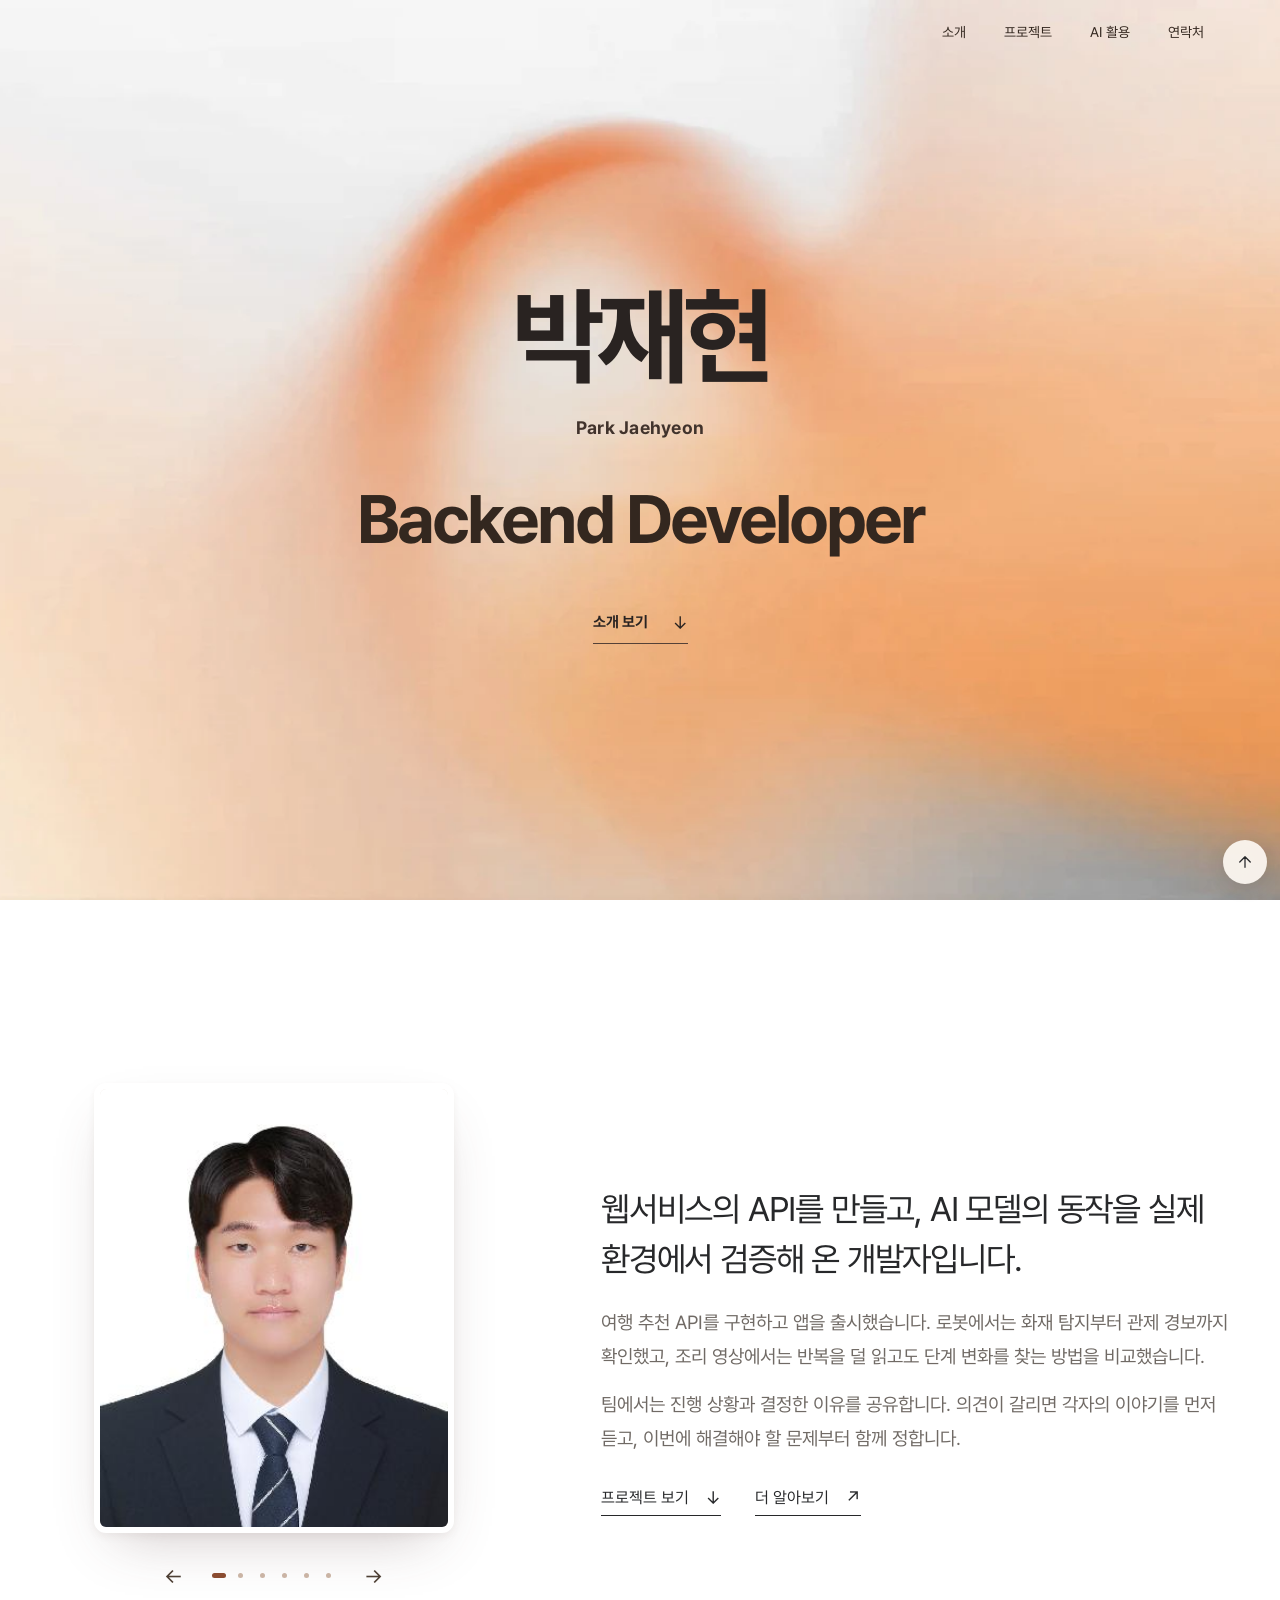
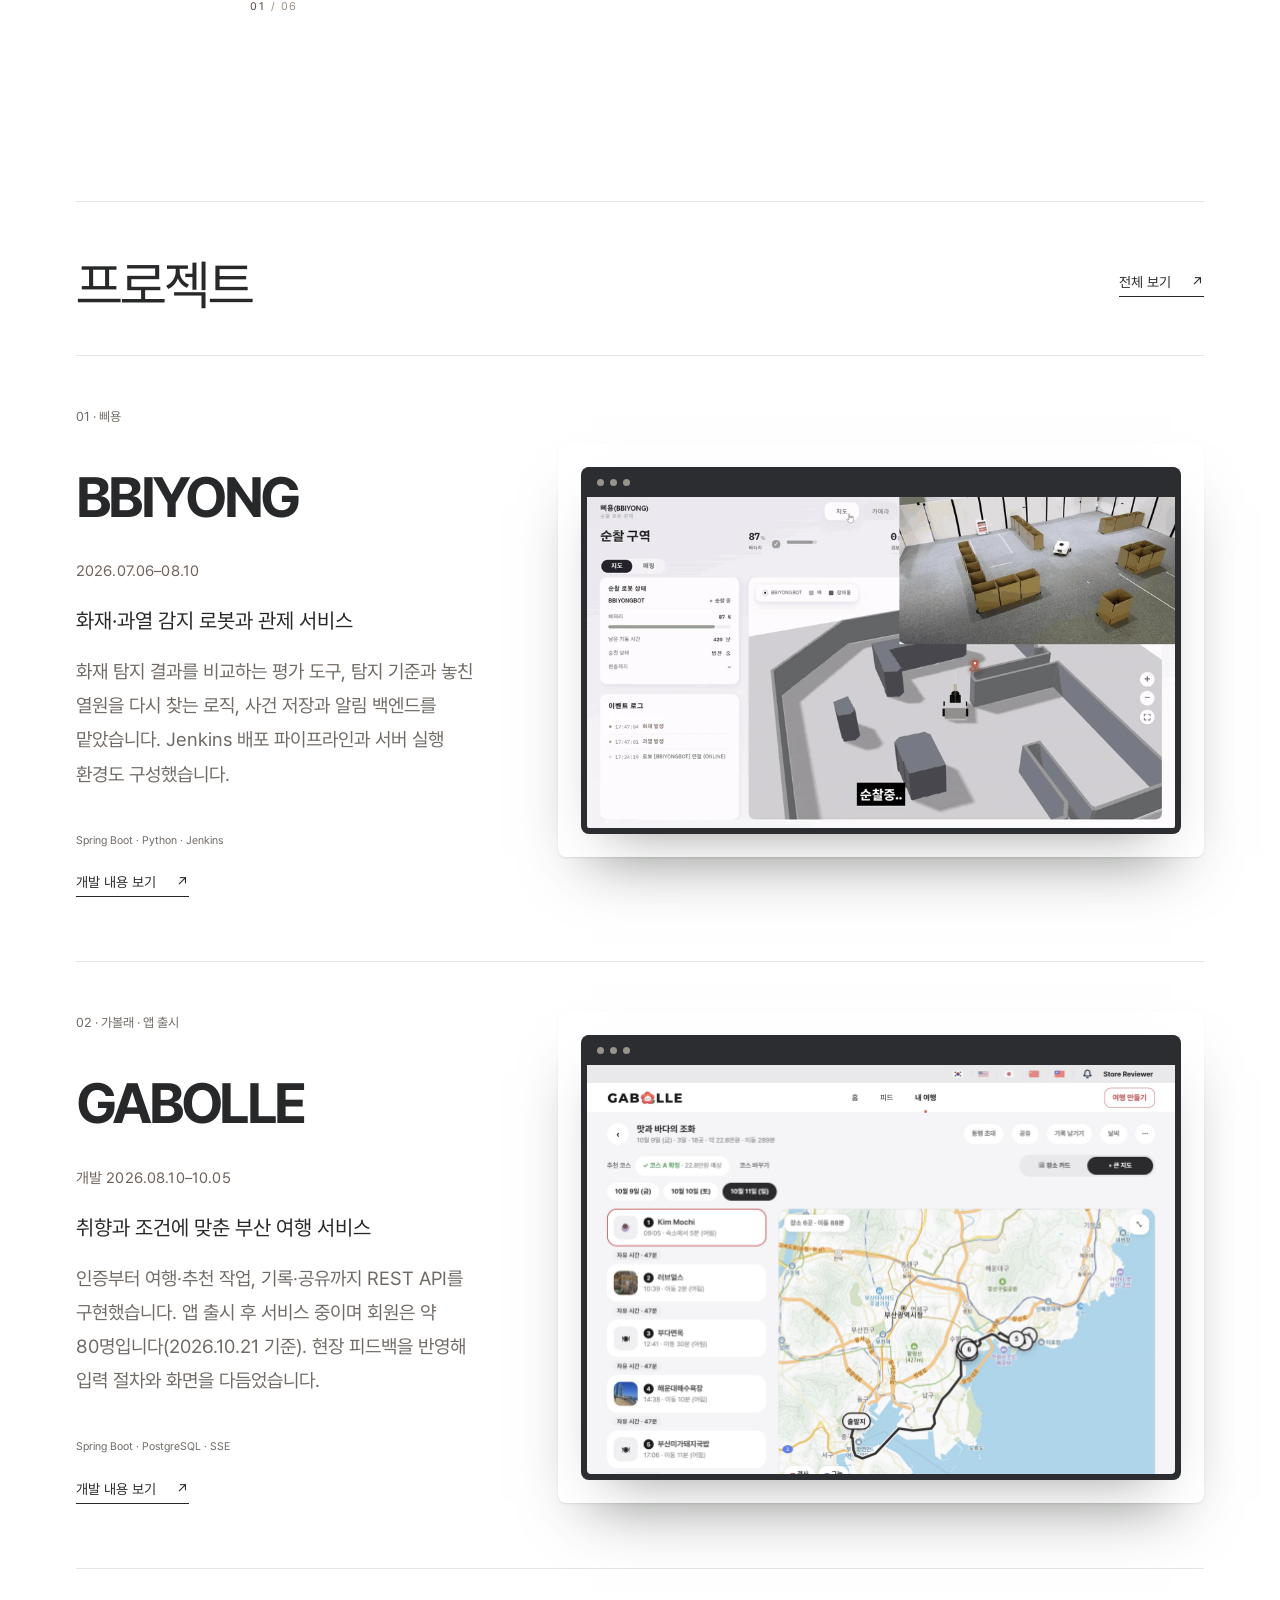
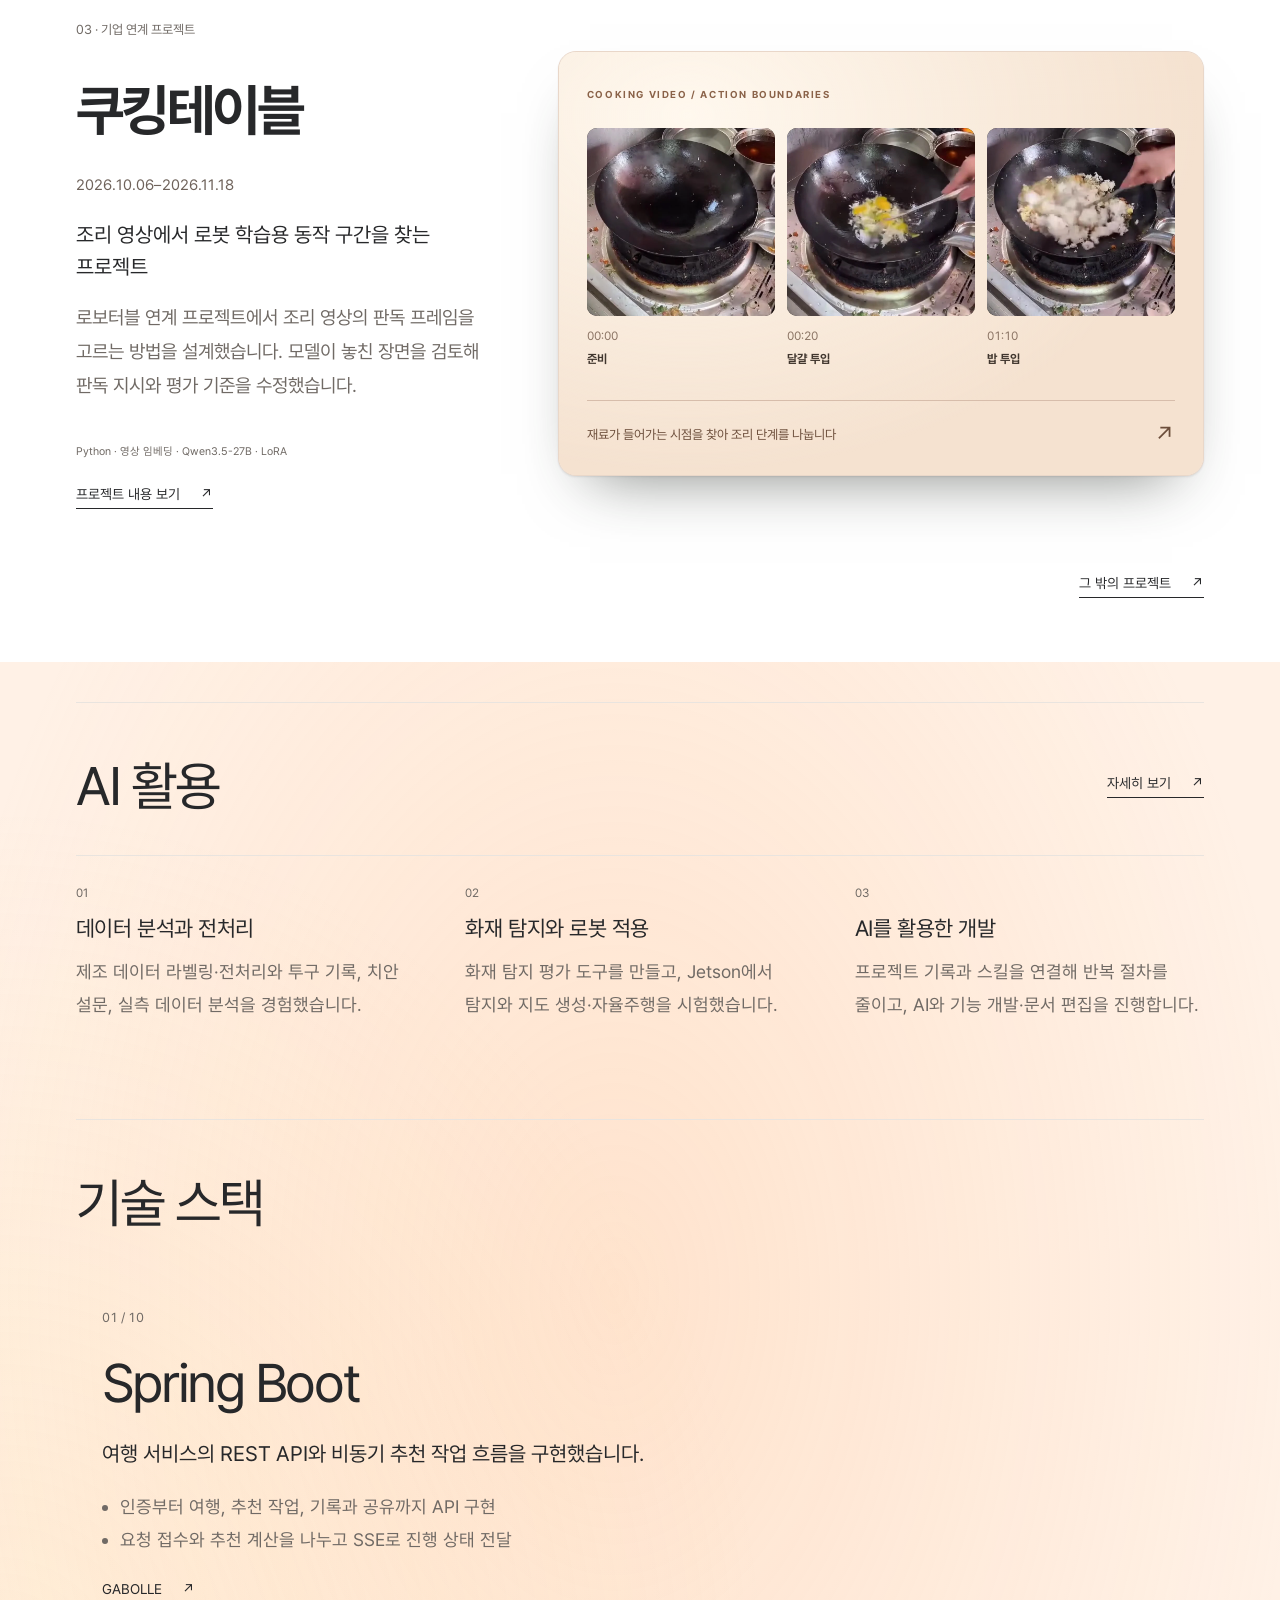
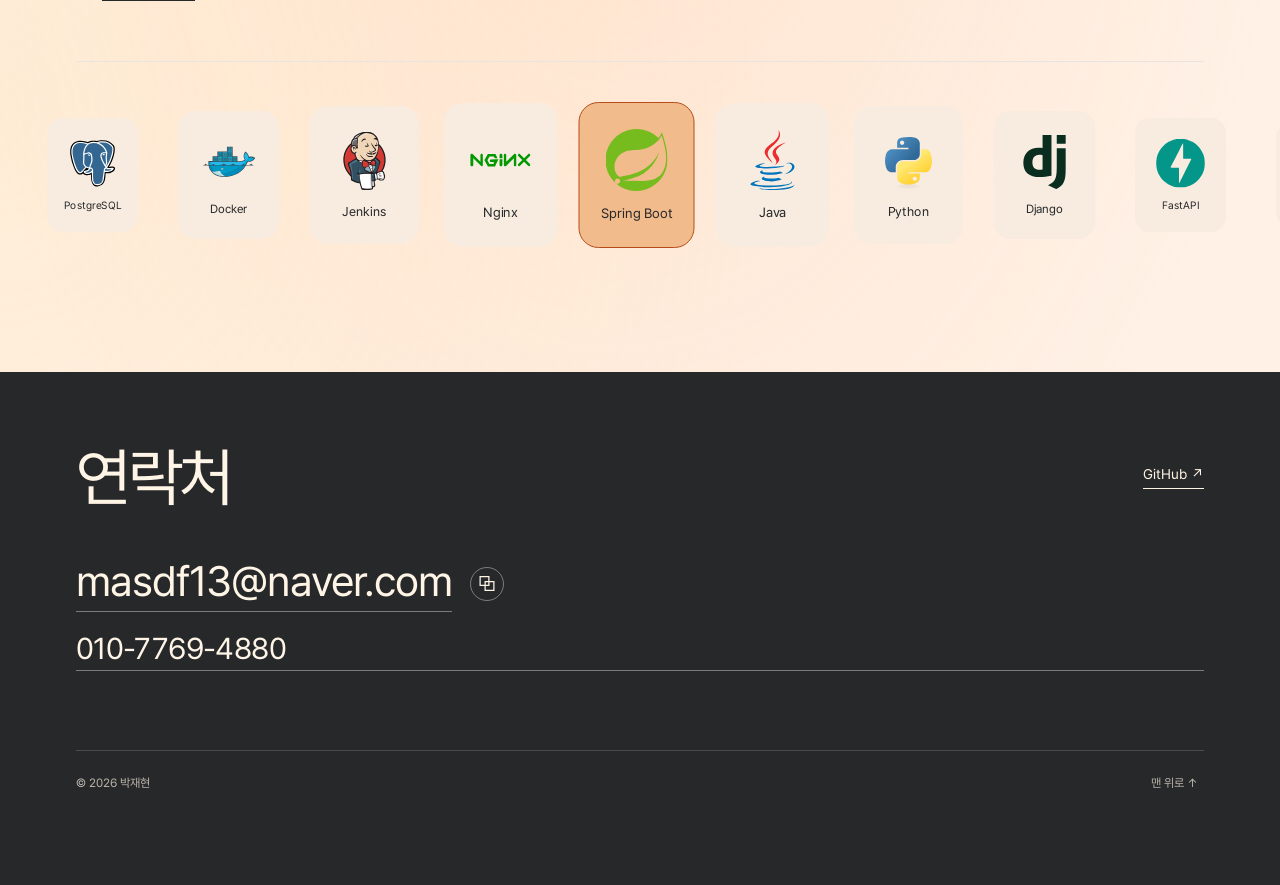
<file: index.html>
<!doctype html>
<html lang="ko">
<head>
<meta charset="utf-8">
<meta name="viewport" content="width=device-width,initial-scale=1">
<meta name="theme-color" content="#FFFFFF">
<title>박재현 - 신입 개발자 포트폴리오</title>
<meta name="description" content="데이터 분석, AI와 웹서비스 개발을 경험한 신입 개발자 박재현의 포트폴리오.">
<meta property="og:title" content="박재현 - 신입 개발자 포트폴리오">
<meta property="og:description" content="데이터 분석, AI와 웹서비스 개발을 경험한 신입 개발자 박재현의 포트폴리오.">
<meta property="og:type" content="website">
<meta property="og:image" content="https://durian98.github.io/assets/portrait.webp">
<link rel="preload" href="assets/hero-reference-poster.webp?v=8dea8426" as="image" fetchpriority="high">
<link rel="preload" href="assets/fonts/Pretendard-Regular.woff2?v=9544bf46" as="font" type="font/woff2" crossorigin>
<link rel="icon" href="favicon.svg" type="image/svg+xml">
<script src="app.js?v=87512a7f" defer>
</script>
<script src="media-playback.js?v=0217169f" defer></script>
<script src="intro-gallery.js?v=da1d9aaf" defer></script>
<script src="portfolio-v6.js?v=b88d1683" defer></script>
<script src="page-navigation.js?v=abc9b69f" defer></script>
<link rel="stylesheet" href="site.css?v=1997b5c1">
</head>
<body class="home">
<a class="skip-link" href="#main">본문으로 바로가기</a>
<div class="reading-progress" aria-hidden="true"></div>
<header class="site-header">
<button class="menu-toggle" aria-expanded="false" aria-controls="site-nav">메뉴</button>
<nav class="site-nav" id="site-nav" aria-label="주 메뉴">
<a href="about.html">소개</a>
<a href="work.html">프로젝트</a>
<a href="ai.html">AI 활용</a>
<a href="#contact">연락처</a>
</nav>
</header>
<nav class="return-nav" aria-label="페이지 상단 이동">
<button type="button" data-page-top aria-label="페이지 맨 위로" title="맨 위로"><svg viewBox="0 0 24 24" fill="none" stroke="currentColor" stroke-width="1.7" stroke-linecap="round" stroke-linejoin="round" aria-hidden="true"><path d="m5 12 7-7 7 7M12 5v14"/></svg></button>
</nav>
<main id="main">
<section class="hero wrap sculpture-hero">
<div class="hero-film" aria-hidden="true">
<video class="liquid-video hero-folds-video" muted loop playsinline preload="none" poster="assets/hero-reference-poster.webp?v=8dea8426">
<source data-src="assets/hero-reference-mobile.mp4?v=33f3bd35" media="(max-width: 760px)" type="video/mp4">
<source data-src="assets/hero-reference.mp4?v=f388307b" type="video/mp4">
</video></div>
<div class="hero-copy"><div class="hero-identity">
<h1 class="hero-name">박재현<span class="hero-name-en">Park Jaehyeon</span></h1>
<div class="hero-disciplines" aria-label="Backend Developer, AI Engineer, Infra Engineer"><div class="discipline-reel" aria-hidden="true"><span>Backend Developer</span><span>AI Engineer</span><span>Infra Engineer</span><span>Backend Developer</span></div></div>
<a class="text-link hero-cta" href="#intro">소개 보기 <span aria-hidden="true">↓</span></a></div></div>
</section>
<section class="intro-section wrap" id="intro" aria-label="박재현 소개"><div class="intro-inner">
<div class="intro-gallery" role="region" aria-roledescription="carousel" aria-label="박재현 사진" tabindex="0">
<div class="intro-photo-stage"><div class="intro-photo-track"><figure class="intro-slide is-active"><img src="assets/portrait.png" width="320" height="435" alt="박재현 취업사진" loading="lazy" decoding="async"><figcaption>박재현</figcaption></figure><figure hidden class="intro-slide"><img fetchpriority="low" loading="lazy" src="assets/hero-gabolle-stand.webp" srcset="assets/hero-gabolle-stand-800.webp 600w, assets/hero-gabolle-stand.webp 1050w" sizes="(max-width: 760px) 86vw, 360px" width="1050" height="1400" decoding="async" alt="FLY ASIA 창업박람회 GABOLLE 부스에서 서비스를 소개하는 박재현"><figcaption>FLY ASIA 창업박람회</figcaption></figure><figure hidden class="intro-slide" data-photo="trek"><img fetchpriority="low" loading="lazy" src="assets/hero-trek.webp" srcset="assets/hero-trek-800.webp 600w, assets/hero-trek.webp 1050w" sizes="(max-width: 760px) 86vw, 360px" width="1050" height="1400" decoding="async" alt="설산을 배경으로 선 박재현"><figcaption>등산과 여행</figcaption></figure><figure hidden class="intro-slide"><img fetchpriority="low" loading="lazy" src="assets/hero-ssafy.webp" srcset="assets/hero-ssafy-800.webp 800w, assets/hero-ssafy.webp 1400w" sizes="(max-width: 760px) 86vw, 360px" width="1400" height="1050" decoding="async" alt="SSAFY 조형물 앞에서 하트 포즈를 한 박재현"><figcaption>삼성청년SW·AI아카데미</figcaption></figure><figure hidden class="intro-slide"><img fetchpriority="low" loading="lazy" src="assets/hero-travel.webp" srcset="assets/hero-travel-800.webp 800w, assets/hero-travel.webp 1400w" sizes="(max-width: 760px) 86vw, 360px" width="1400" height="1050" decoding="async" alt="화산 호수를 배경으로 웃는 박재현"><figcaption>탐험</figcaption></figure><figure hidden class="intro-slide"><img fetchpriority="low" loading="lazy" src="assets/hero-gabolle-qr.webp" srcset="assets/hero-gabolle-qr-800.webp 600w, assets/hero-gabolle-qr.webp 1050w" sizes="(max-width: 760px) 86vw, 360px" width="1050" height="1400" decoding="async" alt="GABOLLE 앱 QR 안내판을 든 박재현"><figcaption>GABOLLE 앱 출시</figcaption></figure></div></div>
<div class="intro-photo-controls"><button class="photo-prev" type="button" aria-label="이전 사진">←</button><div class="intro-photo-dots"><button type="button" data-photo-index="0" aria-label="박재현" aria-current="true"><span></span></button><button type="button" data-photo-index="1" aria-label="FLY ASIA 창업박람회"><span></span></button><button type="button" data-photo-index="2" aria-label="등산과 여행"><span></span></button><button type="button" data-photo-index="3" aria-label="삼성청년SW·AI아카데미"><span></span></button><button type="button" data-photo-index="4" aria-label="탐험"><span></span></button><button type="button" data-photo-index="5" aria-label="GABOLLE 앱 출시"><span></span></button></div><button class="photo-next" type="button" aria-label="다음 사진">→</button></div>
<p class="intro-photo-count" aria-live="polite"><span>01</span> / 06</p>
</div>
<div class="intro-copy"><h2 class="intro-lead">웹서비스의 API를 만들고, AI 모델의 동작을 실제 환경에서 검증해 온 개발자입니다.</h2>
<p class="intro-body">여행 추천 API를 구현하고 앱을 출시했습니다. 로봇에서는 화재 탐지부터 관제 경보까지 확인했고, 조리 영상에서는 반복을 덜 읽고도 단계 변화를 찾는 방법을 비교했습니다.</p>
<p class="intro-body">팀에서는 진행 상황과 결정한 이유를 공유합니다. 의견이 갈리면 각자의 이야기를 먼저 듣고, 이번에 해결해야 할 문제부터 함께 정합니다.</p>
<div class="intro-links"><a class="text-link" href="#selected-work">프로젝트 보기 <span aria-hidden="true">↓</span></a><a class="text-link" href="about.html">더 알아보기 <span aria-hidden="true">↗</span></a></div>
</div></div></section>

<section class="wrap" id="selected-work">
<div class="section-heading reveal">
<h2>프로젝트</h2>
<a class="text-link" href="work.html">전체 보기 <span aria-hidden="true">↗</span>
</a>
</div>
<article class="work-feature bbiyong reveal">
<div class="work-copy">
<span class="work-number">01 · 삐용</span>
<h3>
<a href="bbiyong.html">BBIYONG</a>
</h3>
<p class="project-period"><time datetime="2026-07-06">2026.07.06</time>–08.10</p>
<p class="work-subtitle">화재·과열 감지 로봇과 관제 서비스</p>
<p class="work-description">화재 탐지 결과를 비교하는 평가 도구, 탐지 기준과 놓친 열원을 다시 찾는 로직, 사건 저장과 알림 백엔드를 맡았습니다. Jenkins 배포 파이프라인과 서버 실행 환경도 구성했습니다.</p>
<div class="work-meta">
<span>Spring Boot · Python · Jenkins</span>

</div>
<a class="text-link work-open" href="bbiyong.html">개발 내용 보기 <span aria-hidden="true">↗</span>
</a>
</div>
<div class="work-visual"><div class="browser-frame"><div class="browser-chrome" aria-hidden="true"><i></i><i></i><i></i></div><div class="motion-media" role="img" aria-label="BBIYONG 과열 감지와 관제 경보 시연">
<video class="demo-video" muted loop playsinline preload="none" poster="assets/bbiyong-demo-poster.webp" width="860" height="484" aria-hidden="true" tabindex="-1"><source data-src="assets/bbiyong-demo.mp4?v=1f553717" type="video/mp4"></video>
<noscript><span class="motion-static-note">정지 화면</span></noscript>
</div></div><a class="visual-link" href="bbiyong.html" aria-label="BBIYONG 개발 내용 보기"><span class="visual-hover" aria-hidden="true"><strong>BBIYONG</strong><span>화재·과열 감지와 관제 경보 · 시연</span></span></a></div>
</article>
<article class="work-feature gabolle reveal">
<div class="work-copy">
<span class="work-number">02 · 가볼래 · 앱 출시</span>
<h3>
<a href="gabolle.html">GABOLLE</a>
</h3>
<p class="project-period">개발 <time datetime="2026-08-10">2026.08.10</time>–10.05</p>
<p class="work-subtitle">취향과 조건에 맞춘 부산 여행 서비스</p>
<p class="work-description">인증부터 여행·추천 작업, 기록·공유까지 REST API를 구현했습니다. 앱 출시 후 서비스 중이며 회원은 약 80명입니다(2026.10.21 기준). 현장 피드백을 반영해 입력 절차와 화면을 다듬었습니다.</p>
<div class="work-meta">
<span>Spring Boot · PostgreSQL · SSE</span>

</div>
<a class="text-link work-open" href="gabolle.html">개발 내용 보기 <span aria-hidden="true">↗</span>
</a>
</div>
<div class="work-visual"><div class="browser-frame"><div class="browser-chrome" aria-hidden="true"><i></i><i></i><i></i></div><img src="assets/gabolle-map.jpg" width="2360" height="1640" alt="여행 일정과 방문 순서를 지도에 표시한 GABOLLE 화면" loading="lazy"></div><a class="visual-link" href="gabolle.html" aria-label="GABOLLE 개발 내용 보기"><span class="visual-hover" aria-hidden="true"><strong>GABOLLE</strong><span>여행 일정과 방문 순서를 보여주는 지도</span></span></a></div>
</article>
<article class="work-feature research reveal" id="vlm">
<div class="work-copy">
<span class="work-number">03 · 기업 연계 프로젝트</span>
<h3><a href="vlm.html">쿠킹테이블</a></h3>
<p class="project-period"><time datetime="2026-10-06">2026.10.06</time>–<time datetime="2026-11-18">2026.11.18</time></p>
<p class="work-subtitle">조리 영상에서 로봇 학습용 동작 구간을 찾는 프로젝트</p>
<p class="work-description">로보터블 연계 프로젝트에서 조리 영상의 판독 프레임을 고르는 방법을 설계했습니다. 모델이 놓친 장면을 검토해 판독 지시와 평가 기준을 수정했습니다.</p>
<div class="work-meta"><span>Python · 영상 임베딩 · Qwen3.5-27B · LoRA</span></div>
<a class="text-link work-open" href="vlm.html">프로젝트 내용 보기 <span aria-hidden="true">↗</span></a>
</div>
<div class="work-visual research-visual"><div class="pipeline-preview"><span class="preview-label">COOKING VIDEO / ACTION BOUNDARIES</span><div class="preview-frames"><div class="cooking-frame"><img src="assets/cooking-frame-15.webp" width="720" height="720" alt="준비 장면" loading="lazy"><div class="frame-label"><span>00:00</span><strong>준비</strong></div></div><div class="cooking-frame"><img src="assets/cooking-frame-17.webp" width="720" height="720" alt="달걀 투입 장면" loading="lazy"><div class="frame-label"><span>00:20</span><strong>달걀 투입</strong></div></div><div class="cooking-frame"><img src="assets/cooking-frame-19.webp" width="720" height="720" alt="밥 투입 장면" loading="lazy"><div class="frame-label"><span>01:10</span><strong>밥 투입</strong></div></div></div><div class="preview-bottom"><span>재료가 들어가는 시점을 찾아 조리 단계를 나눕니다</span><span aria-hidden="true">↗</span></div></div><a class="visual-link" href="vlm.html" aria-label="쿠킹테이블 프로젝트 내용 보기"><span class="visual-hover" aria-hidden="true"><strong>COOKING VIDEO PIPELINE</strong><span>조리 단계 분석부터 레시피 카드까지</span></span></a></div>
</article>
<div class="more-work">
<a class="text-link" href="work.html#more">그 밖의 프로젝트 <span aria-hidden="true">↗</span>
</a>
</div>
</section>
<div class="chapter-band chapter-band--tools">
<section class="ai-section wrap reveal" id="ai" aria-labelledby="ai-heading">
<div class="section-heading"><h2 id="ai-heading">AI 활용</h2><a class="text-link" href="ai.html">자세히 보기 <span aria-hidden="true">↗</span></a></div>
<div class="ai-points">
<article><span class="ai-num">01</span><h3>데이터 분석과 전처리</h3><p>제조 데이터 라벨링·전처리와 투구 기록, 치안 설문, 실측 데이터 분석을 경험했습니다.</p></article>
<article><span class="ai-num">02</span><h3>화재 탐지와 로봇 적용</h3><p>화재 탐지 평가 도구를 만들고, Jetson에서 탐지와 지도 생성·자율주행을 시험했습니다.</p></article>
<article><span class="ai-num">03</span><h3>AI를 활용한 개발</h3><p>프로젝트 기록과 스킬을 연결해 반복 절차를 줄이고, AI와 기능 개발·문서 편집을 진행합니다.</p></article>
</div>
</section>
<section class="skills wrap" id="skills" aria-labelledby="skills-heading">
<div class="section-heading"><h2 id="skills-heading">기술 스택</h2></div>
<div class="skills-inner"><div class="skill-panels"><article class="skill-panel" id="skill-panel-spring" aria-labelledby="skill-tab-spring">
<p class="skill-index">01 / 10</p><h3>Spring Boot</h3><p class="skill-lead">여행 서비스의 REST API와 비동기 추천 작업 흐름을 구현했습니다.</p>
<ul><li>인증부터 여행, 추천 작업, 기록과 공유까지 API 구현</li><li>요청 접수와 추천 계산을 나누고 SSE로 진행 상태 전달</li></ul>
<div class="skill-projects"><a class="text-link" href="gabolle.html">GABOLLE <span aria-hidden="true">↗</span></a></div></article><article class="skill-panel" id="skill-panel-java" aria-labelledby="skill-tab-java">
<p class="skill-index">02 / 10</p><h3>Java</h3><p class="skill-lead">인증, 여행과 사건 처리에 필요한 서버 로직을 작성했습니다.</p>
<ul><li>GABOLLE의 사용자와 여행, 추천 작업 상태 처리</li><li>BBIYONG의 사건 저장과 알림 재시도 처리</li></ul>
<div class="skill-projects"><a class="text-link" href="gabolle.html">GABOLLE <span aria-hidden="true">↗</span></a><a class="text-link" href="bbiyong.html">BBIYONG <span aria-hidden="true">↗</span></a></div></article><article class="skill-panel" id="skill-panel-python" aria-labelledby="skill-tab-python">
<p class="skill-index">03 / 10</p><h3>Python</h3><p class="skill-lead">모델을 학습하고 평가하며 로봇의 화재 탐지 조건을 비교했습니다.</p>
<ul><li>화재 탐지 평가 도구, 탐지 기준과 놓친 열원을 다시 찾는 로직 개발</li><li>ONNX·TensorRT 모델 변환과 실기기 시험</li></ul>
<div class="skill-projects"><a class="text-link" href="bbiyong.html">BBIYONG <span aria-hidden="true">↗</span></a></div></article><article class="skill-panel" id="skill-panel-django" aria-labelledby="skill-tab-django">
<p class="skill-index">04 / 10</p><h3>Django</h3><p class="skill-lead">도서 추천과 창작 지원 서비스의 웹 API를 구현했습니다.</p>
<ul><li>도서와 사용자 정보를 저장하고 조회하는 API 개발</li><li>별도 AI 서버와 연결해 창작 지원 기능 제공</li></ul>
<div class="skill-projects"><a class="text-link" href="work.html#more">Arctic <span aria-hidden="true">↗</span></a></div></article><article class="skill-panel" id="skill-panel-fastapi" aria-labelledby="skill-tab-fastapi">
<p class="skill-index">05 / 10</p><h3>FastAPI</h3><p class="skill-lead">AI 기능을 별도 서버로 나누고 웹 서버와 연결했습니다.</p>
<ul><li>Arctic의 AI 기능을 처리하는 서버 구성</li><li>Django와 내부 HTTP 요청으로 기능 연동</li></ul>
<div class="skill-projects"><a class="text-link" href="work.html#more">Arctic <span aria-hidden="true">↗</span></a></div></article><article class="skill-panel" id="skill-panel-mysql" aria-labelledby="skill-tab-mysql">
<p class="skill-index">06 / 10</p><h3>MySQL</h3><p class="skill-lead">경보가 중복 도착해도 사건이 한 번만 저장되도록 처리했습니다.</p>
<ul><li>경보 번호의 unique 제약으로 최종 중복 저장 방어</li><li>로컬 동시 저장 시험에서 실제 DB 행 수 확인</li></ul>
<div class="skill-projects"><a class="text-link" href="bbiyong.html">BBIYONG <span aria-hidden="true">↗</span></a></div></article><article class="skill-panel" id="skill-panel-postgresql" aria-labelledby="skill-tab-postgresql">
<p class="skill-index">07 / 10</p><h3>PostgreSQL</h3><p class="skill-lead">여행과 추천 작업의 상태, 결과를 저장하고 조회했습니다.</p>
<ul><li>GABOLLE의 사용자와 여행 데이터 저장</li><li>작업 번호로 진행 상태와 추천 결과 조회 연결</li></ul>
<div class="skill-projects"><a class="text-link" href="gabolle.html">GABOLLE <span aria-hidden="true">↗</span></a></div></article><article class="skill-panel" id="skill-panel-docker" aria-labelledby="skill-tab-docker">
<p class="skill-index">08 / 10</p><h3>Docker</h3><p class="skill-lead">서비스를 실행할 환경을 컨테이너로 구성했습니다.</p>
<ul><li>BBIYONG의 EC2 실행 환경과 Docker Compose 구성</li><li>서버 준비 상태를 확인하는 배포 흐름 연결</li></ul>
<div class="skill-projects"><a class="text-link" href="bbiyong.html">BBIYONG <span aria-hidden="true">↗</span></a></div></article><article class="skill-panel" id="skill-panel-jenkins" aria-labelledby="skill-tab-jenkins">
<p class="skill-index">09 / 10</p><h3>Jenkins</h3><p class="skill-lead">MR 검증과 개발 브랜치 병합 후 배포를 자동화했습니다.</p>
<ul><li>임시 MySQL을 사용한 빌드와 테스트 구성</li><li>병합 후 변경된 파트만 배포하도록 파이프라인 분리</li></ul>
<div class="skill-projects"><a class="text-link" href="bbiyong.html">BBIYONG <span aria-hidden="true">↗</span></a></div></article><article class="skill-panel" id="skill-panel-nginx" aria-labelledby="skill-tab-nginx">
<p class="skill-index">10 / 10</p><h3>Nginx</h3><p class="skill-lead">서비스 요청을 연결하고 HTTPS 실행 환경을 구성했습니다.</p>
<ul><li>EC2의 서비스 라우팅과 HTTPS 설정</li><li>로봇과 서버 사이 WebSocket 연결을 위한 프록시 구성</li></ul>
<div class="skill-projects"><a class="text-link" href="bbiyong.html">BBIYONG <span aria-hidden="true">↗</span></a></div></article></div>
<div class="skill-dock"><div class="skill-track" aria-label="사용 기술 선택"><button type="button" class="skill-tab" id="skill-tab-spring" data-skill="spring" aria-controls="skill-panel-spring"><img src="assets/icons/spring.svg" width="54" height="54" alt=""><span>Spring Boot</span></button><button type="button" class="skill-tab" id="skill-tab-java" data-skill="java" aria-controls="skill-panel-java"><img src="assets/icons/java.svg" width="54" height="54" alt=""><span>Java</span></button><button type="button" class="skill-tab" id="skill-tab-python" data-skill="python" aria-controls="skill-panel-python"><img src="assets/icons/python.svg" width="54" height="54" alt=""><span>Python</span></button><button type="button" class="skill-tab" id="skill-tab-django" data-skill="django" aria-controls="skill-panel-django"><img src="assets/icons/django.svg" width="54" height="54" alt=""><span>Django</span></button><button type="button" class="skill-tab" id="skill-tab-fastapi" data-skill="fastapi" aria-controls="skill-panel-fastapi"><img src="assets/icons/fastapi.svg" width="54" height="54" alt=""><span>FastAPI</span></button><button type="button" class="skill-tab" id="skill-tab-mysql" data-skill="mysql" aria-controls="skill-panel-mysql"><img src="assets/icons/mysql.svg" width="54" height="54" alt=""><span>MySQL</span></button><button type="button" class="skill-tab" id="skill-tab-postgresql" data-skill="postgresql" aria-controls="skill-panel-postgresql"><img src="assets/icons/postgresql.svg" width="54" height="54" alt=""><span>PostgreSQL</span></button><button type="button" class="skill-tab" id="skill-tab-docker" data-skill="docker" aria-controls="skill-panel-docker"><img src="assets/icons/docker.svg" width="54" height="54" alt=""><span>Docker</span></button><button type="button" class="skill-tab" id="skill-tab-jenkins" data-skill="jenkins" aria-controls="skill-panel-jenkins"><img src="assets/icons/jenkins.svg" width="54" height="54" alt=""><span>Jenkins</span></button><button type="button" class="skill-tab" id="skill-tab-nginx" data-skill="nginx" aria-controls="skill-panel-nginx"><img src="assets/icons/nginx.svg" width="54" height="54" alt=""><span>Nginx</span></button></div>
</div></div>
</section>
</div>
</main>
<footer class="contact-section wrap" id="contact">
<div class="contact-top">
<h2>연락처</h2>
<a class="text-link" href="https://github.com/durian98" target="_blank" rel="noopener noreferrer">GitHub ↗</a>
</div>
<div class="contact-links">
<a class="email-link" href="mailto:masdf13@naver.com">masdf13@naver.com</a>
<button class="copy-button" data-copy-email aria-label="이메일 주소 복사">⧉</button>
<a class="phone-link" href="tel:01077694880">010-7769-4880</a>
</div>
<div class="copy-status" role="status" aria-live="polite">
</div>
<div class="footer-bottom">
<span>© 2026 박재현</span>
<button class="back-top" aria-label="페이지 맨 위로">맨 위로 ↑</button>
</div>
</footer>
</body>
</html>
</file>
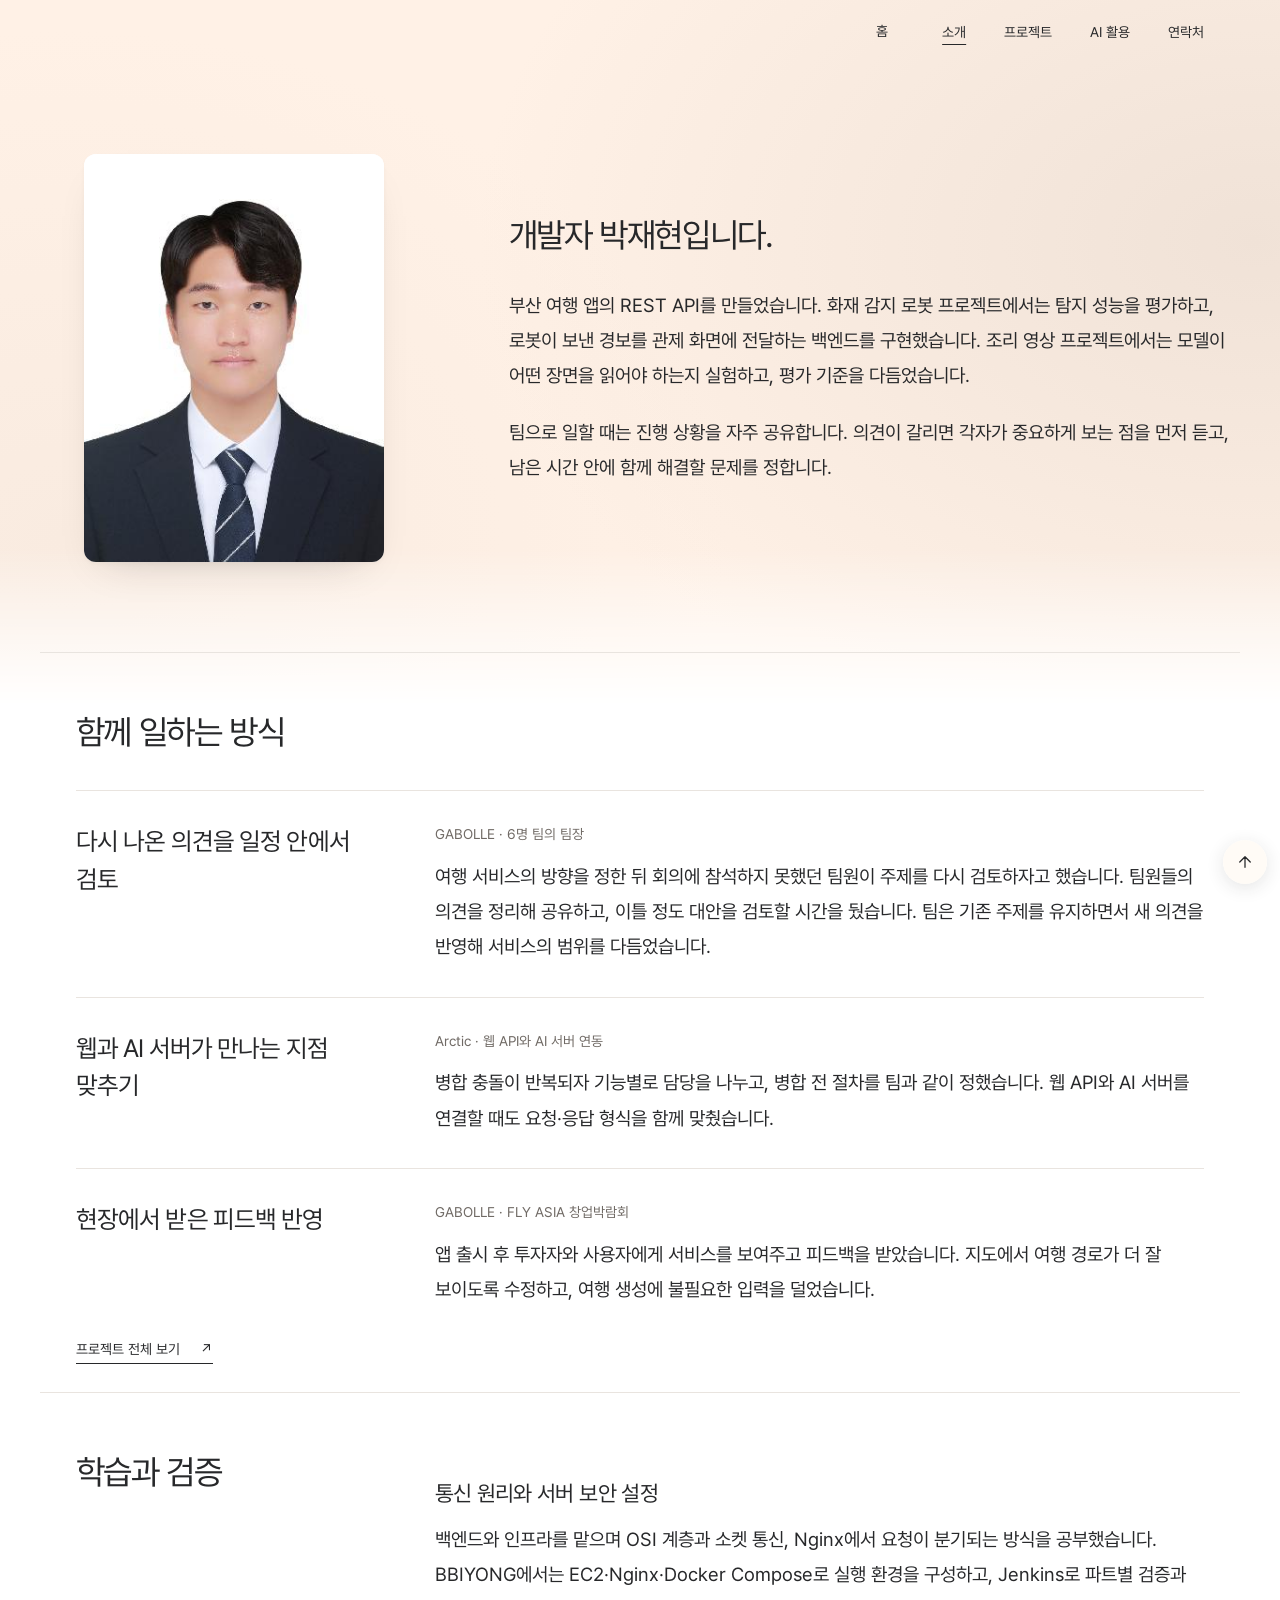
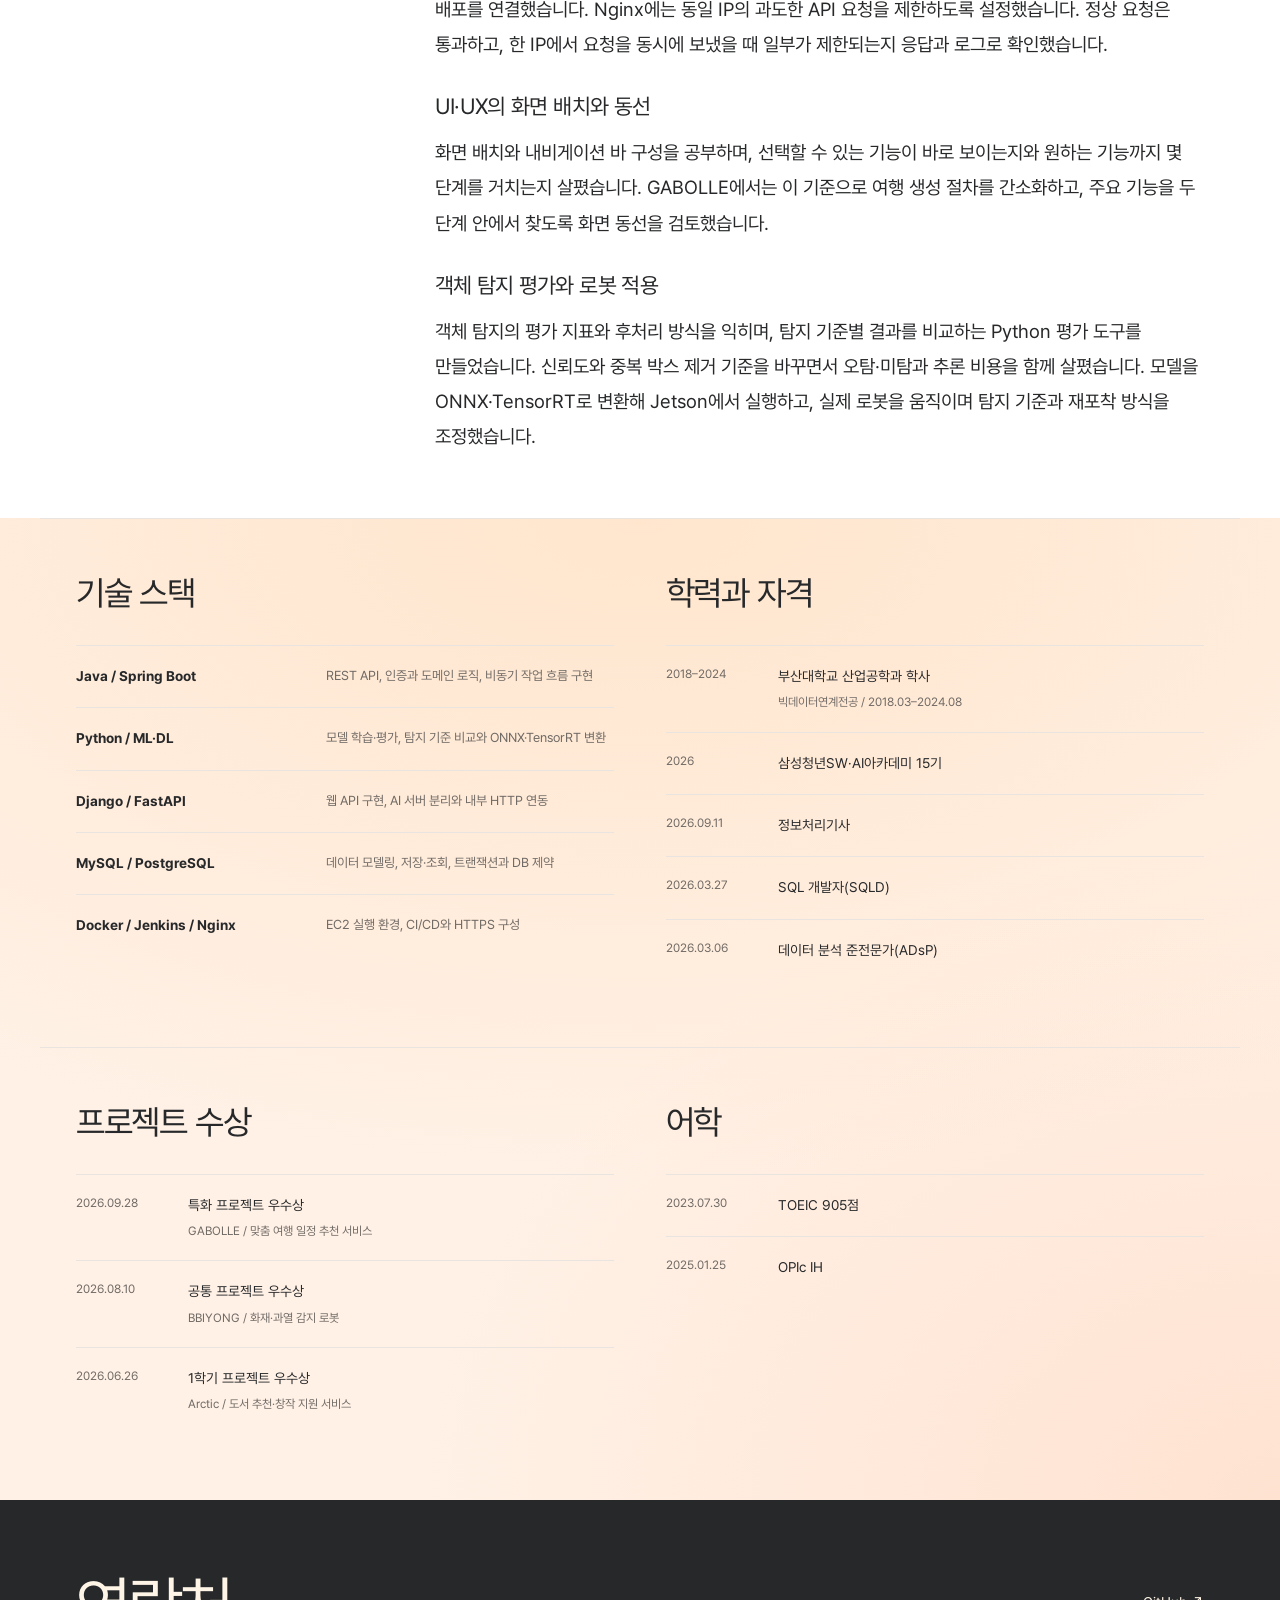
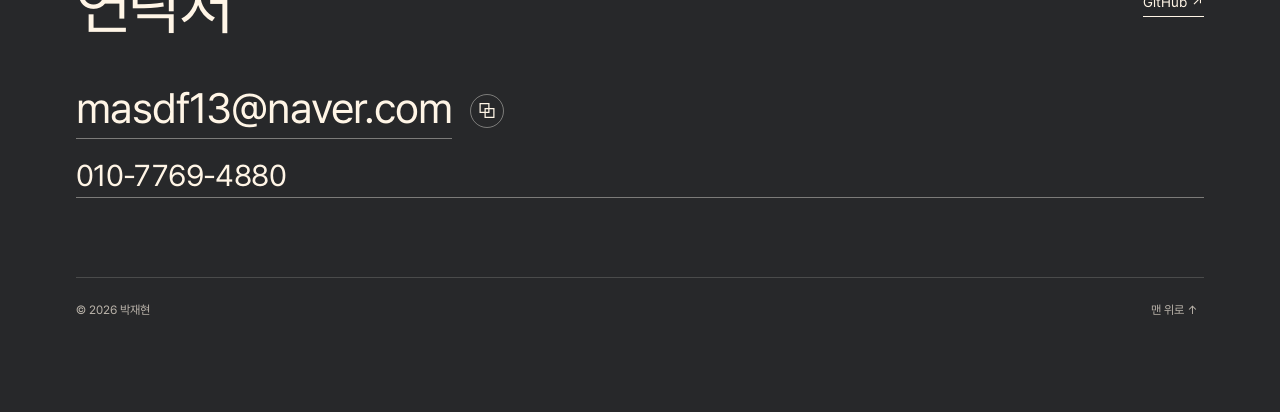
<file: about.html>
<!doctype html>
<html lang="ko">
<head>
<meta charset="utf-8">
<meta name="viewport" content="width=device-width,initial-scale=1">
<meta name="theme-color" content="#FFFFFF">
<title>About — 박재현</title>
<meta name="description" content="개발자 박재현의 소통과 협업 방식, 프로젝트 경험, 기술과 이력.">
<meta property="og:title" content="About — 박재현">
<meta property="og:description" content="개발자 박재현의 소통과 협업 방식, 프로젝트 경험, 기술과 이력.">
<meta property="og:type" content="website">
<meta property="og:image" content="https://durian98.github.io/assets/portrait.webp">
<link rel="preload" href="assets/fonts/Pretendard-Regular.woff2?v=9544bf46" as="font" type="font/woff2" crossorigin>
<link rel="icon" href="favicon.svg" type="image/svg+xml">
<script src="app.js?v=87512a7f" defer>
</script>
<script src="media-playback.js?v=0217169f" defer></script>
<script src="portfolio-v6.js?v=b88d1683" defer></script>
<script src="page-navigation.js?v=abc9b69f" defer></script>
<link rel="stylesheet" href="site.css?v=1997b5c1">
</head>
<body>
<a class="skip-link" href="#main">본문으로 바로가기</a>
<div class="reading-progress" aria-hidden="true"></div>
<header class="site-header">
<button class="menu-toggle" aria-expanded="false" aria-controls="site-nav">메뉴</button>
<nav class="site-nav" id="site-nav" aria-label="주 메뉴">
<a class="header-home" href="index.html" aria-label="홈으로 이동">홈</a>
<a href="about.html" aria-current="page">소개</a>
<a href="work.html">프로젝트</a>
<a href="ai.html">AI 활용</a>
<a href="#contact">연락처</a>
</nav>
</header>
<nav class="return-nav" aria-label="페이지 상단 이동">
<button type="button" data-page-top aria-label="페이지 맨 위로" title="맨 위로"><svg viewBox="0 0 24 24" fill="none" stroke="currentColor" stroke-width="1.7" stroke-linecap="round" stroke-linejoin="round" aria-hidden="true"><path d="m5 12 7-7 7 7M12 5v14"/></svg></button>
</nav>
<main id="main">
<section class="about-hero wrap">
<div class="petal-field green-hero-field" aria-hidden="true"></div>
<div>
<h1 class="about-lead">개발자 박재현입니다.</h1>
<p>부산 여행 앱의 REST API를 만들었습니다. 화재 감지 로봇 프로젝트에서는 탐지 성능을 평가하고, 로봇이 보낸 경보를 관제 화면에 전달하는 백엔드를 구현했습니다. 조리 영상 프로젝트에서는 모델이 어떤 장면을 읽어야 하는지 실험하고, 평가 기준을 다듬었습니다.</p>
<p>팀으로 일할 때는 진행 상황을 자주 공유합니다. 의견이 갈리면 각자가 중요하게 보는 점을 먼저 듣고, 남은 시간 안에 함께 해결할 문제를 정합니다.</p>
</div>
<figure class="about-portrait intro-portrait"><img src="assets/portrait.png" width="320" height="435" alt="박재현 취업사진"></figure>
</section>
<section class="about-collaboration wrap" aria-labelledby="working-together">
<h2 id="working-together">함께 일하는 방식</h2>
<article class="collaboration-entry reveal">
<h3>다시 나온 의견을 일정 안에서 검토</h3>
<div><p class="collaboration-context">GABOLLE · 6명 팀의 팀장</p>
<p>여행 서비스의 방향을 정한 뒤 회의에 참석하지 못했던 팀원이 주제를 다시 검토하자고 했습니다. 팀원들의 의견을 정리해 공유하고, 이틀 정도 대안을 검토할 시간을 뒀습니다. 팀은 기존 주제를 유지하면서 새 의견을 반영해 서비스의 범위를 다듬었습니다.</p></div>
</article>
<article class="collaboration-entry reveal">
<h3>웹과 AI 서버가 만나는 지점 맞추기</h3>
<div><p class="collaboration-context">Arctic · 웹 API와 AI 서버 연동</p>
<p>병합 충돌이 반복되자 기능별로 담당을 나누고, 병합 전 절차를 팀과 같이 정했습니다. 웹 API와 AI 서버를 연결할 때도 요청·응답 형식을 함께 맞췄습니다.</p></div>
</article>
<article class="collaboration-entry reveal">
<h3>현장에서 받은 피드백 반영</h3>
<div><p class="collaboration-context">GABOLLE · FLY ASIA 창업박람회</p>
<p>앱 출시 후 투자자와 사용자에게 서비스를 보여주고 피드백을 받았습니다. 지도에서 여행 경로가 더 잘 보이도록 수정하고, 여행 생성에 불필요한 입력을 덜었습니다.</p>
</div>
</article>
<a class="text-link" href="work.html">프로젝트 전체 보기 <span aria-hidden="true">↗</span></a>
</section>
<section class="about-learning wrap" aria-labelledby="learning-method">
<h2 id="learning-method">학습과 검증</h2>
<div>
<article class="learning-example">
<h3>통신 원리와 서버 보안 설정</h3>
<p>백엔드와 인프라를 맡으며 OSI 계층과 소켓 통신, Nginx에서 요청이 분기되는 방식을 공부했습니다. BBIYONG에서는 EC2·Nginx·Docker Compose로 실행 환경을 구성하고, Jenkins로 파트별 검증과 배포를 연결했습니다. Nginx에는 동일 IP의 과도한 API 요청을 제한하도록 설정했습니다. 정상 요청은 통과하고, 한 IP에서 요청을 동시에 보냈을 때 일부가 제한되는지 응답과 로그로 확인했습니다.</p>
</article>
<article class="learning-example">
<h3>UI·UX의 화면 배치와 동선</h3>
<p>화면 배치와 내비게이션 바 구성을 공부하며, 선택할 수 있는 기능이 바로 보이는지와 원하는 기능까지 몇 단계를 거치는지 살폈습니다. GABOLLE에서는 이 기준으로 여행 생성 절차를 간소화하고, 주요 기능을 두 단계 안에서 찾도록 화면 동선을 검토했습니다.</p>
</article>
<article class="learning-example">
<h3>객체 탐지 평가와 로봇 적용</h3>
<p>객체 탐지의 평가 지표와 후처리 방식을 익히며, 탐지 기준별 결과를 비교하는 Python 평가 도구를 만들었습니다. 신뢰도와 중복 박스 제거 기준을 바꾸면서 오탐·미탐과 추론 비용을 함께 살폈습니다. 모델을 ONNX·TensorRT로 변환해 Jetson에서 실행하고, 실제 로봇을 움직이며 탐지 기준과 재포착 방식을 조정했습니다.</p>
</article>
</div>
</section>
<div class="chapter-band chapter-band--profile">
<section class="about-blocks wrap">
<div class="reveal">
<h2>기술 스택</h2>
<div class="skill-row">
<strong>Java / Spring Boot</strong>
<p>REST API, 인증과 도메인 로직, 비동기 작업 흐름 구현</p>
</div>
<div class="skill-row">
<strong>Python / ML·DL</strong>
<p>모델 학습·평가, 탐지 기준 비교와 ONNX·TensorRT 변환</p>
</div>
<div class="skill-row">
<strong>Django / FastAPI</strong>
<p>웹 API 구현, AI 서버 분리와 내부 HTTP 연동</p>
</div>
<div class="skill-row">
<strong>MySQL / PostgreSQL</strong>
<p>데이터 모델링, 저장·조회, 트랜잭션과 DB 제약</p>
</div>
<div class="skill-row">
<strong>Docker / Jenkins / Nginx</strong>
<p>EC2 실행 환경, CI/CD와 HTTPS 구성</p>
</div>
</div>
<div class="reveal">
<h2>학력과 자격</h2>
<div class="history-row">
<time>2018–2024</time>
<div>부산대학교 산업공학과 학사<small>빅데이터연계전공 / 2018.03–2024.08</small>
</div>
</div>
<div class="history-row">
<time>2026</time>
<div>삼성청년SW·AI아카데미 15기</div>
</div>
<div class="history-row">
<time>2026.09.11</time>
<div>정보처리기사</div>
</div>
<div class="history-row">
<time>2026.03.27</time>
<div>SQL 개발자(SQLD)</div>
</div>
<div class="history-row">
<time>2026.03.06</time>
<div>데이터 분석 준전문가(ADsP)</div>
</div>
</div>
</section>
<section class="about-blocks wrap">
<div class="reveal">
<h2>프로젝트 수상</h2>
<div class="history-row">
<time>2026.09.28</time>
<div>특화 프로젝트 우수상<small>GABOLLE / 맞춤 여행 일정 추천 서비스</small>
</div>
</div>
<div class="history-row">
<time>2026.08.10</time>
<div>공통 프로젝트 우수상<small>BBIYONG / 화재·과열 감지 로봇</small>
</div>
</div>
<div class="history-row">
<time>2026.06.26</time>
<div>1학기 프로젝트 우수상<small>Arctic / 도서 추천·창작 지원 서비스</small>
</div>
</div>
</div>
<div class="reveal">
<h2>어학</h2>
<div class="history-row">
<time>2023.07.30</time>
<div>TOEIC 905점</div>
</div>
<div class="history-row">
<time>2025.01.25</time>
<div>OPIc IH</div>
</div>
</div>
</section>
</div>
</main>
<footer class="contact-section wrap" id="contact">
<div class="contact-top">
<h2>연락처</h2>
<a class="text-link" href="https://github.com/durian98" target="_blank" rel="noopener noreferrer">GitHub ↗</a>
</div>
<div class="contact-links">
<a class="email-link" href="mailto:masdf13@naver.com">masdf13@naver.com</a>
<button class="copy-button" data-copy-email aria-label="이메일 주소 복사">⧉</button>
<a class="phone-link" href="tel:01077694880">010-7769-4880</a>
</div>
<div class="copy-status" role="status" aria-live="polite">
</div>
<div class="footer-bottom">
<span>© 2026 박재현</span>
<button class="back-top" aria-label="페이지 맨 위로">맨 위로 ↑</button>
</div>
</footer>
</body>
</html>
</file>
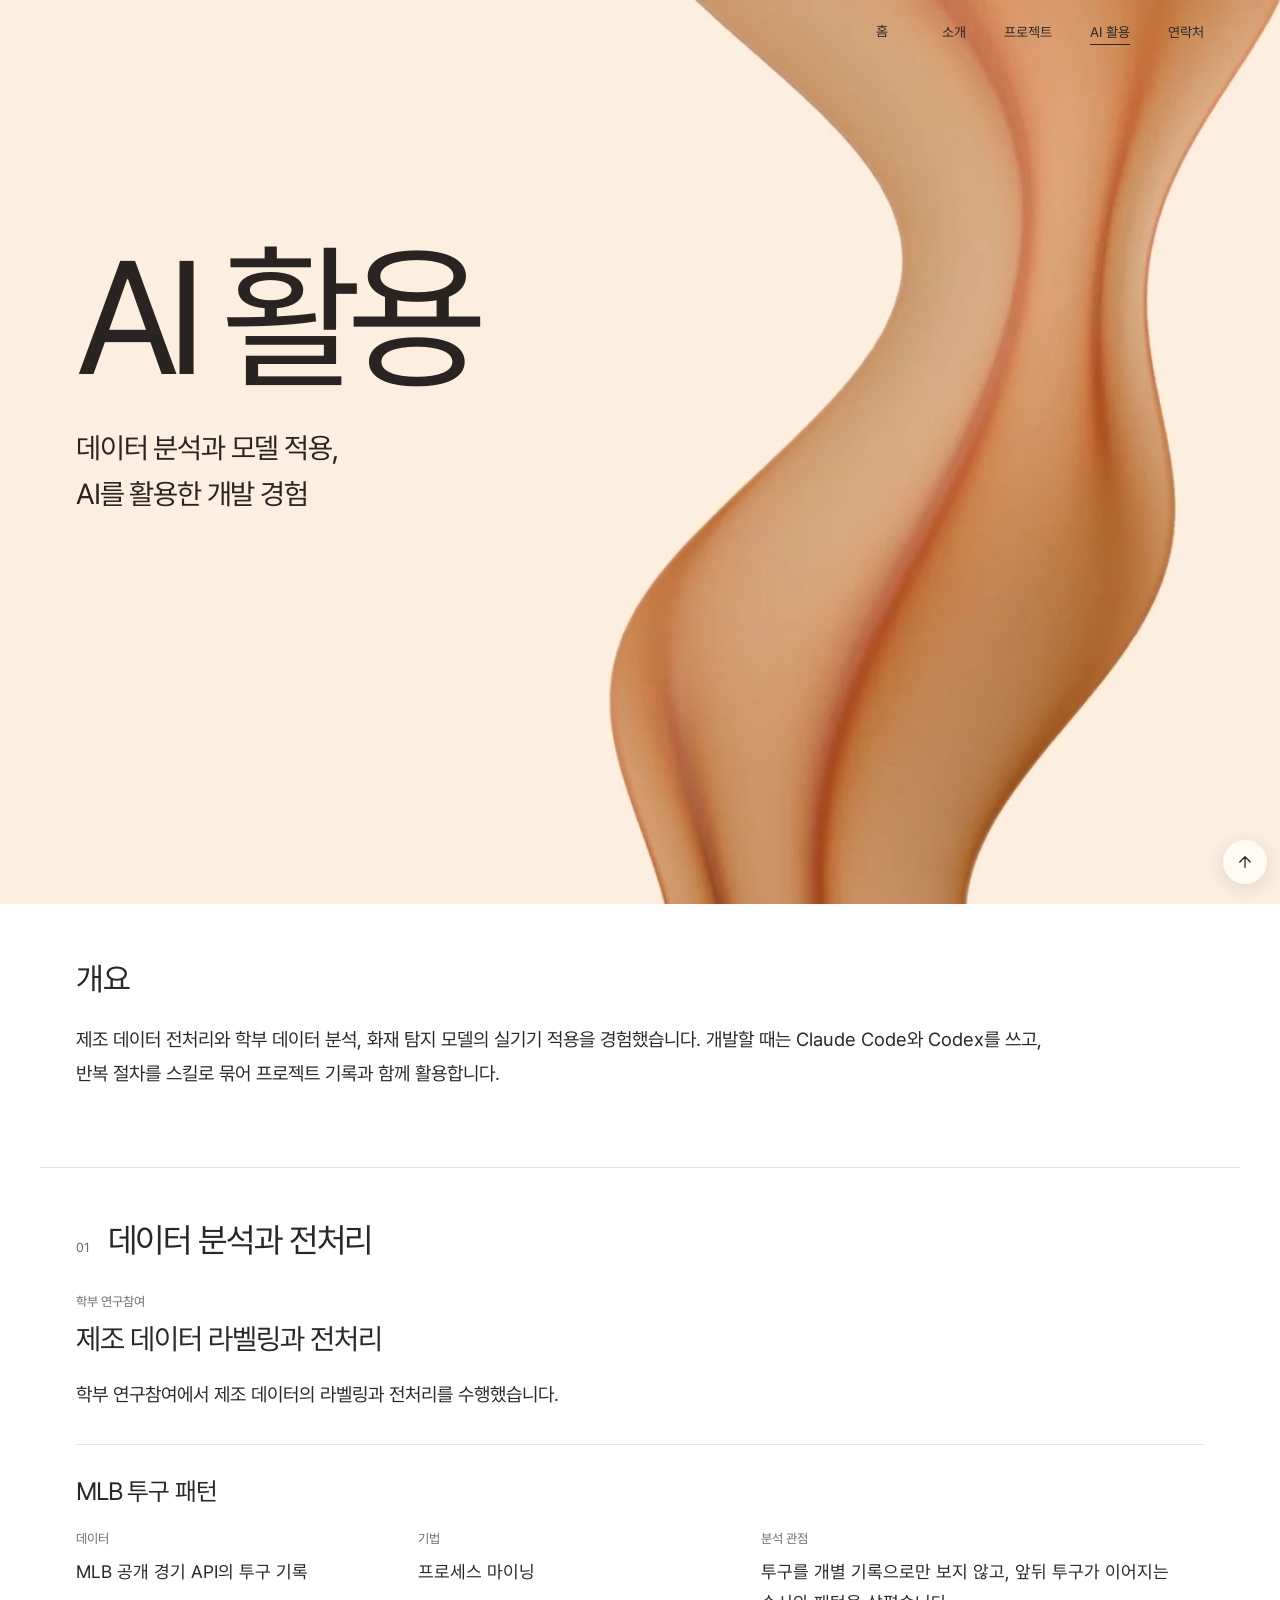
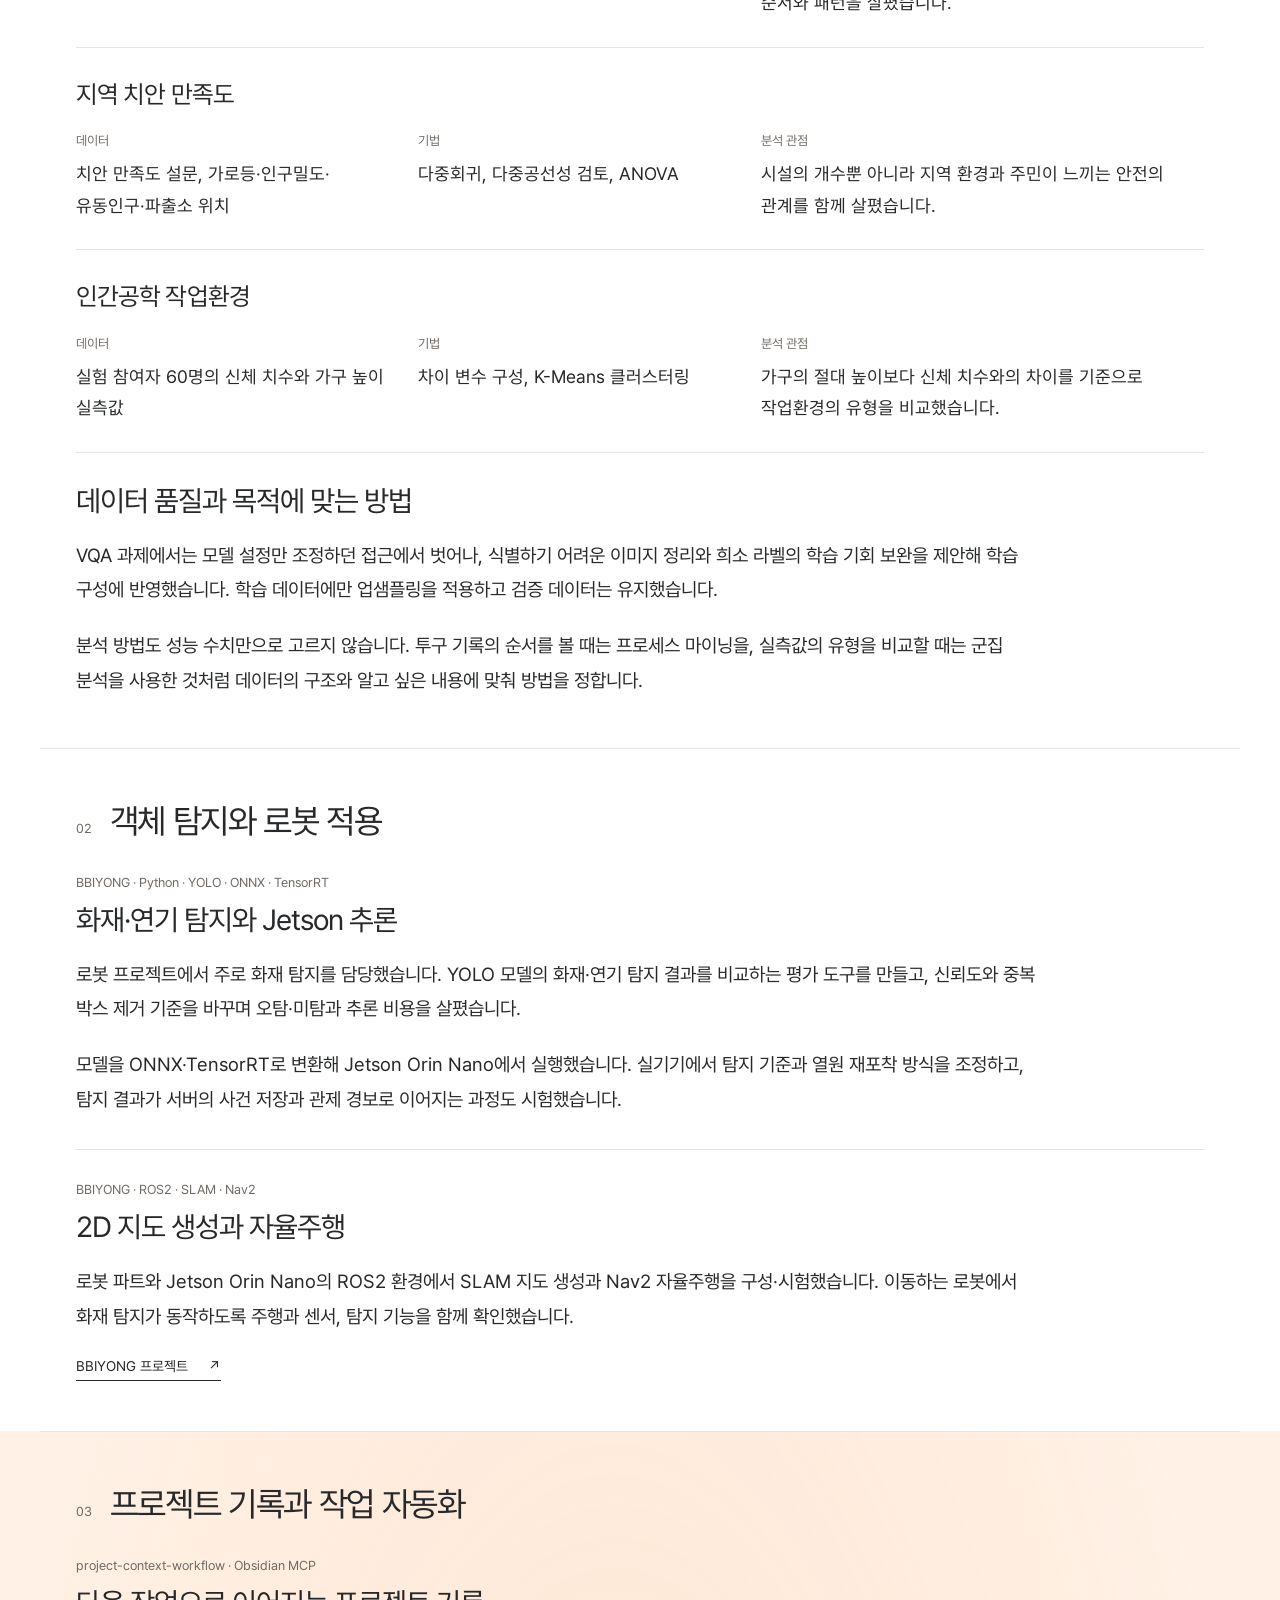
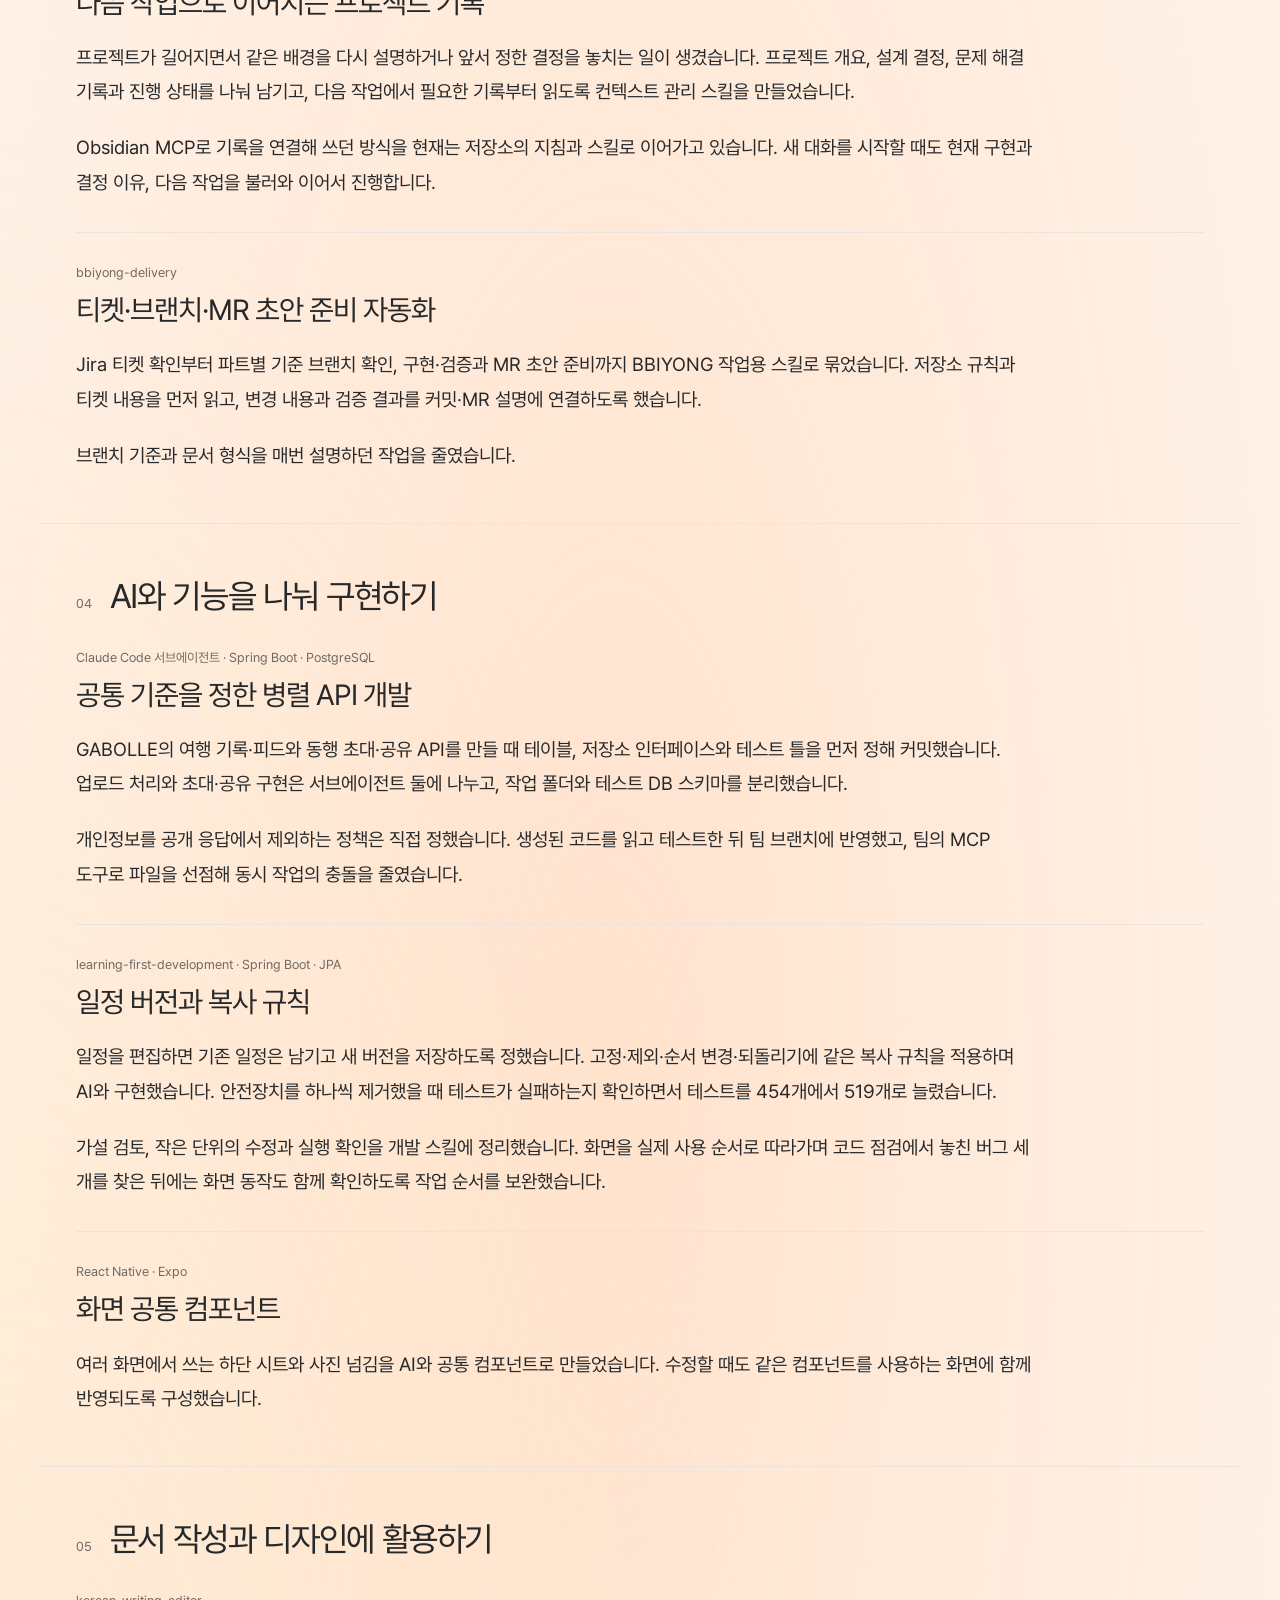
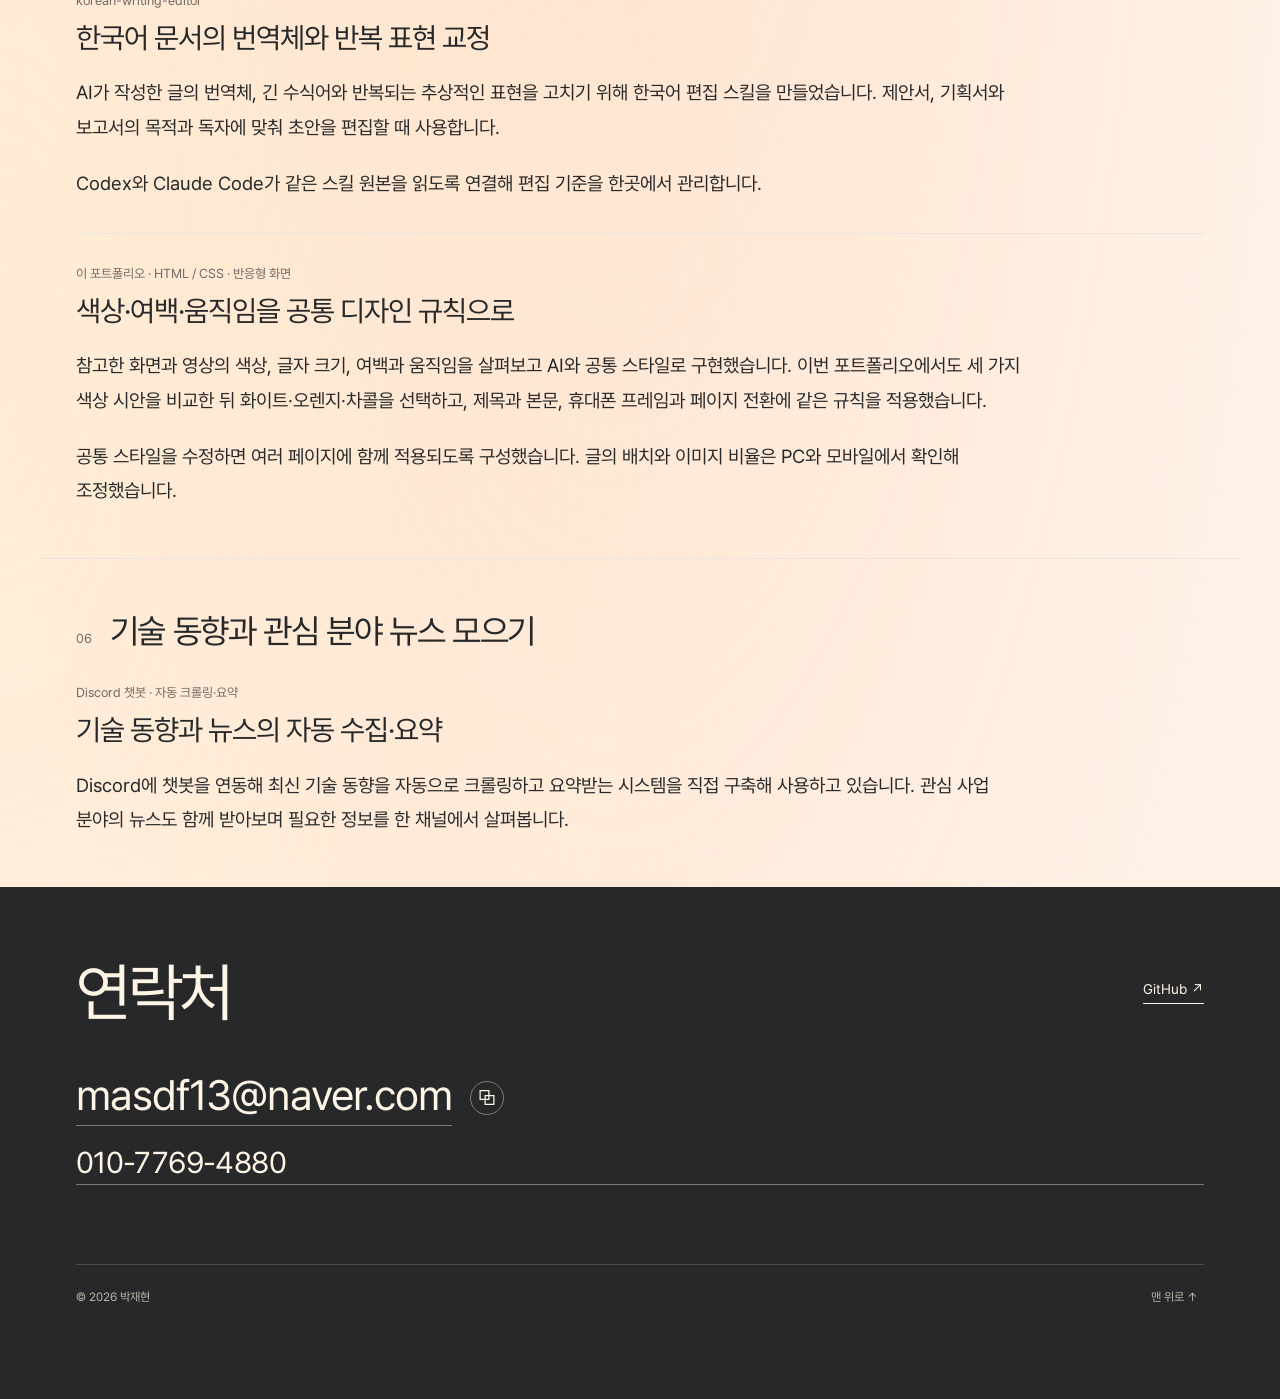
<file: ai-motion-study.html>
<!doctype html>
<html lang="ko">
<head>
<meta charset="utf-8">
<meta name="viewport" content="width=device-width,initial-scale=1">
<meta name="theme-color" content="#FFFFFF">
<title>AI 활용 · 영상 시험안 — 박재현</title>
<meta name="robots" content="noindex,nofollow">
<meta name="description" content="제조 데이터 전처리, 데이터 분석, 화재 탐지와 로봇 적용, AI 도구 활용 경험.">
<meta property="og:title" content="AI 활용 · 영상 시험안 — 박재현">
<meta property="og:description" content="제조 데이터 전처리, 데이터 분석, 화재 탐지와 로봇 적용, AI 도구 활용 경험.">
<meta property="og:type" content="website">
<meta property="og:image" content="https://durian98.github.io/assets/portrait.webp">
<link rel="preload" href="assets/ai-satin-study-poster.webp?v=2ad8522f" as="image" fetchpriority="high">
<link rel="preload" href="assets/fonts/Pretendard-Regular.woff2?v=9544bf46" as="font" type="font/woff2" crossorigin>
<link rel="icon" href="favicon.svg" type="image/svg+xml">
<script src="app.js?v=87512a7f" defer>
</script>
<script src="media-playback.js?v=0217169f" defer></script>
<script src="portfolio-v6.js?v=b88d1683" defer></script>
<script src="page-navigation.js?v=abc9b69f" defer></script>
<link rel="stylesheet" href="site.css?v=1997b5c1">
</head>
<body class="ai-page motion-study">
<a class="skip-link" href="#main">본문으로 바로가기</a>
<div class="reading-progress" aria-hidden="true"></div>
<header class="site-header">
<button class="menu-toggle" aria-expanded="false" aria-controls="site-nav">메뉴</button>
<nav class="site-nav" id="site-nav" aria-label="주 메뉴">
<a class="header-home" href="index.html" aria-label="홈으로 이동">홈</a>
<a href="about.html">소개</a>
<a href="work.html">프로젝트</a>
<a href="ai.html" aria-current="page">AI 활용</a>
<a href="#contact">연락처</a>
</nav>
</header>
<nav class="return-nav" aria-label="페이지 상단 이동">
<button type="button" data-page-top aria-label="페이지 맨 위로" title="맨 위로"><svg viewBox="0 0 24 24" fill="none" stroke="currentColor" stroke-width="1.7" stroke-linecap="round" stroke-linejoin="round" aria-hidden="true"><path d="m5 12 7-7 7 7M12 5v14"/></svg></button>
</nav>
<main id="main">
<section class="project-hero wrap">
<div class="ai-hero-grid">
<div>
<h1 class="project-title">AI 활용</h1>
<p class="project-subtitle">데이터 분석과 모델 적용, AI를 활용한 개발 경험</p>
</div>
<figure class="ai-flow liquid-field" aria-hidden="true"><video class="liquid-video" muted loop playsinline preload="none" poster="assets/ai-satin-study-poster.webp?v=2ad8522f" aria-hidden="true" tabindex="-1"><source data-src="assets/ai-satin-study-mobile.mp4?v=ba445d36" media="(max-width: 760px)" type="video/mp4"><source data-src="assets/ai-satin-study.mp4?v=443c6272" type="video/mp4"></video></figure>
</div>
</section>
<section class="project-summary ai-overview wrap reveal"><div><h2>개요</h2><p>제조 데이터 전처리와 학부 데이터 분석, 화재 탐지 모델의 실기기 적용을 경험했습니다. 개발할 때는 Claude Code와 Codex를 쓰고, 반복 절차를 스킬로 묶어 프로젝트 기록과 함께 활용합니다.</p></div></section>
<section class="content-section wrap" id="data-analysis">
<div class="section-side"><div class="eyebrow">01</div><h2>데이터 분석과 전처리</h2></div>
<div class="section-body">
<article class="ai-use-entry"><div class="skill-file">학부 연구참여</div><h3>제조 데이터 라벨링과 전처리</h3><p>학부 연구참여에서 제조 데이터의 라벨링과 전처리를 수행했습니다.</p></article>
<article class="analysis-case"><h3>MLB 투구 패턴</h3><dl class="analysis-details"><div><dt>데이터</dt><dd>MLB 공개 경기 API의 투구 기록</dd></div><div><dt>기법</dt><dd>프로세스 마이닝</dd></div><div><dt>분석 관점</dt><dd>투구를 개별 기록으로만 보지 않고, 앞뒤 투구가 이어지는 순서와 패턴을 살폈습니다.</dd></div></dl></article>
<article class="analysis-case"><h3>지역 치안 만족도</h3><dl class="analysis-details"><div><dt>데이터</dt><dd>치안 만족도 설문, 가로등·인구밀도·유동인구·파출소 위치</dd></div><div><dt>기법</dt><dd>다중회귀, 다중공선성 검토, ANOVA</dd></div><div><dt>분석 관점</dt><dd>시설의 개수뿐 아니라 지역 환경과 주민이 느끼는 안전의 관계를 함께 살폈습니다.</dd></div></dl></article>
<article class="analysis-case"><h3>인간공학 작업환경</h3><dl class="analysis-details"><div><dt>데이터</dt><dd>실험 참여자 60명의 신체 치수와 가구 높이 실측값</dd></div><div><dt>기법</dt><dd>차이 변수 구성, K-Means 클러스터링</dd></div><div><dt>분석 관점</dt><dd>가구의 절대 높이보다 신체 치수와의 차이를 기준으로 작업환경의 유형을 비교했습니다.</dd></div></dl></article>
<article class="ai-use-entry analysis-takeaway"><h3>데이터 품질과 목적에 맞는 방법</h3><p>VQA 과제에서는 모델 설정만 조정하던 접근에서 벗어나, 식별하기 어려운 이미지 정리와 희소 라벨의 학습 기회 보완을 제안해 학습 구성에 반영했습니다. 학습 데이터에만 업샘플링을 적용하고 검증 데이터는 유지했습니다.</p><p>분석 방법도 성능 수치만으로 고르지 않습니다. 투구 기록의 순서를 볼 때는 프로세스 마이닝을, 실측값의 유형을 비교할 때는 군집 분석을 사용한 것처럼 데이터의 구조와 알고 싶은 내용에 맞춰 방법을 정합니다.</p></article>
</div></section>
<section class="content-section wrap" id="applied-ai">
<div class="section-side"><div class="eyebrow">02</div><h2>객체 탐지와 로봇 적용</h2></div>
<div class="section-body">
<article class="ai-use-entry"><div class="skill-file">BBIYONG · Python · YOLO · ONNX · TensorRT</div><h3>화재·연기 탐지와 Jetson 추론</h3><p>로봇 프로젝트에서 주로 화재 탐지를 담당했습니다. YOLO 모델의 화재·연기 탐지 결과를 비교하는 평가 도구를 만들고, 신뢰도와 중복 박스 제거 기준을 바꾸며 오탐·미탐과 추론 비용을 살폈습니다.</p><p>모델을 ONNX·TensorRT로 변환해 Jetson Orin Nano에서 실행했습니다. 실기기에서 탐지 기준과 열원 재포착 방식을 조정하고, 탐지 결과가 서버의 사건 저장과 관제 경보로 이어지는 과정도 시험했습니다.</p></article>
<article class="ai-use-entry"><div class="skill-file">BBIYONG · ROS2 · SLAM · Nav2</div><h3>2D 지도 생성과 자율주행</h3><p>로봇 파트와 Jetson Orin Nano의 ROS2 환경에서 SLAM 지도 생성과 Nav2 자율주행을 구성·시험했습니다. 이동하는 로봇에서 화재 탐지가 동작하도록 주행과 센서, 탐지 기능을 함께 확인했습니다.</p><a class="text-link" href="bbiyong.html">BBIYONG 프로젝트 <span aria-hidden="true">↗</span></a></article>
</div></section>
<div class="chapter-band chapter-band--tools">
<section class="content-section wrap" id="my-skills"><div class="section-side"><div class="eyebrow">03</div><h2>프로젝트 기록과 작업 자동화</h2></div><div class="section-body"><article class="ai-use-entry"><div class="skill-file">project-context-workflow · Obsidian MCP</div><h3>다음 작업으로 이어지는 프로젝트 기록</h3><p>프로젝트가 길어지면서 같은 배경을 다시 설명하거나 앞서 정한 결정을 놓치는 일이 생겼습니다. 프로젝트 개요, 설계 결정, 문제 해결 기록과 진행 상태를 나눠 남기고, 다음 작업에서 필요한 기록부터 읽도록 컨텍스트 관리 스킬을 만들었습니다.</p><p>Obsidian MCP로 기록을 연결해 쓰던 방식을 현재는 저장소의 지침과 스킬로 이어가고 있습니다. 새 대화를 시작할 때도 현재 구현과 결정 이유, 다음 작업을 불러와 이어서 진행합니다.</p></article><article class="ai-use-entry"><div class="skill-file">bbiyong-delivery</div><h3>티켓·브랜치·MR 초안 준비 자동화</h3><p>Jira 티켓 확인부터 파트별 기준 브랜치 확인, 구현·검증과 MR 초안 준비까지 BBIYONG 작업용 스킬로 묶었습니다. 저장소 규칙과 티켓 내용을 먼저 읽고, 변경 내용과 검증 결과를 커밋·MR 설명에 연결하도록 했습니다.</p><p>브랜치 기준과 문서 형식을 매번 설명하던 작업을 줄였습니다.</p></article></div></section>
<section class="content-section wrap"><div class="section-side"><div class="eyebrow">04</div><h2>AI와 기능을 나눠 구현하기</h2></div><div class="section-body"><article class="ai-use-entry"><div class="skill-file">Claude Code 서브에이전트 · Spring Boot · PostgreSQL</div><h3>공통 기준을 정한 병렬 API 개발</h3><p>GABOLLE의 여행 기록·피드와 동행 초대·공유 API를 만들 때 테이블, 저장소 인터페이스와 테스트 틀을 먼저 정해 커밋했습니다. 업로드 처리와 초대·공유 구현은 서브에이전트 둘에 나누고, 작업 폴더와 테스트 DB 스키마를 분리했습니다.</p><p>개인정보를 공개 응답에서 제외하는 정책은 직접 정했습니다. 생성된 코드를 읽고 테스트한 뒤 팀 브랜치에 반영했고, 팀의 MCP 도구로 파일을 선점해 동시 작업의 충돌을 줄였습니다.</p></article><article class="ai-use-entry"><div class="skill-file">learning-first-development · Spring Boot · JPA</div><h3>일정 버전과 복사 규칙</h3><p>일정을 편집하면 기존 일정은 남기고 새 버전을 저장하도록 정했습니다. 고정·제외·순서 변경·되돌리기에 같은 복사 규칙을 적용하며 AI와 구현했습니다. 안전장치를 하나씩 제거했을 때 테스트가 실패하는지 확인하면서 테스트를 454개에서 519개로 늘렸습니다.</p><p>가설 검토, 작은 단위의 수정과 실행 확인을 개발 스킬에 정리했습니다. 화면을 실제 사용 순서로 따라가며 코드 점검에서 놓친 버그 세 개를 찾은 뒤에는 화면 동작도 함께 확인하도록 작업 순서를 보완했습니다.</p></article><article class="ai-use-entry"><div class="skill-file">React Native · Expo</div><h3>화면 공통 컴포넌트</h3><p>여러 화면에서 쓰는 하단 시트와 사진 넘김을 AI와 공통 컴포넌트로 만들었습니다. 수정할 때도 같은 컴포넌트를 사용하는 화면에 함께 반영되도록 구성했습니다.</p></article></div></section>
<section class="content-section wrap"><div class="section-side"><div class="eyebrow">05</div><h2>문서 작성과 디자인에 활용하기</h2></div><div class="section-body"><article class="ai-use-entry"><div class="skill-file">korean-writing-editor</div><h3>한국어 문서의 번역체와 반복 표현 교정</h3><p>AI가 작성한 글의 번역체, 긴 수식어와 반복되는 추상적인 표현을 고치기 위해 한국어 편집 스킬을 만들었습니다. 제안서, 기획서와 보고서의 목적과 독자에 맞춰 초안을 편집할 때 사용합니다.</p><p>Codex와 Claude Code가 같은 스킬 원본을 읽도록 연결해 편집 기준을 한곳에서 관리합니다.</p></article><article class="ai-use-entry"><div class="skill-file">이 포트폴리오 · HTML / CSS · 반응형 화면</div><h3>색상·여백·움직임을 공통 디자인 규칙으로</h3><p>참고한 화면과 영상의 색상, 글자 크기, 여백과 움직임을 살펴보고 AI와 공통 스타일로 구현했습니다. 이번 포트폴리오에서도 세 가지 색상 시안을 비교한 뒤 화이트·오렌지·차콜을 선택하고, 제목과 본문, 휴대폰 프레임과 페이지 전환에 같은 규칙을 적용했습니다.</p><p>공통 스타일을 수정하면 여러 페이지에 함께 적용되도록 구성했습니다. 글의 배치와 이미지 비율은 PC와 모바일에서 확인해 조정했습니다.</p></article></div></section>
<section class="content-section wrap"><div class="section-side"><div class="eyebrow">06</div><h2>기술 동향과 관심 분야 뉴스 모으기</h2></div><div class="section-body"><article class="ai-use-entry"><div class="skill-file">Discord 챗봇 · 자동 크롤링·요약</div><h3>기술 동향과 뉴스의 자동 수집·요약</h3><p>Discord에 챗봇을 연동해 최신 기술 동향을 자동으로 크롤링하고 요약받는 시스템을 직접 구축해 사용하고 있습니다. 관심 사업 분야의 뉴스도 함께 받아보며 필요한 정보를 한 채널에서 살펴봅니다.</p></article></div></section>
</div>
</main>
<footer class="contact-section wrap" id="contact">
<div class="contact-top">
<h2>연락처</h2>
<a class="text-link" href="https://github.com/durian98" target="_blank" rel="noopener noreferrer">GitHub ↗</a>
</div>
<div class="contact-links">
<a class="email-link" href="mailto:masdf13@naver.com">masdf13@naver.com</a>
<button class="copy-button" data-copy-email aria-label="이메일 주소 복사">⧉</button>
<a class="phone-link" href="tel:01077694880">010-7769-4880</a>
</div>
<div class="copy-status" role="status" aria-live="polite">
</div>
<div class="footer-bottom">
<span>© 2026 박재현</span>
<button class="back-top" aria-label="페이지 맨 위로">맨 위로 ↑</button>
</div>
</footer>
</body>
</html>
</file>
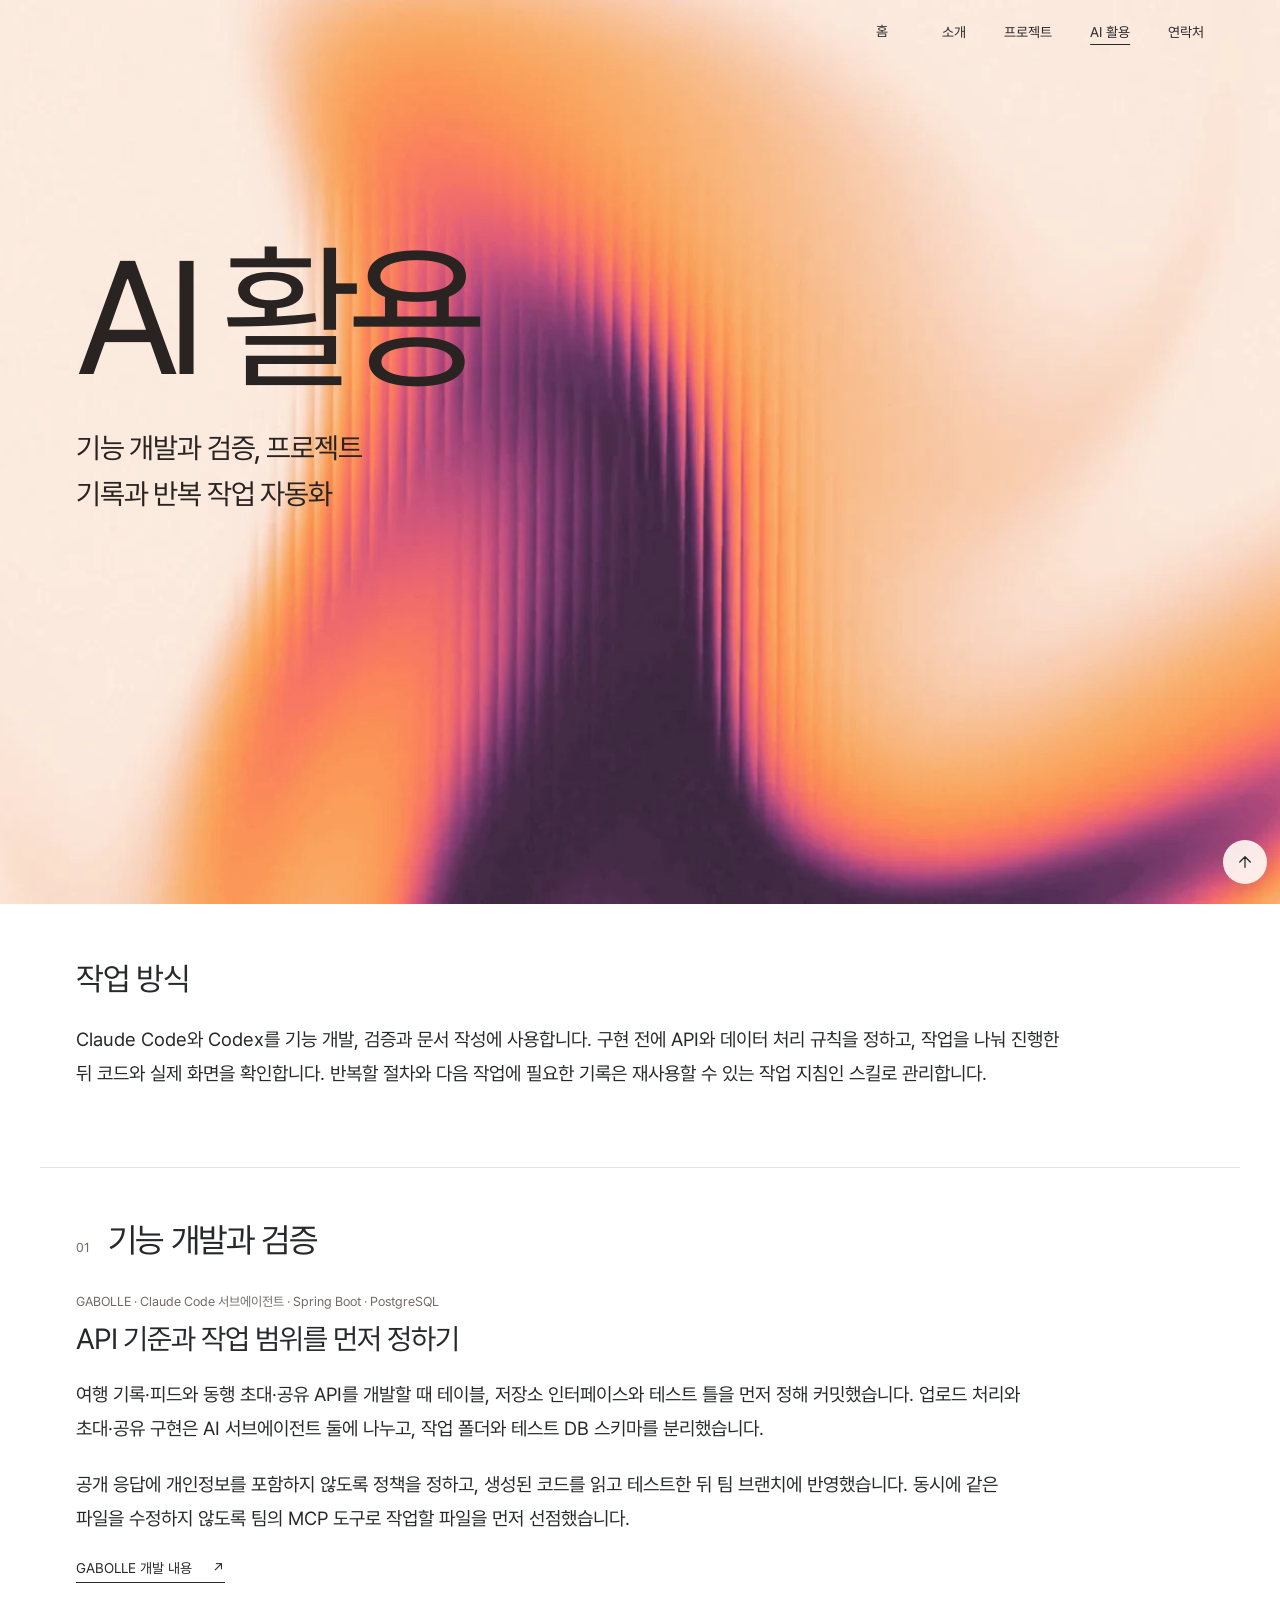
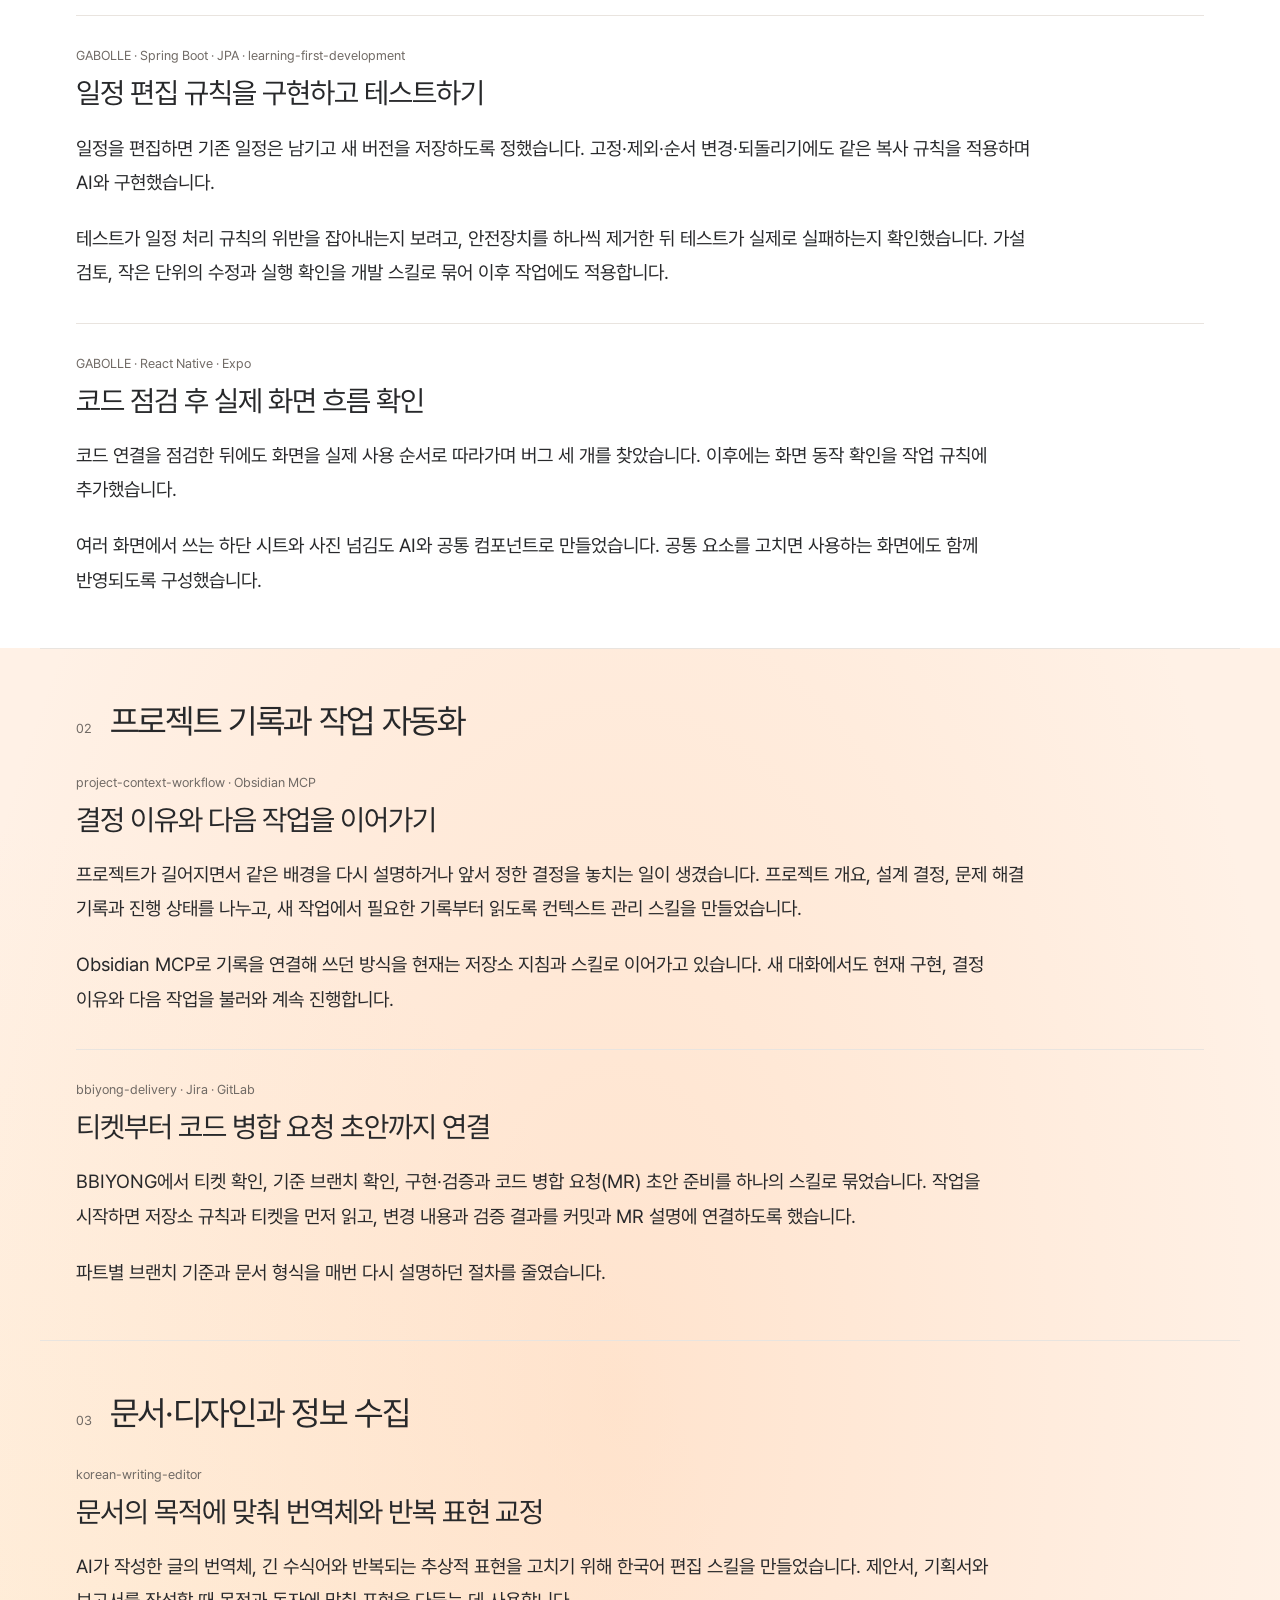
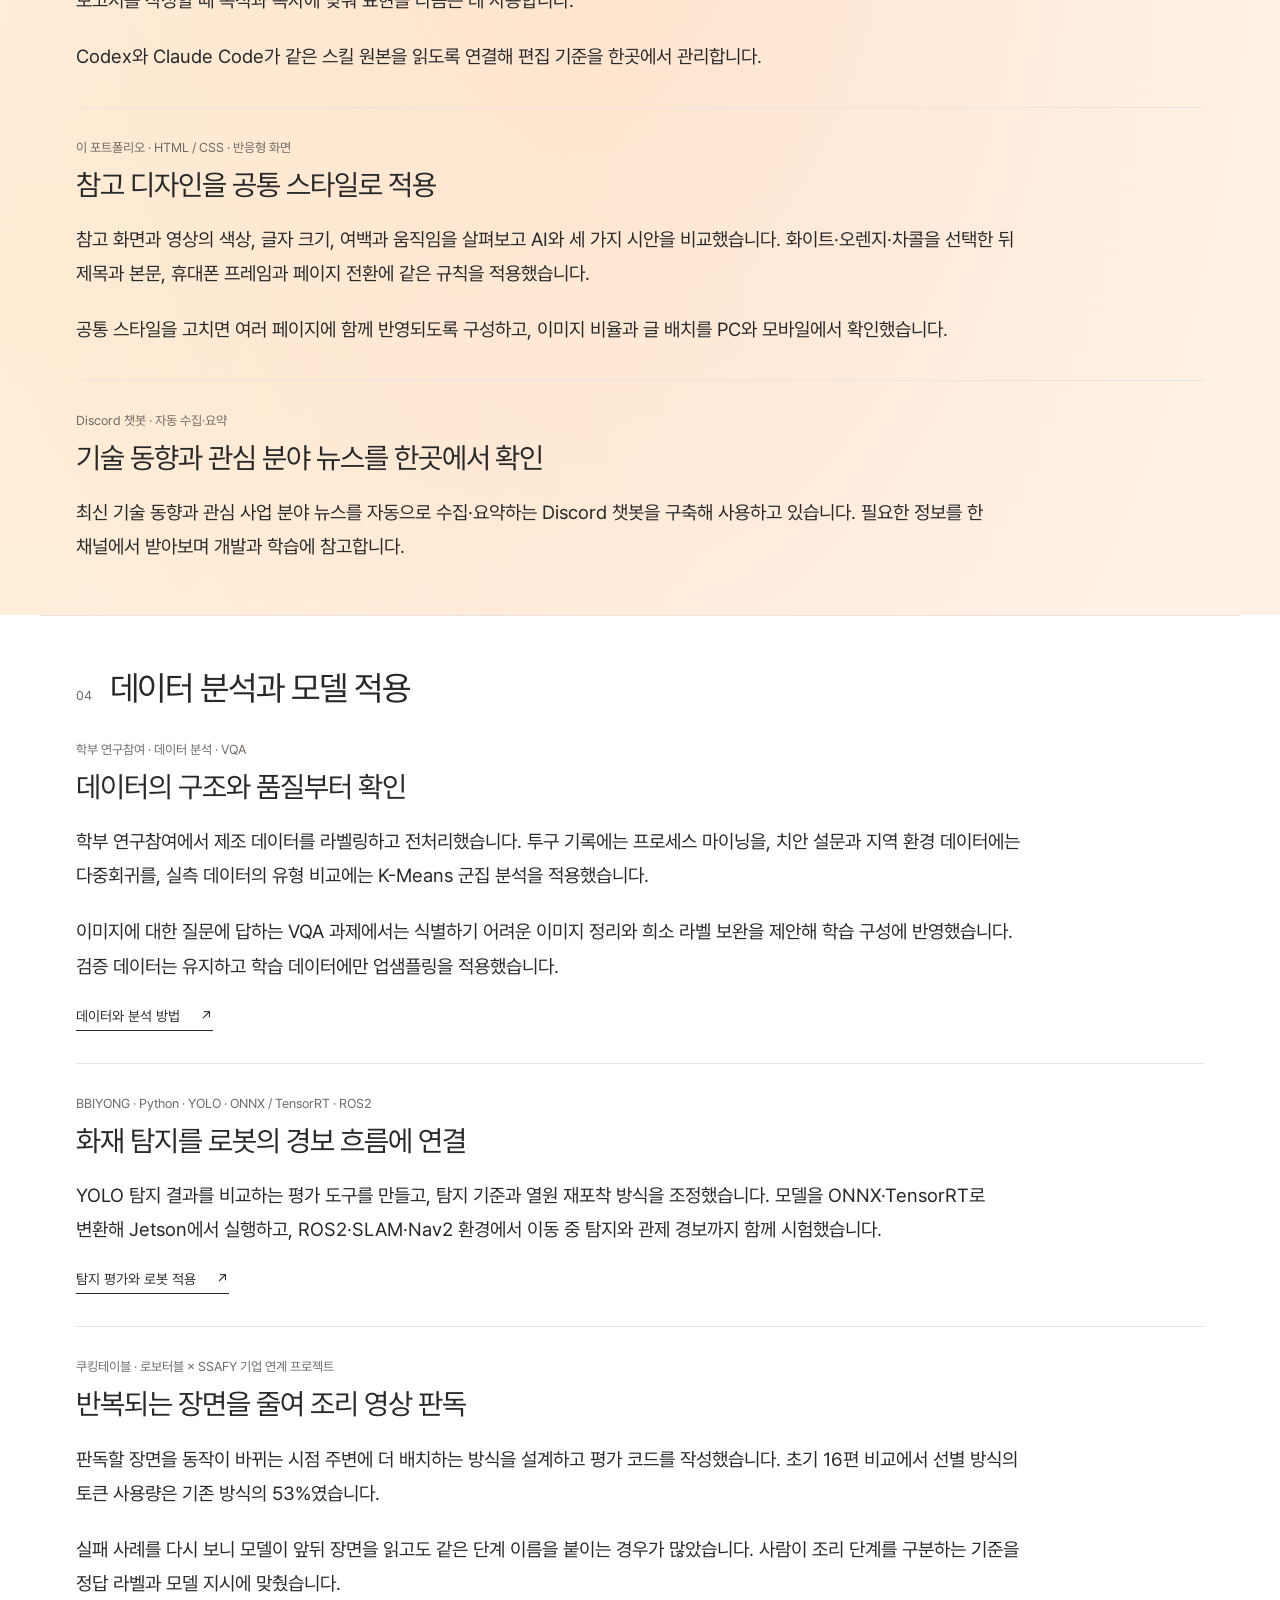
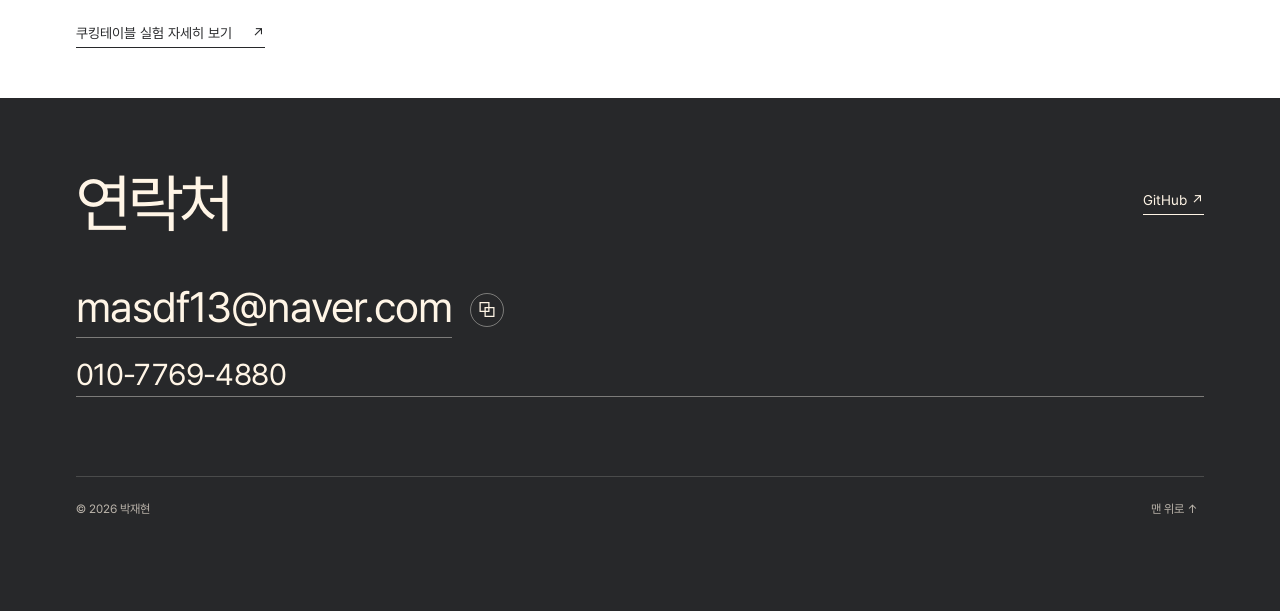
<file: ai.html>
<!doctype html>
<html lang="ko">
<head>
<meta charset="utf-8">
<meta name="viewport" content="width=device-width,initial-scale=1">
<meta name="theme-color" content="#FFFFFF">
<title>AI 활용 — 박재현</title>
<meta name="description" content="AI를 활용한 기능 개발과 검증, 프로젝트 기록·스킬과 반복 작업 자동화 경험.">
<meta property="og:title" content="AI 활용 — 박재현">
<meta property="og:description" content="AI를 활용한 기능 개발과 검증, 프로젝트 기록·스킬과 반복 작업 자동화 경험.">
<meta property="og:type" content="website">
<meta property="og:image" content="https://durian98.github.io/assets/portrait.webp">
<link rel="preload" href="assets/ai-spectrum-clean-poster.webp?v=246d243f" as="image" fetchpriority="high">
<link rel="preload" href="assets/fonts/Pretendard-Regular.woff2?v=9544bf46" as="font" type="font/woff2" crossorigin>
<link rel="icon" href="favicon.svg" type="image/svg+xml">
<script src="app.js?v=87512a7f" defer>
</script>
<script src="media-playback.js?v=0217169f" defer></script>
<script src="portfolio-v6.js?v=b88d1683" defer></script>
<script src="page-navigation.js?v=abc9b69f" defer></script>
<link rel="stylesheet" href="site.css?v=1997b5c1">
</head>
<body class="ai-page">
<a class="skip-link" href="#main">본문으로 바로가기</a>
<div class="reading-progress" aria-hidden="true"></div>
<header class="site-header">
<button class="menu-toggle" aria-expanded="false" aria-controls="site-nav">메뉴</button>
<nav class="site-nav" id="site-nav" aria-label="주 메뉴">
<a class="header-home" href="index.html" aria-label="홈으로 이동">홈</a>
<a href="about.html">소개</a>
<a href="work.html">프로젝트</a>
<a href="ai.html" aria-current="page">AI 활용</a>
<a href="#contact">연락처</a>
</nav>
</header>
<nav class="return-nav" aria-label="페이지 상단 이동">
<button type="button" data-page-top aria-label="페이지 맨 위로" title="맨 위로"><svg viewBox="0 0 24 24" fill="none" stroke="currentColor" stroke-width="1.7" stroke-linecap="round" stroke-linejoin="round" aria-hidden="true"><path d="m5 12 7-7 7 7M12 5v14"/></svg></button>
</nav>
<main id="main">
<section class="project-hero wrap">
<div class="ai-hero-grid">
<div>
<h1 class="project-title">AI 활용</h1>
<p class="project-subtitle">기능 개발과 검증, 프로젝트 기록과 반복 작업 자동화</p>
</div>
<figure class="ai-flow liquid-field" aria-hidden="true"><video class="liquid-video" muted loop playsinline preload="none" poster="assets/ai-spectrum-clean-poster.webp?v=246d243f" aria-hidden="true" tabindex="-1"><source data-src="assets/ai-spectrum-clean-mobile.mp4?v=cadc6665" media="(max-width: 760px)" type="video/mp4"><source data-src="assets/ai-spectrum-clean.mp4?v=0eef62b9" type="video/mp4"></video></figure>
</div>
</section>
<section class="project-summary ai-overview wrap reveal"><div><h2>작업 방식</h2><p>Claude Code와 Codex를 기능 개발, 검증과 문서 작성에 사용합니다. 구현 전에 API와 데이터 처리 규칙을 정하고, 작업을 나눠 진행한 뒤 코드와 실제 화면을 확인합니다. 반복할 절차와 다음 작업에 필요한 기록은 재사용할 수 있는 작업 지침인 스킬로 관리합니다.</p></div></section>
<section class="content-section wrap" id="ai-development">
<div class="section-side"><div class="eyebrow">01</div><h2>기능 개발과 검증</h2></div>
<div class="section-body">
<article class="ai-use-entry"><div class="skill-file">GABOLLE · Claude Code 서브에이전트 · Spring Boot · PostgreSQL</div><h3>API 기준과 작업 범위를 먼저 정하기</h3><p>여행 기록·피드와 동행 초대·공유 API를 개발할 때 테이블, 저장소 인터페이스와 테스트 틀을 먼저 정해 커밋했습니다. 업로드 처리와 초대·공유 구현은 AI 서브에이전트 둘에 나누고, 작업 폴더와 테스트 DB 스키마를 분리했습니다.</p><p>공개 응답에 개인정보를 포함하지 않도록 정책을 정하고, 생성된 코드를 읽고 테스트한 뒤 팀 브랜치에 반영했습니다. 동시에 같은 파일을 수정하지 않도록 팀의 MCP 도구로 작업할 파일을 먼저 선점했습니다.</p><a class="text-link" href="gabolle.html">GABOLLE 개발 내용 <span aria-hidden="true">↗</span></a></article>
<article class="ai-use-entry"><div class="skill-file">GABOLLE · Spring Boot · JPA · learning-first-development</div><h3>일정 편집 규칙을 구현하고 테스트하기</h3><p>일정을 편집하면 기존 일정은 남기고 새 버전을 저장하도록 정했습니다. 고정·제외·순서 변경·되돌리기에도 같은 복사 규칙을 적용하며 AI와 구현했습니다.</p><p>테스트가 일정 처리 규칙의 위반을 잡아내는지 보려고, 안전장치를 하나씩 제거한 뒤 테스트가 실제로 실패하는지 확인했습니다. 가설 검토, 작은 단위의 수정과 실행 확인을 개발 스킬로 묶어 이후 작업에도 적용합니다.</p></article>
<article class="ai-use-entry"><div class="skill-file">GABOLLE · React Native · Expo</div><h3>코드 점검 후 실제 화면 흐름 확인</h3><p>코드 연결을 점검한 뒤에도 화면을 실제 사용 순서로 따라가며 버그 세 개를 찾았습니다. 이후에는 화면 동작 확인을 작업 규칙에 추가했습니다.</p><p>여러 화면에서 쓰는 하단 시트와 사진 넘김도 AI와 공통 컴포넌트로 만들었습니다. 공통 요소를 고치면 사용하는 화면에도 함께 반영되도록 구성했습니다.</p></article>
</div></section>
<div class="chapter-band chapter-band--tools">
<section class="content-section wrap" id="my-skills"><div class="section-side"><div class="eyebrow">02</div><h2>프로젝트 기록과 작업 자동화</h2></div><div class="section-body">
<article class="ai-use-entry"><div class="skill-file">project-context-workflow · Obsidian MCP</div><h3>결정 이유와 다음 작업을 이어가기</h3><p>프로젝트가 길어지면서 같은 배경을 다시 설명하거나 앞서 정한 결정을 놓치는 일이 생겼습니다. 프로젝트 개요, 설계 결정, 문제 해결 기록과 진행 상태를 나누고, 새 작업에서 필요한 기록부터 읽도록 컨텍스트 관리 스킬을 만들었습니다.</p><p>Obsidian MCP로 기록을 연결해 쓰던 방식을 현재는 저장소 지침과 스킬로 이어가고 있습니다. 새 대화에서도 현재 구현, 결정 이유와 다음 작업을 불러와 계속 진행합니다.</p></article>
<article class="ai-use-entry"><div class="skill-file">bbiyong-delivery · Jira · GitLab</div><h3>티켓부터 코드 병합 요청 초안까지 연결</h3><p>BBIYONG에서 티켓 확인, 기준 브랜치 확인, 구현·검증과 코드 병합 요청(MR) 초안 준비를 하나의 스킬로 묶었습니다. 작업을 시작하면 저장소 규칙과 티켓을 먼저 읽고, 변경 내용과 검증 결과를 커밋과 MR 설명에 연결하도록 했습니다.</p><p>파트별 브랜치 기준과 문서 형식을 매번 다시 설명하던 절차를 줄였습니다.</p></article>
</div></section>
<section class="content-section wrap" id="documents-design"><div class="section-side"><div class="eyebrow">03</div><h2>문서·디자인과 정보 수집</h2></div><div class="section-body">
<article class="ai-use-entry"><div class="skill-file">korean-writing-editor</div><h3>문서의 목적에 맞춰 번역체와 반복 표현 교정</h3><p>AI가 작성한 글의 번역체, 긴 수식어와 반복되는 추상적 표현을 고치기 위해 한국어 편집 스킬을 만들었습니다. 제안서, 기획서와 보고서를 작성할 때 목적과 독자에 맞춰 표현을 다듬는 데 사용합니다.</p><p>Codex와 Claude Code가 같은 스킬 원본을 읽도록 연결해 편집 기준을 한곳에서 관리합니다.</p></article>
<article class="ai-use-entry"><div class="skill-file">이 포트폴리오 · HTML / CSS · 반응형 화면</div><h3>참고 디자인을 공통 스타일로 적용</h3><p>참고 화면과 영상의 색상, 글자 크기, 여백과 움직임을 살펴보고 AI와 세 가지 시안을 비교했습니다. 화이트·오렌지·차콜을 선택한 뒤 제목과 본문, 휴대폰 프레임과 페이지 전환에 같은 규칙을 적용했습니다.</p><p>공통 스타일을 고치면 여러 페이지에 함께 반영되도록 구성하고, 이미지 비율과 글 배치를 PC와 모바일에서 확인했습니다.</p></article>
<article class="ai-use-entry"><div class="skill-file">Discord 챗봇 · 자동 수집·요약</div><h3>기술 동향과 관심 분야 뉴스를 한곳에서 확인</h3><p>최신 기술 동향과 관심 사업 분야 뉴스를 자동으로 수집·요약하는 Discord 챗봇을 구축해 사용하고 있습니다. 필요한 정보를 한 채널에서 받아보며 개발과 학습에 참고합니다.</p></article>
</div></section>
</div>
<section class="content-section wrap" id="applied-ai"><div class="section-side"><div class="eyebrow">04</div><h2>데이터 분석과 모델 적용</h2></div><div class="section-body">
<article class="ai-use-entry" id="data-analysis"><div class="skill-file">학부 연구참여 · 데이터 분석 · VQA</div><h3>데이터의 구조와 품질부터 확인</h3><p>학부 연구참여에서 제조 데이터를 라벨링하고 전처리했습니다. 투구 기록에는 프로세스 마이닝을, 치안 설문과 지역 환경 데이터에는 다중회귀를, 실측 데이터의 유형 비교에는 K-Means 군집 분석을 적용했습니다.</p><p>이미지에 대한 질문에 답하는 VQA 과제에서는 식별하기 어려운 이미지 정리와 희소 라벨 보완을 제안해 학습 구성에 반영했습니다. 검증 데이터는 유지하고 학습 데이터에만 업샘플링을 적용했습니다.</p><a class="text-link" href="work.html#more">데이터와 분석 방법 <span aria-hidden="true">↗</span></a></article>
<article class="ai-use-entry"><div class="skill-file">BBIYONG · Python · YOLO · ONNX / TensorRT · ROS2</div><h3>화재 탐지를 로봇의 경보 흐름에 연결</h3><p>YOLO 탐지 결과를 비교하는 평가 도구를 만들고, 탐지 기준과 열원 재포착 방식을 조정했습니다. 모델을 ONNX·TensorRT로 변환해 Jetson에서 실행하고, ROS2·SLAM·Nav2 환경에서 이동 중 탐지와 관제 경보까지 함께 시험했습니다.</p><a class="text-link" href="bbiyong.html">탐지 평가와 로봇 적용 <span aria-hidden="true">↗</span></a></article>
<article class="ai-use-entry" id="vlm-research"><div class="skill-file">쿠킹테이블 · 로보터블 × SSAFY 기업 연계 프로젝트</div><h3>반복되는 장면을 줄여 조리 영상 판독</h3><p>판독할 장면을 동작이 바뀌는 시점 주변에 더 배치하는 방식을 설계하고 평가 코드를 작성했습니다. 초기 16편 비교에서 선별 방식의 토큰 사용량은 기존 방식의 53%였습니다.</p><p>실패 사례를 다시 보니 모델이 앞뒤 장면을 읽고도 같은 단계 이름을 붙이는 경우가 많았습니다. 사람이 조리 단계를 구분하는 기준을 정답 라벨과 모델 지시에 맞췄습니다.</p><a class="text-link" href="vlm.html#contribution">쿠킹테이블 실험 자세히 보기 <span aria-hidden="true">↗</span></a></article>
</div></section>
</main>
<footer class="contact-section wrap" id="contact">
<div class="contact-top">
<h2>연락처</h2>
<a class="text-link" href="https://github.com/durian98" target="_blank" rel="noopener noreferrer">GitHub ↗</a>
</div>
<div class="contact-links">
<a class="email-link" href="mailto:masdf13@naver.com">masdf13@naver.com</a>
<button class="copy-button" data-copy-email aria-label="이메일 주소 복사">⧉</button>
<a class="phone-link" href="tel:01077694880">010-7769-4880</a>
</div>
<div class="copy-status" role="status" aria-live="polite">
</div>
<div class="footer-bottom">
<span>© 2026 박재현</span>
<button class="back-top" aria-label="페이지 맨 위로">맨 위로 ↑</button>
</div>
</footer>
</body>
</html>
</file>
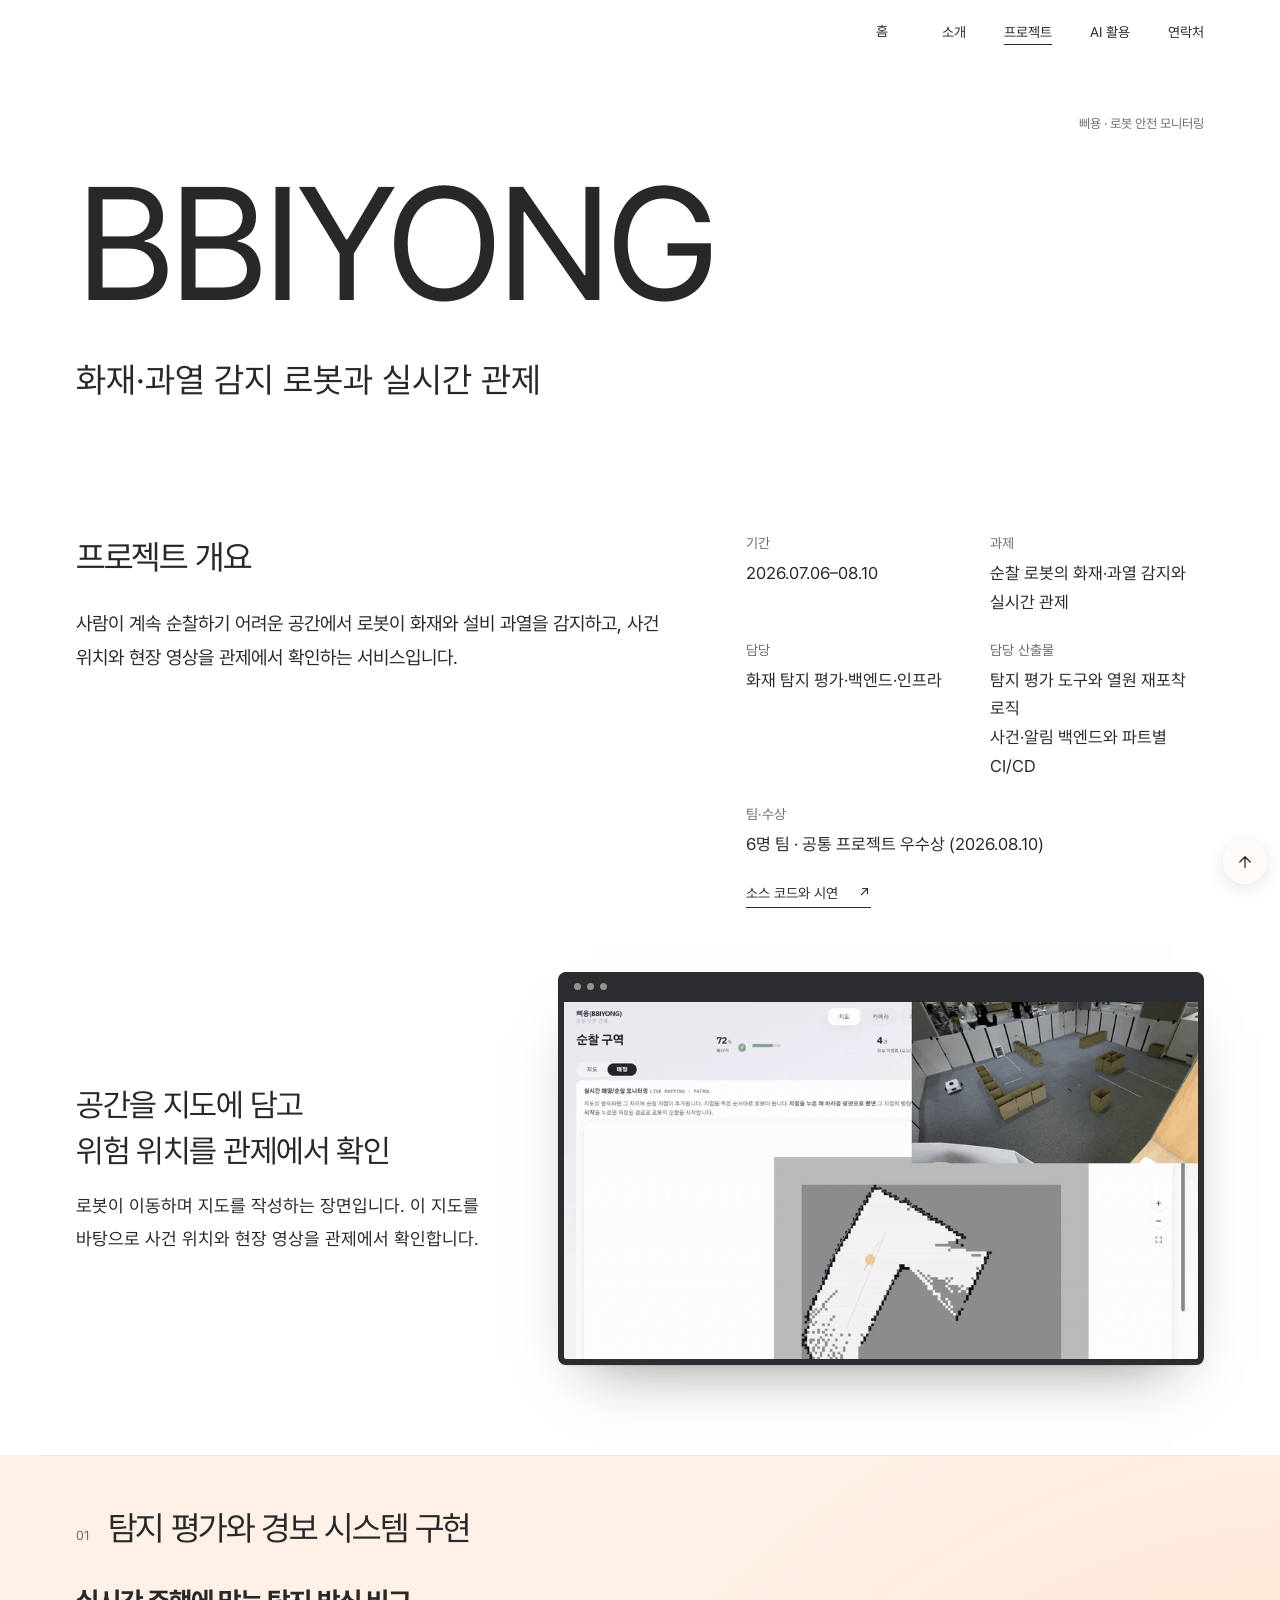
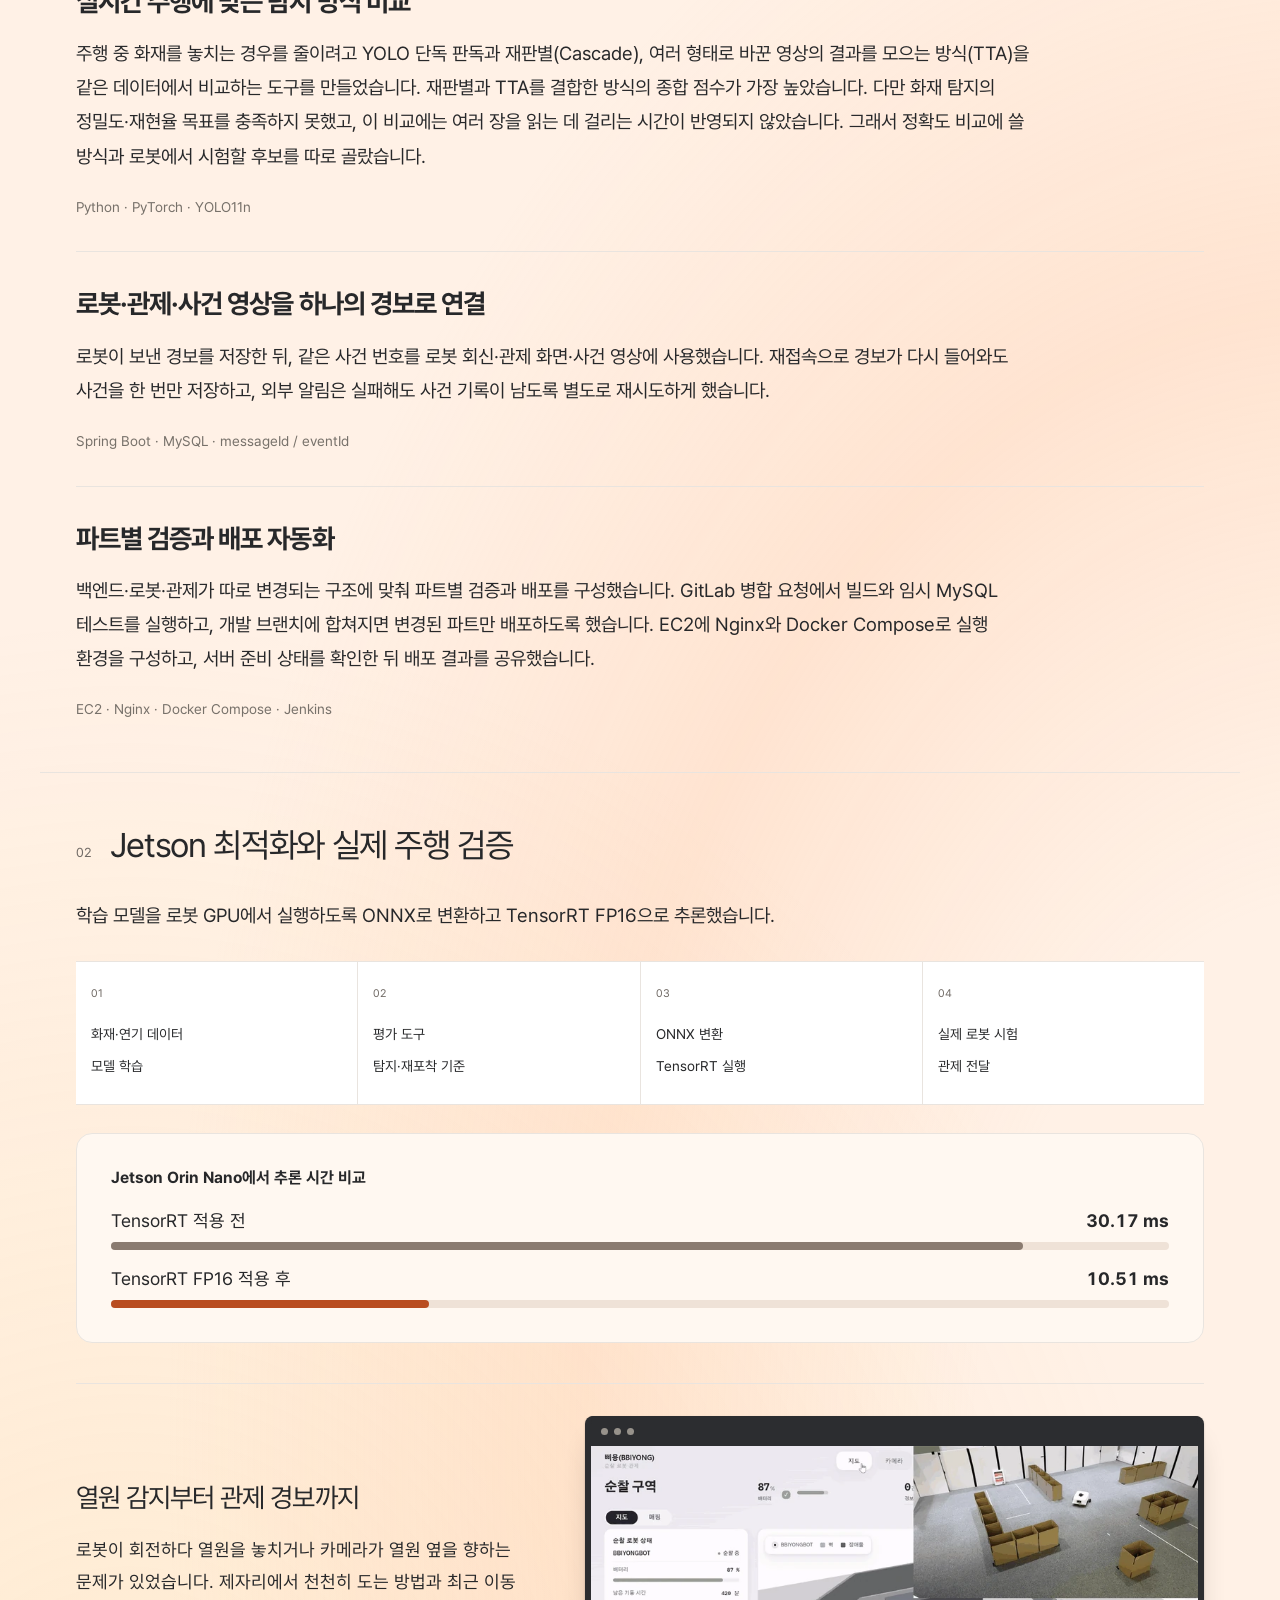
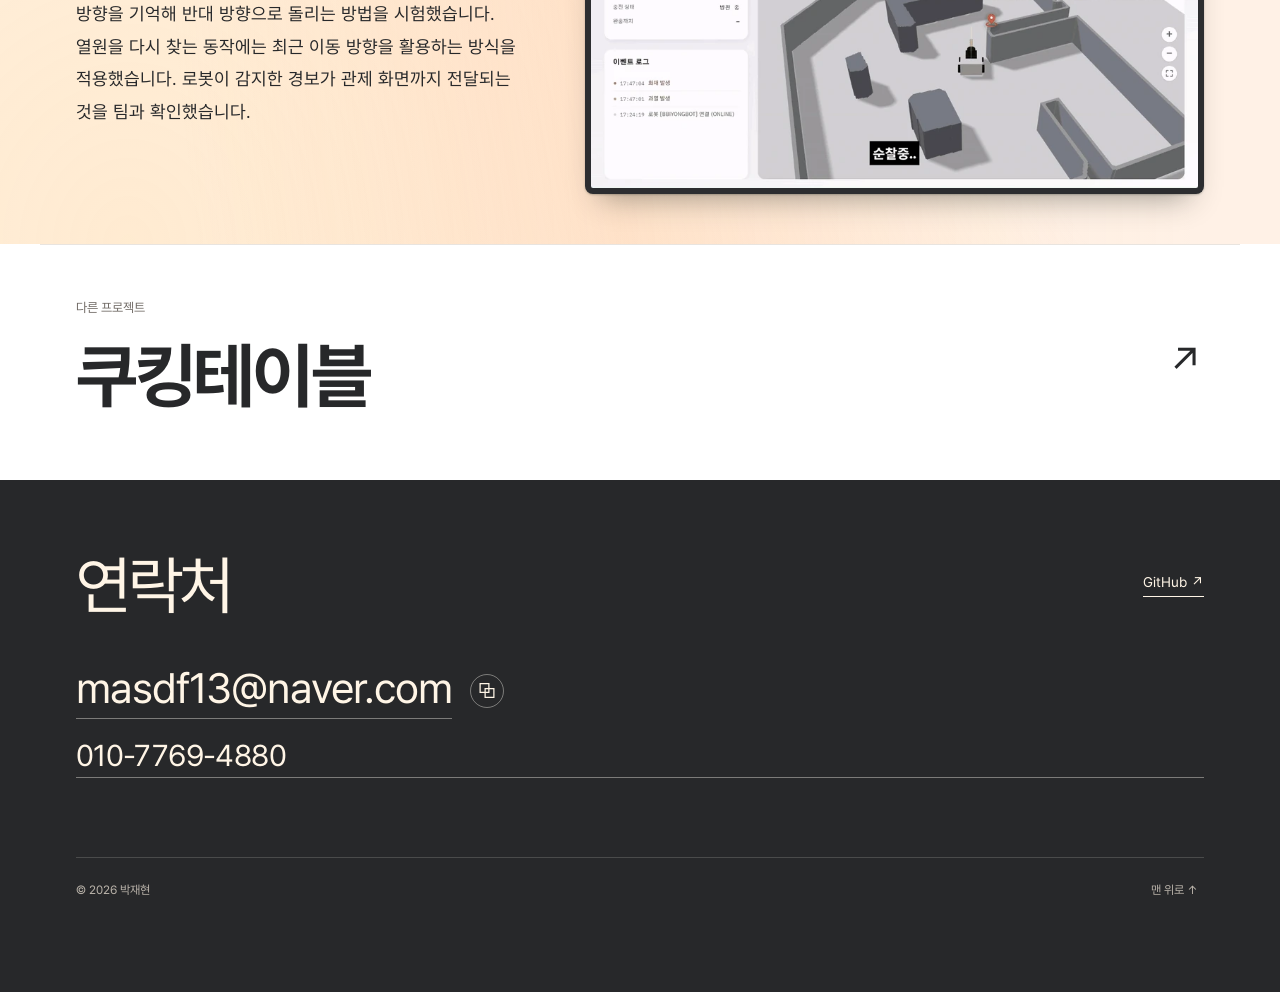
<file: bbiyong.html>
<!doctype html>
<html lang="ko">
<head>
<meta charset="utf-8">
<meta name="viewport" content="width=device-width,initial-scale=1">
<meta name="theme-color" content="#FFFFFF">
<title>BBIYONG — 박재현</title>
<meta name="description" content="로봇 화재 탐지 평가, 사건·알림 백엔드와 CI/CD를 개발한 BBIYONG 프로젝트.">
<meta property="og:title" content="BBIYONG — 박재현">
<meta property="og:description" content="로봇 화재 탐지 평가, 사건·알림 백엔드와 CI/CD를 개발한 BBIYONG 프로젝트.">
<meta property="og:type" content="website">
<meta property="og:image" content="https://durian98.github.io/assets/portrait.webp">
<link rel="preload" href="assets/fonts/Pretendard-Regular.woff2?v=9544bf46" as="font" type="font/woff2" crossorigin>
<link rel="icon" href="favicon.svg" type="image/svg+xml">
<script src="app.js?v=87512a7f" defer>
</script>
<script src="portfolio-v6.js?v=b88d1683" defer></script>
<script src="page-navigation.js?v=abc9b69f" defer></script>
<script src="media-playback.js?v=0217169f" defer></script>
<link rel="stylesheet" href="site.css?v=1997b5c1">
</head>
<body>
<a class="skip-link" href="#main">본문으로 바로가기</a>
<div class="reading-progress" aria-hidden="true"></div>
<header class="site-header">
<button class="menu-toggle" aria-expanded="false" aria-controls="site-nav">메뉴</button>
<nav class="site-nav" id="site-nav" aria-label="주 메뉴">
<a class="header-home" href="index.html" aria-label="홈으로 이동">홈</a>
<a href="about.html">소개</a>
<a href="work.html" aria-current="page">프로젝트</a>
<a href="ai.html">AI 활용</a>
<a href="#contact">연락처</a>
</nav>
</header>
<nav class="return-nav" aria-label="페이지 상단 이동">
<button type="button" data-page-top aria-label="페이지 맨 위로" title="맨 위로"><svg viewBox="0 0 24 24" fill="none" stroke="currentColor" stroke-width="1.7" stroke-linecap="round" stroke-linejoin="round" aria-hidden="true"><path d="m5 12 7-7 7 7M12 5v14"/></svg></button>
</nav>
<main id="main">
<section class="project-hero wrap">
<div class="project-topline">
<span>삐용 · 로봇 안전 모니터링</span>
</div>
<h1 class="project-title">BBIYONG</h1>
<p class="project-subtitle">화재·과열 감지 로봇과 실시간 관제</p>
</section>
<section class="project-summary wrap reveal">
<div>
<h2>프로젝트 개요</h2>
<p>사람이 계속 순찰하기 어려운 공간에서 로봇이 화재와 설비 과열을 감지하고, 사건 위치와 현장 영상을 관제에서 확인하는 서비스입니다.</p>
</div>
<div>
<dl class="project-facts">
  <div><dt>기간</dt><dd><time datetime="2026-07-06">2026.07.06</time>–<time datetime="2026-08-10">08.10</time></dd></div>
  <div><dt>과제</dt><dd>순찰 로봇의 화재·과열 감지와 실시간 관제</dd></div>
  <div><dt>담당</dt><dd>화재 탐지 평가·백엔드·인프라</dd></div>
  <div><dt>담당 산출물</dt><dd>탐지 평가 도구와 열원 재포착 로직<br>사건·알림 백엔드와 파트별 CI/CD</dd></div>
  <div class="project-facts-extra"><dt>팀·수상</dt><dd>6명 팀 · 공통 프로젝트 우수상 (2026.08.10)</dd></div>
</dl>
<a class="text-link" href="https://github.com/durian98/BBIYONG" target="_blank" rel="noopener noreferrer">소스 코드와 시연 <span aria-hidden="true">↗</span>
</a>
</div>
</section>
<section class="project-demo wrap reveal media-feature">
<div class="media-copy"><h2>공간을 지도에 담고<br>위험 위치를 관제에서 확인</h2><p>로봇이 이동하며 지도를 작성하는 장면입니다. 이 지도를 바탕으로 사건 위치와 현장 영상을 관제에서 확인합니다.</p></div>
<figure class="demo-card browser-frame"><div class="browser-chrome" aria-hidden="true"><i></i><i></i><i></i></div><div class="motion-media" role="img" aria-label="BBIYONG 로봇 지도 작성 시연">
<video class="demo-video" muted loop playsinline preload="none" poster="assets/bbiyong-mapping-poster.webp" width="860" height="484" aria-hidden="true" tabindex="-1"><source data-src="assets/bbiyong-mapping.mp4?v=7e635ac8" type="video/mp4"></video>
<noscript><span class="motion-static-note">정지 화면</span></noscript>
</div></figure>
</section>
<div class="chapter-band chapter-band--product">
<section class="content-section wrap">
<div class="section-side reveal">
<div class="eyebrow">01</div>
<h2>탐지 평가와 경보 시스템 구현</h2>
</div>
<div class="section-body reveal">
<article class="feature-entry">
<div class="entry-number">01</div>
<h3>실시간 주행에 맞는 탐지 방식 비교</h3>
<p>주행 중 화재를 놓치는 경우를 줄이려고 YOLO 단독 판독과 재판별(Cascade), 여러 형태로 바꾼 영상의 결과를 모으는 방식(TTA)을 같은 데이터에서 비교하는 도구를 만들었습니다. 재판별과 TTA를 결합한 방식의 종합 점수가 가장 높았습니다. 다만 화재 탐지의 정밀도·재현율 목표를 충족하지 못했고, 이 비교에는 여러 장을 읽는 데 걸리는 시간이 반영되지 않았습니다. 그래서 정확도 비교에 쓸 방식과 로봇에서 시험할 후보를 따로 골랐습니다.</p>
<div class="tech-line">Python · PyTorch · YOLO11n</div>
</article>
<article class="feature-entry">
<div class="entry-number">02</div>
<h3>로봇·관제·사건 영상을 하나의 경보로 연결</h3>
<p>로봇이 보낸 경보를 저장한 뒤, 같은 사건 번호를 로봇 회신·관제 화면·사건 영상에 사용했습니다. 재접속으로 경보가 다시 들어와도 사건을 한 번만 저장하고, 외부 알림은 실패해도 사건 기록이 남도록 별도로 재시도하게 했습니다.</p>
<div class="tech-line">Spring Boot · MySQL · messageId / eventId</div>
</article>
<article class="feature-entry">
<div class="entry-number">03</div>
<h3>파트별 검증과 배포 자동화</h3>
<p>백엔드·로봇·관제가 따로 변경되는 구조에 맞춰 파트별 검증과 배포를 구성했습니다. GitLab 병합 요청에서 빌드와 임시 MySQL 테스트를 실행하고, 개발 브랜치에 합쳐지면 변경된 파트만 배포하도록 했습니다. EC2에 Nginx와 Docker Compose로 실행 환경을 구성하고, 서버 준비 상태를 확인한 뒤 배포 결과를 공유했습니다.</p>
<div class="tech-line">EC2 · Nginx · Docker Compose · Jenkins</div>
</article>
</div>
</section>
<section class="content-section wrap">
<div class="section-side reveal">
<div class="eyebrow">02</div>
<h2>Jetson 최적화와 실제 주행 검증</h2>
</div>
<div class="section-body reveal">
<p>학습 모델을 로봇 GPU에서 실행하도록 ONNX로 변환하고 TensorRT FP16으로 추론했습니다.</p>
<ol class="flow-list">
<li>
<small>01</small>
<strong>화재·연기 데이터 <br>모델 학습</strong>
</li>
<li>
<small>02</small>
<strong>평가 도구 <br>탐지·재포착 기준</strong>
</li>
<li>
<small>03</small>
<strong>ONNX 변환 <br>TensorRT 실행</strong>
</li>
<li>
<small>04</small>
<strong>실제 로봇 시험 <br>관제 전달</strong>
</li>
</ol>
<figure class="portfolio-evidence" id="inference-time">
  <figcaption>Jetson Orin Nano에서 추론 시간 비교</figcaption>
  <ul class="comparison-chart">
    <li><div><span>TensorRT 적용 전</span><strong>30.17 ms</strong></div><span class="evidence-track" aria-hidden="true"><span style="--bar-width:86.20%"></span></span></li>
    <li><div><span>TensorRT FP16 적용 후</span><strong>10.51 ms</strong></div><span class="evidence-track" aria-hidden="true"><span style="--bar-width:30.03%"></span></span></li>
  </ul>
</figure>

<div class="media-feature detection-demo"><div class="media-copy"><h3>열원 감지부터 관제 경보까지</h3><p>로봇이 회전하다 열원을 놓치거나 카메라가 열원 옆을 향하는 문제가 있었습니다. 제자리에서 천천히 도는 방법과 최근 이동 방향을 기억해 반대 방향으로 돌리는 방법을 시험했습니다. 열원을 다시 찾는 동작에는 최근 이동 방향을 활용하는 방식을 적용했습니다. 로봇이 감지한 경보가 관제 화면까지 전달되는 것을 팀과 확인했습니다.</p></div><figure class="large-figure demo">
<div class="browser-frame"><div class="browser-chrome" aria-hidden="true"><i></i><i></i><i></i></div><div class="motion-media" role="img" aria-label="실제 로봇의 열원 감지와 관제 경보 시연">
<video class="demo-video" muted loop playsinline preload="none" poster="assets/bbiyong-demo-poster.webp" width="860" height="484" aria-hidden="true" tabindex="-1"><source data-src="assets/bbiyong-demo.mp4?v=1f553717" type="video/mp4"></video>
<noscript><span class="motion-static-note">정지 화면</span></noscript>
</div></div>

</figure></div>
</div>
</section>
</div>
<a class="next-project wrap" href="vlm.html">
<div>
<div class="eyebrow">다른 프로젝트</div>
<h2>쿠킹테이블</h2>
</div>
<span class="next-arrow" aria-hidden="true">↗</span>
</a>
</main>
<footer class="contact-section wrap" id="contact">
<div class="contact-top">
<h2>연락처</h2>
<a class="text-link" href="https://github.com/durian98" target="_blank" rel="noopener noreferrer">GitHub ↗</a>
</div>
<div class="contact-links">
<a class="email-link" href="mailto:masdf13@naver.com">masdf13@naver.com</a>
<button class="copy-button" data-copy-email aria-label="이메일 주소 복사">⧉</button>
<a class="phone-link" href="tel:01077694880">010-7769-4880</a>
</div>
<div class="copy-status" role="status" aria-live="polite">
</div>
<div class="footer-bottom">
<span>© 2026 박재현</span>
<button class="back-top" aria-label="페이지 맨 위로">맨 위로 ↑</button>
</div>
</footer>
</body>
</html>
</file>
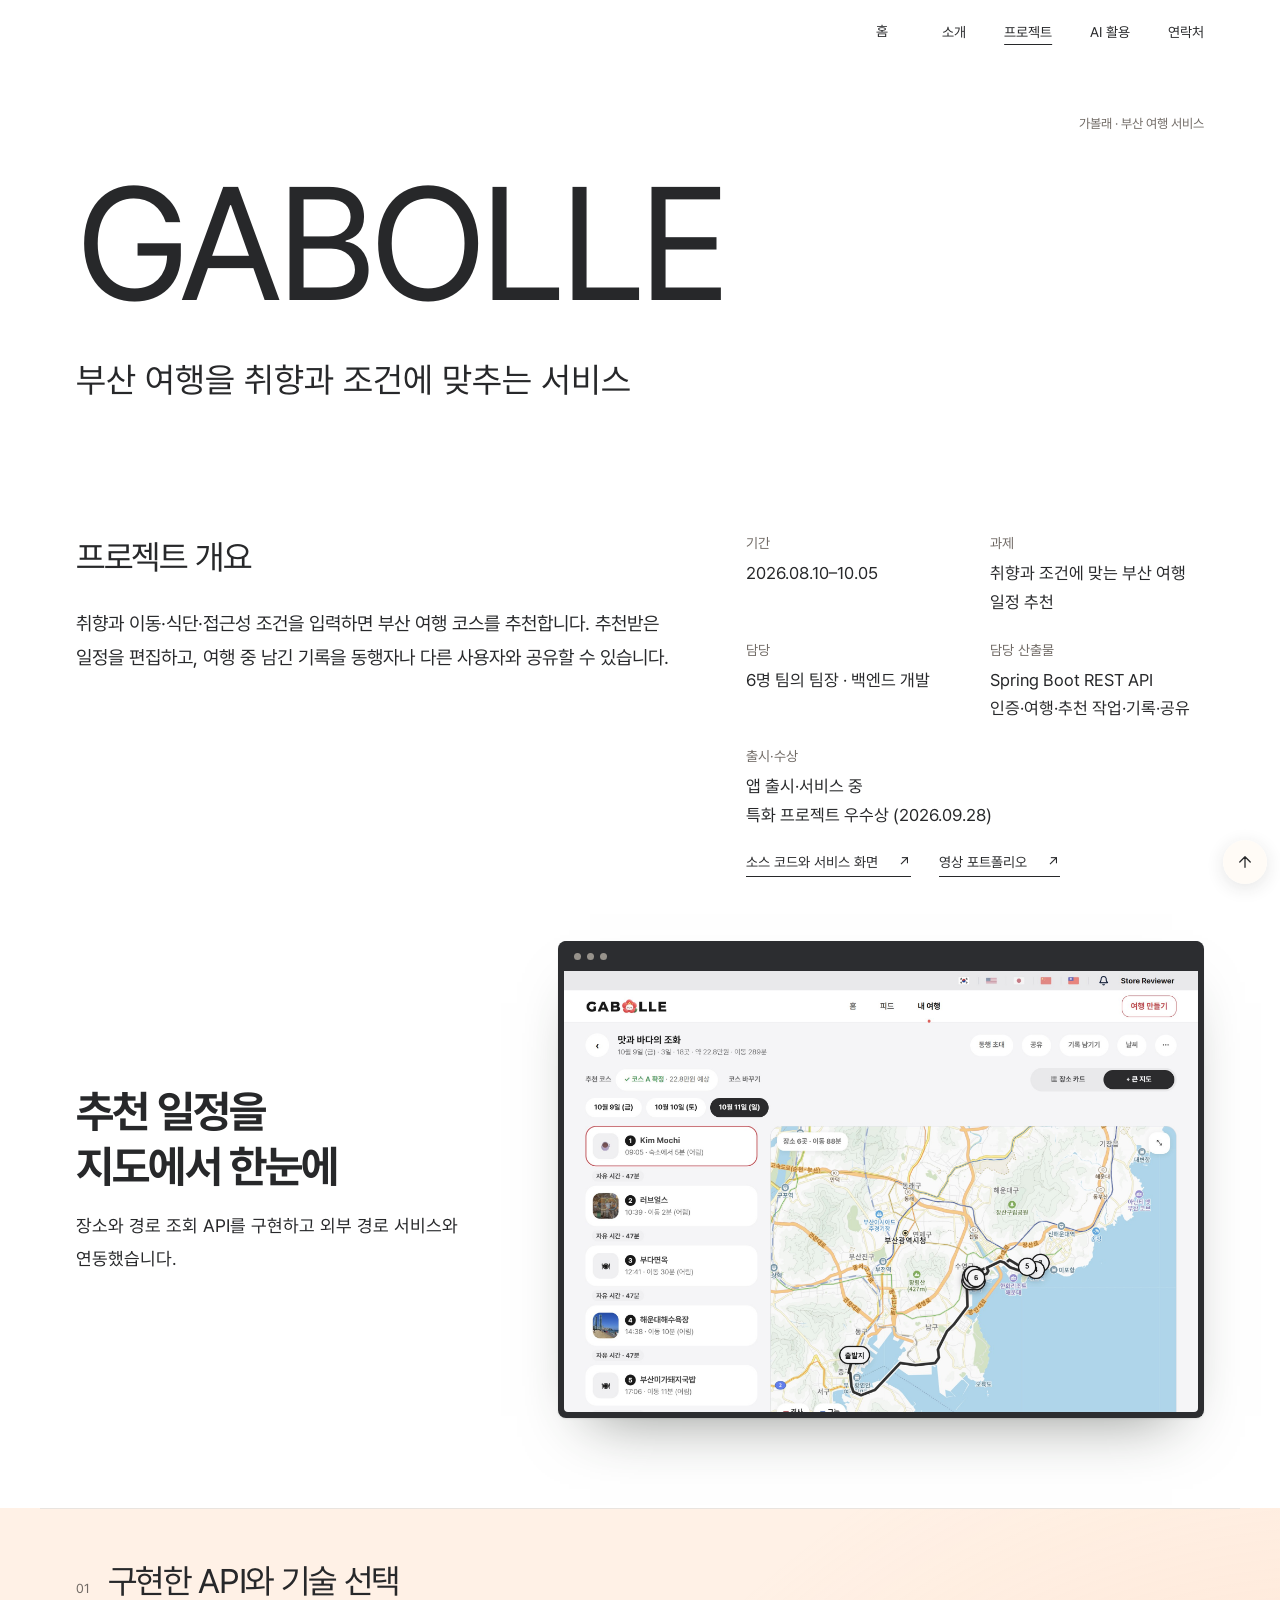
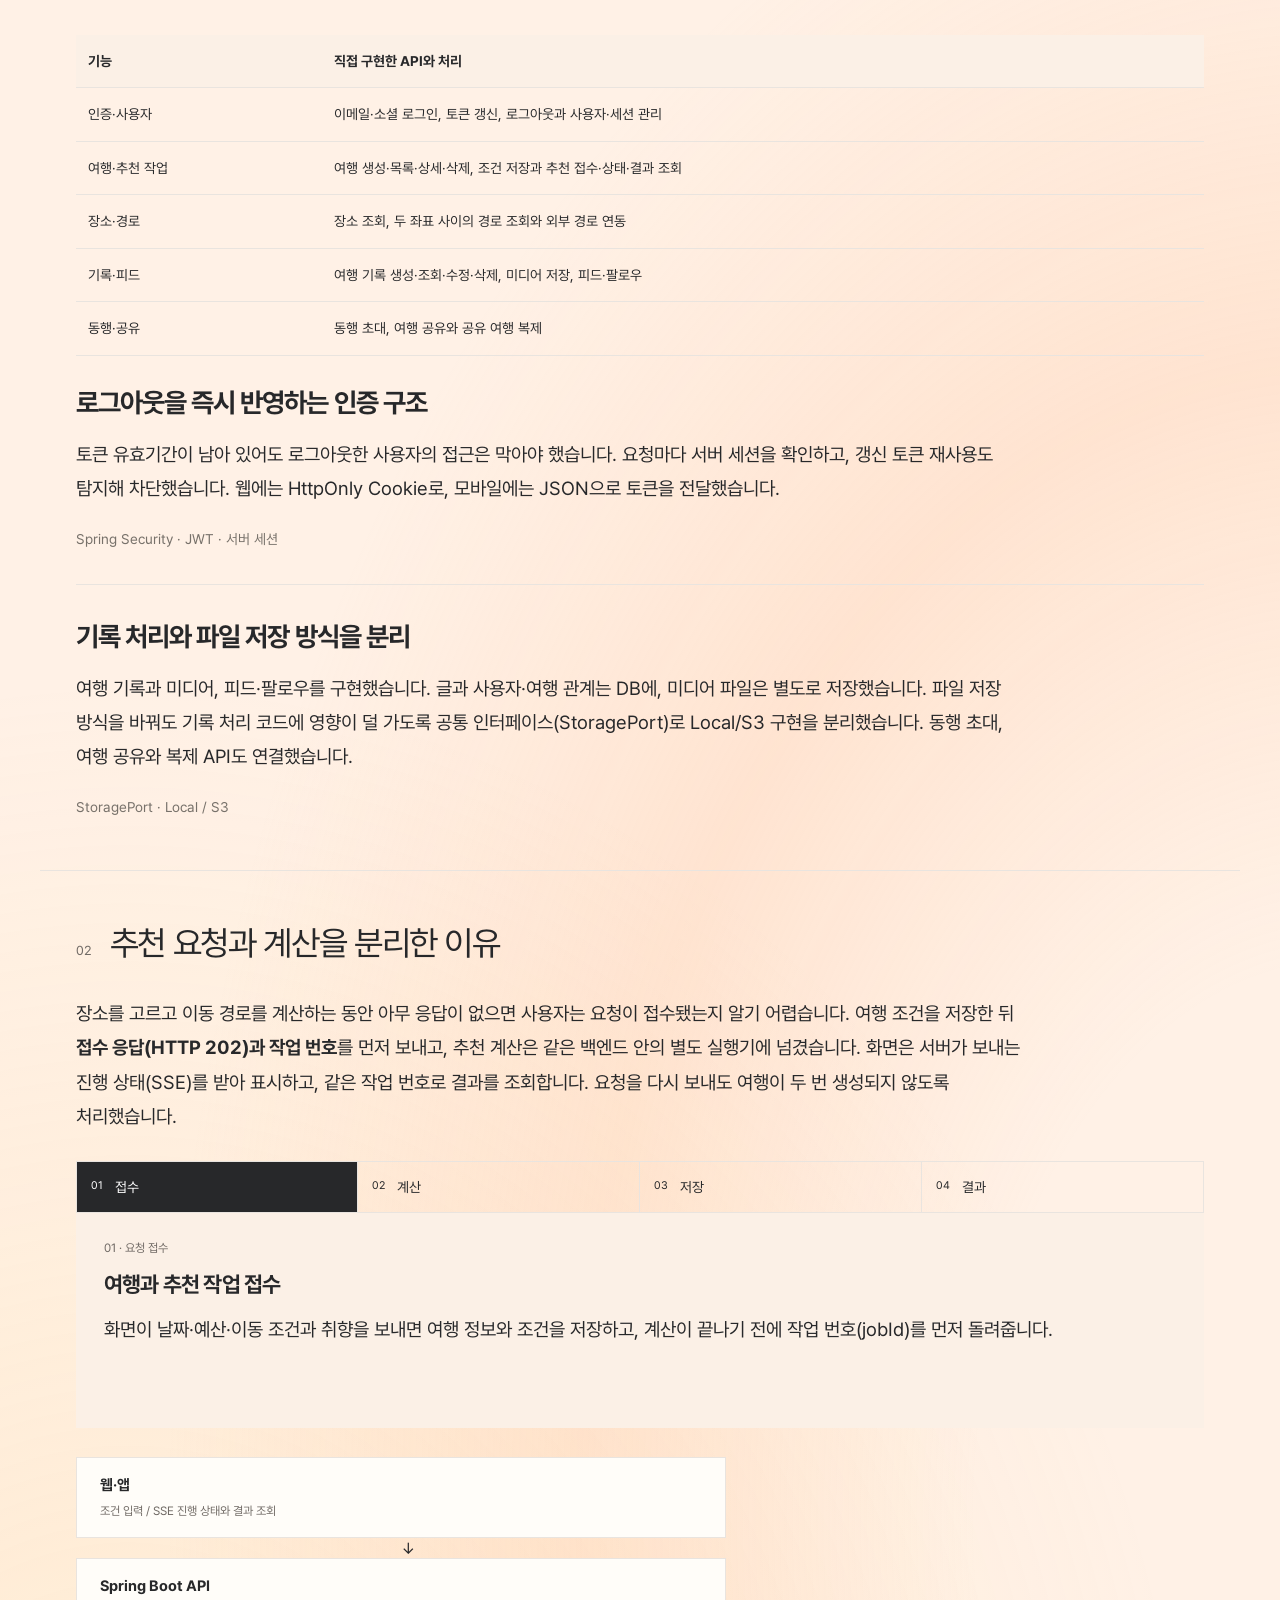
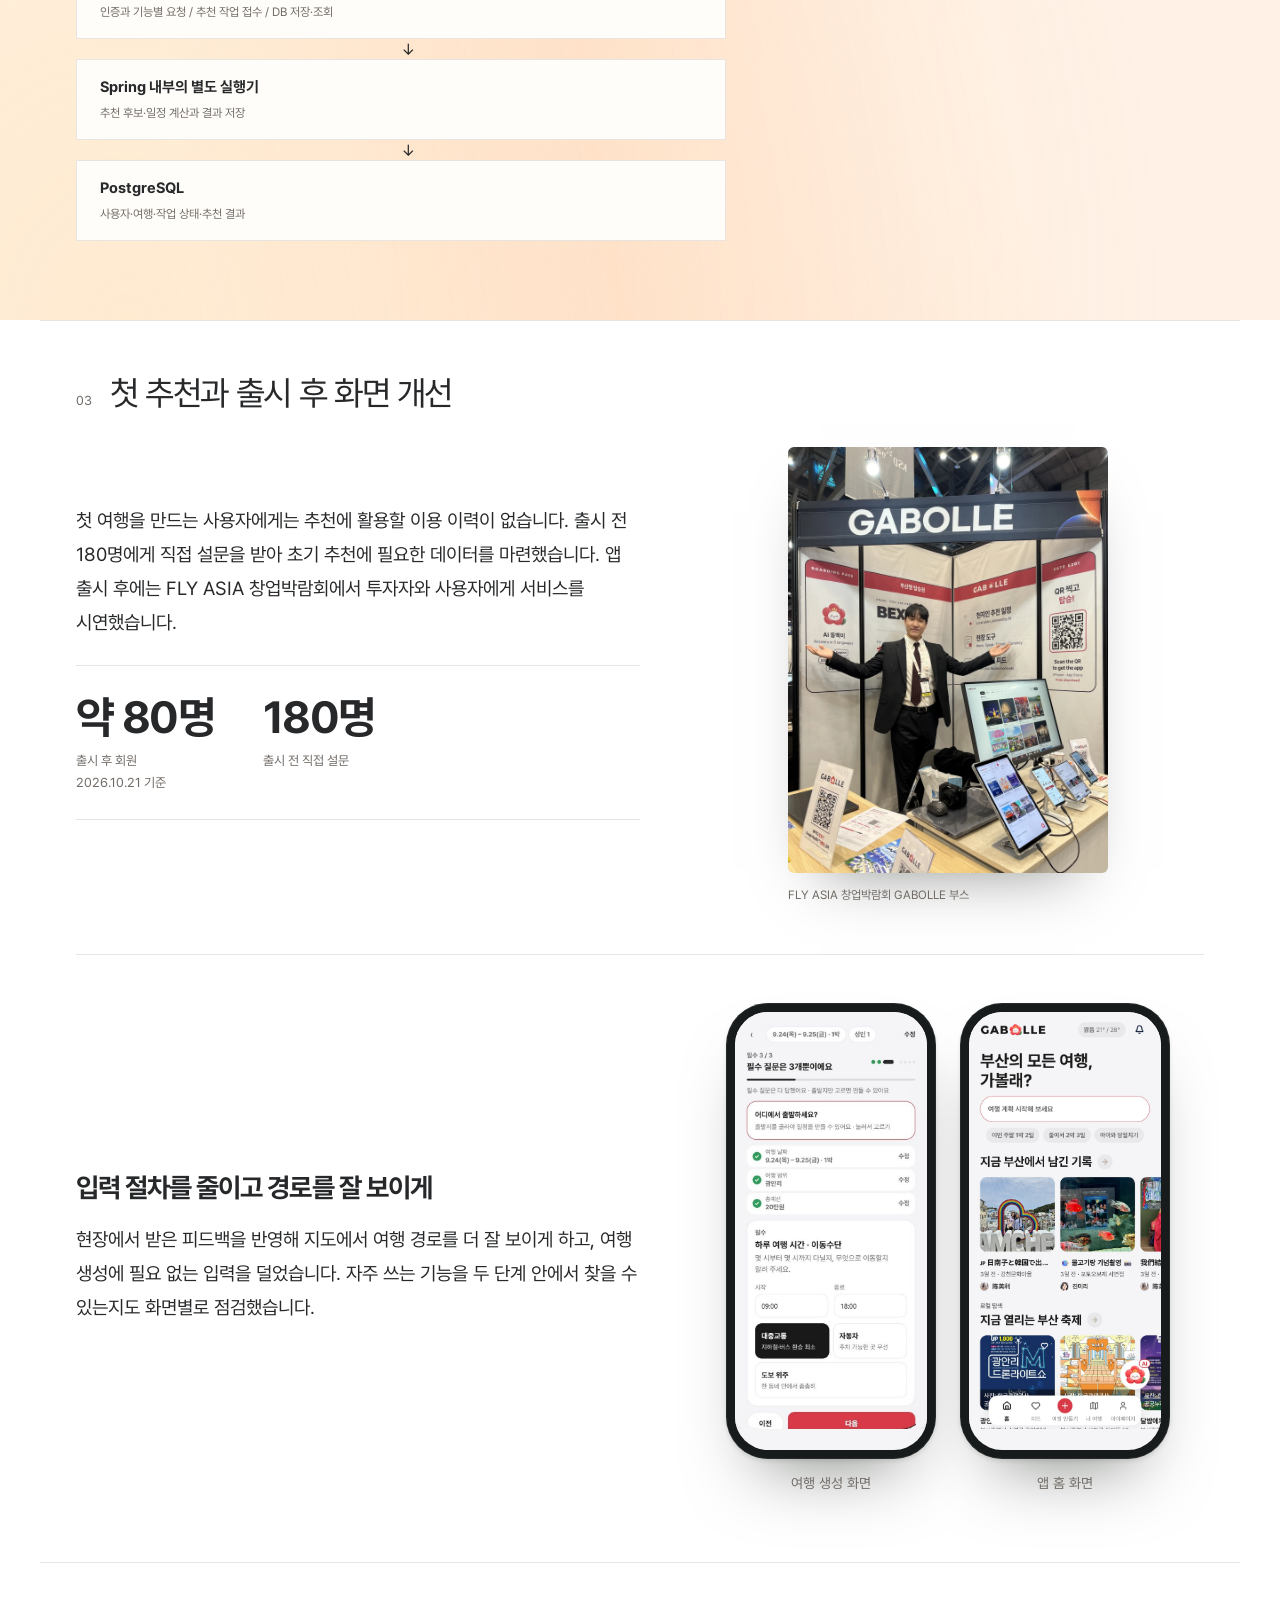
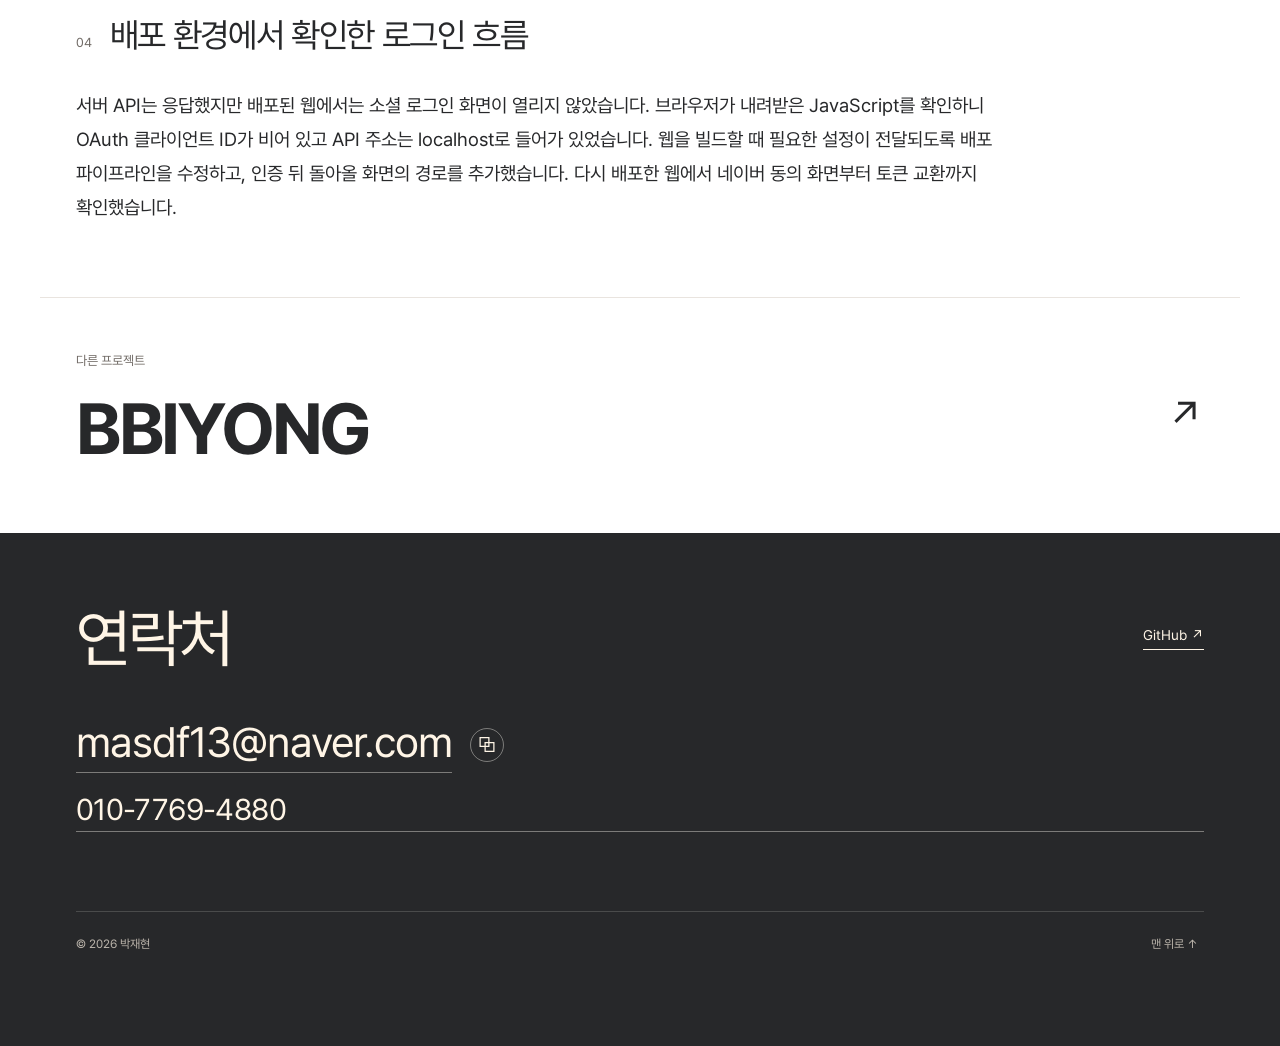
<file: gabolle.html>
<!doctype html>
<html lang="ko">
<head>
<meta charset="utf-8">
<meta name="viewport" content="width=device-width,initial-scale=1">
<meta name="theme-color" content="#FFFFFF">
<title>GABOLLE — 박재현</title>
<meta name="description" content="인증부터 여행과 추천 작업, 기록·공유까지 REST API 전반을 구현한 여행 서비스 GABOLLE.">
<meta property="og:title" content="GABOLLE — 박재현">
<meta property="og:description" content="인증부터 여행과 추천 작업, 기록·공유까지 REST API 전반을 구현한 여행 서비스 GABOLLE.">
<meta property="og:type" content="website">
<meta property="og:image" content="https://durian98.github.io/assets/portrait.webp">
<link rel="preload" href="assets/fonts/Pretendard-Regular.woff2?v=9544bf46" as="font" type="font/woff2" crossorigin>
<link rel="icon" href="favicon.svg" type="image/svg+xml">
<script src="app.js?v=87512a7f" defer>
</script>
<script src="portfolio-v6.js?v=b88d1683" defer></script>
<script src="page-navigation.js?v=abc9b69f" defer></script>
<link rel="stylesheet" href="site.css?v=1997b5c1">
</head>
<body>
<a class="skip-link" href="#main">본문으로 바로가기</a>
<div class="reading-progress" aria-hidden="true"></div>
<header class="site-header">
<button class="menu-toggle" aria-expanded="false" aria-controls="site-nav">메뉴</button>
<nav class="site-nav" id="site-nav" aria-label="주 메뉴">
<a class="header-home" href="index.html" aria-label="홈으로 이동">홈</a>
<a href="about.html">소개</a>
<a href="work.html" aria-current="page">프로젝트</a>
<a href="ai.html">AI 활용</a>
<a href="#contact">연락처</a>
</nav>
</header>
<nav class="return-nav" aria-label="페이지 상단 이동">
<button type="button" data-page-top aria-label="페이지 맨 위로" title="맨 위로"><svg viewBox="0 0 24 24" fill="none" stroke="currentColor" stroke-width="1.7" stroke-linecap="round" stroke-linejoin="round" aria-hidden="true"><path d="m5 12 7-7 7 7M12 5v14"/></svg></button>
</nav>
<main id="main">
<section class="project-hero wrap">
<div class="project-topline">
<span>가볼래 · 부산 여행 서비스</span>
</div>
<h1 class="project-title">GABOLLE</h1>
<p class="project-subtitle">부산 여행을 취향과 조건에 맞추는 서비스</p>
</section>
<section class="project-summary wrap reveal">
<div>
<h2>프로젝트 개요</h2>
<p>취향과 이동·식단·접근성 조건을 입력하면 부산 여행 코스를 추천합니다. 추천받은 일정을 편집하고, 여행 중 남긴 기록을 동행자나 다른 사용자와 공유할 수 있습니다.</p>
</div>
<div>
<dl class="project-facts">
  <div><dt>기간</dt><dd><time datetime="2026-08-10">2026.08.10</time>–<time datetime="2026-10-05">10.05</time></dd></div>
  <div><dt>과제</dt><dd>취향과 조건에 맞는 부산 여행 일정 추천</dd></div>
  <div><dt>담당</dt><dd>6명 팀의 팀장 · 백엔드 개발</dd></div>
  <div><dt>담당 산출물</dt><dd>Spring Boot REST API<br>인증·여행·추천 작업·기록·공유</dd></div>
  <div class="project-facts-extra"><dt>출시·수상</dt><dd>앱 출시·서비스 중<br>특화 프로젝트 우수상 (2026.09.28)</dd></div>
</dl>

<div class="project-resource-links">
<a class="text-link" href="https://github.com/durian98/GABBOLE" target="_blank" rel="noopener noreferrer">소스 코드와 서비스 화면 <span aria-hidden="true">↗</span>
</a>
<a class="text-link" href="https://youtu.be/4VxillngQsY" target="_blank" rel="noopener noreferrer">영상 포트폴리오 <span aria-hidden="true">↗</span></a>
</div>
</div>
</section>
<section class="project-demo wrap reveal media-feature route-demo">
<div class="media-copy"><h2>추천 일정을<br>지도에서 한눈에</h2><p>장소와 경로 조회 API를 구현하고 외부 경로 서비스와 연동했습니다.</p></div>
<figure class="demo-card browser-frame"><div class="browser-chrome" aria-hidden="true"><i></i><i></i><i></i></div><img src="assets/gabolle-map.jpg" width="2360" height="1640" alt="여행 일정과 경로를 지도에 크게 보여주는 GABOLLE 화면" loading="lazy"></figure>
</section>
<div class="chapter-band chapter-band--product">
<section class="content-section wrap">
<div class="section-side reveal">
<div class="eyebrow">01</div>
<h2>구현한 API와 기술 선택</h2>
</div>
<div class="section-body reveal">
<div class="table-scroll">
<table class="data-table">
<thead>
<tr>
<th>기능</th>
<th>직접 구현한 API와 처리</th>
</tr>
</thead>
<tbody>
<tr>
<td>인증·사용자</td>
<td>이메일·소셜 로그인, 토큰 갱신, 로그아웃과 사용자·세션 관리</td>
</tr>
<tr>
<td>여행·추천 작업</td>
<td>여행 생성·목록·상세·삭제, 조건 저장과 추천 접수·상태·결과 조회</td>
</tr>
<tr>
<td>장소·경로</td>
<td>장소 조회, 두 좌표 사이의 경로 조회와 외부 경로 연동</td>
</tr>
<tr>
<td>기록·피드</td>
<td>여행 기록 생성·조회·수정·삭제, 미디어 저장, 피드·팔로우</td>
</tr>
<tr>
<td>동행·공유</td>
<td>동행 초대, 여행 공유와 공유 여행 복제</td>
</tr>
</tbody>
</table>
</div>
<article class="feature-entry">
<div class="entry-number">01</div>
<h3>로그아웃을 즉시 반영하는 인증 구조</h3>
<p>토큰 유효기간이 남아 있어도 로그아웃한 사용자의 접근은 막아야 했습니다. 요청마다 서버 세션을 확인하고, 갱신 토큰 재사용도 탐지해 차단했습니다. 웹에는 HttpOnly Cookie로, 모바일에는 JSON으로 토큰을 전달했습니다.</p>
<div class="tech-line">Spring Security · JWT · 서버 세션</div>
</article>

<article class="feature-entry">
<div class="entry-number">02</div>
<h3>기록 처리와 파일 저장 방식을 분리</h3>
<p>여행 기록과 미디어, 피드·팔로우를 구현했습니다. 글과 사용자·여행 관계는 DB에, 미디어 파일은 별도로 저장했습니다. 파일 저장 방식을 바꿔도 기록 처리 코드에 영향이 덜 가도록 공통 인터페이스(StoragePort)로 Local/S3 구현을 분리했습니다. 동행 초대, 여행 공유와 복제 API도 연결했습니다.</p>
<div class="tech-line">StoragePort · Local / S3</div>
</article>
</div>
</section>
<section class="content-section wrap">
<div class="section-side reveal">
<div class="eyebrow">02</div>
<h2>추천 요청과 계산을 분리한 이유</h2>
</div>
<div class="section-body reveal">
<p>장소를 고르고 이동 경로를 계산하는 동안 아무 응답이 없으면 사용자는 요청이 접수됐는지 알기 어렵습니다. 여행 조건을 저장한 뒤 <strong>접수 응답(HTTP 202)과 작업 번호</strong>를 먼저 보내고, 추천 계산은 같은 백엔드 안의 별도 실행기에 넘겼습니다. 화면은 서버가 보내는 진행 상태(SSE)를 받아 표시하고, 같은 작업 번호로 결과를 조회합니다. 요청을 다시 보내도 여행이 두 번 생성되지 않도록 처리했습니다.</p>
<div class="stage-tabs" role="group" aria-label="추천 작업 단계">
<button class="stage-button" aria-pressed="true" aria-controls="stage-detail">
<span>01</span>접수</button>
<button class="stage-button" aria-pressed="false" aria-controls="stage-detail">
<span>02</span>계산</button>
<button class="stage-button" aria-pressed="false" aria-controls="stage-detail">
<span>03</span>저장</button>
<button class="stage-button" aria-pressed="false" aria-controls="stage-detail">
<span>04</span>결과</button>
</div>
<div class="stage-panel" id="stage-detail" role="region" aria-label="선택한 단계 설명" aria-live="polite">
<div class="eyebrow">01 · 요청 접수</div>
<h3>여행과 추천 작업 접수</h3>
<p>화면이 날짜·예산·이동 조건과 취향을 보내면 여행 정보와 조건을 저장하고, 계산이 끝나기 전에 작업 번호(jobId)를 먼저 돌려줍니다.</p>
</div>
<div class="backend-map" aria-label="핵심 백엔드 구조">
<div class="map-node">
<strong>웹·앱</strong>
<small>조건 입력 / SSE 진행 상태와 결과 조회</small>
</div>
<div class="map-node">
<strong>Spring Boot API</strong>
<small>인증과 기능별 요청 / 추천 작업 접수 / DB 저장·조회</small>
</div>
<div class="map-node">
<strong>Spring 내부의 별도 실행기</strong>
<small>추천 후보·일정 계산과 결과 저장</small>
</div>
<div class="map-node">
<strong>PostgreSQL</strong>
<small>사용자·여행·작업 상태·추천 결과</small>
</div>
</div>

</div>
</section>
</div>
<section class="content-section wrap" id="product-feedback"><div class="section-side"><div class="eyebrow">03</div><h2>첫 추천과 출시 후 화면 개선</h2></div><div class="section-body">
<div class="product-launch">
<div>
<p>첫 여행을 만드는 사용자에게는 추천에 활용할 이용 이력이 없습니다. 출시 전 180명에게 직접 설문을 받아 초기 추천에 필요한 데이터를 마련했습니다. 앱 출시 후에는 FLY ASIA 창업박람회에서 투자자와 사용자에게 서비스를 시연했습니다.</p>
<div class="product-numbers"><div><strong>약 80명</strong><small>출시 후 회원 <br>2026.10.21 기준</small></div><div><strong>180명</strong><small>출시 전 직접 설문</small></div></div>
</div>
<figure class="flyasia-photo"><img src="assets/gabolle-flyasia.webp" width="1440" height="1920" alt="GABOLLE 부스에서 출시한 앱과 서비스를 소개하는 박재현" loading="lazy"><figcaption class="image-caption">FLY ASIA 창업박람회 GABOLLE 부스</figcaption></figure>
</div>
<div class="product-ui">
<article class="reflection-entry"><h3>입력 절차를 줄이고 경로를 잘 보이게</h3>
<p>현장에서 받은 피드백을 반영해 지도에서 여행 경로를 더 잘 보이게 하고, 여행 생성에 필요 없는 입력을 덜었습니다. 자주 쓰는 기능을 두 단계 안에서 찾을 수 있는지도 화면별로 점검했습니다.</p></article>
<figure class="app-gallery" aria-label="여행 생성과 앱 홈 화면">
<div><div class="phone-frame phone-baked"><img src="assets/gabolle-create.jpg" width="560" height="1214" alt="여행 생성에 필요한 조건을 입력하는 앱 화면" loading="lazy"></div><p class="image-caption">여행 생성 화면</p></div>
<div><div class="phone-frame phone-raw"><img src="assets/gabolle-app-home.jpg" width="1082" height="2347" alt="여행 생성과 주요 기능에 접근하는 앱 홈 화면" loading="lazy"></div><p class="image-caption">앱 홈 화면</p></div>
</figure>
</div>
</div></section>
<section class="content-section wrap">
<div class="section-side"><div class="eyebrow">04</div><h2>배포 환경에서 확인한 로그인 흐름</h2></div>
<div class="section-body">
<p>서버 API는 응답했지만 배포된 웹에서는 소셜 로그인 화면이 열리지 않았습니다. 브라우저가 내려받은 JavaScript를 확인하니 OAuth 클라이언트 ID가 비어 있고 API 주소는 localhost로 들어가 있었습니다. 웹을 빌드할 때 필요한 설정이 전달되도록 배포 파이프라인을 수정하고, 인증 뒤 돌아올 화면의 경로를 추가했습니다. 다시 배포한 웹에서 네이버 동의 화면부터 토큰 교환까지 확인했습니다.</p>
</div></section>
<a class="next-project wrap" href="bbiyong.html">
<div>
<div class="eyebrow">다른 프로젝트</div>
<h2>BBIYONG</h2>
</div>
<span class="next-arrow" aria-hidden="true">↗</span>
</a>
</main>
<footer class="contact-section wrap" id="contact">
<div class="contact-top">
<h2>연락처</h2>
<a class="text-link" href="https://github.com/durian98" target="_blank" rel="noopener noreferrer">GitHub ↗</a>
</div>
<div class="contact-links">
<a class="email-link" href="mailto:masdf13@naver.com">masdf13@naver.com</a>
<button class="copy-button" data-copy-email aria-label="이메일 주소 복사">⧉</button>
<a class="phone-link" href="tel:01077694880">010-7769-4880</a>
</div>
<div class="copy-status" role="status" aria-live="polite">
</div>
<div class="footer-bottom">
<span>© 2026 박재현</span>
<button class="back-top" aria-label="페이지 맨 위로">맨 위로 ↑</button>
</div>
</footer>
</body>
</html>
</file>
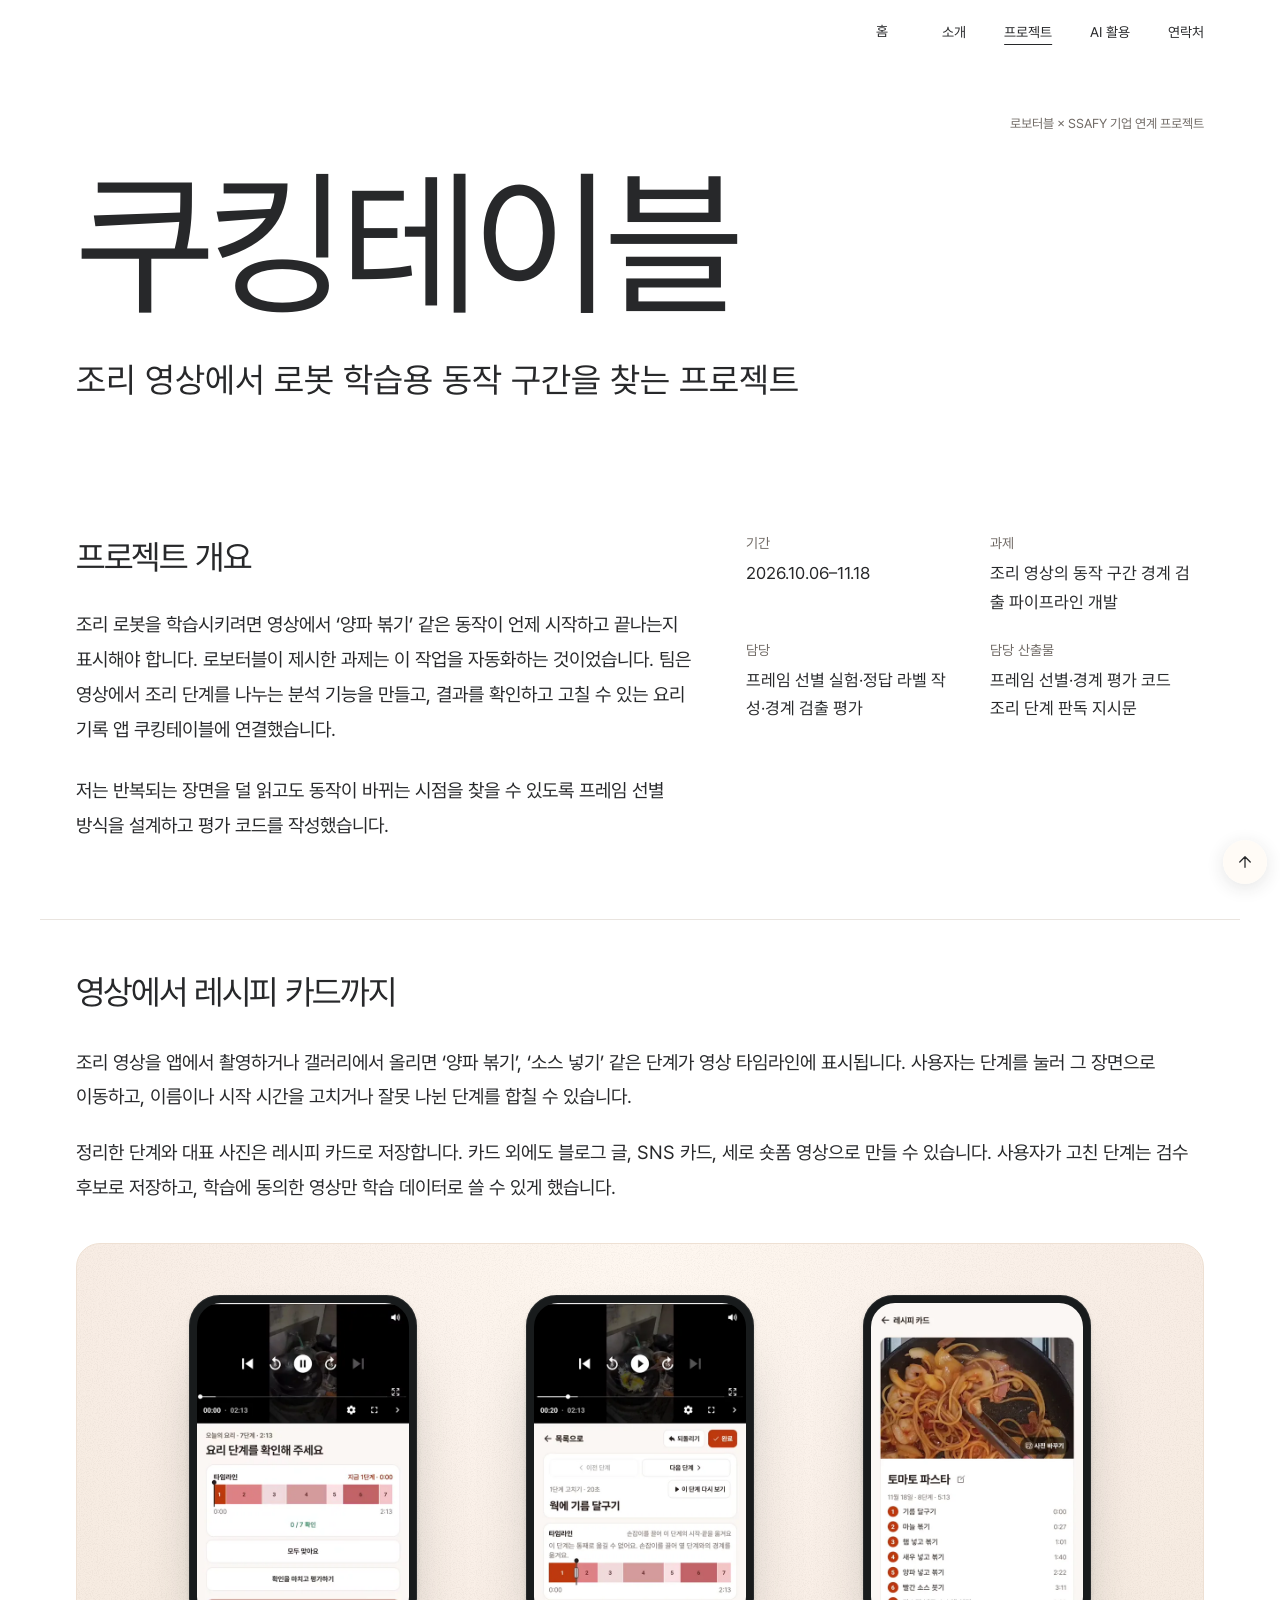
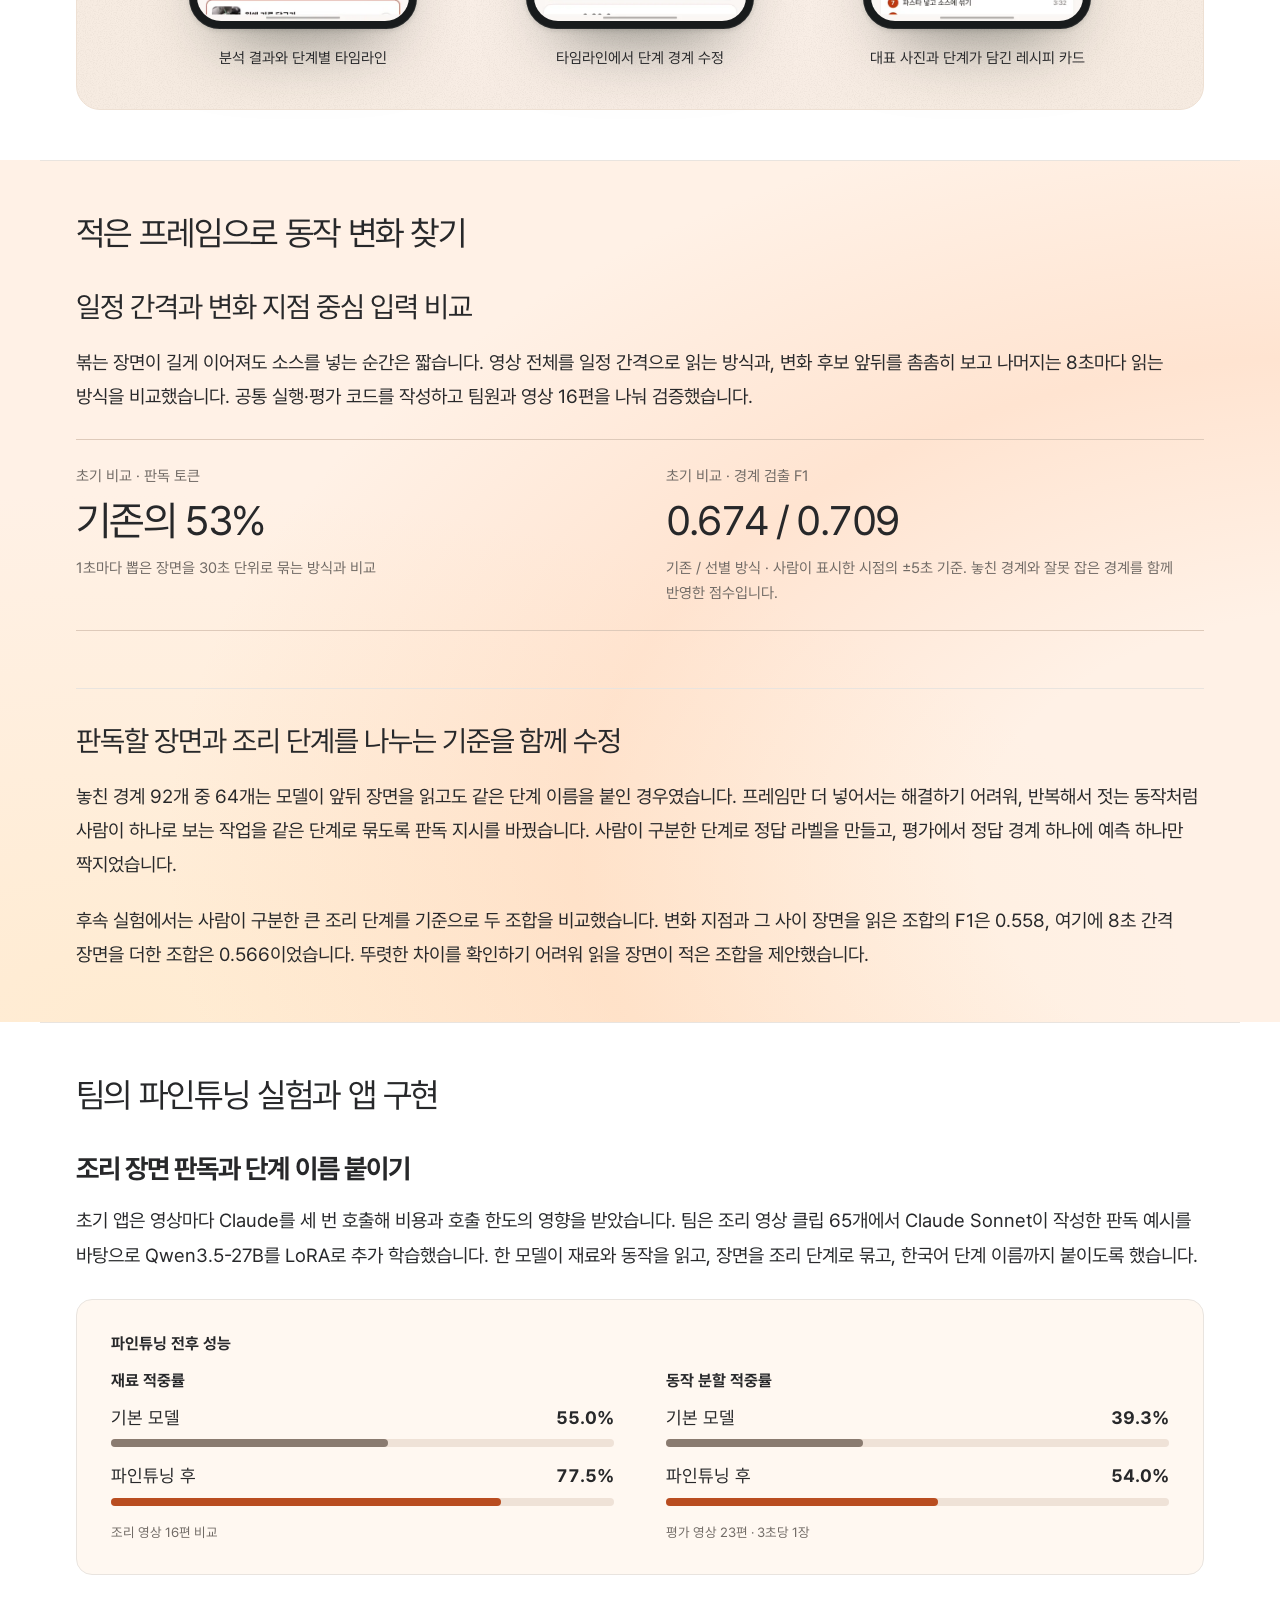
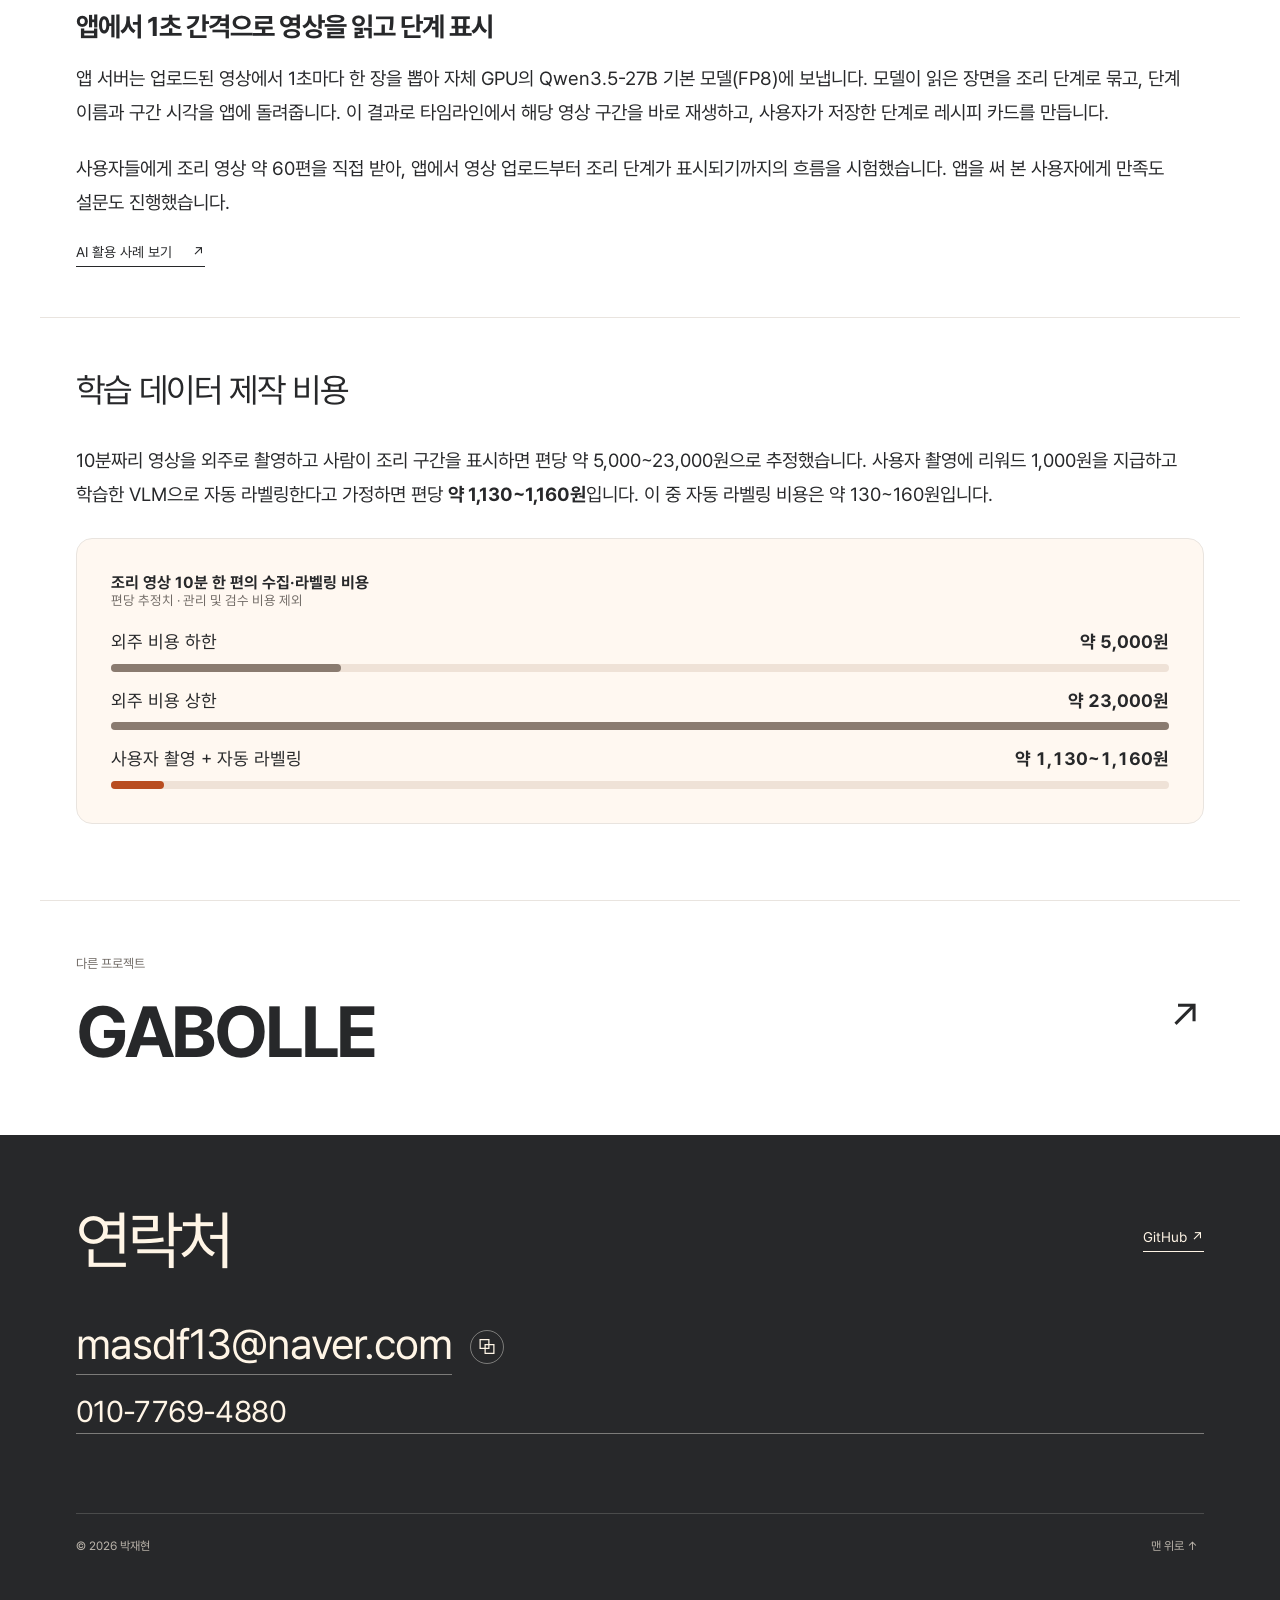
<file: vlm.html>
<!doctype html>
<html lang="ko">
<head>
<meta charset="utf-8">
<meta name="viewport" content="width=device-width,initial-scale=1">
<meta name="theme-color" content="#FFFFFF">
<title>쿠킹테이블 | 조리 영상 분석과 프레임 선별 실험 — 박재현</title>
<meta name="description" content="조리 영상에서 로봇 학습용 동작 구간을 찾는 쿠킹테이블 프로젝트입니다.">
<meta property="og:title" content="쿠킹테이블 | 조리 영상 분석과 프레임 선별 실험 — 박재현">
<meta property="og:description" content="조리 영상에서 로봇 학습용 동작 구간을 찾는 쿠킹테이블 프로젝트입니다.">
<meta property="og:type" content="website">
<meta property="og:image" content="https://durian98.github.io/assets/portrait.webp">
<link rel="preload" href="assets/fonts/Pretendard-Regular.woff2?v=9544bf46" as="font" type="font/woff2" crossorigin>
<link rel="icon" href="favicon.svg" type="image/svg+xml">
<script src="app.js?v=87512a7f" defer>
</script>
<script src="portfolio-v6.js?v=b88d1683" defer></script>
<script src="page-navigation.js?v=abc9b69f" defer></script>
<script src="media-playback.js?v=0217169f" defer></script>
<link rel="stylesheet" href="site.css?v=1997b5c1">
</head>
<body>
<a class="skip-link" href="#main">본문으로 바로가기</a>
<div class="reading-progress" aria-hidden="true"></div>
<header class="site-header">
<button class="menu-toggle" aria-expanded="false" aria-controls="site-nav">메뉴</button>
<nav class="site-nav" id="site-nav" aria-label="주 메뉴">
<a class="header-home" href="index.html" aria-label="홈으로 이동">홈</a>
<a href="about.html">소개</a>
<a href="work.html" aria-current="page">프로젝트</a>
<a href="ai.html">AI 활용</a>
<a href="#contact">연락처</a>
</nav>
</header>
<nav class="return-nav" aria-label="페이지 상단 이동">
<button type="button" data-page-top aria-label="페이지 맨 위로" title="맨 위로"><svg viewBox="0 0 24 24" fill="none" stroke="currentColor" stroke-width="1.7" stroke-linecap="round" stroke-linejoin="round" aria-hidden="true"><path d="m5 12 7-7 7 7M12 5v14"/></svg></button>
</nav>
<main id="main" class="research-detail">
<section class="project-hero wrap">
  <div class="project-topline"><span>로보터블 × SSAFY 기업 연계 프로젝트</span></div>
  <h1 class="project-title">쿠킹테이블</h1>
  <p class="project-subtitle">조리 영상에서 로봇 학습용 동작 구간을 찾는 프로젝트</p>
</section>
<section class="project-summary wrap">
  <div>
    <h2>프로젝트 개요</h2>
    <p>조리 로봇을 학습시키려면 영상에서 ‘양파 볶기’ 같은 동작이 언제 시작하고 끝나는지 표시해야 합니다. 로보터블이 제시한 과제는 이 작업을 자동화하는 것이었습니다. 팀은 영상에서 조리 단계를 나누는 분석 기능을 만들고, 결과를 확인하고 고칠 수 있는 요리 기록 앱 쿠킹테이블에 연결했습니다.</p>
    <p>저는 반복되는 장면을 덜 읽고도 동작이 바뀌는 시점을 찾을 수 있도록 프레임 선별 방식을 설계하고 평가 코드를 작성했습니다.</p>
  </div>
  <div>
    <dl class="project-facts">
  <div><dt>기간</dt><dd><time datetime="2026-10-06">2026.10.06</time>–<time datetime="2026-11-18">11.18</time></dd></div>
  <div><dt>과제</dt><dd>조리 영상의 동작 구간 경계 검출 파이프라인 개발</dd></div>
  <div><dt>담당</dt><dd>프레임 선별 실험·정답 라벨 작성·경계 검출 평가</dd></div>
  <div><dt>담당 산출물</dt><dd>프레임 선별·경계 평가 코드<br>조리 단계 판독 지시문</dd></div>
</dl>
  </div>
</section>
<section class="content-section wrap" id="recipick">
  <div class="section-side"><h2 id="recipick-heading">영상에서 레시피 카드까지</h2></div>
  <div class="section-body">
    <p>조리 영상을 앱에서 촬영하거나 갤러리에서 올리면 ‘양파 볶기’, ‘소스 넣기’ 같은 단계가 영상 타임라인에 표시됩니다. 사용자는 단계를 눌러 그 장면으로 이동하고, 이름이나 시작 시간을 고치거나 잘못 나뉜 단계를 합칠 수 있습니다.</p>
    <p>정리한 단계와 대표 사진은 레시피 카드로 저장합니다. 카드 외에도 블로그 글, SNS 카드, 세로 숏폼 영상으로 만들 수 있습니다. 사용자가 고친 단계는 검수 후보로 저장하고, 학습에 동의한 영상만 학습 데이터로 쓸 수 있게 했습니다.</p>
    <div class="recipick-gallery" role="group" aria-labelledby="recipick-heading">
      <figure>
        <a class="phone-frame" href="assets/cookingtable-timeline.webp" aria-label="분석 결과와 단계별 타임라인 정지 화면 보기">
          <div class="motion-media">
            <video class="demo-video" muted loop playsinline preload="none" poster="assets/cookingtable-timeline.webp" width="480" height="718" aria-hidden="true" tabindex="-1"><source data-src="assets/cookingtable-timeline.mp4" type="video/mp4"></video>
          </div>
        </a>
        <figcaption class="image-caption">분석 결과와 단계별 타임라인</figcaption>
      </figure>
      <figure>
        <a class="phone-frame" href="assets/cookingtable-edit.webp" aria-label="타임라인에서 단계 경계 수정 정지 화면 보기">
          <div class="motion-media">
            <video class="demo-video" muted loop playsinline preload="none" poster="assets/cookingtable-edit.webp" width="480" height="718" aria-hidden="true" tabindex="-1"><source data-src="assets/cookingtable-edit.mp4" type="video/mp4"></video>
          </div>
        </a>
        <figcaption class="image-caption">타임라인에서 단계 경계 수정</figcaption>
      </figure>
      <figure>
        <a class="phone-frame" href="assets/cookingtable-recipe.webp" aria-label="대표 사진과 단계가 담긴 레시피 카드 정지 화면 보기">
          <div class="motion-media">
            <video class="demo-video" muted loop playsinline preload="none" poster="assets/cookingtable-recipe.webp" width="480" height="718" aria-hidden="true" tabindex="-1"><source data-src="assets/cookingtable-recipe.mp4" type="video/mp4"></video>
          </div>
        </a>
        <figcaption class="image-caption">대표 사진과 단계가 담긴 레시피 카드</figcaption>
      </figure>
    </div>
  </div>
</section>
<div class="chapter-band chapter-band--product">
<section class="content-section wrap" id="contribution">
  <div class="section-side"><h2>적은 프레임으로 동작 변화 찾기</h2></div>
  <div class="section-body">
    <article class="ai-use-entry" id="methods">
      <h3>일정 간격과 변화 지점 중심 입력 비교</h3>
      <p>볶는 장면이 길게 이어져도 소스를 넣는 순간은 짧습니다. 영상 전체를 일정 간격으로 읽는 방식과, 변화 후보 앞뒤를 촘촘히 보고 나머지는 8초마다 읽는 방식을 비교했습니다. 공통 실행·평가 코드를 작성하고 팀원과 영상 16편을 나눠 검증했습니다.</p>
      <dl class="metric-pair recipick-results">
        <div><dt>초기 비교 · 판독 토큰</dt><dd class="metric-number">기존의 53%</dd><dd class="recipick-metric-note">1초마다 뽑은 장면을 30초 단위로 묶는 방식과 비교</dd></div>
        <div><dt>초기 비교 · 경계 검출 F1</dt><dd class="metric-number">0.674 / 0.709</dd><dd class="recipick-metric-note">기존 / 선별 방식 · 사람이 표시한 시점의 ±5초 기준. 놓친 경계와 잘못 잡은 경계를 함께 반영한 점수입니다.</dd></div>
      </dl>
    </article>
    <article class="ai-use-entry">
      <h3>판독할 장면과 조리 단계를 나누는 기준을 함께 수정</h3>
      <p>놓친 경계 92개 중 64개는 모델이 앞뒤 장면을 읽고도 같은 단계 이름을 붙인 경우였습니다. 프레임만 더 넣어서는 해결하기 어려워, 반복해서 젓는 동작처럼 사람이 하나로 보는 작업을 같은 단계로 묶도록 판독 지시를 바꿨습니다. 사람이 구분한 단계로 정답 라벨을 만들고, 평가에서 정답 경계 하나에 예측 하나만 짝지었습니다.</p>
      <p>후속 실험에서는 사람이 구분한 큰 조리 단계를 기준으로 두 조합을 비교했습니다. 변화 지점과 그 사이 장면을 읽은 조합의 F1은 0.558, 여기에 8초 간격 장면을 더한 조합은 0.566이었습니다. 뚜렷한 차이를 확인하기 어려워 읽을 장면이 적은 조합을 제안했습니다.</p>
    </article>
  </div>
</section>
</div>
<section class="content-section wrap" id="fine-tuning">
  <div class="section-side"><h2>팀의 파인튜닝 실험과 앱 구현</h2></div>
  <div class="section-body">
    <article class="reflection-entry">
      <h3>조리 장면 판독과 단계 이름 붙이기</h3>
      <p>초기 앱은 영상마다 Claude를 세 번 호출해 비용과 호출 한도의 영향을 받았습니다. 팀은 조리 영상 클립 65개에서 Claude Sonnet이 작성한 판독 예시를 바탕으로 Qwen3.5-27B를 LoRA로 추가 학습했습니다. 한 모델이 재료와 동작을 읽고, 장면을 조리 단계로 묶고, 한국어 단계 이름까지 붙이도록 했습니다.</p>
      <figure class="portfolio-evidence" id="fine-tuning-results">
        <figcaption>파인튜닝 전후 성능</figcaption>
        <div class="recipick-model-grid">
          <div>
            <h4 id="ingredient-score">재료 적중률</h4>
            <ul class="comparison-chart" aria-labelledby="ingredient-score">
              <li><div><span>기본 모델</span><strong>55.0%</strong></div><span class="evidence-track" aria-hidden="true"><span style="--bar-width:55%"></span></span></li>
              <li><div><span>파인튜닝 후</span><strong>77.5%</strong></div><span class="evidence-track" aria-hidden="true"><span style="--bar-width:77.5%"></span></span></li>
            </ul>
            <small class="evidence-source">조리 영상 16편 비교</small>
          </div>
          <div>
            <h4 id="segmentation-score">동작 분할 적중률</h4>
            <ul class="comparison-chart" aria-labelledby="segmentation-score">
              <li><div><span>기본 모델</span><strong>39.3%</strong></div><span class="evidence-track" aria-hidden="true"><span style="--bar-width:39.3%"></span></span></li>
              <li><div><span>파인튜닝 후</span><strong>54.0%</strong></div><span class="evidence-track" aria-hidden="true"><span style="--bar-width:54%"></span></span></li>
            </ul>
            <small class="evidence-source">평가 영상 23편 · 3초당 1장</small>
          </div>
        </div>
      </figure>
    </article>
    <article class="reflection-entry" id="outcome">
      <h3>앱에서 1초 간격으로 영상을 읽고 단계 표시</h3>
      <p>앱 서버는 업로드된 영상에서 1초마다 한 장을 뽑아 자체 GPU의 Qwen3.5-27B 기본 모델(FP8)에 보냅니다. 모델이 읽은 장면을 조리 단계로 묶고, 단계 이름과 구간 시각을 앱에 돌려줍니다. 이 결과로 타임라인에서 해당 영상 구간을 바로 재생하고, 사용자가 저장한 단계로 레시피 카드를 만듭니다.</p>
      <p>사용자들에게 조리 영상 약 60편을 직접 받아, 앱에서 영상 업로드부터 조리 단계가 표시되기까지의 흐름을 시험했습니다. 앱을 써 본 사용자에게 만족도 설문도 진행했습니다.</p>
    </article>
    <a class="text-link" href="ai.html#vlm-research">AI 활용 사례 보기 <span aria-hidden="true">↗</span></a>
  </div>
</section>
<section class="content-section wrap" id="labeling-cost">
  <div class="section-side"><h2>학습 데이터 제작 비용</h2></div>
  <div class="section-body">
    <p>10분짜리 영상을 외주로 촬영하고 사람이 조리 구간을 표시하면 편당 약 5,000~23,000원으로 추정했습니다. 사용자 촬영에 리워드 1,000원을 지급하고 학습한 VLM으로 자동 라벨링한다고 가정하면 편당 <strong>약 1,130~1,160원</strong>입니다. 이 중 자동 라벨링 비용은 약 130~160원입니다.</p>
    <figure class="portfolio-evidence">
      <figcaption>조리 영상 10분 한 편의 수집·라벨링 비용 <small>편당 추정치 · 관리 및 검수 비용 제외</small></figcaption>
      <ul class="comparison-chart">
        <li><div><span>외주 비용 하한</span><strong>약 5,000원</strong></div><span class="evidence-track" aria-hidden="true"><span style="--bar-width:21.74%"></span></span></li>
        <li><div><span>외주 비용 상한</span><strong>약 23,000원</strong></div><span class="evidence-track" aria-hidden="true"><span style="--bar-width:100%"></span></span></li>
        <li><div><span>사용자 촬영 + 자동 라벨링</span><strong>약 1,130~1,160원</strong></div><span class="evidence-track" aria-hidden="true"><span style="--bar-width:5.04%"></span></span></li>
      </ul>
    </figure>
  </div>
</section>
<a class="next-project wrap" href="gabolle.html">
  <div>
    <div class="eyebrow">다른 프로젝트</div>
    <h2>GABOLLE</h2>
  </div>
  <span class="next-arrow" aria-hidden="true">↗</span>
</a>
</main><footer class="contact-section wrap" id="contact">
<div class="contact-top">
<h2>연락처</h2>
<a class="text-link" href="https://github.com/durian98" target="_blank" rel="noopener noreferrer">GitHub ↗</a>
</div>
<div class="contact-links">
<a class="email-link" href="mailto:masdf13@naver.com">masdf13@naver.com</a>
<button class="copy-button" data-copy-email aria-label="이메일 주소 복사">⧉</button>
<a class="phone-link" href="tel:01077694880">010-7769-4880</a>
</div>
<div class="copy-status" role="status" aria-live="polite">
</div>
<div class="footer-bottom">
<span>© 2026 박재현</span>
<button class="back-top" aria-label="페이지 맨 위로">맨 위로 ↑</button>
</div>
</footer>
</body>
</html>
</file>
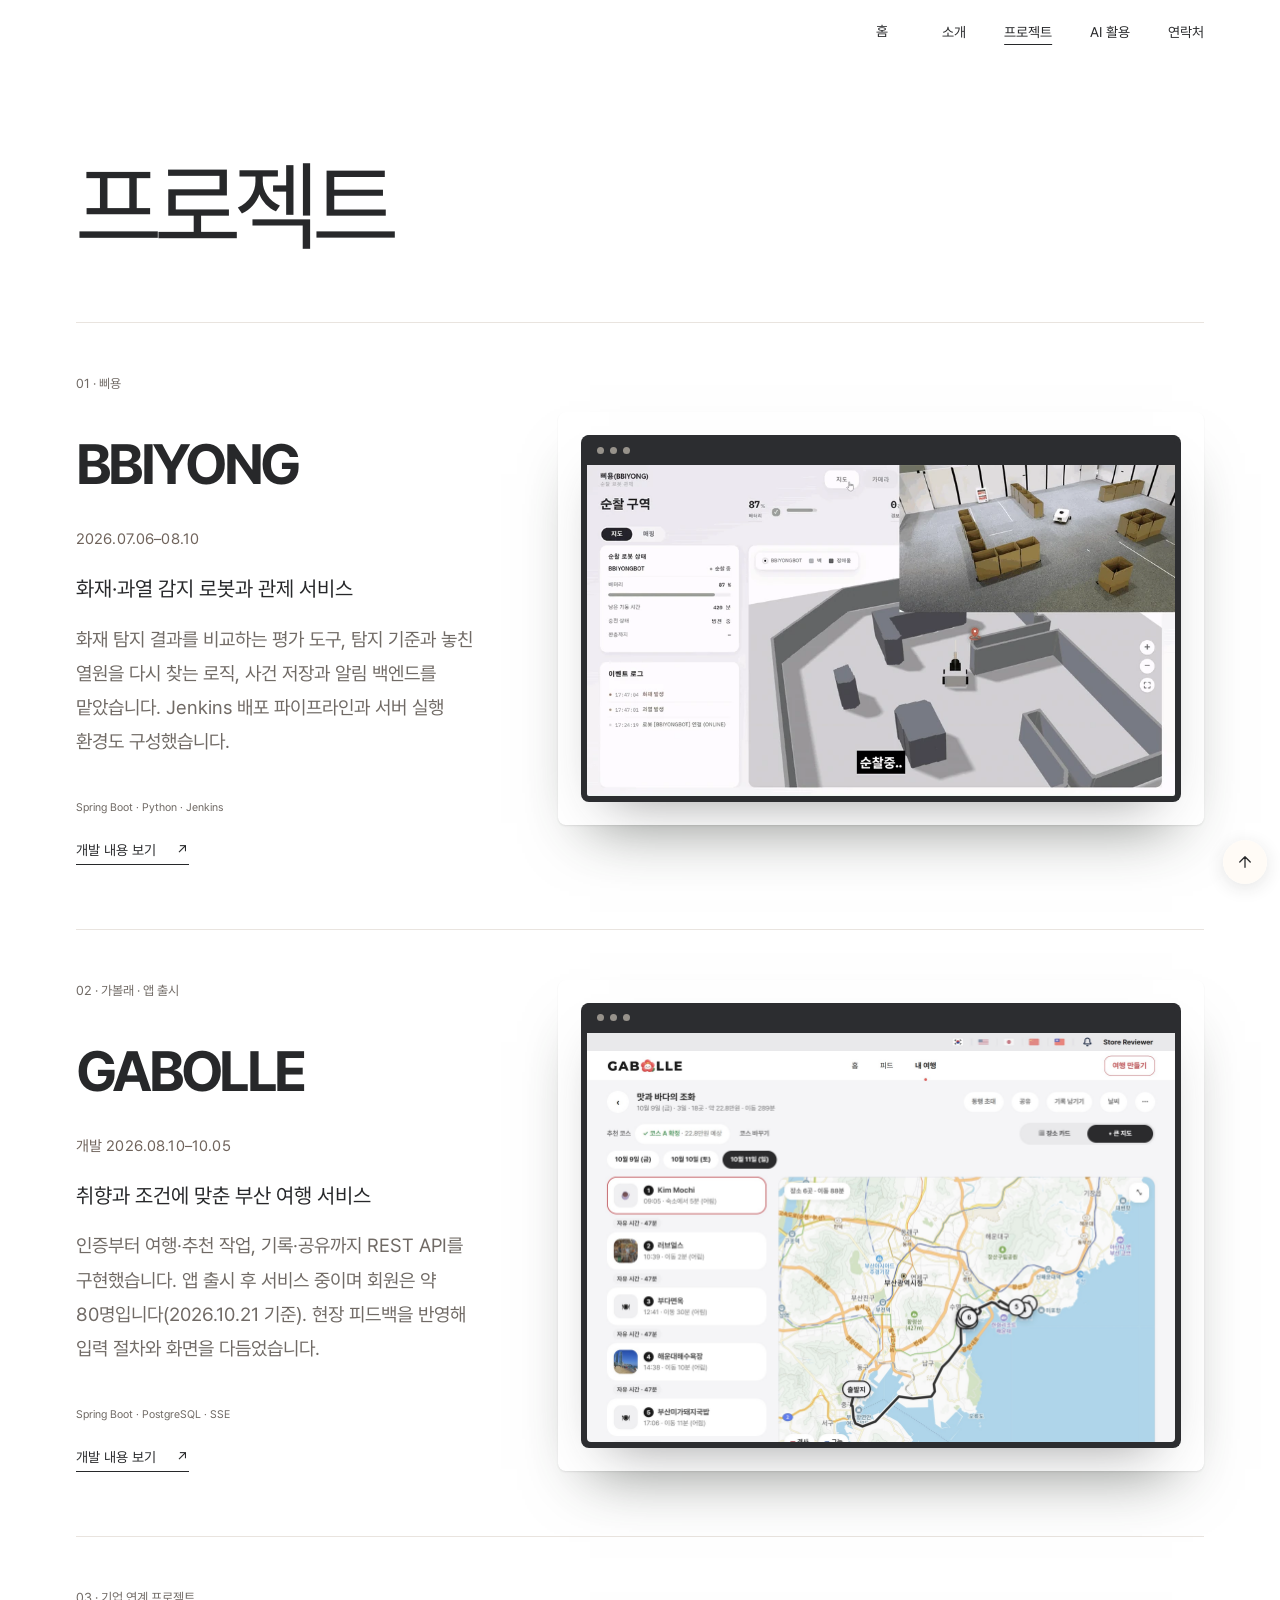
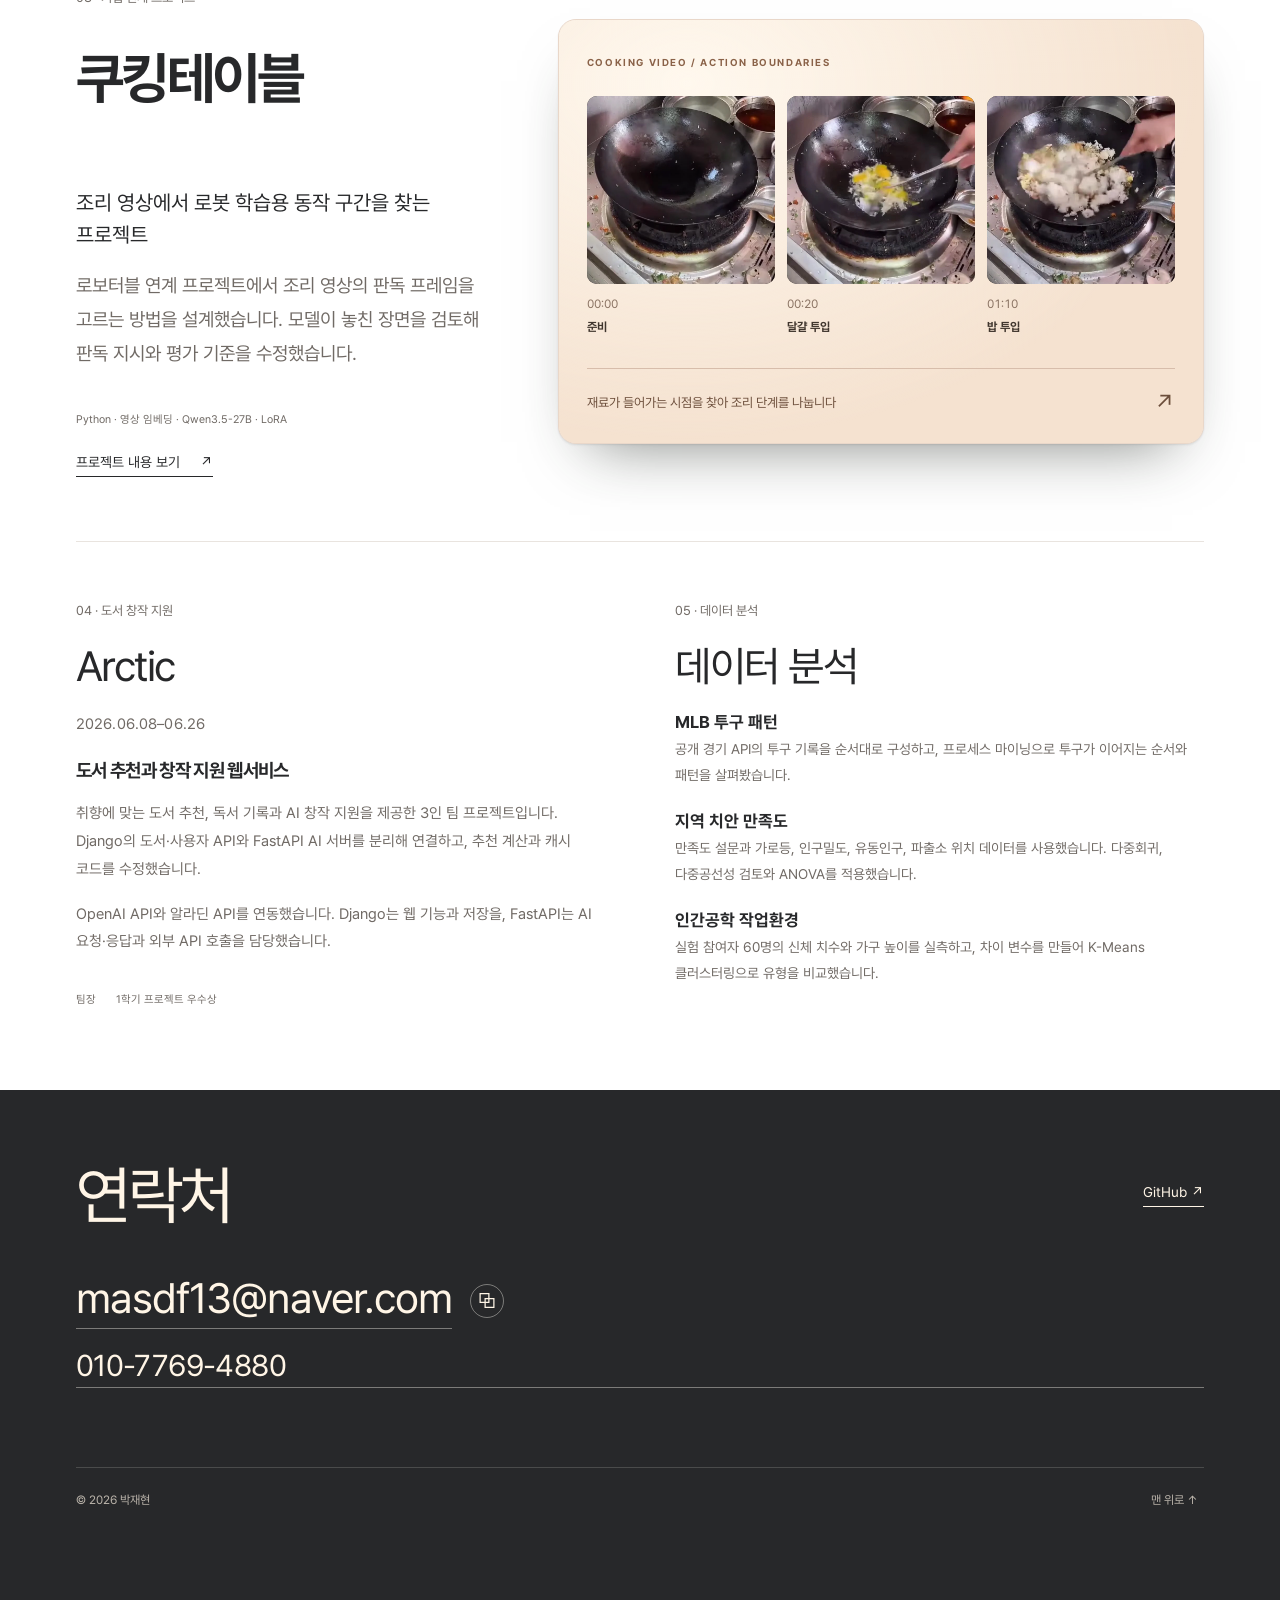
<file: work.html>
<!doctype html>
<html lang="ko">
<head>
<meta charset="utf-8">
<meta name="viewport" content="width=device-width,initial-scale=1">
<meta name="theme-color" content="#FFFFFF">
<title>Work — 박재현</title>
<meta name="description" content="BBIYONG, GABOLLE, Arctic의 개발 경험과 조리 영상의 동작 구간 경계 검출 파이프라인 개발을 소개합니다.">
<meta property="og:title" content="Work — 박재현">
<meta property="og:description" content="BBIYONG, GABOLLE, Arctic의 개발 경험과 조리 영상의 동작 구간 경계 검출 파이프라인 개발을 소개합니다.">
<meta property="og:type" content="website">
<meta property="og:image" content="https://durian98.github.io/assets/portrait.webp">
<link rel="preload" href="assets/fonts/Pretendard-Regular.woff2?v=9544bf46" as="font" type="font/woff2" crossorigin>
<link rel="icon" href="favicon.svg" type="image/svg+xml">
<script src="app.js?v=87512a7f" defer>
</script>
<script src="portfolio-v6.js?v=b88d1683" defer></script>
<script src="page-navigation.js?v=abc9b69f" defer></script>
<script src="media-playback.js?v=0217169f" defer></script>
<link rel="stylesheet" href="site.css?v=1997b5c1">
</head>
<body>
<a class="skip-link" href="#main">본문으로 바로가기</a>
<div class="reading-progress" aria-hidden="true"></div>
<header class="site-header">
<button class="menu-toggle" aria-expanded="false" aria-controls="site-nav">메뉴</button>
<nav class="site-nav" id="site-nav" aria-label="주 메뉴">
<a class="header-home" href="index.html" aria-label="홈으로 이동">홈</a>
<a href="about.html">소개</a>
<a href="work.html" aria-current="page">프로젝트</a>
<a href="ai.html">AI 활용</a>
<a href="#contact">연락처</a>
</nav>
</header>
<nav class="return-nav" aria-label="페이지 상단 이동">
<button type="button" data-page-top aria-label="페이지 맨 위로" title="맨 위로"><svg viewBox="0 0 24 24" fill="none" stroke="currentColor" stroke-width="1.7" stroke-linecap="round" stroke-linejoin="round" aria-hidden="true"><path d="m5 12 7-7 7 7M12 5v14"/></svg></button>
</nav>
<main id="main">
<section class="page-heading wrap">
<div>
<h1>프로젝트</h1>
</div>

</section>
<div class="wrap">
<article class="work-feature bbiyong reveal">
<div class="work-copy">
<span class="work-number">01 · 삐용</span>
<h2>
<a href="bbiyong.html">BBIYONG</a>
</h2>
<p class="project-period"><time datetime="2026-07-06">2026.07.06</time>–08.10</p>
<p class="work-subtitle">화재·과열 감지 로봇과 관제 서비스</p>
<p class="work-description">화재 탐지 결과를 비교하는 평가 도구, 탐지 기준과 놓친 열원을 다시 찾는 로직, 사건 저장과 알림 백엔드를 맡았습니다. Jenkins 배포 파이프라인과 서버 실행 환경도 구성했습니다.</p>
<div class="work-meta">
<span>Spring Boot · Python · Jenkins</span>

</div>
<a class="text-link work-open" href="bbiyong.html">개발 내용 보기 <span aria-hidden="true">↗</span>
</a>
</div>
<div class="work-visual"><div class="browser-frame"><div class="browser-chrome" aria-hidden="true"><i></i><i></i><i></i></div><div class="motion-media" role="img" aria-label="BBIYONG 과열 감지와 관제 경보 시연">
<video class="demo-video" muted loop playsinline preload="none" poster="assets/bbiyong-demo-poster.webp" width="860" height="484" aria-hidden="true" tabindex="-1"><source data-src="assets/bbiyong-demo.mp4?v=1f553717" type="video/mp4"></video>
<noscript><span class="motion-static-note">정지 화면</span></noscript>
</div></div><a class="visual-link" href="bbiyong.html" aria-label="BBIYONG 개발 내용 보기"><span class="visual-hover" aria-hidden="true"><strong>BBIYONG</strong><span>화재·과열 감지와 관제 경보 · 시연</span></span></a></div>
</article>
<article class="work-feature gabolle reveal">
<div class="work-copy">
<span class="work-number">02 · 가볼래 · 앱 출시</span>
<h2>
<a href="gabolle.html">GABOLLE</a>
</h2>
<p class="project-period">개발 <time datetime="2026-08-10">2026.08.10</time>–10.05</p>
<p class="work-subtitle">취향과 조건에 맞춘 부산 여행 서비스</p>
<p class="work-description">인증부터 여행·추천 작업, 기록·공유까지 REST API를 구현했습니다. 앱 출시 후 서비스 중이며 회원은 약 80명입니다(2026.10.21 기준). 현장 피드백을 반영해 입력 절차와 화면을 다듬었습니다.</p>
<div class="work-meta">
<span>Spring Boot · PostgreSQL · SSE</span>

</div>
<a class="text-link work-open" href="gabolle.html">개발 내용 보기 <span aria-hidden="true">↗</span>
</a>
</div>
<div class="work-visual"><div class="browser-frame"><div class="browser-chrome" aria-hidden="true"><i></i><i></i><i></i></div><img src="assets/gabolle-map.jpg" width="2360" height="1640" alt="여행 일정과 방문 순서를 지도에 표시한 GABOLLE 화면" loading="lazy"></div><a class="visual-link" href="gabolle.html" aria-label="GABOLLE 개발 내용 보기"><span class="visual-hover" aria-hidden="true"><strong>GABOLLE</strong><span>여행 일정과 방문 순서를 보여주는 지도</span></span></a></div>
</article>
<article class="work-feature research reveal" id="vlm">
<div class="work-copy">
<span class="work-number">03 · 기업 연계 프로젝트</span>
<h2><a href="vlm.html">쿠킹테이블</a></h2>
<p class="project-period"><time datetime="2026-10-06">2026.10.06</time>–<time datetime="2026-11-18">2026.11.18</time></p>
<p class="work-subtitle">조리 영상에서 로봇 학습용 동작 구간을 찾는 프로젝트</p>
<p class="work-description">로보터블 연계 프로젝트에서 조리 영상의 판독 프레임을 고르는 방법을 설계했습니다. 모델이 놓친 장면을 검토해 판독 지시와 평가 기준을 수정했습니다.</p>
<div class="work-meta"><span>Python · 영상 임베딩 · Qwen3.5-27B · LoRA</span></div>
<a class="text-link work-open" href="vlm.html">프로젝트 내용 보기 <span aria-hidden="true">↗</span></a>
</div>
<div class="work-visual research-visual"><div class="pipeline-preview"><span class="preview-label">COOKING VIDEO / ACTION BOUNDARIES</span><div class="preview-frames"><div class="cooking-frame"><img src="assets/cooking-frame-15.webp" width="720" height="720" alt="준비 장면" loading="lazy"><div class="frame-label"><span>00:00</span><strong>준비</strong></div></div><div class="cooking-frame"><img src="assets/cooking-frame-17.webp" width="720" height="720" alt="달걀 투입 장면" loading="lazy"><div class="frame-label"><span>00:20</span><strong>달걀 투입</strong></div></div><div class="cooking-frame"><img src="assets/cooking-frame-19.webp" width="720" height="720" alt="밥 투입 장면" loading="lazy"><div class="frame-label"><span>01:10</span><strong>밥 투입</strong></div></div></div><div class="preview-bottom"><span>재료가 들어가는 시점을 찾아 조리 단계를 나눕니다</span><span aria-hidden="true">↗</span></div></div><a class="visual-link" href="vlm.html" aria-label="쿠킹테이블 프로젝트 내용 보기"><span class="visual-hover" aria-hidden="true"><strong>COOKING VIDEO PIPELINE</strong><span>조리 단계 분석부터 레시피 카드까지</span></span></a></div>
</article>
<section class="minor-projects" id="more">
<article class="minor-project reveal">
<span class="eyebrow">04 · 도서 창작 지원</span>
<h2>Arctic</h2>
<p class="project-period"><time datetime="2026-06-08">2026.06.08</time>–06.26</p>
<h3>도서 추천과 창작 지원 웹서비스</h3>
<p>취향에 맞는 도서 추천, 독서 기록과 AI 창작 지원을 제공한 3인 팀 프로젝트입니다. Django의 도서·사용자 API와 FastAPI AI 서버를 분리해 연결하고, 추천 계산과 캐시 코드를 수정했습니다.</p>
<p>OpenAI API와 알라딘 API를 연동했습니다. Django는 웹 기능과 저장을, FastAPI는 AI 요청·응답과 외부 API 호출을 담당했습니다.</p>
<div class="work-meta">
<span>팀장</span>
<span>1학기 프로젝트 우수상</span>
</div>
</article>
<article class="minor-project reveal">
<span class="eyebrow">05 · 데이터 분석</span>
<h2>데이터 분석</h2>
<div class="data-list">
<div>
<strong>MLB 투구 패턴</strong>
<p>공개 경기 API의 투구 기록을 순서대로 구성하고, 프로세스 마이닝으로 투구가 이어지는 순서와 패턴을 살펴봤습니다.</p>
</div>
<div>
<strong>지역 치안 만족도</strong>
<p>만족도 설문과 가로등, 인구밀도, 유동인구, 파출소 위치 데이터를 사용했습니다. 다중회귀, 다중공선성 검토와 ANOVA를 적용했습니다.</p>
</div>
<div>
<strong>인간공학 작업환경</strong>
<p>실험 참여자 60명의 신체 치수와 가구 높이를 실측하고, 차이 변수를 만들어 K-Means 클러스터링으로 유형을 비교했습니다.</p>
</div>
</div>
</article>
</section>
</div>
</main>
<footer class="contact-section wrap" id="contact">
<div class="contact-top">
<h2>연락처</h2>
<a class="text-link" href="https://github.com/durian98" target="_blank" rel="noopener noreferrer">GitHub ↗</a>
</div>
<div class="contact-links">
<a class="email-link" href="mailto:masdf13@naver.com">masdf13@naver.com</a>
<button class="copy-button" data-copy-email aria-label="이메일 주소 복사">⧉</button>
<a class="phone-link" href="tel:01077694880">010-7769-4880</a>
</div>
<div class="copy-status" role="status" aria-live="polite">
</div>
<div class="footer-bottom">
<span>© 2026 박재현</span>
<button class="back-top" aria-label="페이지 맨 위로">맨 위로 ↑</button>
</div>
</footer>
</body>
</html>
</file>
<file: site.css>
@font-face{font-family:Pretendard;src:url('./assets/fonts/Pretendard-Regular.woff2?v=9544bf46') format('woff2');font-weight:400;font-display:swap;unicode-range:U+20,U+21,U+22,U+23,U+24,U+25,U+26,U+27,U+28,U+29,U+2A,U+2B,U+2C,U+2D,U+2E,U+2F,U+30,U+31,U+32,U+33,U+34,U+35,U+36,U+37,U+38,U+39,U+3A,U+3B,U+3C,U+3D,U+3E,U+3F,U+40,U+41,U+42,U+43,U+44,U+45,U+46,U+47,U+48,U+49,U+4A,U+4B,U+4C,U+4D,U+4E,U+4F,U+50,U+51,U+52,U+53,U+54,U+55,U+56,U+57,U+58,U+59,U+5A,U+5B,U+5C,U+5D,U+5E,U+5F,U+60,U+61,U+62,U+63,U+64,U+65,U+66,U+67,U+68,U+69,U+6A,U+6B,U+6C,U+6D,U+6E,U+6F,U+70,U+71,U+72,U+73,U+74,U+75,U+76,U+77,U+78,U+79,U+7A,U+7B,U+7C,U+7D,U+7E,U+A0,U+A9,U+B1,U+B7,U+D7,U+2013,U+2014,U+2018,U+2019,U+2190,U+2191,U+2192,U+2193,U+2197,U+2212,U+AC00,U+AC01,U+AC04,U+AC08,U+AC10,U+AC12,U+AC19,U+AC1C,U+AC1D,U+AC24,U+AC31,U+AC40,U+AC70,U+AC74,U+AC78,U+AC80,U+AC83,U+AC8C,U+ACA9,U+ACAC,U+ACB0,U+ACBC,U+ACBD,U+ACC4,U+ACE0,U+ACE8,U+ACF3,U+ACF5,U+ACFC,U+AD00,U+AD50,U+AD6C,U+AD6D,U+AD70,U+ADC0,U+ADDC,U+ADF8,U+ADFC,U+AE00,U+AE09,U+AE30,U+AE34,U+AE38,U+AE40,U+AE4C,U+AED8,U+AFB8,U+AFBC,U+AFD4,U+AFE8,U+B00C,U+B05D,U+B07C,U+B098,U+B0A0,U+B0A8,U+B0B4,U+B0B8,U+B0C5,U+B0C8,U+B108,U+B10C,U+B110,U+B118,U+B123,U+B124,U+B144,U+B192,U+B193,U+B204,U+B208,U+B20C,U+B215,U+B220,U+B234,U+B25C,U+B274,U+B290,U+B294,U+B298,U+B2A5,U+B2C8,U+B2DD,U+B2E4,U+B2E8,U+B2EB,U+B2EC,U+B2F4,U+B2F5,U+B2F9,U+B300,U+B354,U+B358,U+B35C,U+B370,U+B378,U+B3C4,U+B3C5,U+B3CC,U+B3D9,U+B410,U+B418,U+B41C,U+B429,U+B450,U+B458,U+B480,U+B4A4,U+B4DC,U+B4E0,U+B4E3,U+B4E4,U+B4EC,U+B4ED,U+B4F1,U+B514,U+B518,U+B529,U+B530,U+B54C,U+B5A4,U+B69C,U+B77C,U+B77D,U+B78C,U+B790,U+B798,U+B79C,U+B7C9,U+B7EC,U+B7FC,U+B808,U+B80C,U+B824,U+B825,U+B828,U+B82C,U+B835,U+B837,U+B838,U+B840,U+B85C,U+B85D,U+B860,U+B864,U+B8B0,U+B8CC,U+B960,U+B974,U+B978,U+B97C,U+B984,U+B9AC,U+B9BC,U+B9BD,U+B9C1,U+B9C8,U+B9C9,U+B9CC,U+B9CE,U+B9DE,U+B9E1,U+B9E4,U+B9E8,U+BA38,U+BA3C,U+BA54,U+BA70,U+BA74,U+BA85,U+BA87,U+BAA8,U+BAA9,U+BABB,U+BB34,U+BB36,U+BB38,U+BB3C,U+BBF8,U+BBFC,U+BC00,U+BC0B,U+BC0F,U+BC14,U+BC15,U+BC16,U+BC18,U+BC1B,U+BC1C,U+BC25,U+BC29,U+BC30,U+BC31,U+BC84,U+BC88,U+BC94,U+BC95,U+BC97,U+BCA0,U+BCA8,U+BCC0,U+BCC4,U+BCD1,U+BCF4,U+BCF5,U+BCF6,U+BCF8,U+BCFC,U+BD05,U+BD07,U+BD24,U+BD80,U+BD84,U+BD88,U+BD99,U+BE0C,U+BE14,U+BE44,U+BE45,U+BE4C,U+BF51,U+BFD0,U+C090,U+C0AC,U+C0AD,U+C0B0,U+C0B4,U+C0BC,U+C0C1,U+C0C8,U+C0C9,U+C0D8,U+C0DD,U+C11C,U+C11D,U+C120,U+C124,U+C131,U+C138,U+C13C,U+C158,U+C15C,U+C18C,U+C18D,U+C20F,U+C218,U+C21C,U+C220,U+C2A4,U+C2B5,U+C2DC,U+C2DD,U+C2E0,U+C2E4,U+C2EC,U+C2F6,U+C368,U+C4F0,U+C4F8,U+C529,U+C544,U+C548,U+C54A,U+C54C,U+C558,U+C55E,U+C571,U+C57C,U+C57D,U+C591,U+C5B4,U+C5B5,U+C5B8,U+C5C5,U+C5C6,U+C5C8,U+C5D0,U+C5D4,U+C5EC,U+C5ED,U+C5F0,U+C5F4,U+C600,U+C601,U+C606,U+C608,U+C624,U+C628,U+C62C,U+C640,U+C644,U+C678,U+C694,U+C6A9,U+C6B0,U+C6B4,U+C6C0,U+C6C3,U+C6CC,U+C6D0,U+C6F9,U+C704,U+C720,U+C728,U+C73C,U+C740,U+C744,U+C74C,U+C751,U+C758,U+C774,U+C775,U+C778,U+C77C,U+C77D,U+C784,U+C785,U+C788,U+C790,U+C791,U+C798,U+C7A1,U+C7A5,U+C7AC,U+C7AD,U+C800,U+C801,U+C804,U+C808,U+C810,U+C811,U+C813,U+C815,U+C81C,U+C81D,U+C838,U+C870,U+C871,U+C874,U+C885,U+C88C,U+C8FC,U+C900,U+C904,U+C90D,U+C911,U+C988,U+C989,U+C99D,U+C9C0,U+C9C1,U+C9C4,U+C9C8,U+C9D1,U+C9DC,U+C9DD,U+C9E7,U+CC28,U+CC29,U+CC30,U+CC38,U+CC3D,U+CC3E,U+CC44,U+CC45,U+CC57,U+CC98,U+CC9C,U+CCAB,U+CCAD,U+CCB4,U+CCD0,U+CD08,U+CD18,U+CD2C,U+CD5C,U+CD94,U+CD95,U+CD98,U+CD9C,U+CDA4,U+CDA9,U+CDB0,U+CDC4,U+CDE8,U+CE21,U+CE35,U+CE58,U+CE59,U+CE5C,U+CE60,U+CE68,U+CE74,U+CE90,U+CEE4,U+CEE8,U+CEEC,U+CEF4,U+CF13,U+CF54,U+CF5C,U+CFE0,U+D06C,U+D070,U+D074,U+D0A4,U+D0AC,U+D0B9,U+D0C0,U+D0D0,U+D0D5,U+D0DC,U+D0DD,U+D130,U+D134,U+D14C,U+D14D,U+D15C,U+D1A0,U+D1B5,U+D22C,U+D29C,U+D2B8,U+D2B9,U+D2C0,U+D2F0,U+D300,U+D305,U+D30C,U+D310,U+D314,U+D328,U+D398,U+D3B4,U+D3B8,U+D3C8,U+D3C9,U+D3EC,U+D3F0,U+D3F4,U+D3FC,U+D45C,U+D488,U+D504,U+D50C,U+D53C,U+D544,U+D558,U+D559,U+D55C,U+D560,U+D568,U+D569,U+D574,U+D575,U+D588,U+D589,U+D5A5,U+D5D8,U+D604,U+D611,U+D615,U+D638,U+D648,U+D654,U+D655,U+D658,U+D65C,U+D669,U+D68C,U+D68D,U+D6A8,U+D6C4,U+D734,U+D750,U+D76C,U+D788;}
@font-face{font-family:Pretendard;src:url('./assets/fonts/Pretendard-Bold.woff2?v=a49c83ad') format('woff2');font-weight:700;font-display:swap;unicode-range:U+20,U+21,U+22,U+23,U+24,U+25,U+26,U+27,U+28,U+29,U+2A,U+2B,U+2C,U+2D,U+2E,U+2F,U+30,U+31,U+32,U+33,U+34,U+35,U+36,U+37,U+38,U+39,U+3A,U+3B,U+3C,U+3D,U+3E,U+3F,U+40,U+41,U+42,U+43,U+44,U+45,U+46,U+47,U+48,U+49,U+4A,U+4B,U+4C,U+4D,U+4E,U+4F,U+50,U+51,U+52,U+53,U+54,U+55,U+56,U+57,U+58,U+59,U+5A,U+5B,U+5C,U+5D,U+5E,U+5F,U+60,U+61,U+62,U+63,U+64,U+65,U+66,U+67,U+68,U+69,U+6A,U+6B,U+6C,U+6D,U+6E,U+6F,U+70,U+71,U+72,U+73,U+74,U+75,U+76,U+77,U+78,U+79,U+7A,U+7B,U+7C,U+7D,U+7E,U+A0,U+A9,U+B1,U+B7,U+D7,U+2013,U+2014,U+2018,U+2019,U+2190,U+2191,U+2192,U+2193,U+2197,U+2212,U+AC00,U+AC01,U+AC04,U+AC08,U+AC10,U+AC12,U+AC19,U+AC1C,U+AC1D,U+AC24,U+AC31,U+AC40,U+AC70,U+AC74,U+AC78,U+AC80,U+AC83,U+AC8C,U+ACA9,U+ACAC,U+ACB0,U+ACBC,U+ACBD,U+ACC4,U+ACE0,U+ACE8,U+ACF3,U+ACF5,U+ACFC,U+AD00,U+AD50,U+AD6C,U+AD6D,U+AD70,U+ADC0,U+ADDC,U+ADF8,U+ADFC,U+AE00,U+AE09,U+AE30,U+AE34,U+AE38,U+AE40,U+AE4C,U+AED8,U+AFB8,U+AFBC,U+AFD4,U+AFE8,U+B00C,U+B05D,U+B07C,U+B098,U+B0A0,U+B0A8,U+B0B4,U+B0B8,U+B0C5,U+B0C8,U+B108,U+B10C,U+B110,U+B118,U+B123,U+B124,U+B144,U+B192,U+B193,U+B204,U+B208,U+B20C,U+B215,U+B220,U+B234,U+B25C,U+B274,U+B290,U+B294,U+B298,U+B2A5,U+B2C8,U+B2DD,U+B2E4,U+B2E8,U+B2EB,U+B2EC,U+B2F4,U+B2F5,U+B2F9,U+B300,U+B354,U+B358,U+B35C,U+B370,U+B378,U+B3C4,U+B3C5,U+B3CC,U+B3D9,U+B410,U+B418,U+B41C,U+B429,U+B450,U+B458,U+B480,U+B4A4,U+B4DC,U+B4E0,U+B4E3,U+B4E4,U+B4EC,U+B4ED,U+B4F1,U+B514,U+B518,U+B529,U+B530,U+B54C,U+B5A4,U+B69C,U+B77C,U+B77D,U+B78C,U+B790,U+B798,U+B79C,U+B7C9,U+B7EC,U+B7FC,U+B808,U+B80C,U+B824,U+B825,U+B828,U+B82C,U+B835,U+B837,U+B838,U+B840,U+B85C,U+B85D,U+B860,U+B864,U+B8B0,U+B8CC,U+B960,U+B974,U+B978,U+B97C,U+B984,U+B9AC,U+B9BC,U+B9BD,U+B9C1,U+B9C8,U+B9C9,U+B9CC,U+B9CE,U+B9DE,U+B9E1,U+B9E4,U+B9E8,U+BA38,U+BA3C,U+BA54,U+BA70,U+BA74,U+BA85,U+BA87,U+BAA8,U+BAA9,U+BABB,U+BB34,U+BB36,U+BB38,U+BB3C,U+BBF8,U+BBFC,U+BC00,U+BC0B,U+BC0F,U+BC14,U+BC15,U+BC16,U+BC18,U+BC1B,U+BC1C,U+BC25,U+BC29,U+BC30,U+BC31,U+BC84,U+BC88,U+BC94,U+BC95,U+BC97,U+BCA0,U+BCA8,U+BCC0,U+BCC4,U+BCD1,U+BCF4,U+BCF5,U+BCF6,U+BCF8,U+BCFC,U+BD05,U+BD07,U+BD24,U+BD80,U+BD84,U+BD88,U+BD99,U+BE0C,U+BE14,U+BE44,U+BE45,U+BE4C,U+BF51,U+BFD0,U+C090,U+C0AC,U+C0AD,U+C0B0,U+C0B4,U+C0BC,U+C0C1,U+C0C8,U+C0C9,U+C0D8,U+C0DD,U+C11C,U+C11D,U+C120,U+C124,U+C131,U+C138,U+C13C,U+C158,U+C15C,U+C18C,U+C18D,U+C20F,U+C218,U+C21C,U+C220,U+C2A4,U+C2B5,U+C2DC,U+C2DD,U+C2E0,U+C2E4,U+C2EC,U+C2F6,U+C368,U+C4F0,U+C4F8,U+C529,U+C544,U+C548,U+C54A,U+C54C,U+C558,U+C55E,U+C571,U+C57C,U+C57D,U+C591,U+C5B4,U+C5B5,U+C5B8,U+C5C5,U+C5C6,U+C5C8,U+C5D0,U+C5D4,U+C5EC,U+C5ED,U+C5F0,U+C5F4,U+C600,U+C601,U+C606,U+C608,U+C624,U+C628,U+C62C,U+C640,U+C644,U+C678,U+C694,U+C6A9,U+C6B0,U+C6B4,U+C6C0,U+C6C3,U+C6CC,U+C6D0,U+C6F9,U+C704,U+C720,U+C728,U+C73C,U+C740,U+C744,U+C74C,U+C751,U+C758,U+C774,U+C775,U+C778,U+C77C,U+C77D,U+C784,U+C785,U+C788,U+C790,U+C791,U+C798,U+C7A1,U+C7A5,U+C7AC,U+C7AD,U+C800,U+C801,U+C804,U+C808,U+C810,U+C811,U+C813,U+C815,U+C81C,U+C81D,U+C838,U+C870,U+C871,U+C874,U+C885,U+C88C,U+C8FC,U+C900,U+C904,U+C90D,U+C911,U+C988,U+C989,U+C99D,U+C9C0,U+C9C1,U+C9C4,U+C9C8,U+C9D1,U+C9DC,U+C9DD,U+C9E7,U+CC28,U+CC29,U+CC30,U+CC38,U+CC3D,U+CC3E,U+CC44,U+CC45,U+CC57,U+CC98,U+CC9C,U+CCAB,U+CCAD,U+CCB4,U+CCD0,U+CD08,U+CD18,U+CD2C,U+CD5C,U+CD94,U+CD95,U+CD98,U+CD9C,U+CDA4,U+CDA9,U+CDB0,U+CDC4,U+CDE8,U+CE21,U+CE35,U+CE58,U+CE59,U+CE5C,U+CE60,U+CE68,U+CE74,U+CE90,U+CEE4,U+CEE8,U+CEEC,U+CEF4,U+CF13,U+CF54,U+CF5C,U+CFE0,U+D06C,U+D070,U+D074,U+D0A4,U+D0AC,U+D0B9,U+D0C0,U+D0D0,U+D0D5,U+D0DC,U+D0DD,U+D130,U+D134,U+D14C,U+D14D,U+D15C,U+D1A0,U+D1B5,U+D22C,U+D29C,U+D2B8,U+D2B9,U+D2C0,U+D2F0,U+D300,U+D305,U+D30C,U+D310,U+D314,U+D328,U+D398,U+D3B4,U+D3B8,U+D3C8,U+D3C9,U+D3EC,U+D3F0,U+D3F4,U+D3FC,U+D45C,U+D488,U+D504,U+D50C,U+D53C,U+D544,U+D558,U+D559,U+D55C,U+D560,U+D568,U+D569,U+D574,U+D575,U+D588,U+D589,U+D5A5,U+D5D8,U+D604,U+D611,U+D615,U+D638,U+D648,U+D654,U+D655,U+D658,U+D65C,U+D669,U+D68C,U+D68D,U+D6A8,U+D6C4,U+D734,U+D750,U+D76C,U+D788;}
:root { --paper: #fff; --ink: #191b1e; --muted: #60656b; --line: #d9dce0; --surface: #f5f6f7; --gutter: clamp(24px, 4.5vw, 64px); }
* { box-sizing: border-box; }
html { scroll-behavior: smooth; scroll-padding-top: 35px; }
body { margin: 0; background: var(--paper); color: var(--ink); font-family: Pretendard, Arial, sans-serif; -webkit-font-smoothing: antialiased; }
::selection { background: #e0e5eb; }
a { color: inherit; text-decoration: none; }
button { color: inherit; font: inherit; background: none; border: 0; cursor: pointer; }
button, a { -webkit-tap-highlight-color: transparent; }
a:focus-visible, button:focus-visible, summary:focus-visible { outline: 2px solid var(--ink); outline-offset: 6px; }
img { display: block; max-width: 100%; height: auto; }
figure { margin: 0; }
p { margin: 0 0 1.15em; line-height: 1.85; word-break: keep-all; overflow-wrap: break-word; }
h1, h2, h3 { margin: 0; line-height: 1.35; letter-spacing: -.035em; word-break: keep-all; overflow-wrap: break-word; }
.wrap { width: min(1360px, 100%); margin-inline: auto; padding-inline: var(--gutter); }
.muted, .scope { color: var(--muted); }
.eyebrow { font-size: 13px; color: var(--muted); }
.text-link { display: inline-flex; align-items: center; gap: 20px; font-size: 14px; padding-bottom: 6px; border-bottom: 1px solid var(--ink); }
.text-link:hover { color: var(--muted); }
.skip-link { position: fixed; top: 0; left: 20px; padding: 12px 18px; color: #fff; background: var(--ink); z-index: 100; transform: translateY(-120%); }
.skip-link:focus { transform: translateY(0); }
.site-header { width: calc(min(1360px, 100%) - 2 * var(--gutter)); height: 84px; margin-inline: auto; display: flex; justify-content: space-between; align-items: center; border-bottom: 1px solid var(--line); position: relative; z-index: 20; }
.wordmark { font-weight: 700; font-size: 20px; letter-spacing: -.035em; }
.site-nav { display: flex; gap: 32px; align-items: center; font-size: 14px; }
.site-nav a { padding-block: 10px; }
.site-nav a[aria-current=page], .site-nav a:hover { text-decoration: underline; text-underline-offset: 7px; }
.menu-toggle { display: none; }
.hero { display: grid; grid-template-columns: minmax(0, 1fr) 300px; gap: 10%; align-items: center; padding-block: 88px 78px; }
.hero-role { font-size: 17px; margin-bottom: 16px; }
.hero-name { font-size: clamp(72px, 8.4vw, 112px); line-height: 1.08; letter-spacing: -.065em; font-weight: 700; }
.hero-name-en { display: block; font-size: 19px; font-weight: 400; letter-spacing: .015em; margin-top: 19px; }
.hero-intro { max-width: 570px; margin-top: 32px; margin-bottom: 25px; font-size: 17px; }
.hero-portrait { width: 244px; justify-self: center; }
.hero-portrait img { width: 100%; }
.section-heading { display: flex; align-items: center; justify-content: space-between; gap: 24px; padding-block: 37px 28px; border-top: 1px solid var(--line); }
.section-heading h2 { font-size: 32px; }
.work-feature { display: grid; grid-template-columns: .86fr 1.14fr; gap: 60px; border-top: 1px solid var(--line); padding-block: 32px 48px; }
.work-copy { display: flex; flex-direction: column; align-items: flex-start; padding-block: 25px 15px; }
.work-number { color: var(--muted); font-size: 13px; margin-bottom: 28px; }
.work-copy h2, .work-copy h3 { font-size: clamp(35px, 3.8vw, 52px); letter-spacing: -.045em; margin-bottom: 14px; }
.work-subtitle { font-size: 20px; margin-bottom: 17px; line-height: 1.55; }
.work-description { font-size: 15px; max-width: 410px; color: var(--muted); }
.work-meta { display: flex; flex-wrap: wrap; gap: 12px 20px; font-size: 12px; color: var(--muted); line-height: 1.7; margin-top: auto; padding-top: 18px; }
.work-open { margin-top: 24px; }
.work-visual { min-width: 0; min-height: 370px; padding: 34px 25px 47px; background: var(--surface); position: relative; display: flex; align-items: center; justify-content: center; }
.dashboard-image { width: 100%; height: auto; border: 1px solid var(--line); }
.visual-label { position: absolute; bottom: 18px; left: 25px; font-size: 11px; color: var(--muted); }
.phone-stage { display: flex; align-items: center; justify-content: center; gap: 24px; width: 100%; }
.phone-stage img { height: 330px; width: auto; max-width: 44%; object-fit: contain; object-position: center; border: 1px solid var(--line); }
.more-work { text-align: right; padding-block: 0 64px; }
.about-strip, .about-quote { display: grid; grid-template-columns: .65fr 1.35fr; gap: 70px; border-top: 1px solid var(--line); padding-block: 64px 76px; }
.about-strip h2, .about-quote h2 { font-size: 30px; }
.about-strip p, .about-quote p { font-size: 17px; max-width: 750px; }
.about-strip .text-link, .about-quote .text-link { margin-top: 10px; }
.contact-section { margin-top: 0; padding-block: 44px 28px; border-top: 1px solid var(--line); }
.contact-top { display: flex; align-items: center; justify-content: space-between; margin-bottom: 27px; }
.contact-top h2 { font-size: 22px; }
.contact-links { display: flex; align-items: center; flex-wrap: wrap; gap: 18px; }
.email-link { font-size: clamp(23px, 2.5vw, 34px); letter-spacing: -.025em; overflow-wrap: anywhere; }
.copy-button { width: 34px; height: 34px; font-size: 20px; border: 1px solid var(--line); }
.copy-button:hover { background: var(--surface); }
.copy-status { font-size: 12px; min-height: 18px; margin-top: 12px; color: var(--muted); }
.footer-bottom { display: flex; align-items: center; justify-content: space-between; margin-top: 36px; font-size: 12px; color: var(--muted); }
.page-heading { display: grid; grid-template-columns: 1fr 1fr; gap: 55px; align-items: end; padding-block: 73px 60px; }
.page-heading h1 { font-size: clamp(50px, 6vw, 78px); letter-spacing: -.06em; }
.page-heading p { max-width: 450px; justify-self: end; font-size: 16px; margin: 0; }
.minor-projects { display: grid; grid-template-columns: 1fr 1fr; gap: 70px; padding-block: 48px 75px; border-top: 1px solid var(--line); }
.minor-project { min-width: 0; }
.minor-project h2 { font-size: 34px; margin-block: 19px 18px; }
.minor-project h3 { font-size: 19px; margin-bottom: 16px; }
.minor-project p { font-size: 15px; color: var(--muted); }
.data-list { display: grid; gap: 22px; }
.data-list strong { font-size: 17px; display: block; margin-bottom: 5px; }
.data-list p { font-size: 14px; margin: 0; }
.scope { margin-top: 18px; font-size: 12px !important; }
.project-hero { padding-top: 42px; }
.project-topline { display: flex; align-items: center; justify-content: space-between; gap: 25px; font-size: 13px; color: var(--muted); margin-bottom: 35px; }
.project-title { font-size: clamp(64px, 10.4vw, 140px); line-height: 1.05; letter-spacing: -.065em; }
.project-subtitle { font-size: 25px; margin-block: 20px 36px; }
.project-cover { display: flex; align-items: center; justify-content: center; min-height: 360px; padding: 35px; background: var(--surface); }
.project-cover .dashboard-image { max-width: 1000px; width: 90%; }
.gabolle-cover .phone-stage { gap: 55px; }
.gabolle-cover .phone-stage img { height: 450px; max-width: 42%; }
.image-caption { font-size: 12px; line-height: 1.75; color: var(--muted); margin-top: 12px; }
.project-summary { display: grid; grid-template-columns: 1fr 1fr; gap: 90px; padding-block: 66px; }
.project-summary h2 { font-size: 29px; }
.project-summary p { font-size: 16px; }
.project-facts { display: grid; grid-template-columns: 1fr 1fr; gap: 25px 30px; margin: 0 0 24px; }
.project-facts dt { color: var(--muted); font-size: 12px; margin-bottom: 8px; }
.project-facts dd { font-size: 14px; line-height: 1.75; margin: 0; }
.role-note { color: var(--muted); font-size: 13px !important; border-top: 1px solid var(--line); padding-top: 20px; }
.content-section { display: grid; grid-template-columns: .65fr 1.35fr; gap: 70px; padding-block: 63px; border-top: 1px solid var(--line); }
.section-side .eyebrow { margin-bottom: 20px; }
.section-side h2 { font-size: 30px; line-height: 1.45; }
.section-body { min-width: 0; }
.section-body > p { font-size: 17px; }
.feature-entry { padding-bottom: 29px; margin-bottom: 29px; border-bottom: 1px solid var(--line); }
.feature-entry:last-child { border: 0; margin-bottom: 0; padding-bottom: 0; }
.entry-number { display: none; }
.feature-entry h3, .case h3 { font-size: 23px; margin-bottom: 15px; }
.feature-entry p { font-size: 16px; }
.tech-line { font-size: 12px; color: var(--muted); margin-top: 14px; }
.flow-list { list-style: none; padding: 0; margin-block: 28px; display: grid; grid-template-columns: repeat(4, 1fr); border-block: 1px solid var(--line); }
.flow-list li { padding: 22px 15px; border-right: 1px solid var(--line); }
.flow-list li:first-child { padding-left: 0; }
.flow-list li:last-child { border: 0; }
.flow-list small { display: block; color: var(--muted); font-size: 11px; margin-bottom: 13px; }
.flow-list strong { font-weight: 400; font-size: 14px; line-height: 1.7; }
.metric-pair { display: grid; grid-template-columns: 1fr 1fr; gap: 25px; border-block: 1px solid var(--line); padding-block: 24px; margin-block: 25px; }
.metric-pair > div { min-width: 0; }
.metric-number { font-size: clamp(29px, 3.2vw, 43px); letter-spacing: -.04em; font-variant-numeric: tabular-nums; line-height: 1.35; overflow-wrap: break-word; }
.metric-label { font-size: 12px; color: var(--muted); line-height: 1.7; margin-top: 7px; }
.large-figure { margin-top: 30px; }
.large-figure img { width: 100%; height: auto; border: 1px solid var(--line); }
.case { margin-bottom: 36px; padding-bottom: 36px; border-bottom: 1px solid var(--line); }
.case:last-child { margin: 0; padding: 0; border: 0; }
.case-label { font-size: 12px; color: var(--muted); }
.case h3 { margin-top: 15px; }
.case p { font-size: 16px; }
.case-note { font-size: 13px !important; color: var(--muted); }
details { border-top: 1px solid var(--line); margin-top: 22px; }
summary { display: flex; align-items: center; justify-content: space-between; gap: 20px; list-style: none; cursor: pointer; font-size: 14px; padding-block: 17px; }
summary::-webkit-details-marker { display: none; }
summary::after { content: '+'; font-size: 22px; }
details[open] summary::after { content: '−'; }
.detail-body, .detail-body p { font-size: 13px; color: var(--muted); line-height: 1.8; }
.table-scroll { overflow-x: auto; }
.data-table { border-collapse: collapse; width: 100%; margin-bottom: 27px; font-size: 14px; }
.data-table th, .data-table td { padding: 14px 12px; text-align: left; vertical-align: top; border-bottom: 1px solid var(--line); line-height: 1.75; }
.data-table th:first-child, .data-table td:first-child { padding-left: 0; }
.data-table th { font-weight: 700; }
.plain-list { font-size: 15px; line-height: 1.8; padding-left: 20px; }
.stage-tabs { display: grid; grid-template-columns: repeat(4, 1fr); border: 1px solid var(--line); margin-top: 27px; }
.stage-button { display: flex; gap: 12px; padding: 17px 14px; text-align: left; font-size: 14px; border-right: 1px solid var(--line); }
.stage-button:last-child { border-right: 0; }
.stage-button span { font-size: 11px; }
.stage-button[aria-pressed=true] { background: var(--ink); color: #fff; }
.stage-panel { padding: 28px; background: var(--surface); min-height: 215px; }
.stage-panel .eyebrow { margin-bottom: 15px; font-size: 12px; }
.stage-panel h3 { font-size: 22px; margin-bottom: 13px; }
.stage-panel p { font-size: 15px; margin: 0; }
.backend-map { display: grid; gap: 20px; max-width: 650px; margin-block: 29px; }
.map-node { border: 1px solid var(--line); padding: 18px 23px; position: relative; }
.map-node:not(:last-child)::after { content: '↓'; position: absolute; bottom: -24px; left: 50%; line-height: 24px; }
.map-node strong { font-size: 15px; display: block; margin-bottom: 6px; }
.map-node small { font-size: 12px; color: var(--muted); }
.map-caption { font-size: 13px !important; color: var(--muted); }
.next-project { display: flex; align-items: center; justify-content: space-between; border-top: 1px solid var(--line); padding-block: 44px; }
.next-project .eyebrow { margin-bottom: 13px; }
.next-project h2 { font-size: 40px; letter-spacing: -.045em; }
.next-arrow { font-size: 40px; }
.about-hero { display: grid; grid-template-columns: 1fr 240px; align-items: center; gap: 100px; padding-block: 73px 65px; }
.about-hero h1 { font-size: 66px; margin-bottom: 33px; }
.about-lead { font-size: 21px !important; }
.about-hero p { font-size: 17px; max-width: 680px; }
.about-portrait { width: 210px; justify-self: center; }
.about-blocks { display: grid; grid-template-columns: 1fr 1fr; gap: 75px; border-top: 1px solid var(--line); padding-block: 52px 66px; }
.about-blocks h2 { font-size: 28px; margin-bottom: 28px; }
.skill-row { display: grid; grid-template-columns: 1fr 1.25fr; gap: 20px; padding-block: 18px; border-top: 1px solid var(--line); font-size: 14px; line-height: 1.8; }
.skill-row p { font-size: 13px; color: var(--muted); margin: 0; }
.history-row { display: grid; grid-template-columns: 100px 1fr; gap: 12px; padding-block: 18px; border-top: 1px solid var(--line); font-size: 14px; line-height: 1.8; }
.history-row time { font-size: 12px; color: var(--muted); }
.history-row small { display: block; font-size: 12px; color: var(--muted); margin-top: 3px; }
.product-numbers { display: flex; gap: 48px; padding-block: 24px; border-block: 1px solid var(--line); margin-block: 25px 30px; }
.product-numbers strong { display: block; font-size: 37px; margin-bottom: 6px; font-weight: 700; letter-spacing: -.035em; }
.product-numbers small { display: block; font-size: 13px; color: var(--muted); line-height: 1.7; }
.reflection-entry + .reflection-entry { margin-top: 32px; }
.reflection-entry h3 { font-size: 22px; margin-bottom: 14px; }
.reflection-entry p { font-size: 16px; }
@media (max-width: 1050px) {
  .hero { grid-template-columns: minmax(0, 1fr) 220px; gap: 7%; }
  .hero-portrait { width: 205px; }
  .work-feature { gap: 35px; }
  .work-visual { min-height: 330px; padding-inline: 20px; }
  .phone-stage { gap: 17px; }
  .phone-stage img { height: 280px; }
  .content-section, .about-strip, .about-quote { grid-template-columns: .65fr 1.35fr; gap: 40px; }
  .section-side h2 { font-size: 27px; }
  .project-summary { gap: 50px; }
  .about-hero { gap: 50px; }
  .about-blocks { gap: 40px; }
  .skill-row { grid-template-columns: 1fr; gap: 5px; }
  .desktop-break { display: none; }
}
@media (max-width: 760px) {
  :root { --gutter: 24px; }
  .site-header { height: 72px; }
  .menu-toggle { display: block; font-size: 14px; padding: 12px 0 12px 20px; }
  .site-nav { display: none; position: absolute; top: 71px; left: calc(-1 * var(--gutter)); right: calc(-1 * var(--gutter)); padding: 20px var(--gutter) 25px; background: #fff; border-bottom: 1px solid var(--line); flex-direction: column; align-items: flex-start; gap: 12px; font-size: 20px; }
  .site-nav.is-open { display: flex; }
  .hero { grid-template-columns: minmax(0, 1fr) 108px; gap: 20px; padding-block: 52px 48px; align-items: start; }
  .hero-name { font-size: clamp(53px, 9.5vw, 70px); letter-spacing: -.07em; white-space: nowrap; }
  .hero-name-en { font-size: 13px; letter-spacing: 0; margin-top: 13px; }
  .hero-role { font-size: 14px; margin-bottom: 14px; }
  .hero-portrait { width: 108px; margin-top: 38px; }
  .hero-intro { font-size: 15px; margin-top: 27px; width: calc(100vw - 2 * var(--gutter)); max-width: 540px; }
  .hero-copy > .text-link { font-size: 13px; }
  .section-heading { padding-block: 30px 24px; }
  .section-heading h2 { font-size: 28px; }
  .section-heading .text-link { font-size: 12px; }
  .work-feature { grid-template-columns: 1fr; gap: 0; padding-top: 20px; padding-bottom: 35px; }
  .work-visual { order: -1; min-height: 0; padding: 25px 16px 42px; }
  .work-copy { padding-block: 25px 0; }
  .work-number { margin-bottom: 17px; font-size: 12px; }
  .work-copy h2, .work-copy h3 { font-size: 37px; margin-bottom: 12px; }
  .work-subtitle { font-size: 19px; margin-bottom: 14px; }
  .work-description { font-size: 14px; max-width: none; }
  .work-meta { padding-top: 10px; font-size: 11px; }
  .work-open { margin-top: 20px; font-size: 13px; }
  .phone-stage { gap: 22px; }
  .phone-stage img { height: 290px; max-width: 43%; }
  .visual-label { left: 16px; bottom: 14px; font-size: 10px; }
  .more-work { padding-bottom: 42px; }
  .about-strip, .about-quote { grid-template-columns: 1fr; gap: 25px; padding-block: 40px 48px; }
  .about-strip h2, .about-quote h2 { font-size: 26px; }
  .about-strip p, .about-quote p { font-size: 15px; }
  .contact-section { padding-top: 31px; }
  .contact-top h2 { font-size: 20px; }
  .contact-top .text-link { font-size: 13px; }
  .footer-bottom { font-size: 11px; margin-top: 27px; }
  .page-heading { grid-template-columns: 1fr; gap: 25px; padding-block: 47px 37px; }
  .page-heading h1 { font-size: 47px; }
  .page-heading p { justify-self: start; font-size: 15px; }
  .minor-projects { grid-template-columns: 1fr; gap: 47px; padding-block: 35px 48px; }
  .minor-project h2 { font-size: 30px; }
  .project-hero { padding-top: 30px; }
  .project-topline { font-size: 11px; margin-bottom: 28px; }
  .project-title { font-size: clamp(50px, 12.8vw, 88px); letter-spacing: -.06em; }
  .project-subtitle { font-size: 20px; line-height: 1.6; margin-block: 16px 25px; }
  .project-cover { min-height: 0; padding: 18px; }
  .project-cover .dashboard-image { width: 100%; }
  .gabolle-cover { padding: 25px 15px; }
  .gabolle-cover .phone-stage { gap: 20px; }
  .gabolle-cover .phone-stage img { height: 330px; max-width: 43%; }
  .image-caption { font-size: 11px; }
  .project-summary { grid-template-columns: 1fr; gap: 25px; padding-block: 39px; }
  .project-summary h2 { font-size: 26px; }
  .project-summary p { font-size: 15px; }
  .project-facts { gap: 21px; }
  .project-facts dd { font-size: 13px; }
  .role-note { font-size: 12px !important; }
  .content-section { grid-template-columns: 1fr; gap: 28px; padding-block: 40px; }
  .section-side h2 { font-size: 27px; }
  .section-side .eyebrow { margin-bottom: 11px; }
  .section-side h2 br { display: none; }
  .section-body > p, .feature-entry p, .case p, .reflection-entry p { font-size: 15px; }
  .feature-entry h3, .case h3, .reflection-entry h3 { font-size: 21px; }
  .flow-list { grid-template-columns: 1fr 1fr; }
  .flow-list li { border-bottom: 1px solid var(--line); }
  .flow-list li:nth-child(2) { border-right: 0; }
  .flow-list li:nth-child(n+3) { border-bottom: 0; }
  .flow-list li:nth-child(3) { padding-left: 0; }
  .metric-pair { grid-template-columns: 1fr; gap: 23px; }
  .metric-number { font-size: 34px; }
  .data-table { font-size: 12px; }
  .data-table th, .data-table td { padding: 12px 8px; }
  .stage-tabs { grid-template-columns: 1fr 1fr; }
  .stage-button { border-bottom: 1px solid var(--line); }
  .stage-button:nth-child(2) { border-right: 0; }
  .stage-button:nth-child(n+3) { border-bottom: 0; }
  .stage-panel { padding: 24px 21px; min-height: 280px; }
  .stage-panel h3 { font-size: 21px; }
  .stage-panel p { font-size: 14px; }
  .next-project { padding-block: 33px; }
  .next-project h2 { font-size: 35px; }
  .next-arrow { font-size: 33px; }
  .about-hero { grid-template-columns: 1fr 110px; gap: 25px; padding-block: 47px 39px; align-items: start; }
  .about-hero h1 { font-size: 47px; margin-bottom: 27px; }
  .about-hero p { width: calc(100vw - 2 * var(--gutter)); max-width: 650px; font-size: 15px; }
  .about-lead { font-size: 18px !important; margin-bottom: 155px; }
  .about-portrait { width: 110px; margin-top: 90px; }
  .about-blocks { grid-template-columns: 1fr; gap: 40px; padding-block: 39px 43px; }
  .about-blocks h2 { font-size: 26px; margin-bottom: 23px; }
  .skill-row { grid-template-columns: 1fr 1.3fr; gap: 15px; font-size: 13px; }
  .skill-row p { font-size: 12px; }
  .history-row { grid-template-columns: 87px 1fr; font-size: 13px; }
  .history-row time { font-size: 11px; }
  .product-numbers { gap: 30px; }
  .product-numbers strong { font-size: 31px; }
  .product-numbers small { font-size: 12px; }
}
@media (prefers-reduced-motion: reduce) { html { scroll-behavior: auto; } }

.app-gallery {display:flex;justify-content:center;gap:35px;padding:30px 20px;margin-top:28px;background:var(--surface)}
.app-gallery>div{min-width:0;width:40%;max-width:245px}.app-gallery img{width:100%;height:auto;border:1px solid var(--line)}
@media(max-width:760px){.app-gallery{gap:20px;padding:23px 16px}.app-gallery>div{width:44%}.app-gallery .image-caption{font-size:10px}}
@media(max-width:760px){.hero-name{font-size:clamp(47px,9.5vw,70px)}.about-hero{grid-template-columns:1fr;gap:25px}.about-hero p{width:auto}.about-lead{margin-bottom:1.15em}.about-portrait{display:none}}
@media(max-width:760px){
  .hero{gap:0 20px;align-items:start}
  .hero-copy{display:contents}
  .hero-role{grid-column:1;grid-row:1}
  .hero-name{grid-column:1;grid-row:2}
  .hero-portrait{grid-column:2;grid-row:1 / 3;align-self:end;margin:0}
  .hero-intro{grid-column:1 / -1;grid-row:3;width:auto;margin-top:28px}
  .hero-copy>.text-link{grid-column:1 / -1;grid-row:4;justify-self:start}
}

/* Warm palette, restrained sculpture and current portfolio content. */
:root {
  --paper: #f1efe6;
  --ink: #252b24;
  --muted: #646a5e;
  --line: #c7c9bb;
  --surface: #e8e9dc;
  --sage: #b8c5a8;
  --lavender: #c4b7d4;
  --rust: #a65e4a;
  --ease: cubic-bezier(.22,.61,.36,1);
}
html { scroll-padding-top: 38px; }
::selection { background: var(--lavender); color: var(--ink); }
a:focus-visible, button:focus-visible, summary:focus-visible { outline-color: #8e4935; }
.reading-progress { position: fixed; inset: 0 0 auto; height: 3px; background: var(--rust); z-index: 100; transform: scaleX(0); transform-origin: left; pointer-events: none; }
.site-header { height: 88px; }
.wordmark { font-size: 22px; }
.site-nav { gap: 38px; }
.text-link { border-color: currentColor; transition: color .25s; }
.text-link span { display: inline-block; transition: transform .35s var(--ease); }
.text-link:hover { color: #8e4935; }
.text-link:hover span { transform: translate(4px,-3px); }
.hero { min-height: min(770px, calc(100svh - 88px)); grid-template-columns: minmax(0,1.05fr) minmax(0,1fr); gap: 4.5%; padding-block: 64px 76px; position: relative; overflow: clip; }
.hero-copy { position: relative; z-index: 2; }
.hero-role { font-size: 17px; max-width: 430px; line-height: 1.8; margin-bottom: 30px; padding-left: 17px; position: relative; }
.hero-role::before { content: ''; position: absolute; width: 6px; height: 6px; background: var(--rust); border-radius: 50%; left: 0; top: .72em; box-shadow: 0 0 0 4px #a65e4a12; }
.hero-name { font-size: clamp(90px, 10.3vw, 150px); line-height: 1.05; letter-spacing: -.075em; }
.hero-name-en { font-family: Pretendard,Arial,sans-serif; font-style: normal; font-size: clamp(30px, 3.15vw, 46px); letter-spacing: -.035em; margin-top: 18px; }
.hero-intro { font-size: 17px; max-width: 465px; margin-top: 37px; margin-bottom: 28px; }
.hero-art { min-width: 0; position: relative; width: 100%; height: 510px; isolation: isolate; }
.hero-sculpture, .sculpture-fallback { position: absolute; inset: 0; width: 100%; height: 100%; pointer-events: none; z-index: 1; }
.hero-sculpture { opacity: 0; transition: opacity .6s; }
.sculpture-ready .hero-sculpture { opacity: 1; }
.sculpture-ready .sculpture-fallback { visibility: hidden; }
.sculpture-ground { position: absolute; width: 62%; height: 7%; left: 22%; bottom: 6%; border-radius: 50%; background: #62735325; filter: blur(16px); }
.portrait-print { width: 43%; max-width: 242px; position: absolute; left: 30%; top: 18%; padding: 11px 11px 25px; background: #fafaf3; border: 1px solid #e8e8dc; transform: rotate(-2deg); box-shadow: 0 22px 50px #303b2420; z-index: 3; }
.portrait-print img { width: 100%; height: auto; }
.section-heading { padding-block: 47px 33px; }
.section-heading h2 { font-size: clamp(35px,4vw,54px); font-weight: 400; letter-spacing: -.055em; }
.work-feature { grid-template-columns: minmax(0,.8fr) minmax(0,1.2fr); gap: 55px; padding-block: 29px 44px; align-items: stretch; }
.work-copy { padding-block: 24px 20px; }
.work-number { font-size: 13px; margin-bottom: 43px; }
.work-copy h2, .work-copy h3 { font-size: clamp(40px,4.4vw,65px); letter-spacing: -.065em; line-height: 1.08; margin-bottom: 20px; }
.work-subtitle { font-size: 21px; }
.work-description { font-size: 14px; }
.work-meta { font-size: 11px; }
.work-visual { min-height: 390px; padding: 43px 30px 62px; background: var(--sage); overflow: hidden; isolation: isolate; }
.work-feature.gabolle .work-visual { background: var(--lavender); }
.work-visual::before { content: ''; position: absolute; inset: 0; background-image: linear-gradient(#ffffff28 1px,transparent 1px),linear-gradient(90deg,#ffffff28 1px,transparent 1px); background-size: 49px 49px; z-index: -1; }
.work-visual .dashboard-image { width: 95%; height: auto; object-fit: contain; border: 7px solid #f9f9f1; box-shadow: 0 24px 42px #28331f20; transform: rotate(-1.7deg); transition: transform .8s var(--ease),box-shadow .8s var(--ease); }
.work-feature:hover .work-visual .dashboard-image { transform: rotate(0deg) translateY(-5px); box-shadow: 0 30px 50px #28331f24; }
.work-visual::after { content: '↗'; position: absolute; top: 20px; right: 20px; width: 34px; height: 34px; border: 1px solid #252b2466; border-radius: 50%; display: grid; place-items: center; font-size: 21px; background: #f1efe615; transition: background .3s,color .3s; }
.work-feature:hover .work-visual::after { background: var(--ink); color: var(--paper); }
.visual-label { color: #394332; font-size: 10px; left: 28px; bottom: 21px; }
.about-strip, .about-quote { padding-block: 75px 85px; }
.about-strip h2, .about-quote h2 { font-size: clamp(30px,3.35vw,45px); font-weight: 400; line-height: 1.4; }
.about-strip p { font-size: 19px; }
.contact-section { width: 100%; padding-inline: max(var(--gutter),calc((100vw - 1360px)/2 + var(--gutter))); padding-block: 62px 32px; background: var(--ink); color: var(--paper); border-top: 0; }
.contact-top { margin-bottom: 35px; }
.contact-top h2 { font-size: clamp(35px,5vw,65px); font-weight: 400; letter-spacing: -.05em; }
.contact-section .text-link { color: var(--paper); }
.contact-section .text-link:hover { color: var(--sage); }
.email-link { font-size: clamp(25px,3.3vw,43px); border-bottom: 1px solid #f1efe66b; padding-bottom: 5px; }
.copy-button { border: 1px solid #f1efe66b; border-radius: 50%; }
.copy-button:hover { background: var(--sage); color: var(--ink); }
.copy-status, .footer-bottom { color: #c4c9ba; }
.footer-bottom { border-top: 1px solid #f1efe62c; padding-top: 24px; margin-top: 49px; }
.page-heading { padding-block: 88px 62px; }
.page-heading h1 { font-size: clamp(57px,7.7vw,100px); line-height: 1.1; font-weight: 400; }
.minor-projects { gap: 70px; padding-block: 58px 80px; }
.minor-project h2 { font-size: 42px; font-weight: 400; }
.data-list strong { color: var(--ink); }
.project-hero { padding-top: 52px; }
.project-title { font-size: clamp(68px,12.5vw,180px); letter-spacing: -.075em; line-height: .98; }
.project-subtitle { font-size: clamp(23px,2.7vw,37px); margin-block: 25px 45px; }
.project-cover { background: var(--sage); min-height: 340px; padding: clamp(24px,4vw,60px); }
.project-cover.gabolle-cover { background: var(--lavender); }
.project-cover .dashboard-image { width: 91%; height: auto; object-fit: contain; border: 8px solid #f8f8ef; box-shadow: 0 25px 50px #3038241c; }
.project-summary { padding-block: 77px; }
.project-summary h2 { font-size: 34px; font-weight: 400; }
.section-side h2 { font-weight: 400; }
.feature-entry .entry-number { color: #8e4935; }
.tech-line { color: #45523b; }
.flow-list { background: var(--line); gap: 1px; }
.flow-list li { background: var(--paper); border: 0; }
.metric-number { font-family: Pretendard,Arial,sans-serif; font-weight: 400; }
.data-table th { background: #e6e8db; }
.data-table th:first-child { padding-left: 12px; }
.data-table td:first-child { padding-left: 12px; }
.stage-panel { background: #e1e6d4; }
.stage-button { transition: background .3s,color .3s; }
.stage-button[aria-pressed=true] { background: var(--ink); color: var(--paper); }
.map-node { background: #f5f4eb; }
.next-project { padding-block: 55px; }
.next-project h2 { font-size: clamp(42px,5.6vw,76px); }
.next-arrow { transition: transform .35s var(--ease); }
.next-project:hover .next-arrow { transform: translateX(7px); }
.about-hero { grid-template-columns: minmax(0,1.3fr) minmax(180px,.7fr); gap: 8%; padding-block: 83px; }
.about-hero h1 { font-size: clamp(55px,6vw,86px); font-weight: 400; }
.about-portrait { width: 88%; max-width: 290px; padding: 24px 25px 18px; border: 1px solid #bcc7ab; background: var(--sage); transform: rotate(3deg); box-shadow: 12px 15px 0 #dce1d0; }
.about-blocks h2 { font-weight: 400; font-size: 31px; }
.product-numbers strong { font-size: clamp(34px,3.5vw,48px); }
.app-gallery { background: #e5e1e8; }
.app-gallery img { background: var(--paper); border-color: #bbb3c4; }
.motion-ready .reveal { opacity: 0; transform: translateY(20px); transition: opacity .7s var(--ease),transform .8s var(--ease); }
.motion-ready .reveal.is-visible { opacity: 1; transform: none; }
@media (max-width:1050px) {
  .hero { min-height: 660px; gap: 3%; padding-block: 48px 62px; }
  .hero-art { height: 425px; }
  .hero-name { font-size: clamp(82px,10.5vw,110px); }
  .hero-name-en { font-size: 32px; }
  .hero-role, .hero-intro { font-size: 15px; }
  .hero-role { margin-bottom: 24px; }
  .hero-intro { margin-top: 29px; }
  .portrait-print { left: 28%; width: 49%; padding: 9px 9px 20px; }
  .work-feature { gap: 32px; }
  .work-visual { min-height: 340px; padding-inline: 22px; }
  .work-number { margin-bottom: 30px; }
  .about-hero { gap: 7%; }
  .about-portrait { width: 93%; padding: 18px 18px 13px; }
}
@media (max-width:760px) {
  :root { --gutter: 23px; }
  .site-header { height: 72px; }
  .wordmark { font-size: 20px; }
  .site-nav { background: var(--paper); border-color: var(--line); padding-block: 25px; box-shadow: 0 20px 30px #252b240b; }
  .hero { grid-template-columns: minmax(0,1fr); min-height: auto; gap: 0; padding-block: 38px 51px; }
  .hero-copy { display: contents; }
  .hero-role { grid-column: 1; grid-row: 1; max-width: 29ch; font-size: 14px; margin-bottom: 21px; }
  .hero-name { grid-column: 1; grid-row: 2; font-size: clamp(72px,21.2vw,108px); line-height: 1.03; white-space: normal; }
  .hero-name-en { font-size: 29px; margin-top: 12px; }
  .hero-art { grid-column: 1; grid-row: 3; width: min(350px,100%); height: 328px; margin: 17px auto 12px; }
  .hero-intro { grid-column: 1; grid-row: 4; width: auto; max-width: 540px; margin-top: 13px; margin-bottom: 25px; font-size: 15px; }
  .hero-copy>.text-link { grid-column: 1; grid-row: 5; justify-self: start; }
  .portrait-print { width: 42%; max-width: none; top: 15%; left: 30%; padding: 7px 7px 16px; }
  .section-heading { padding-block: 31px 25px; }
  .section-heading h2 { font-size: 34px; }
  .work-feature { grid-template-columns: minmax(0,1fr); gap: 0; padding-block: 21px 30px; }
  .work-visual { order: -1; width: 100%; min-height: 0; aspect-ratio: 1.18; padding: 30px 23px 52px; }
  .work-visual .dashboard-image { width: 96%; border-width: 5px; }
  .work-visual::after { width: 29px; height: 29px; top: 15px; right: 15px; font-size: 19px; }
  .visual-label { bottom: 17px; left: 21px; font-size: 9px; }
  .work-copy { padding-block: 28px 15px; }
  .work-number { margin-bottom: 20px; }
  .work-copy h2, .work-copy h3 { font-size: clamp(40px,12vw,58px); margin-bottom: 15px; }
  .work-subtitle { font-size: 19px; }
  .work-description { font-size: 14px; max-width: none; }
  .work-meta { font-size: 10px; }
  .about-strip, .about-quote { padding-block: 48px 57px; gap: 26px; }
  .about-strip h2, .about-quote h2 { font-size: 33px; }
  .about-strip p, .about-quote p { font-size: 15px; }
  .contact-section { padding-block: 45px 28px; }
  .contact-top h2 { font-size: 42px; }
  .email-link { font-size: clamp(23px,6.7vw,31px); }
  .footer-bottom { margin-top: 39px; font-size: 10px; }
  .page-heading { padding-block: 54px 44px; }
  .page-heading h1 { font-size: 63px; }
  .minor-projects { gap: 45px; padding-block: 40px 55px; }
  .minor-project h2 { font-size: 37px; }
  .project-hero { padding-top: 34px; }
  .project-title { font-size: clamp(52px,15.9vw,112px); }
  .project-subtitle { font-size: 22px; margin-block: 21px 29px; }
  .project-cover { min-height: 230px; padding: 25px 20px; }
  .project-cover .dashboard-image { width: 100%; border-width: 5px; }
  .project-summary { padding-block: 45px; gap: 35px; }
  .project-summary h2 { font-size: 29px; }
  .section-side h2 { font-size: 30px; }
  .metric-number { font-size: clamp(29px,9vw,43px); }
  .next-project { padding-block: 40px; }
  .next-project h2 { font-size: 42px; }
  .about-hero { grid-template-columns: minmax(0,1fr); padding-block: 48px 57px; gap: 25px; }
  .about-hero h1 { font-size: 56px; }
  .about-portrait { display: block; width: 180px; max-width: 60%; justify-self: center; margin: 10px 0 10px; padding: 16px 17px 10px; }
  .about-blocks h2 { font-size: 28px; }
  .product-numbers { gap: 34px; }
  .product-numbers strong { font-size: 33px; }
}
@media (prefers-reduced-motion:reduce) {
  *,*::before,*::after { animation: none!important; transition: none!important; scroll-behavior: auto!important; }
  .motion-ready .reveal { opacity: 1; transform: none; }
  .hero-art { transform: none!important; }
}

/* A shared paper surface, actual project screens and a quieter introduction. */
body { background-image: url('assets/paper-grain.svg?v=g2'); }
.site-header { justify-content: flex-end; }
.site-nav { justify-content: flex-end; }
.hero { grid-template-columns: minmax(0,1.08fr) minmax(0,1fr); gap: 8%; padding-block: 46px 72px; min-height: min(760px,calc(100svh - 88px)); overflow: visible; }
.hero-art { width: 100%; height: auto; aspect-ratio: 600/630; max-width: 590px; }
.editorial-art { width: 100%; height: 100%; display: block; }
.reference-ink { position: absolute; inset: 0; width: 100%; height: 100%; pointer-events: none; }
.hero-copy { display: block; }
.hero-role { font-size: 16px; margin-bottom: 28px; padding: 0; }
.hero-role::before { content: none; }
.hero-name { font-size: clamp(86px,9.8vw,140px); line-height: 1.04; white-space: nowrap; letter-spacing: -.075em; }
.hero-name-en { font-size: clamp(25px,2.9vw,40px); margin-top: 19px; letter-spacing: -.035em; }
.hero-cta { margin-top: 50px; }
.motion-media { position: relative; width: 100%; min-width: 0; }
.motion-media img { display: block; width: 100%; height: auto; border: 0; }
.motion-toggle { position: absolute; right: 12px; bottom: 12px; padding: 8px 12px; border: 1px solid #f1efe680; border-radius: 30px; color: #f1efe6; background: #252b24e8; font-size: 11px; line-height: 1.3; z-index: 2; }
.motion-toggle[hidden] { display: none; }
.hero-motion .motion-toggle { right: 8px; bottom: 6px; background: #f1efe6e8; color: var(--ink); border-color: #252b2440; }
.motion-static-note { position: absolute; right: 12px; bottom: 12px; font-size: 11px; background: var(--paper); padding: 5px 8px; }
.intro-section { padding-block: 124px 140px; border-top: 1px solid var(--line); }
.intro-inner { max-width: 720px; margin-inline: auto; }
.intro-portrait { width: 232px; aspect-ratio: 320/435; border-radius: 26px; overflow: hidden; margin-bottom: 40px; background: #fff; box-shadow: 0 1px 2px rgba(37,43,36,.06), 0 18px 40px -24px rgba(37,43,36,.35); }
.intro-portrait img { width: 100%; height: 100%; object-fit: contain; transform: none; }
.intro-lead { font-size: 32px; font-weight: 500; line-height: 1.42; letter-spacing: -.035em; color: var(--ink); max-width: 700px; margin-bottom: 24px; }
.intro-body { font-size: 18px; line-height: 1.85; color: #858a80; max-width: 660px; margin-bottom: 38px; }
.intro-links { display: flex; align-items: center; flex-wrap: wrap; gap: 12px; }
.intro-links .pill-link { gap: 0; padding: 17px 28px; font-size: 16px; font-weight: 500; }
.pill-link.soft { background: rgba(37,43,36,.06); border-color: transparent; color: #6f746a; }
.pill-link.soft:hover { background: rgba(37,43,36,.11); color: var(--ink); }
.pill-link { display: inline-flex; gap: 30px; align-items: center; border: 1px solid var(--ink); border-radius: 40px; background: var(--ink); color: var(--paper); font-size: 14px; padding: 16px 23px; transition: background .2s; }
.pill-link:hover { background: #46513e; }
.work-visual,.project-cover,.app-gallery { background-image: url('assets/paper-grain.svg?v=g2'); background-blend-mode: multiply; }
.work-visual { padding: 49px 29px 66px; }
.work-visual::before,.work-visual::after { content: none; }
.browser-frame { min-width: 0; width: 100%; background: #30352e; border: 5px solid #30352e; border-top-width: 0; border-radius: 11px; overflow: hidden; box-shadow: 0 18px 29px -15px #252b2470,0 1px 2px #252b2440; }
.browser-chrome { height: 22px; display: flex; align-items: center; gap: 4px; padding-inline: 7px; }
.browser-chrome i { width: 4px; height: 4px; border-radius: 50%; background: #a2a79c; }
.browser-frame>img { display: block; width: 100%; height: auto; border: 0; }
.work-visual .browser-frame { transition: transform .55s var(--ease); }
.work-feature:hover .browser-frame { transform: translateY(-3px); }
.visual-label { font-size: 11px; color: #30382b; right: 29px; display: flex; justify-content: space-between; gap: 12px; line-height: 1.6; }
.visual-label:hover { text-decoration: underline; text-underline-offset: 3px; }
.project-cover .browser-frame { max-width: 1000px; }
.large-figure .browser-frame img { border: 0; }
.flyasia-photo { margin: 28px 0 35px; max-width: 440px; }
.flyasia-photo>img { width: 100%; height: auto; border-radius: 8px; }
.app-gallery { background-color: #dcd5e3; padding: 40px 28px 25px; align-items: flex-start; gap: 44px; }
.app-gallery>div { width: 42%; max-width: 245px; }
.phone-frame { width: 100%; aspect-ratio: 594/1248; padding: 2.86%; border-radius: 12.5% / 5.95%; overflow: hidden; background: #171c1d; box-shadow: 0 17px 26px -15px #252b2480,0 1px 2px #252b2445; }
.phone-frame img { width: 100%; height: 100%; object-fit: contain; border: 0; background: #fff; }
.phone-frame img { border-radius: 10.5% / 4.8%; }
.phone-baked img { background: transparent; }
.app-gallery .image-caption { font-size: 12px; text-align: center; margin-top: 17px; }
.skills { padding-block: 20px 100px; }
.skills-hint { color: var(--muted); font-size: 13px; margin: 0; }
.skills-inner { max-width: 920px; margin-inline: auto; }
.skill-panel { padding: 38px 40px 34px; border-bottom: 1px solid var(--line); }
.is-enhanced .skill-panel { min-height: 342px; padding-bottom: 25px; }
.skill-panel[hidden] { display: none; }
.skill-panel.is-entering { animation: panel-in .18s ease-out; }
.skill-index { font-size: 11px; color: var(--muted); margin-bottom: 14px; font-variant-numeric: tabular-nums; }
.skill-panel h3 { font-size: 43px; font-weight: 400; letter-spacing: -.045em; margin-bottom: 15px; }
.skill-lead { font-size: 18px; line-height: 1.65; margin-bottom: 16px; }
.skill-panel ul { font-size: 14px; line-height: 1.85; color: var(--muted); padding-left: 18px; margin: 0 0 20px; }
.skill-projects { display: flex; gap: 26px; flex-wrap: wrap; }
.skill-projects .text-link { font-size: 12px; padding-bottom: 3px; }
.skill-dock { display: none; }
.is-enhanced .skill-dock { display: block; padding-top: 30px; }
.skill-track { position: relative; height: 140px; overflow: hidden; touch-action: pan-y; cursor: grab; }
.skill-track:active { cursor: grabbing; }
.skill-tab { position: absolute; left: 0; top: 6px; width: 88px; height: 112px; display: flex; align-items: center; justify-content: center; flex-direction: column; gap: 12px; padding: 12px 7px; border: 1px solid transparent; border-radius: 16px; background: #e7e7db; transform-origin: 50% 50%; user-select: none; }
.skill-tab img { width: 48px; height: 48px; object-fit: contain; pointer-events: none; -webkit-user-drag: none; }
.skill-tab span { font-size: 11px; white-space: nowrap; pointer-events: none; }
.skill-tab[aria-selected=true] { background: #d5dec9; border-color: #788d67; }
.skill-tab:hover { background: #dce4d3; }
.skill-tab:focus-visible { outline-offset: -3px; }
.skill-track.is-manual { display: flex; align-items: center; gap: 16px; overflow-x: auto; overflow-y: hidden; scroll-padding: 12px; padding-inline: 12px; scrollbar-width: thin; scrollbar-color: #89957c transparent; }
.skill-track.is-manual .skill-tab { position: relative; left: auto; top: auto; flex: 0 0 88px; transform: none!important; }
.skill-dock-footer { display: flex; justify-content: space-between; align-items: center; gap: 20px; margin-top: 15px; font-size: 11px; color: var(--muted); }
.skills-motion { font-size: 11px; padding: 9px 12px; border: 1px solid var(--line); border-radius: 30px; white-space: nowrap; }
.skills-motion:hover { border-color: var(--muted); }
.about-hero { max-width: 900px; grid-template-columns: 1fr; gap: 30px; padding-block: 90px; }
.about-hero>div { order: 2; }
.about-hero h1 { font-size: 48px; margin-bottom: 28px; }
.about-portrait { justify-self: start; order: 1; width: 176px; max-width: none; padding: 0; border: 0; transform: none; box-shadow: none; margin: 0; }
.about-hero .about-lead { font-size: 28px!important; line-height: 1.55; margin-bottom: 23px; }
.about-hero p { max-width: 700px; }
@keyframes panel-in { from { opacity: .3; transform: translateY(4px); } to { opacity: 1; transform: none; } }
@media (max-width:1050px) {
  .hero { gap: 5%; min-height: 600px; padding-block: 48px 65px; }
  .hero-name { font-size: clamp(78px,10vw,110px); }
  .hero-name-en { font-size: 30px; }
  .work-visual { padding-inline: 22px; }
}
@media (max-width:760px) {
  html:not(.portfolio-ready) .menu-toggle { display: none; }
  html:not(.portfolio-ready) .site-header { height: auto; min-height: 72px; flex-wrap: wrap; gap: 15px; padding-block: 20px; }
  html:not(.portfolio-ready) .site-nav { display: flex; position: static; flex-direction: row; flex-wrap: wrap; width: 100%; padding: 0; border: 0; box-shadow: none; font-size: 14px; gap: 24px; }
  .hero { display: flex; flex-direction: column; align-items: stretch; min-height: auto; gap: 25px; padding-block: 45px 50px; }
  .hero-copy { order: 0; display: block; }
  .hero-art { order: 1; width: min(430px,100%); margin: 0 auto; height: auto; }
  .hero-name { font-size: clamp(75px,21vw,110px); line-height: 1.03; }
  .hero-name-en { font-size: 28px; margin-top: 13px; }
  .hero-role { font-size: 14px; margin-bottom: 20px; max-width: none; }
  .hero-copy>.hero-cta { margin-top: 29px; font-size: 13px; }
  .hero-motion .motion-toggle { right: 2px; bottom: 2px; }
  .intro-section { padding-block: 77px 83px; }
  .intro-portrait { width: 176px; border-radius: 22px; margin-bottom: 32px; }
  .intro-lead { font-size: 24px; line-height: 1.45; margin-bottom: 20px; }
  .intro-body { font-size: 16px; line-height: 1.9; margin-bottom: 29px; }
  .intro-links { gap: 10px; }
  .intro-links .pill-link { padding: 14px 22px; font-size: 14px; }
  .pill-link { font-size: 13px; padding: 14px 19px; gap: 20px; }
  .work-visual { aspect-ratio: 1.18; min-height: 0; padding: 35px 20px 55px; }
  .browser-frame { border-width: 4px; border-top-width: 0; border-radius: 8px; }
  .browser-chrome { height: 18px; gap: 3px; padding-inline: 5px; }
  .browser-chrome i { width: 3px; height: 3px; }
  .visual-label { left: 20px; right: 20px; bottom: 17px; font-size: 10px; }
  .motion-toggle { right: 7px; bottom: 7px; padding: 6px 9px; font-size: 10px; }
  .project-cover { min-height: 0; padding: 27px 20px; }
  .flyasia-photo { max-width: 400px; margin-block: 25px 30px; }
  .app-gallery { gap: 24px; padding: 30px 23px 20px; }
  .app-gallery>div { width: 44%; }
  .skills { padding-block: 15px 65px; }
  .skills .section-heading { flex-direction: column; align-items: flex-start; gap: 15px; }
  .skills-hint { font-size: 12px; }
  .skill-panel { padding: 25px 0 29px; }
  .is-enhanced .skill-panel { min-height: 350px; }
  .skill-panel h3 { font-size: 36px; }
  .skill-lead { font-size: 17px; }
  .skill-panel ul { font-size: 13px; }
  .skill-dock-footer { gap: 12px; align-items: flex-start; line-height: 1.7; }
  .skill-dock-footer>span { max-width: 145px; }
  .skills-motion { padding: 7px 10px; }
  .about-hero { padding-block: 50px 60px; gap: 28px; }
  .about-portrait { display: block; width: 144px; margin: 0; justify-self: start; }
  .about-hero h1 { font-size: 40px; }
  .about-hero .about-lead { font-size: 24px!important; }
}
@media (max-width:480px) {
  .app-gallery { flex-direction: column; align-items: center; gap: 35px; }
  .app-gallery>div { width: min(230px,100%); max-width: 230px; }
}
@media (prefers-reduced-motion:reduce) {
  .skill-panel.is-entering { animation: none; }
  .work-feature:hover .browser-frame { transform: none; }
}

/* Full-bleed hero: the artwork fills the left half edge to edge, as in the reference clip. */
.hero { width: 100%; max-width: none; padding: 0; grid-template-columns: minmax(0,1fr) minmax(0,1fr); gap: 0; align-items: stretch; min-height: min(max(620px, calc(100svh - 88px)), 960px); }
.hero-art { max-width: none; height: auto; aspect-ratio: auto; align-self: stretch; overflow: hidden; }
.hero-art .editorial-art { position: absolute; inset: 0; }
.reference-ink { object-fit: cover; }
.hero-copy { align-self: center; padding: 60px var(--gutter) 60px clamp(40px,7vw,120px); }
@media (max-width:1050px) {
  .hero { padding: 0; gap: 0; min-height: min(max(560px, calc(100svh - 88px)), 860px); }
  .hero-copy { padding-left: 44px; }
}
@media (max-width:760px) {
  .hero { padding: 38px var(--gutter) 0; min-height: auto; gap: 30px; }
  .hero-copy { padding: 0; align-self: stretch; }
  .hero-art { width: auto; max-width: none; margin: 0 calc(-1 * var(--gutter)); aspect-ratio: 600/630; }
}

/* Thinner header on every page; on the home page it sits over the full-height hero. */
.site-header { height: 64px; }
.home .hero { min-height: min(max(640px, 100svh), 1000px); }
.home .hero-copy { padding-top: 84px; }
#intro { scroll-margin-top: -38px; }

/* Secondary intro button stays clearly clickable. */
.pill-link.outline { background: transparent; color: var(--ink); border-color: var(--ink); }
.pill-link.outline:hover { background: var(--ink); color: var(--paper); }

/* Larger skill section. */
.skills-hint { font-size: 15px; }
.skills-inner { max-width: 1060px; }
.skill-panel { padding: 46px 48px 38px; }
.is-enhanced .skill-panel { min-height: 390px; }
.skill-index { font-size: 13px; margin-bottom: 16px; }
.skill-panel h3 { font-size: 54px; margin-bottom: 18px; }
.skill-lead { font-size: 21px; margin-bottom: 18px; }
.skill-panel ul { font-size: 16.5px; margin-bottom: 24px; }
.skill-projects .text-link { font-size: 14px; }
.skill-track { height: 180px; }
.skill-tab { top: 10px; width: 116px; height: 146px; gap: 14px; border-radius: 20px; }
.skill-tab img { width: 62px; height: 62px; }
.skill-tab span { font-size: 13.5px; }
.skill-track.is-manual { scrollbar-width: none; }
.skill-track.is-manual::-webkit-scrollbar { display: none; }
.skill-track.is-manual .skill-tab { flex-basis: 116px; }
.skill-dock-footer { font-size: 13px; }
@media (max-width:760px) {
  .site-header { height: 58px; }
  .home .hero { min-height: auto; }
  .home .hero-copy { padding-top: 44px; }
  .skill-panel { padding: 30px 0 30px; }
  .is-enhanced .skill-panel { min-height: 370px; }
  .skill-panel h3 { font-size: 42px; }
  .skill-lead { font-size: 18px; }
  .skill-panel ul { font-size: 15px; }
  .skill-track { height: 150px; }
  .skill-tab { top: 8px; width: 96px; height: 124px; gap: 11px; }
  .skill-tab img { width: 50px; height: 50px; }
  .skill-tab span { font-size: 12px; }
  .skill-track.is-manual .skill-tab { flex-basis: 96px; }
}

/* Intro fills one screen so the photo, text and both buttons are visible after "소개 보기". */
.intro-section { min-height: 100svh; display: flex; align-items: center; padding-block: 56px; }
.intro-inner { max-width: 820px; width: 100%; }
.intro-portrait { width: clamp(176px, 27svh, 264px); border-radius: 28px; margin-bottom: clamp(24px, 4svh, 40px); }
.intro-lead { font-size: 36px; max-width: 800px; margin-bottom: 22px; }
.intro-body { font-size: 19px; line-height: 1.8; max-width: 780px; margin-bottom: 14px; }
.intro-body + .intro-links { margin-top: 30px; }
.intro-links .pill-link { padding: 18px 32px; font-size: 17px; }
.about-hero .about-lead { font-size: 34px!important; }
.about-hero p { font-size: 19px; line-height: 1.85; max-width: 780px; }
.about-hero { max-width: 980px; }
.about-ways p { font-size: 17px; line-height: 1.9; color: var(--muted); margin-bottom: 16px; }
@media (max-width:760px) {
  .intro-section { min-height: auto; padding-block: 64px 72px; }
  .intro-portrait { width: 176px; border-radius: 22px; }
  .intro-lead { font-size: 26px; }
  .intro-body { font-size: 16.5px; }
  .intro-links .pill-link { padding: 15px 24px; font-size: 15px; }
  .about-hero .about-lead { font-size: 25px!important; }
  .about-hero p { font-size: 16.5px; }
  .about-ways p { font-size: 15.5px; }
}
.intro-section { padding-block: clamp(28px, 5svh, 56px); }
.intro-portrait { width: clamp(160px, 25svh, 264px); }
@media (min-width:761px) and (max-height:800px) {
  .intro-lead { font-size: 32px; margin-bottom: 16px; }
  .intro-body { font-size: 17.5px; line-height: 1.75; margin-bottom: 10px; }
  .intro-body + .intro-links { margin-top: 22px; }
}
@media (max-width:760px) {
  .intro-section { padding-block: 44px 64px; }
  .intro-portrait { width: 148px; margin-bottom: 22px; }
  .intro-lead { margin-bottom: 16px; }
  .intro-body { line-height: 1.75; margin-bottom: 10px; }
  .intro-body + .intro-links { margin-top: 22px; }
}


/* Hero photo stack: one rounded card at a time, neighbours peeking above and below. */
.hero-photos { position: relative; overflow: hidden; }
.hero-track { position: absolute; left: 14px; right: 14px; top: 0; will-change: transform; }
.hero-card { position: relative; height: var(--card-h, 80vh); margin: 0 0 10px; border-radius: 22px; overflow: hidden; background: #d9d8cc; }
.hero-card img { display: block; width: 100%; height: 100%; object-fit: cover; }
.hero-card figcaption { position: absolute; left: 0; right: 0; bottom: 0; padding: 70px 26px 22px; color: #fff; font-size: 15px; letter-spacing: -.01em; background: linear-gradient(180deg, transparent, rgba(16,19,15,.58)); }

/* Project visuals: rounded photo card with a soft shadow; title blurs in on hover. */
.work-visual { padding: 0; min-height: 0; aspect-ratio: 16/10; border-radius: 22px; overflow: hidden; background: #2b302a; box-shadow: 0 1px 2px rgba(37,43,36,.1), 0 30px 60px -32px rgba(37,43,36,.6); align-self: center; }
.work-visual::before { display: none; }
.work-visual .browser-frame { position: absolute; inset: 0; border: 0; border-radius: 0; box-shadow: none; background: none; }
.work-visual .browser-chrome { display: none; }
.work-visual .browser-frame > img, .work-visual .motion-media, .work-visual .motion-media img { width: 100%; height: 100%; object-fit: cover; object-position: center top; }
.work-visual .browser-frame img { transition: transform .8s var(--ease); }
.work-visual:hover .browser-frame img { transform: scale(1.025); }
.visual-link { position: absolute; inset: 0; z-index: 3; }
.visual-link::before { content: ''; position: absolute; inset: 0; background: linear-gradient(180deg, rgba(16,19,15,.66) 0%, rgba(16,19,15,.2) 36%, transparent 58%); opacity: 0; transition: opacity .4s var(--ease); }
.visual-hover { position: absolute; top: 24px; left: 26px; right: 84px; display: flex; flex-direction: column; gap: 5px; color: #fff; opacity: 0; filter: blur(8px); transform: translateY(4px); transition: opacity .4s var(--ease), filter .4s var(--ease), transform .4s var(--ease); }
.visual-hover strong { font-size: 22px; font-weight: 600; letter-spacing: -.02em; }
.visual-hover span { font-size: 14px; opacity: .86; }
.work-visual:hover .visual-link::before, .visual-link:focus-visible::before { opacity: 1; }
.work-visual:hover .visual-hover, .visual-link:focus-visible .visual-hover { opacity: 1; filter: blur(0); transform: none; }
.work-visual::after { z-index: 4; pointer-events: none; top: 20px; right: 20px; border: 0; background: rgba(255,255,255,.88); color: var(--ink); }
.work-feature:hover .work-visual::after { background: #fff; color: var(--ink); }

.contact-links .phone-link { flex-basis: 100%; width: fit-content; font-size: clamp(20px,2.4vw,30px); letter-spacing: -.02em; color: inherit; border-bottom: 1px solid #f1efe66b; padding-bottom: 4px; }
@media (max-width:760px) {
  .hero-photos { aspect-ratio: 4/5; }
  .hero-track { left: 10px; right: 10px; }
  .hero-card { border-radius: 18px; }
  .hero-card figcaption { font-size: 13px; padding: 50px 18px 16px; }
  .work-visual { border-radius: 16px; aspect-ratio: 16/10; padding: 0; }
  .visual-hover { display: none; }
}
.work-feature.bbiyong .work-visual { aspect-ratio: 860/484; }
.work-feature.gabolle .work-visual { aspect-ratio: 2360/1640; }
.work-visual .browser-frame > img, .work-visual .motion-media img { object-position: center; }

/* Detail pages: the team demo sits after the overview as a captioned rounded card. */
.project-hero { padding-bottom: 24px; }
.project-demo { padding-block: 10px 90px; }
.demo-label { font-size: 13px; color: var(--muted); margin: 0 0 16px; }
.demo-card { margin: 0; max-width: 980px; border-radius: 22px; overflow: hidden; background: #2b302a; box-shadow: 0 1px 2px rgba(37,43,36,.1), 0 30px 60px -32px rgba(37,43,36,.55); }
.demo-card img, .demo-card .motion-media, .demo-card .motion-media img { display: block; width: 100%; height: auto; }
.demo-caption { font-size: 14px; color: var(--muted); margin: 16px 0 0; max-width: 980px; }
@media (max-width:760px) {
  .project-demo { padding-block: 0 56px; }
  .demo-card { border-radius: 16px; }
}

/* App screens: two identical device frames on the paper, staggered, no colour block behind. */
.app-gallery { background: none; padding: 36px 0 70px; gap: clamp(28px, 6vw, 72px); justify-content: center; align-items: flex-start; }
.app-gallery > div { width: 40%; max-width: 270px; }
.app-gallery > div:nth-child(2) { margin-top: 56px; }
.phone-frame { aspect-ratio: 560/1214; padding: 9px; border-radius: 42px; background: #181b1c; box-shadow: inset 0 0 0 1px rgba(255,255,255,.07), 0 2px 4px rgba(37,43,36,.12), 0 40px 70px -34px rgba(37,43,36,.55); }
.phone-frame img { width: 100%; height: 100%; object-fit: cover; object-position: top; border-radius: 33px; background: #f5f5f7; }
.app-gallery .image-caption { font-size: 13px; color: var(--muted); text-align: center; margin-top: 20px; }
@media (max-width:760px) {
  .app-gallery { flex-direction: row; gap: 18px; padding: 24px 0 50px; }
  .app-gallery > div { width: 46%; }
  .app-gallery > div:nth-child(2) { margin-top: 36px; }
  .phone-frame { padding: 6px; border-radius: 28px; }
  .phone-frame img { border-radius: 22px; }
}

/* Screens (GIFs and captures) share one browser frame; real photos stay plain rounded cards. */
.work-visual, .work-feature.bbiyong .work-visual, .work-feature.gabolle .work-visual { aspect-ratio: auto; background: transparent; border-radius: 16px; }
.work-visual .browser-frame { position: relative; inset: auto; border: 6px solid #2f342d; border-top-width: 0; border-radius: 16px; background: #2f342d; box-shadow: none; }
.browser-frame { border: 6px solid #2f342d; border-top-width: 0; border-radius: 16px; background: #2f342d; }
.browser-chrome, .work-visual .browser-chrome, .demo-card .browser-chrome { display: flex; height: 30px; gap: 6px; padding-inline: 10px; }
.browser-chrome i { width: 7px; height: 7px; }
.work-visual .browser-frame > img, .work-visual .motion-media, .work-visual .motion-media img { height: auto; object-fit: initial; border-radius: 0 0 10px 10px; }
.visual-hover { top: 52px; }
.work-visual::after { top: 44px; }
.demo-card { border: 6px solid #2f342d; border-top-width: 0; border-radius: 16px; background: #2f342d; }
.demo-card img, .demo-card .motion-media img { border-radius: 0 0 10px 10px; }
.flyasia-photo img { border-radius: 18px; box-shadow: 0 30px 60px -34px rgba(37,43,36,.55); }
@media (max-width:760px) {
  .browser-frame, .work-visual .browser-frame, .demo-card { border-width: 4px; border-top-width: 0; border-radius: 12px; }
  .browser-chrome, .work-visual .browser-chrome, .demo-card .browser-chrome { height: 20px; gap: 4px; padding-inline: 7px; }
  .browser-chrome i { width: 5px; height: 5px; }
  .work-visual::after { top: 30px; }
}

/* Photo guide dots, vertically centred beside the stack. */
.hero-photos .hero-track { right: 46px; }
.hero-dots { position: absolute; right: 14px; top: 50%; transform: translateY(-50%); display: flex; flex-direction: column; align-items: center; gap: 10px; z-index: 2; }
.hero-dots button { width: 8px; height: 8px; padding: 0; border: 0; border-radius: 99px; background: rgba(37,43,36,.25); cursor: pointer; transition: height .45s var(--ease), background .3s; }
.hero-dots button:hover { background: rgba(37,43,36,.5); }
.hero-dots button[aria-current] { height: 28px; background: var(--ink); }
.hero-dots button:focus-visible { outline: 2px solid var(--ink); outline-offset: 3px; }
@media (max-width:760px) {
  .hero-photos .hero-track { right: 32px; }
  .hero-dots { right: 10px; gap: 8px; }
  .hero-dots button { width: 7px; height: 7px; }
  .hero-dots button[aria-current] { height: 22px; }
}
.hero-card { border-radius: 10px; }
.flyasia-photo img { border-radius: 10px; }
@media (max-width:760px) { .hero-card { border-radius: 8px; } }

/* Tighter corners across photos and screen cards. */
.hero-card { border-radius: 6px; }
.flyasia-photo img { border-radius: 6px; }
.intro-portrait { border-radius: 12px; }
.browser-frame, .work-visual, .work-visual .browser-frame, .demo-card, .work-feature.bbiyong .work-visual, .work-feature.gabolle .work-visual { border-radius: 8px; }
.work-visual .browser-frame > img, .work-visual .motion-media img, .demo-card img, .demo-card .motion-media img { border-radius: 0 0 4px 4px; }
@media (max-width:760px) {
  .hero-card { border-radius: 5px; }
  .intro-portrait { border-radius: 10px; }
  .browser-frame, .work-visual .browser-frame, .demo-card { border-radius: 6px; }
}

/* Scroll rendering replaces the whole-section fade. */
.rv-ready .reveal, .rv-ready .motion-ready .reveal { opacity: 1 !important; transform: none !important; }
.motion-ready .work-feature.reveal.is-visible .browser-frame { animation: none; }
.rv-item { opacity: 0; translate: 0 18px; transition: opacity .28s cubic-bezier(.2,.7,.2,1), translate .4s cubic-bezier(.2,.7,.2,1); }
.rv-item.is-in { opacity: 1; translate: 0 0; }

/* Hero photos read as cut off by the top edge. */
.hero-card { border-radius: 0 0 6px 6px; }
.skill-track.is-manual { touch-action: pan-x pan-y; -webkit-overflow-scrolling: touch; }
@media (max-width:760px) {
  .hero-card { border-radius: 0 0 5px 5px; }
  /* Phone hero mirrors the desktop: photo column on the left, name on the right. */
  .home .hero { display: grid; grid-template-columns: 44% minmax(0,1fr); gap: 0; padding: 0; min-height: 0; height: min(74svh, 600px); align-items: stretch; }
  .home .hero-art { order: 0; grid-column: 1; grid-row: 1; width: auto; height: 100%; margin: 0; aspect-ratio: auto; }
  .home .hero-photos .hero-track { left: 0; right: 18px; }
  .home .hero-dots { right: 5px; gap: 6px; }
  .home .hero-dots button { width: 5px; height: 5px; }
  .home .hero-dots button[aria-current] { height: 16px; }
  .home .hero-copy { display: block; order: 1; grid-column: 2; grid-row: 1; align-self: center; padding: 58px var(--gutter) 0 16px; }
  .home .hero-role { font-size: 13px; margin-bottom: 14px; }
  .home .hero-name { font-size: clamp(40px, 13vw, 58px); line-height: 1.05; white-space: nowrap; }
  .home .hero-name-en { font-size: clamp(15px, 4.6vw, 20px); margin-top: 8px; display: block; }
  .home .hero-cta { margin-top: 22px; font-size: 12px; }
  .hero-card figcaption { font-size: 11px; padding: 36px 10px 10px; }
  .rv-item { translate: 0 18px; transition-duration: .32s, .42s; }
}
.app-gallery > div:nth-child(2) { margin-top: 0; }
@media (max-width:760px) { .app-gallery > div:nth-child(2) { margin-top: 0; } }
.hero-card { border-radius: 6px; transition: border-radius .25s ease; }
.hero-card.is-front { border-radius: 0 0 6px 6px; }
@media (max-width:760px) { .hero-card { border-radius: 5px; } .hero-card.is-front { border-radius: 0 0 5px 5px; } }

/* Lighter photo stack (no permanent compositing layer) and a shorter phone hero. */
.hero-track { will-change: auto; }
.hero-card img { object-position: center 30%; }
@media (max-width:760px) {
  .home .hero { height: min(58svh, 470px); }
  .home .hero-art { margin-top: 0; }
  .home .hero-photos .hero-track { right: 16px; }
  .home .hero-name { font-size: clamp(38px, 12vw, 54px); }
}

/* Phone hero: name across the top, a wide photo row below that slides right to left. */
@media (max-width:760px) {
  .home .hero { display: flex; flex-direction: column; height: auto; padding: 0; gap: 0; }
  .home .hero-copy { order: 0; grid-column: auto; grid-row: auto; padding: 84px var(--gutter) 26px; align-self: stretch; }
  .home .hero-name { font-size: clamp(56px, 17vw, 76px); }
  .home .hero-name-en { font-size: clamp(20px, 6vw, 26px); margin-top: 10px; }
  .home .hero-art { order: 1; grid-column: auto; grid-row: auto; width: 100%; height: auto; aspect-ratio: 4/3; margin: 0; padding-bottom: 22px; }
  .home .hero-photos .hero-track { display: flex; top: 0; bottom: 22px; left: 0; right: auto; }
  .home .hero-card { flex: 0 0 var(--card-w, 84vw); height: 100%; margin: 0 10px 0 0; border-radius: 6px; }
  .home .hero-card.is-front { border-radius: 0 6px 6px 0; }
  .home .hero-dots { top: auto; bottom: 4px; right: auto; left: 50%; transform: translateX(-50%); flex-direction: row; gap: 7px; }
  .home .hero-dots button { width: 6px; height: 6px; transition: width .45s var(--ease), background .3s; }
  .home .hero-dots button[aria-current] { width: 20px; height: 6px; }
  .hero-card figcaption { font-size: 12px; padding: 44px 14px 12px; }
}
@media (max-width:760px) {
  .home .hero-photos { padding-inline: var(--gutter); }
  .home .hero-photos .hero-track { left: 0; }
  .home .hero-card { margin: 0 var(--card-gap, var(--gutter)) 0 0; }
  .home .hero-card, .home .hero-card.is-front { border-radius: 6px; }
}

/* AI section on the home page and its detail list. */
.ai-section { padding-block: 40px 70px; }
.ai-points { display: grid; grid-template-columns: repeat(3, minmax(0,1fr)); gap: 0 40px; border-top: 1px solid var(--line); }
.ai-points article { padding: 30px 0 8px; }
.ai-num { display: block; font-size: 12px; color: var(--muted); margin-bottom: 14px; }
.ai-points h3 { font-size: 22px; font-weight: 500; letter-spacing: -.02em; margin-bottom: 12px; }
.ai-points p { font-size: 16px; line-height: 1.8; color: var(--muted); margin: 0; }
.ai-test-list { display: grid; grid-template-columns: repeat(2, minmax(0,1fr)); gap: 10px 24px; padding: 0; margin: 22px 0 34px; list-style: none; }
.ai-test-list li { font-size: 15px; padding: 12px 14px; border: 1px solid var(--line); border-radius: 8px; background: rgba(255,255,255,.35); }
@media (max-width:760px) {
  .ai-points { grid-template-columns: 1fr; }
  .ai-points article { padding: 22px 0 6px; border-bottom: 1px solid var(--line); }
  .ai-points h3 { font-size: 19px; }
  .ai-test-list { grid-template-columns: 1fr; }
}

/* Soft colour field behind the whole page, measured from the reference: a sage glow upper left,
   a warm cream glow upper right, settling to the plain paper lower down. Static, like the reference. */
body::before { content: ''; position: fixed; inset: 0; z-index: -1; pointer-events: none;
  background:
    radial-gradient(55% 60% at 8% 12%, rgba(184,205,160,.55), transparent 70%),
    radial-gradient(45% 55% at 92% 8%, rgba(236,226,190,.6), transparent 70%),
    radial-gradient(60% 50% at 70% 95%, rgba(196,183,212,.22), transparent 70%); }
body { isolation: isolate; }
.ai-hero-grid { display: grid; grid-template-columns: minmax(0,1fr) minmax(260px, 46%); align-items: center; gap: 24px; }
.ai-object { display: block; width: 100%; aspect-ratio: 1/1; max-height: 520px; }
@media (max-width:760px) {
  .ai-hero-grid { grid-template-columns: 1fr; gap: 6px; }
  .ai-object { max-width: 360px; margin: 0 auto; }
}

/* The AI object may run behind the title text. */
.ai-hero-grid { position: relative; display: block; }
.ai-hero-grid > div { position: relative; z-index: 1; }
.ai-object { position: absolute; top: -140px; right: -6%; width: min(760px, 62vw); height: min(760px, 62vw); max-height: none; aspect-ratio: auto; z-index: 0; pointer-events: none; }
.project-hero:has(.ai-object) { min-height: min(560px, 62vw); }
@media (max-width:760px) {
  .ai-object { position: relative; top: auto; right: auto; width: 100%; height: 380px; margin: -40px auto -30px; }
  .project-hero:has(.ai-object) { min-height: 0; }
}

/* Photo stack can be dragged. */
.hero-photos { cursor: grab; touch-action: pan-x; user-select: none; -webkit-user-select: none; }
.hero-photos.is-dragging { cursor: grabbing; }
.hero-card img { -webkit-user-drag: none; pointer-events: none; }
@media (max-width:760px) { .hero-photos { touch-action: pan-y; } }
.ai-object { mix-blend-mode: multiply; }

/* Looping skill rail: horizontal drags are handled in script, vertical swipes still scroll the page. */
.skill-track, .skill-track.is-manual { touch-action: pan-y; overflow: hidden; }

/* Out-of-focus petal field: right half of the home hero and the top of the about page. */
.hero, .about-hero { position: relative; }
.petal-field { position: absolute; z-index: -1; pointer-events: none; overflow: hidden; background: radial-gradient(80% 90% at 75% 100%, #c6d2b6, #f1efe6 70%);
  -webkit-mask-image: radial-gradient(120% 95% at 70% 40%, #000 45%, transparent 100%); mask-image: radial-gradient(120% 95% at 70% 40%, #000 45%, transparent 100%); }
.petal-field canvas { display: block; width: 100%; height: 100%; }
.home .hero .petal-field { top: 0; bottom: 0; left: 50%; right: 0; }
.about-hero .petal-field { top: -64px; left: calc(50% - 50vw); right: calc(50% - 50vw); height: calc(100% + 120px);
  -webkit-mask-image: linear-gradient(#000 55%, transparent); mask-image: linear-gradient(#000 55%, transparent); }
.home .hero-copy, .about-hero > :not(.petal-field) { position: relative; z-index: 1; }
@media (max-width:760px) {
  .home .hero .petal-field { left: 0; bottom: auto; height: 340px; -webkit-mask-image: linear-gradient(#000 50%, transparent); mask-image: linear-gradient(#000 50%, transparent); }
}

/* The petal field runs under the whole home hero; the photo stack sits on top of it. */
.home .hero .petal-field { left: 0; right: 0; top: 0; bottom: 0; -webkit-mask-image: linear-gradient(#000 80%, transparent); mask-image: linear-gradient(#000 80%, transparent); }
.home .hero-photos { background: transparent; }
@media (max-width:760px) {
  .home .hero .petal-field { height: auto; bottom: 0; -webkit-mask-image: linear-gradient(#000 85%, transparent); mask-image: linear-gradient(#000 85%, transparent); }
}
/* Photos float on the field: the stack is inset so the petals show around it. */
.home .hero-photos .hero-track { left: clamp(28px, 4vw, 64px); right: 74px; }
.home .hero-photos .hero-dots { right: 40px; }
.home .hero-card { box-shadow: 0 2px 4px rgba(37,43,36,.08), 0 30px 60px -30px rgba(37,43,36,.45); }
@media (max-width:760px) {
  .home .hero-photos .hero-track { left: 0; right: auto; }
  .home .hero-photos .hero-dots { right: auto; }
  .home .hero .petal-field { -webkit-mask-image: none; mask-image: none; }
  .home .hero-art { padding-bottom: 26px; }
}

.petal-field { background: #b7c6a4 url('assets/petal-light.webp') center / cover no-repeat; background-blend-mode: luminosity; }
.home .hero .petal-field { mask-image: linear-gradient(#000 76%,transparent); -webkit-mask-image: linear-gradient(#000 76%,transparent); }
.about-hero .petal-field { opacity: .64; left: calc(50% - var(--visual-viewport,100%) / 2); right: calc(50% - var(--visual-viewport,100%) / 2); }
.ai-hero-grid { isolation: isolate; }
.ai-hero-grid>div { max-width: 720px; }
.ai-hero-grid .project-subtitle { max-width: 620px; }
.ai-object { width: var(--visual-viewport,100%); height: 1120px; top: -70px; right: calc((100% - var(--visual-viewport,100%)) / 2); max-width: none; mix-blend-mode: normal; mask-image: linear-gradient(90deg,transparent,#000 18%,#000 98%,transparent); -webkit-mask-image: linear-gradient(90deg,transparent,#000 18%,#000 98%,transparent); }
.project-hero:has(.ai-object) { min-height: 1010px; }
.project-hero:has(.ai-object)+.project-summary { position: relative; z-index: 1; }
.ai-object:not(.is-live) { background: url('assets/ai-fibre-sage.webp') 80% center / auto 94% no-repeat; }
@media(max-width:1000px){
 .ai-hero-grid>div { max-width: none; }
 .ai-hero-grid .project-subtitle { max-width: 32ch; }
 .ai-object { position: relative; width: calc(100% + 2 * var(--gutter)); height: min(100vw,760px); top: auto; right: auto; margin: -55px calc(-1 * var(--gutter)) -65px; mask-image: linear-gradient(transparent,#000 10%,#000 94%,transparent); -webkit-mask-image: linear-gradient(transparent,#000 10%,#000 94%,transparent); }
 .project-hero:has(.ai-object) { min-height: 0; }
 .ai-object:not(.is-live) { background-position: center; background-size: contain; }
}

@media(max-width:760px){.ai-object{height:530px;}}

/* Keep the controls' visual dots small, with separate, comfortable tap targets. */
.home .hero-dots { gap: 0; padding: 8px; cursor: default; touch-action: pan-y; }
.home .hero-dots button,.home .hero-dots button[aria-current] { position: relative; width: 28px; height: 32px; padding: 0; background: transparent; border-radius: 0; cursor: pointer; }
.home .hero-dots button::before { content: ''; display: block; position: absolute; left: 50%; top: 50%; width: 6px; height: 6px; border-radius: 10px; background: #252b2440; transform: translate(-50%,-50%); transition: width .35s,height .35s,background .35s; }
.home .hero-dots button[aria-current]::before { height: 22px; background: var(--ink); }
@media(max-width:760px){
 .home .hero-art { padding-bottom: 48px; }
 .home .hero-photos .hero-track { bottom: 48px; }
 .home .hero-dots { bottom: 0; padding: 4px 10px; }
 .home .hero-dots button,.home .hero-dots button[aria-current] { width: 30px; height: 32px; }
 .home .hero-dots button[aria-current]::before { width: 20px; height: 6px; }
}

@view-transition { navigation: auto; }
:root[data-ai-entry]::view-transition-group(root) { animation-duration: .9s; }
:root[data-ai-entry]::view-transition-old(root) { animation: ai-page-out .22s ease-out both; }
:root[data-ai-entry]::view-transition-new(root) { animation: ai-page-open .9s cubic-bezier(.22,.72,.2,1) both; transform-origin: var(--ai-entry-x) var(--ai-entry-y); }
@keyframes ai-page-out { to { opacity: .25; transform: scale(.985); } }
@keyframes ai-page-open {
 from { clip-path: inset(var(--ai-entry-top) var(--ai-entry-right) var(--ai-entry-bottom) var(--ai-entry-left) round 24px); transform: scale(.96); }
 to { clip-path: inset(0 0 0 0 round 0); transform: scale(1); }
}
:root[data-ai-fallback="opening"] body { animation: ai-page-open .85s cubic-bezier(.22,.72,.2,1) both; transform-origin: var(--ai-entry-x) var(--ai-entry-y); }
@media(prefers-reduced-motion:reduce){:root[data-ai-entry]::view-transition-group(root),:root[data-ai-entry]::view-transition-old(root),:root[data-ai-entry]::view-transition-new(root){animation:none;}}
@media(prefers-reduced-motion:reduce){:root[data-ai-fallback] body{animation:none;}}

/* Sky study: retain the existing forms, photography and grain. */
:root{--paper:#fbfdff;--ink:#183247;--muted:#5c7384;--line:#d9e5ed;--surface:#edf5fa;--sage:#d3e6f3;--lavender:#e2edf6;--rust:#38759e;}
body::before{background:radial-gradient(55% 60% at 8% 12%,#d2e8f842,transparent 70%),radial-gradient(45% 55% at 92% 8%,#edf7ff66,transparent 70%),radial-gradient(60% 50% at 70% 95%,#d8e8f324,transparent 70%);}
.petal-field{background-color:#e7f2fa;}
a:focus-visible,button:focus-visible,summary:focus-visible{outline-color:#386c94;}
.text-link:hover,.feature-entry .entry-number{color:#386c94;}
.tech-line,.visual-label{color:#4f6b80;}
.data-table th,.stage-panel{background:#deebf4;}
.app-gallery{background:#e1ebf4;}
.app-gallery img{border-color:#b7cbdb;}
.map-node{background:#f5f9fc;}
.about-portrait{border-color:#b6cede;box-shadow:12px 15px 0 #d9e6f0;}
.copy-status,.footer-bottom{color:#c3d3df;}
.work-visual::after{border-color:#21354466;background:#eef4f815;}
.ai-object:not(.is-live){filter:grayscale(1) sepia(.25) hue-rotate(165deg) saturate(1.5);}
.skill-use{padding-block:32px;border-top:1px solid var(--line);}
.skill-use:first-child{padding-top:0;border-top:0;}
.skill-use h3{font-size:clamp(24px,2.4vw,32px);font-weight:500;letter-spacing:-.045em;margin-bottom:16px;}
.skill-use .skill-file{font-size:12px;color:var(--muted);letter-spacing:.01em;margin-bottom:12px;}
.skill-use p{max-width:70ch;}
.skill-example{margin-top:22px;padding:22px 26px;background:#ffffff59;border-left:2px solid #8eb6d3;}
.skill-example .example-label{font-size:12px;color:var(--muted);margin-bottom:9px;}
.skill-example p{font-size:16px;line-height:1.85;margin-bottom:0;}
.skill-result{margin-top:18px;color:var(--muted);font-size:15px;}
@view-transition{navigation:auto;}
:root[data-page-entry]::view-transition-group(root){animation-duration:.9s;}
:root[data-page-entry]::view-transition-old(root){animation:page-out .22s ease-out both;}
:root[data-page-entry]::view-transition-new(root){animation:page-open .9s cubic-bezier(.22,.72,.2,1) both;transform-origin:var(--entry-x) var(--entry-y);}
@keyframes page-out{to{opacity:.25;transform:scale(.985);}}
@keyframes page-open{from{clip-path:inset(var(--entry-top) var(--entry-right) var(--entry-bottom) var(--entry-left) round 24px);transform:scale(.96);}to{clip-path:inset(0 0 0 0 round 0);transform:scale(1);}}
:root[data-page-fallback="opening"] body{animation:page-open .85s cubic-bezier(.22,.72,.2,1) both;transform-origin:var(--entry-x) var(--entry-y);}
@media(prefers-reduced-motion:reduce){:root[data-page-entry]::view-transition-group(root),:root[data-page-entry]::view-transition-old(root),:root[data-page-entry]::view-transition-new(root),:root[data-page-fallback] body{animation:none;}}
@media(max-width:760px){.skill-example{padding:18px 20px;}.skill-use{padding-block:26px;}}

/* White and pale-blue study: the motion is part of the typographic field. */
.petal-field canvas{opacity:.78;}
.project-hero:has(.ai-flow){position:relative;min-height:840px;padding-bottom:0;}
.ai-hero-grid:has(.ai-flow){min-height:650px;display:flex;align-items:center;isolation:isolate;}
.ai-hero-grid:has(.ai-flow)>div{max-width:770px;padding-bottom:80px;z-index:2;}
.ai-flow{position:absolute;z-index:0;pointer-events:none;width:var(--flow-width,100%);height:850px;max-width:none;left:calc((100% - var(--flow-width,100%))/2);top:-95px;background:radial-gradient(ellipse at 70% 55%,#80b4da,#edf7ff 65%,#fbfdff);}
.ai-hero-grid:has(.ai-flow)::after{content:"";position:absolute;z-index:1;inset:-95px -1px -105px;pointer-events:none;background:linear-gradient(90deg,#fbfdffb8 0%,#fbfdff70 30%,#fbfdff00 70%);}
.ai-hero-grid:has(.ai-flow) .project-title{font-size:clamp(80px,12.5vw,172px);font-weight:500;letter-spacing:-.075em;}
.ai-hero-grid:has(.ai-flow) .project-subtitle{max-width:27ch;font-size:clamp(21px,2.25vw,29px);line-height:1.6;letter-spacing:-.04em;margin-top:28px;text-wrap:balance;}
.project-hero:has(.ai-flow)+.project-summary{position:relative;z-index:1;}
@media(max-width:760px){
 .project-hero:has(.ai-flow){min-height:690px;}
 .ai-hero-grid:has(.ai-flow){min-height:530px;align-items:flex-start;padding-top:72px;}
 .ai-hero-grid:has(.ai-flow)>div{padding-bottom:0;}
 .ai-flow{top:-50px;height:650px;}
 .ai-hero-grid:has(.ai-flow)::after{inset:-50px -1px -70px;background:linear-gradient(180deg,#fbfdff99,#fbfdff40 55%,transparent);}
 .ai-hero-grid:has(.ai-flow) .project-title{font-size:clamp(76px,19vw,120px);}
 .ai-hero-grid:has(.ai-flow) .project-subtitle{font-size:21px;max-width:24ch;}
}

.project-hero:has(.ai-flow) .project-topline{position:relative;z-index:3;}

/* Direct footage study: keep the source motion, no translucent copy panel. */
:root{--sage:#b7ddff;--lavender:#d6eaff;--rust:#096be8;--ink:#092b4c;--muted:#477297;--line:#cfe4f5;}
body::before{background:radial-gradient(55% 60% at 8% 12%,#6bbdff24,transparent 70%),radial-gradient(45% 55% at 92% 8%,#c5e7ff40,transparent 70%),radial-gradient(60% 50% at 70% 95%,#b8dcff18,transparent 70%);}
.liquid-field{background:#f3f6fa;}
.liquid-video{width:100%;height:100%;display:block;object-fit:cover;object-position:center;}
.home .hero .petal-field.liquid-field,.about-hero .petal-field.liquid-field{background:none;mask-image:none;-webkit-mask-image:none;opacity:1;}
.home .hero .petal-field.liquid-field{z-index:0;}
.home .hero-copy{mix-blend-mode:difference;color:#fff;}
.home .hero-copy a,.home .hero-copy .hero-role{color:inherit;}
.home .hero-photos{z-index:1;}
.ai-hero-grid:has(.ai-flow)::after{content:none;}
.ai-hero-grid:has(.ai-flow)>div{mix-blend-mode:difference;color:#fff;}
.ai-hero-grid:has(.ai-flow) .project-subtitle{color:inherit;}
.ai-flow{background:none;overflow:hidden;}
.ai-flow .liquid-video{object-position:50% 50%;}
@media(max-width:760px){
 .home .hero .liquid-video{object-position:62% center;}
 .ai-flow .liquid-video{object-position:50% center;}
}

.home .hero-copy,.ai-hero-grid:has(.ai-flow)>div{mix-blend-mode:normal;color:#08274a;}
.liquid-contrast{transition:color .35s ease,text-shadow .35s ease;}
.liquid-contrast[data-tone="light"]{color:#fff!important;text-shadow:0 1px 16px #031d4b40;}
.liquid-contrast[data-tone="dark"]{color:#071c3a!important;text-shadow:0 1px 16px #ffffff40;}

/* Independent palette study; original blue and sage drafts are preserved. */
:root{--paper:#FFFDF9;--ink:#27282A;--muted:#77716A;--line:#E7DED4;--surface:#F8ECE0;--sage:#F2BB8C;--lavender:#F7DDC6;--rust:#F47732;}
body::before{background:radial-gradient(60% 60% at 5% 8%,#F2BB8C30,transparent 75%),radial-gradient(50% 50% at 95% 10%,#F7DDC630,transparent 70%);}
::selection{background:#F47732;color:#27282A;}
a:focus-visible,button:focus-visible,summary:focus-visible{outline-color:#B54C19;}
.text-link:hover,.feature-entry .entry-number{color:#B54C19;}
.tech-line,.visual-label{color:#77716A;}
.data-table th,.stage-panel,.app-gallery{background:#F8ECE0;}
.app-gallery img{border-color:#E7DED4;}
.map-node{background:#FFFDF9;}
.about-portrait{border-color:#F2BB8C;box-shadow:12px 15px 0 #F8ECE0;}
.copy-status,.footer-bottom{color:#fff5e6b0;}
.work-visual::after{border-color:#27282A66;background:#FFFDF915;}
.skill-example{background:#F8ECE0;border-left-color:#F47732;}
.home .hero .petal-field.green-hero-field,.about-hero .petal-field.green-hero-field{background:linear-gradient(132deg,#fff5e6 0%,#fffdf9 48%,#fbd9bb 100%);mask-image:none;-webkit-mask-image:none;opacity:1;}
.home .hero .petal-field.green-hero-field{z-index:0;}
.home .hero-copy{color:var(--ink);mix-blend-mode:normal;}
.home .hero-copy a,.home .hero-copy .hero-role{color:inherit;}
.home .hero-cta span{color:#F47732;font-size:21px;}
.home .hero-cta{border-bottom-color:#F47732;}
.pill-link{background:#27282A;color:#FFFDF9;}
.pill-link.outline{background:transparent;color:#27282A;border-color:#E7DED4;}
.skill-tab[aria-selected="true"]{background:#F8ECE0;border-color:#F47732;}
.ai-hero-grid:has(.ai-flow)>div{color:#27282A;mix-blend-mode:normal;}
.ai-hero-grid:has(.ai-flow) .project-subtitle{color:inherit;}
.ai-hero-grid:has(.ai-flow)::after{content:none;}
.project-hero:has(.ai-flow) .project-topline{color:#7d4e30;}
.liquid-contrast,.liquid-contrast[data-tone]{color:inherit!important;transition:none;text-shadow:none;}
.footer{background:#27282a;color:#fff5e6;}
.return-nav{position:fixed;left:clamp(16px,2vw,28px);bottom:calc(16px + env(safe-area-inset-bottom,0px));z-index:40;display:flex;align-items:center;gap:4px;padding:5px;border:1px solid #dfd5cb;background:#fffaf6ed;border-radius:999px;box-shadow:0 6px 24px #27282a12;backdrop-filter:blur(12px);}
.return-nav a,.return-nav button{display:inline-flex;align-items:center;justify-content:center;gap:8px;min-height:44px;padding:10px 16px;border-radius:999px;color:var(--ink);font-size:14px;line-height:1.4;text-decoration:none;transition:background .2s;}
.return-nav a:hover,.return-nav button:hover{background:#f8e8da;}
.return-nav a:focus-visible,.return-nav button:focus-visible{outline:2px solid #b54c19;outline-offset:1px;}
.return-nav svg{width:18px;height:18px;flex:none;}
.return-nav a{border-left:1px solid #e9ded4;}
.contact-section{padding-bottom:calc(94px + env(safe-area-inset-bottom,0px));}

.stage-tabs.has-stage-indicator{position:relative;isolation:isolate;}
.stage-tabs.has-stage-indicator::before{content:"";position:absolute;left:0;top:0;width:var(--stage-width);height:var(--stage-height);background:var(--ink);transform:translate3d(var(--stage-x),var(--stage-y),0);transition:transform .34s cubic-bezier(.22,.8,.3,1),width .34s,height .34s;pointer-events:none;z-index:0;}
.stage-tabs.has-stage-indicator .stage-button{position:relative;z-index:1;background:transparent;transition:color .22s ease;}
.stage-tabs.has-stage-indicator .stage-button[aria-pressed="true"]{background:transparent;}
@media(prefers-reduced-motion:reduce){.stage-tabs.has-stage-indicator::before,.stage-tabs.has-stage-indicator .stage-button{transition:none;}}
.skill-tab{background:#F8ECE0;}
.skill-tab:hover{background:#F2BB8C;}
.skill-tab[aria-selected="true"]{background:#F2BB8C;border-color:#B54C19;}
.contact-section{background:#27282a;color:#fff5e6;}
.contact-section .text-link{color:#fff5e6;}

/* Finished orange / charcoal theme. */
.skills.wrap{padding-inline:var(--gutter);}
.skills-inner{max-width:none;width:100%;}
.skill-panel{padding:34px 26px 30px;}
.skill-track{width:var(--page-width,100%);margin-left:calc((100% - var(--page-width,100%))/2);}
.skill-tab[data-visual-copy]{pointer-events:auto;}
.ai-page .ai-flow{top:var(--flow-top,-183px);height:var(--flow-height,938px);}
.ai-page .site-header{background:transparent;border-bottom-color:#27282a20;}
.skill-example{background:#f0eeea;border:1px solid #e3dfd9;border-left-width:1px;border-radius:10px;box-shadow:0 4px 14px #27282a06;color:#625f5b;padding:23px 26px;}
.skill-example .example-label{color:#7a756e;}
.skill-example p{color:#625f5b;}
.browser-frame,.work-visual .browser-frame{background:#2c2d30;border-color:#2c2d30;}
.browser-chrome{background:#2c2d30;}
.browser-chrome i{background:#97928b;}
.hero-card{background:#e9e4dc;}
.demo-card{background:#2c2d30;}
.skill-track.is-manual{scrollbar-color:#b4a99e transparent;}
.hero-dots button::before{background:#27282a40;}
.tech-tag,.skill-index,.entry-number{color:var(--muted);}
@media(max-width:760px){
 .skill-panel{padding:28px 0 24px;}
 .skill-example{padding:20px;}
}

/* Reading layout: section headings precede their content. */
:root{--paper:#fff;--surface:#fff6ef;--line:#e9e4df;--muted:#706a65;--gutter:clamp(24px,2.8vw,40px);--content-max:1200px;--intro-max:1360px;--layout-gap:clamp(28px,4vw,56px);--page-wash:linear-gradient(#fff,#fff);--section-wash:linear-gradient(110deg,#fff8f2,#fff3e9 60%,#ffeada);}
/* Text has a shared reading width; tinted section backgrounds extend beyond it. */
body{background-color:#fff;background-image:none;}
body::before{background:none;}
.wrap{width:min(var(--content-max),100%);}
.site-header{width:calc(min(var(--content-max),100%) - 2 * var(--gutter));}
.contact-section{width:100%;padding-inline:max(var(--gutter),calc((100% - var(--content-max))/2 + var(--gutter)));}
.section-tint{position:relative;isolation:isolate;}
.section-tint::before{content:"";position:absolute;inset-block:0;left:50%;width:var(--page-width,100%);transform:translateX(-50%);background:var(--section-wash);z-index:-1;pointer-events:none;}
.intro-section,.content-section:nth-of-type(even){background-image:none;}
/* Background spans the viewport; the introduction keeps a readable text width. */
.home{--intro-wash:var(--page-wash);}
.home .intro-section.wrap{width:100%;border-top:0;background:none;}
.home .hero .petal-field::after,.about-hero .petal-field::after,.ai-flow::after{content:"";position:absolute;inset:auto 0 0;height:clamp(100px,18svh,200px);background:var(--page-wash);mask-image:linear-gradient(transparent,#000);-webkit-mask-image:linear-gradient(transparent,#000);pointer-events:none;}
.home .hero .petal-field.green-hero-field,.about-hero .petal-field.green-hero-field{background:linear-gradient(132deg,#fff5ee 0%,#fff 48%,#ffe3ce 100%);}
.home .hero.wrap{width:100%;}
.home .hero .petal-field.green-hero-field{background:#ffd6b5;}
.home .hero .petal-field::before{content:"";position:absolute;inset:-4%;background:linear-gradient(90deg,#fff2e52e,#fff3e578),url('assets/hero-floral-reference.webp') center/cover no-repeat;filter:saturate(.7) contrast(.94);opacity:.86;animation:floral-drift 48s ease-in-out infinite alternate;will-change:transform;}
@keyframes floral-drift{from{transform:translate3d(-.6%,0,0) scale(1.025);}to{transform:translate3d(.6%,-.3%,0) scale(1.025);}}
.intro-section{min-height:auto;padding-block:clamp(64px,8vw,112px);}
.intro-inner{width:min(var(--intro-max),100%);max-width:none;display:grid;grid-template-columns:minmax(180px,.7fr) minmax(0,1.3fr);gap:clamp(36px,6vw,96px);align-items:center;}
.intro-inner .intro-portrait{width:min(100%,300px);justify-self:center;margin:0;}
.intro-inner .intro-portrait,.about-hero>.about-portrait{border-radius:12px;box-shadow:0 2px 4px #27282a08,0 18px 40px -24px #27282a40;}
.intro-copy .intro-lead{font-size:34px;line-height:1.45;}
.intro-copy .intro-body{font-size:19px;line-height:1.8;color:var(--muted);}
.about-hero.wrap{width:min(var(--intro-max),100%);max-width:none;grid-template-columns:minmax(180px,.7fr) minmax(0,1.3fr);gap:clamp(36px,6vw,96px);}
.about-hero>.about-portrait{order:1;width:min(100%,300px);max-width:300px;padding:0;border:0;margin:0;transform:none;justify-self:center;}
.about-hero>div:not(.petal-field){order:2;}
.work-feature,.project-summary,.about-blocks,.about-quote,.product-launch,.product-ui{column-gap:var(--layout-gap);}
.section-heading h2,.about-blocks h2,.about-quote h2{font-size:34px;font-weight:500;line-height:1.35;}
.content-section{display:block;padding-block:50px;}
.section-side{display:flex;align-items:baseline;gap:18px;margin-bottom:30px;}
.section-side .eyebrow{flex:0 0 auto;margin:0;font-size:13px;}
.section-side h2{font-size:34px;line-height:1.35;font-weight:500;letter-spacing:-.04em;}
.section-body{width:100%;}
.section-body p,.feature-entry p,.case p,.reflection-entry p,.skill-use p{font-size:19px;line-height:1.8;max-width:960px;}
.section-body>p{max-width:960px;}
.feature-entry h3,.case h3,.reflection-entry h3{font-size:27px;line-height:1.45;margin-bottom:16px;}
.skill-use h3{font-size:29px;line-height:1.4;margin-bottom:16px;}
.feature-entry{padding-bottom:32px;margin-bottom:32px;}
.case{padding-bottom:40px;margin-bottom:40px;}
.skill-use{padding-block:32px;}
.skill-use .skill-file{font-size:13px;margin-bottom:10px;}
.skill-example{margin-top:22px;padding:0;border:0;border-radius:0;background:none;box-shadow:none;color:var(--ink);}
.skill-example .example-label{font-size:14px;color:var(--muted);margin-bottom:8px;font-weight:400;}
.skill-example p{font-size:19px;line-height:1.8;color:var(--ink);max-width:960px;margin:0;}
.project-summary{grid-template-columns:minmax(0,1.35fr) minmax(0,1fr);gap:var(--layout-gap);padding-block:54px;}
.project-summary p{font-size:19px;line-height:1.8;}
.project-facts dt{font-size:14px;}
.project-facts dd{font-size:17px;line-height:1.7;}
.ai-overview{display:block;}
.ai-overview>div{max-width:1000px;}
.ai-overview h2{font-size:32px;margin-bottom:22px;}
.ai-overview .ai-context{font-size:15px;color:var(--muted);margin-top:22px;margin-bottom:0;}
.ai-context span{margin-right:18px;}
.tech-line{font-size:14px;line-height:1.7;}
.scope{font-size:14px;line-height:1.7;}
.section-body ul,.section-body ol{font-size:18px;line-height:1.8;}
.intro-body,.work-description,.about-ways p,.about-strip p,.about-quote p{font-size:19px;line-height:1.8;}
.skill-panel ul{font-size:18px;}
.ai-points p{font-size:18px;}
.test-tags li{font-size:16px;line-height:1.6;}
@media(max-width:760px){
 :root{--gutter:24px;}
 .intro-section{padding-block:56px 64px;}
 .intro-inner,.about-hero.wrap{grid-template-columns:1fr;gap:28px;}
 .intro-inner .intro-portrait,.about-hero>.about-portrait{width:176px;justify-self:start;}
 .intro-copy .intro-lead{font-size:26px;}
 .intro-copy .intro-body{font-size:17px;}
 .section-heading h2,.about-blocks h2,.about-quote h2{font-size:27px;}
 .content-section{padding-block:36px;}
 .section-side{gap:12px;margin-bottom:24px;}
 .section-side h2{font-size:27px;}
 .section-side .eyebrow{font-size:12px;margin:0;}
 .section-body p,.feature-entry p,.case p,.reflection-entry p,.skill-use p,.skill-example p,.project-summary p,.intro-body,.work-description,.about-ways p,.about-strip p,.about-quote p{font-size:17px;line-height:1.8;}
 .feature-entry h3,.case h3,.reflection-entry h3,.skill-use h3{font-size:23px;}
 .skill-example{padding:0;margin-top:20px;}
 .skill-example .example-label{font-size:13px;}
 .project-summary{grid-template-columns:1fr;gap:26px;padding-block:38px;}
 .ai-overview h2{font-size:27px;}
 .ai-overview .ai-context{font-size:14px;}
 .ai-context span{display:block;margin:0 0 5px;}
 .project-facts dd{font-size:16px;}
 .section-body ul,.section-body ol,.skill-panel ul,.ai-points p{font-size:17px;}
 .tech-line,.scope{font-size:13px;}
 .test-tags li{font-size:15px;}
}
@media(prefers-reduced-motion:reduce){.home .hero .petal-field::before{animation:none;}}

.ai-use-entry{padding-block:32px;border-top:1px solid var(--line);}
.ai-use-entry:first-child{padding-top:0;border-top:0;}
.ai-use-entry:last-child{padding-bottom:0;}
.ai-use-entry .skill-file{font-size:13px;color:var(--muted);margin-bottom:10px;}
.ai-use-entry h3{font-size:29px;font-weight:500;line-height:1.4;margin-bottom:18px;}
.ai-use-entry p:last-child{margin-bottom:0;}
.product-launch,.product-ui{display:grid;grid-template-columns:minmax(0,1.1fr) minmax(0,1fr);gap:var(--layout-gap);align-items:center;}
.product-launch .flyasia-photo{width:min(100%,320px);margin:0;justify-self:center;}
.product-launch .reflection-entry,.product-ui .reflection-entry{margin:0;padding:0;border:0;}
.product-ui{margin-top:48px;padding-top:48px;border-top:1px solid var(--line);}
.product-ui .app-gallery{background:none;padding:0;margin:0;width:100%;gap:24px;border:0;box-shadow:none;}
.product-ui .app-gallery>div{width:min(44%,210px);display:flex;align-items:center;flex-direction:column;}
.product-ui .phone-frame{height:auto;width:100%;aspect-ratio:560/1214;}
.product-ui .phone-frame img{object-fit:contain;}
.product-ui .image-caption{font-size:14px!important;text-align:center;margin-top:12px;}
@media(max-width:760px){
 .ai-use-entry{padding-block:28px;}
 .ai-use-entry h3{font-size:23px;}
 .ai-use-entry .skill-file{font-size:12px;overflow-wrap:anywhere;}
 .product-launch,.product-ui{grid-template-columns:1fr;gap:28px;}
 .product-launch .flyasia-photo{width:min(100%,300px);}
 .product-ui{margin-top:32px;padding-top:32px;}
 .product-ui .app-gallery{gap:20px;}
 .product-ui .app-gallery>div{width:min(46%,180px);}
 .product-ui .image-caption{font-size:12px!important;}
}

/* Compact carousel controls retain the existing swipe exclusion area. */
.home .hero-photos .hero-dots{gap:0;justify-content:center;}
.home .hero-photos .hero-dots button,.home .hero-photos .hero-dots button[aria-current]{height:16px;width:28px;}
.home .hero-photos .hero-dots button[aria-current]::before{height:12px;}
.home #intro.intro-section{min-height:calc(100svh + 1px);box-sizing:border-box;scroll-margin-top:-38px;display:flex;align-items:center;}
.flow-list li:first-child,.flow-list li:nth-child(3){padding-left:15px;}
.media-feature{display:grid;grid-template-columns:minmax(0,.8fr) minmax(0,1.2fr);align-items:center;gap:var(--layout-gap);}
.media-copy h2{font-size:32px;line-height:1.45;font-weight:500;letter-spacing:-.04em;margin:16px 0;}
.media-copy h3{font-size:27px;font-weight:500;line-height:1.45;margin:12px 0 16px;}
.media-copy p{font-size:18px;line-height:1.8;margin:0 0 16px;}
.media-copy .media-role{font-size:14px;color:var(--muted);margin-top:22px;}
.media-feature .demo-card,.media-feature .large-figure{width:100%;max-width:660px;margin:0;justify-self:center;}
.detection-demo{margin-top:40px;padding-top:32px;border-top:1px solid var(--line);grid-template-columns:minmax(0,.85fr) minmax(0,1.15fr);}
@media(max-width:760px){
 .home .hero-photos .hero-dots button,.home .hero-photos .hero-dots button[aria-current]{width:18px;height:32px;}
 .home .hero-photos .hero-dots button[aria-current]::before{height:6px;width:12px;}
 .media-feature,.detection-demo{grid-template-columns:1fr;gap:24px;}
 .media-copy h2{font-size:27px;} .media-copy h3{font-size:23px;}
 .media-copy p{font-size:17px;}
 .detection-demo{margin-top:30px;}
}

/* Reserve room for readable content before decorative media loads. */
.ai-flow{background-image:url(assets/study-liquid.webp);background-position:center;background-size:cover;}
.home .hero .petal-field::before{animation-play-state:paused;}
.home .hero .petal-field.is-background-visible::before{animation-play-state:running;}

/* Each original textured petal turns around the flower heart; the paper remains fixed. */
.home .hero .petal-field::before{content:none;animation:none;}
.petal-scene{position:absolute;inset:0;width:100%;height:100%;filter:saturate(.72) contrast(.94);}
.petal-piece{transform-box:view-box;transform-origin:1290px 880px;animation-play-state:paused;}
.petal-piece-upper{animation:petal-upper-turn 17s ease-in-out infinite alternate paused;}
.petal-piece-right{animation:petal-right-turn 21s ease-in-out infinite alternate paused;}
.petal-piece-left{animation:petal-left-turn 15s ease-in-out infinite alternate paused;}
.petal-piece-middle{animation:petal-middle-turn 19s ease-in-out infinite alternate paused;}
.is-background-visible .petal-piece{animation-play-state:running;}
@keyframes petal-upper-turn{from{transform:rotate(-1.5deg);}to{transform:rotate(1.5deg);}}
@keyframes petal-right-turn{from{transform:rotate(1.8deg);}to{transform:rotate(-1.2deg);}}
@keyframes petal-left-turn{from{transform:rotate(1deg);}to{transform:rotate(-2deg);}}
@keyframes petal-middle-turn{from{transform:rotate(-1.6deg);}to{transform:rotate(1deg);}}
@media(prefers-reduced-motion:reduce){.petal-piece{animation:none!important;transform:none!important;}}

/* Editorial hero: type on a quiet, continuous apricot field. */
:root{--section-wash:radial-gradient(ellipse at 88% 12%,#ffd8bcad 0%,#ffe9db18 48%,transparent 66%),radial-gradient(ellipse at 7% 80%,#ffd3b48a 0%,transparent 57%),radial-gradient(ellipse at 52% 46%,#fffdfa 0%,#fff9f4 60%,#fff3e9 100%);}
.content-section.section-tint::before{background:var(--section-wash);}
.home .hero .petal-field.green-hero-field{background:#f4e9dd;}
.home .hero .petal-field::before,.ai-flow::before{content:none;}
.home .hero .petal-field::after,.ai-flow::after{z-index:2;}
.petal-scene{opacity:.46;filter:saturate(.6) contrast(.9);}
.petal-piece{will-change:transform;}
.home .hero-copy{padding:44px 32px 44px clamp(36px,5vw,80px);}
.hero-identity{display:flex;flex-direction:column;align-items:flex-start;width:100%;max-width:100%;padding:0;border:0;border-radius:0;background:none;box-shadow:none;}
.home .hero-name{font-size:clamp(92px,11.3vw,174px);font-weight:700;letter-spacing:-.075em;line-height:1.06;color:#27282a;}
.home .hero-name-en{font-size:clamp(21px,2.15vw,30px);font-weight:400;line-height:1.4;letter-spacing:.01em;margin-top:22px;color:#48423c;}
.home .hero-copy .hero-cta{display:inline-flex;align-items:center;justify-content:flex-start;gap:24px;min-height:48px;margin-top:54px;padding:0;border:0;border-radius:0;background:none;color:#27282a;font-size:16px;font-weight:400;line-height:1.5;box-shadow:none;transform:none;transition:gap .2s;}
.home .hero-copy .hero-cta span{display:grid;place-items:center;width:44px;height:44px;border:1px solid #27282a66;border-radius:50%;font-size:21px;font-weight:400;color:#27282a;background:none;transition:background .2s,color .2s,border-color .2s;}
.home .hero-copy .hero-cta:hover{color:#27282a;background:none;gap:30px;transform:none;}
.home .hero-copy .hero-cta:hover span{background:#27282a;border-color:#27282a;color:#fff5eb;}
.home .hero-copy .hero-cta:focus-visible{outline-offset:6px;}
.ai-flow{background:#f5e7dc;background-image:none;}
.ai-flow .liquid-video{opacity:.68;}
.data-table th,.stage-panel{background:#fbf0e6;}
.hero-pointer-light{position:absolute;left:-320px;top:-320px;width:640px;height:640px;z-index:2;pointer-events:none;opacity:0;background:radial-gradient(closest-side,#fff5dfa6,#ffe3ba3d 48%,transparent 100%);transition:opacity .35s;will-change:transform;}
.hero-pointer-light.is-active{opacity:.3;}
@media(max-width:760px){
 .home .hero-copy{padding:92px var(--gutter) 34px;}
 .home .hero-name{font-size:clamp(72px,22vw,102px);}
 .home .hero-name-en{font-size:22px;margin-top:14px;}
 .home .hero-copy .hero-cta{margin-top:28px;font-size:15px;gap:20px;}
 .hero-pointer-light{display:none;}
}
/* Portrait crops have their own focus; a shared top crop hid the trekking photo's subject. */
.home .hero-card[data-photo="trek"] img{object-position:50% 92%;}
@media(max-width:760px){
 .home .hero-art.hero-photos{height:clamp(290px,88vw,380px);aspect-ratio:auto;padding-bottom:34px;}
 .home .hero-photos .hero-track{bottom:34px;}
 .home .hero-card[data-photo="trek"] img{object-position:50% 96%;}
 .menu-toggle{min-width:44px;min-height:44px;}
 .site-nav a{min-height:44px;display:flex;align-items:center;}
 .project-title{font-size:clamp(48px,13.8vw,88px);line-height:1.12;}
 .project-subtitle{font-size:20px;line-height:1.65;}
 .section-side{align-items:flex-start;}
 .section-side .eyebrow{margin-top:8px;margin-bottom:0;}
 .flow-list li{padding-block:18px;}
 .stage-tabs .stage-button{min-height:56px;}
 .stage-panel{min-height:0;}
 .media-feature .demo-card,.detection-demo .large-figure{max-width:100%;}
}
@media(max-width:380px){
 :root{--gutter:20px;}
 .hero-identity{padding:0;}
 .home .hero-copy{padding-top:84px;padding-bottom:30px;}
 .intro-copy .intro-lead{font-size:24px;}
 .section-side h2{font-size:25px;}
 .feature-entry h3,.case h3,.reflection-entry h3,.ai-use-entry h3{font-size:22px;}
 .project-facts{column-gap:16px;}
 .project-facts dd{font-size:15px;}
}
@media(min-width:761px) and (max-width:1000px){
 .media-feature,.detection-demo{grid-template-columns:minmax(0,1fr) minmax(0,1fr);gap:28px;}
 .media-copy h2{font-size:27px;}
 .media-copy h3{font-size:25px;}
 .media-copy p{font-size:17px;}
}
/* A full-bleed rendered surface, followed by a manually browsed portrait gallery. */
.home:has(.hero-film) .site-header{color:#33271f;}
.home:has(.hero-film) .site-nav a{color:#33271f;}
.home:has(.hero-film) .menu-toggle{color:inherit;}
.home .hero.wrap:has(.hero-film){display:flex;align-items:center;isolation:isolate;width:100%;max-width:none;height:auto;min-height:100svh;margin:0;padding:110px var(--gutter) 80px;overflow:hidden;background:#efa273;}
.hero-film{position:absolute;inset:0;z-index:-2;overflow:hidden;}
.hero-film::after{content:"";position:absolute;inset:0;background:radial-gradient(ellipse at 18% 35%,#fff0d532,transparent 66%),radial-gradient(ellipse at 92% 75%,#ffbd7d20,transparent 60%);pointer-events:none;}
.home .hero-film .hero-folds-video{width:100%;height:100%;opacity:1;object-fit:cover;object-position:center;}
.home .hero:has(.hero-film) .hero-copy{width:min(1200px,100%);margin-inline:auto;padding:0;align-self:center;}
.home .hero:has(.hero-film) .hero-name{font-size:clamp(88px,12.5vw,180px);color:#33271f;line-height:1.08;letter-spacing:-.07em;text-shadow:none;}
.home .hero:has(.hero-film) .hero-name-en{color:#493427;font-size:clamp(21px,2.4vw,32px);font-weight:400;letter-spacing:.015em;margin-top:22px;}
.home .hero:has(.hero-film) .hero-cta{color:#33271f;font-size:17px;gap:24px;margin-top:40px;}
.home .hero:has(.hero-film) .hero-cta span{color:inherit;border-color:#33271f66;background:transparent;}
.home .hero:has(.hero-film) .hero-cta:hover span{background:#33271f;color:#fff5e9;}
.home #intro .intro-inner{grid-template-columns:minmax(260px,.85fr) minmax(0,1.15fr);gap:clamp(40px,7vw,108px);}
.intro-gallery{width:min(100%,360px);justify-self:center;outline-offset:10px;}
.intro-photo-stage{position:relative;width:100%;aspect-ratio:4/5;border:6px solid #fff;border-radius:12px;background:#f1ebe4;box-shadow:0 3px 8px #4f322510,0 24px 55px -22px #563b3b4a;overflow:hidden;touch-action:pan-y;transition:transform .5s cubic-bezier(.22,.72,.2,1),box-shadow .5s;}
.intro-photo-track{display:flex;width:100%;height:100%;transition:transform .48s cubic-bezier(.22,.72,.2,1);}
.intro-slide{flex:0 0 100%;min-width:0;width:100%;height:100%;margin:0;position:relative;inset:auto;overflow:hidden;}
.intro-slide[hidden]{display:none;}
.intro-slide img{position:absolute;inset:0;display:block;width:100%;max-width:none;height:100%;margin:0;padding:0;object-fit:cover;object-position:center;user-select:none;-webkit-user-drag:none;transition:transform .65s cubic-bezier(.22,.72,.2,1);}
.intro-slide[data-photo="trek"] img{object-position:50% 80%;}
.intro-slide:nth-child(4) img{object-position:54% center;}
.intro-slide:nth-child(5) img{object-position:57% center;}
@media(hover:hover) and (pointer:fine){.intro-photo-stage:hover{transform:translateY(-6px) rotate(-.5deg);box-shadow:0 8px 20px #4f322518,0 32px 64px -18px #563b3b55;}.intro-photo-stage:hover img{transform:scale(1.04);}}
.intro-slide figcaption{position:absolute;bottom:0;left:0;right:0;padding:32px 14px 12px;background:linear-gradient(transparent,#30271c8c);color:#fff;font-size:12px;line-height:1.4;letter-spacing:0;}
.intro-slide:first-child figcaption{display:none;}
.intro-photo-controls{display:flex;align-items:center;justify-content:center;gap:12px;margin-top:20px;}
.intro-photo-controls>button{display:grid;place-items:center;min-width:44px;min-height:44px;border:1px solid #d6c5b7;background:transparent;color:#4e4035;border-radius:50%;font-size:21px;transition:background .2s;}
.intro-photo-controls>button:hover{background:#fff8f1;}
.intro-photo-dots{display:flex;align-items:center;gap:0;}
.intro-photo-dots button{display:grid;place-items:center;width:22px;min-height:44px;border:0;padding:0;background:transparent;}
.intro-photo-dots span{display:block;width:5px;height:5px;border-radius:8px;background:#cdb7a7;transition:width .25s,background .25s;}
.intro-photo-dots button[aria-current] span{width:14px;background:#8c4d31;}
.intro-photo-count{text-align:center;font-variant-numeric:tabular-nums;font-size:11px;letter-spacing:.12em;margin:0;color:#9d8c7e;}
.intro-photo-count span{color:#574637;}
.hero-disciplines{--role-height:1.4em;font-size:clamp(27px,3.2vw,44px);font-weight:500;line-height:1.4;height:var(--role-height);overflow:hidden;margin-top:34px;letter-spacing:-.035em;color:#33271f;perspective:600px;}
.discipline-reel{animation:discipline-roll 10.5s cubic-bezier(.76,0,.24,1) infinite;animation-play-state:paused;}
.hero-disciplines.is-running .discipline-reel{animation-play-state:running;}
.discipline-reel span{display:block;height:var(--role-height);white-space:nowrap;}
@keyframes discipline-roll{0%,23%{transform:translateY(0);}33.333%,56%{transform:translateY(-25%);}66.666%,89%{transform:translateY(-50%);}100%{transform:translateY(-75%);}}
@media(prefers-reduced-motion:reduce){.discipline-reel{animation:none;}.intro-photo-stage,.intro-photo-track,.intro-slide img{transition:none;}.intro-photo-stage:hover,.intro-photo-stage:hover img{transform:none;}}
@media(max-width:760px){
 .home .hero.wrap:has(.hero-film){min-height:100svh;padding:130px var(--gutter) 72px;}
 .home .hero:has(.hero-film) .hero-name{font-size:clamp(74px,22vw,128px);}
 .home .hero:has(.hero-film) .hero-name-en{font-size:22px;margin-top:18px;}
 .home .hero:has(.hero-film) .hero-cta{margin-top:40px;font-size:16px;}
 .home .hero:has(.hero-film) .hero-copy{padding:0;}
 .home .hero-film .hero-folds-video{object-position:left center;}
 .home #intro .intro-inner{grid-template-columns:1fr;gap:36px;}
 .intro-gallery{width:min(100%,310px);justify-self:start;}
 .intro-photo-stage{border-width:6px;}
 .intro-photo-controls{margin-top:12px;}
 .home:has(.hero-film) .site-nav.is-open{color:#27282a;background:#fff8f0;}
 .home:has(.hero-film) .site-nav.is-open a{color:#27282a;}
}
/* Minimal landing: a quiet text column with the moving surface kept to one side. */
.home .hero.wrap:has(.hero-film){background:#fff7ee;}
.home .hero .hero-film{inset:0 0 0 34%;opacity:.67;mask-image:radial-gradient(ellipse 92% 100% at 100% 48%,#000 36%,transparent 86%);-webkit-mask-image:radial-gradient(ellipse 92% 100% at 100% 48%,#000 36%,transparent 86%);}
.home .hero-film::after{background:radial-gradient(ellipse at 55% 20%,#fff2d936,transparent 70%);}
.home .hero:has(.hero-film) .hero-name{font-size:clamp(76px,8vw,112px);font-weight:500;letter-spacing:-.07em;}
.home .hero:has(.hero-film) .hero-name-en{font-size:18px;margin-top:18px;letter-spacing:.035em;}
.home .hero:has(.hero-film) .hero-disciplines{font-size:clamp(27px,3vw,38px);margin-top:40px;}
.home .hero:has(.hero-film) .hero-cta{margin-top:32px;font-size:15px;gap:16px;}
.home .hero:has(.hero-film) .hero-cta span{width:32px;height:32px;font-size:18px;border:0;}
@media(max-width:760px){
 .home .hero.wrap:has(.hero-film){justify-content:center;padding-block:120px 100px;}
 .home .hero .hero-film{inset:28% -15% 0 10%;opacity:.35;mask-image:radial-gradient(ellipse at 85% 85%,#000 12%,transparent 74%);-webkit-mask-image:radial-gradient(ellipse at 85% 85%,#000 12%,transparent 74%);}
 .home .hero:has(.hero-film) .hero-name{font-size:clamp(66px,19vw,90px);}
 .home .hero:has(.hero-film) .hero-name-en{font-size:17px;}
 .home .hero:has(.hero-film) .hero-disciplines{font-size:28px;margin-top:32px;}
}

/* Typography and media framing only. Colors come from the orange / charcoal palette. */
400;500;600&display=swap');
.home .hero:has(.hero-film) .hero-name-en,
.home .hero:has(.hero-film) .hero-cta{font-family:Pretendard,sans-serif;}
.section-heading h2,.project-title{font-weight:400;letter-spacing:-.035em;}
.section-heading h2{font-size:clamp(40px,4.2vw,58px);}
.work-feature .work-visual{background:var(--surface);border-radius:10px;padding:clamp(14px,1.8vw,26px);}
.work-visual .browser-frame{box-shadow:0 24px 50px -28px rgba(39,40,42,.5);}
@media(max-width:760px){.section-heading h2{font-size:36px;}}

/* Minimal landing: a quiet text column with the moving surface kept to one side. */
.home .hero.wrap:has(.hero-film){background:#fff7ee;}
.home .hero .hero-film{inset:0 0 0 34%;opacity:.67;mask-image:radial-gradient(ellipse 92% 100% at 100% 48%,#000 36%,transparent 86%);-webkit-mask-image:radial-gradient(ellipse 92% 100% at 100% 48%,#000 36%,transparent 86%);}
.home .hero-film::after{background:radial-gradient(ellipse at 55% 20%,#fff2d936,transparent 70%);}
.home .hero:has(.hero-film) .hero-name{font-size:clamp(76px,8vw,112px);font-weight:500;letter-spacing:-.07em;}
.home .hero:has(.hero-film) .hero-name-en{font-size:18px;margin-top:18px;letter-spacing:.035em;}
.home .hero:has(.hero-film) .hero-disciplines{font-size:clamp(27px,3vw,38px);margin-top:40px;}
.home .hero:has(.hero-film) .hero-cta{margin-top:32px;font-size:15px;gap:16px;}
.home .hero:has(.hero-film) .hero-cta span{width:32px;height:32px;font-size:18px;border:0;}
@media(max-width:760px){
 .home .hero.wrap:has(.hero-film){justify-content:center;padding-block:120px 100px;}
 .home .hero .hero-film{inset:28% -15% 0 10%;opacity:.35;mask-image:radial-gradient(ellipse at 85% 85%,#000 12%,transparent 74%);-webkit-mask-image:radial-gradient(ellipse at 85% 85%,#000 12%,transparent 74%);}
 .home .hero:has(.hero-film) .hero-name{font-size:clamp(66px,19vw,90px);}
 .home .hero:has(.hero-film) .hero-name-en{font-size:17px;}
 .home .hero:has(.hero-film) .hero-disciplines{font-size:28px;margin-top:32px;}
}

/* Keep the latest typography and navigation while applying the requested warm palette. */
:root{--paper:#fff;--surface:#fff6ef;--ink:#27282a;--muted:#706a65;--sage:#f2bb8c;--lavender:#f7ddc6;--rust:#f47732;--section-wash:radial-gradient(ellipse 80% 100% at 98% 34%,#ffbe9160,transparent 76%),radial-gradient(ellipse 65% 90% at 5% 76%,#ffdcac50,transparent 80%),linear-gradient(#fff1e6,#fff1e6);}
body{background-color:#fff;}
.ai-flow{filter:none;}
.home:has(.hero-film) .site-header,.home:has(.hero-film) .site-nav a,.home:has(.hero-film) .menu-toggle{color:#33271f;}
.home .hero:has(.hero-film) .hero-name{color:#33271f;}
.home .hero:has(.hero-film) .hero-name-en{color:#493427;}
.home .hero:has(.hero-film) .hero-disciplines,.home .hero:has(.hero-film) .discipline-reel span{color:#33271f;}
.home .hero:has(.hero-film) .hero-cta{color:#33271f;border-bottom:1px solid currentColor;padding-bottom:6px;min-height:0;gap:12px;font-weight:500;}
.home .hero-copy .hero-cta span,.home .hero:has(.hero-film) .hero-cta span{width:auto;height:auto;border:0;border-radius:0;background:none;color:inherit;}
.home .hero:has(.hero-film) .hero-cta:hover span{background:none;color:inherit;transform:translateY(3px);}
.photo-prev,.photo-next{border:0!important;background:none!important;box-shadow:none!important;}
.intro-photo-stage .intro-slide img{max-width:none;width:100%;height:100%;}
.return-nav,.return-nav a,.return-nav button{border:0!important;}
.site-header{border-bottom:0;}
.return-nav{left:auto;right:max(clamp(10px,1vw,16px),env(safe-area-inset-right,0px));display:grid;place-items:center;width:44px;height:44px;padding:0;border-radius:50%;background:rgba(255,251,245,.9);box-shadow:0 4px 18px rgba(39,40,42,.12);backdrop-filter:blur(10px);-webkit-backdrop-filter:blur(10px);}
.return-nav button{display:grid;place-items:center;width:44px;height:44px;min-height:44px;padding:0;border-radius:50%;}
.return-nav svg{width:18px;height:18px;}
.header-home{position:relative;display:inline-flex;align-items:center;min-width:44px;min-height:44px;padding-block:10px;margin-right:auto;font-size:14px;line-height:1.4;color:inherit;text-decoration:none;}
.header-home::before{content:"";position:absolute;inset:-8px;}
.header-home:hover{text-decoration:underline;text-underline-offset:7px;}

/* Keep the reading column independent from full-width section backgrounds. */
.about-hero .petal-field.green-hero-field{left:50%;right:auto;width:var(--page-width,100vw);max-width:none;transform:translateX(-50%);background:var(--section-wash);}
.section-tint{background:transparent;border-top-color:transparent;border-bottom-color:transparent;}
.section-tint::before{max-width:none;opacity:1;-webkit-mask-image:none;mask-image:none;}
/* Four broad gradient shapes share a filled warm base and restrained edge contrast. */
.section-tint:nth-of-type(4n){--section-wash:radial-gradient(ellipse 100% 64% at 48% 0%,#ffc78a45,transparent 84%),radial-gradient(ellipse 72% 65% at 78% 100%,#ffb79240,transparent 82%),linear-gradient(#fff1e6,#fff1e6);}
.section-tint:nth-of-type(4n+1){--section-wash:radial-gradient(ellipse 54% 78% at 48% 48%,#ffbe8b45,transparent 90%),radial-gradient(ellipse 45% 110% at 0% 70%,#ffdc9b38,transparent 85%),linear-gradient(#fff1e6,#fff1e6);}
.section-tint:nth-of-type(4n+2){--section-wash:radial-gradient(ellipse 110% 110% at 4% 105%,transparent 28%,#ffc49638 52%,transparent 78%),radial-gradient(ellipse 62% 90% at 100% 20%,#ffdaad38,transparent 85%),linear-gradient(#fff1e7,#fff1e7);}
.section-tint:nth-of-type(4n+3){--section-wash:radial-gradient(ellipse 105% 125% at 108% 88%,transparent 25%,#ffbd9240 51%,transparent 78%),radial-gradient(ellipse 78% 66% at 15% 100%,#ffda9340,transparent 86%),linear-gradient(#fff1e6,#fff1e6);}
.section-tint::before{-webkit-mask-image:none;mask-image:none;}
.home #selected-work{scroll-margin-top:-38px;}
.home .intro-links{display:flex;flex-wrap:wrap;align-items:center;gap:20px 34px;}
.home .intro-links .text-link{display:inline-flex;align-items:center;gap:16px;font-size:16px;padding:0 0 7px;}
.home .intro-links .text-link span{font-size:18px;}
.about-hero h1.about-lead{font-size:34px;line-height:1.55;font-weight:400;letter-spacing:-.04em;margin:0 0 26px;}
.about-collaboration{padding-block:56px 28px;border-top:1px solid var(--line);}
.about-collaboration>h2,.about-learning>h2{font-size:34px;font-weight:500;line-height:1.4;letter-spacing:-.04em;}
.about-collaboration>h2{margin-bottom:34px;}
.collaboration-entry,.about-learning{display:grid;grid-template-columns:minmax(0,.8fr) minmax(0,2fr);gap:clamp(28px,4vw,60px);}
.collaboration-entry{padding-block:32px;border-top:1px solid var(--line);}
.collaboration-entry h3{font-size:25px;font-weight:500;line-height:1.5;margin:0;letter-spacing:-.035em;}
.collaboration-entry p,.about-learning p{font-size:19px;line-height:1.85;}
.collaboration-entry .collaboration-context{font-size:14px;line-height:1.7;color:var(--muted);margin-bottom:12px;}
.collaboration-entry p:last-child,.about-learning p:last-child{margin-bottom:0;}
.collaboration-entry .text-link{font-size:15px;margin-top:8px;}
.about-learning{padding-block:56px 64px;border-top:1px solid var(--line);}
.ai-page .ai-flow{background:#fff9f2;}
.ai-page .ai-flow .liquid-video{opacity:1;}
.ai-page .ai-flow::after{content:none;}
.ai-page .ai-hero-grid:has(.ai-flow)>div{mix-blend-mode:normal;color:#292321;}
.ai-page .ai-hero-grid:has(.ai-flow) [data-video-tone="light"]{color:#fff9f4;text-shadow:0 2px 14px #20162440;}
.ai-page .ai-hero-grid:has(.ai-flow) [data-video-tone="dark"]{color:#292321;text-shadow:0 1px 12px #fff9f430;}
.ai-page .project-hero:has(.ai-flow) .project-topline{mix-blend-mode:difference;color:#fff;}
.ai-page .project-hero:has(.ai-flow) .project-topline a{color:inherit;}
@media(max-width:760px){
 .section-tint::before{-webkit-mask-image:none;mask-image:none;}
 .home .intro-links{gap:20px 28px;}
 .home .intro-links .text-link{font-size:15px;gap:12px;}
 .about-hero h1.about-lead{font-size:26px!important;line-height:1.5;}
 .about-collaboration{padding-block:38px 16px;}
 .about-collaboration>h2,.about-learning>h2{font-size:27px;}
 .about-collaboration>h2{margin-bottom:24px;}
 .collaboration-entry,.about-learning{grid-template-columns:1fr;gap:14px;}
 .collaboration-entry{padding-block:28px;}
 .collaboration-entry h3{font-size:23px;}
 .collaboration-entry p,.about-learning p{font-size:17px;line-height:1.85;}
 .collaboration-entry .collaboration-context{font-size:13px;}
 .about-learning{padding-block:38px 44px;}
 .about-hero .about-lead{font-size:26px!important;line-height:1.5;}
 .about-hero p,.about-ways p,.about-quote p{font-size:17px;line-height:1.8;}
 .section-side{align-items:flex-start;gap:12px;}
 .section-side .eyebrow{padding-top:7px;}
 .section-side h2{font-size:26px;line-height:1.4;}
 .section-body p,.ai-use-entry p{font-size:17px;line-height:1.8;}
 .project-facts dd,.history-row>div{overflow-wrap:anywhere;}
 .project-facts>div:nth-child(n+3){grid-column:1 / -1;}
 .project-facts dd{font-size:15px;word-break:keep-all;overflow-wrap:normal;}
 .project-facts>div:nth-child(n+3) dd{font-size:16px;}
 .ai-use-entry h3{font-size:23px;line-height:1.45;}
 .ai-use-entry .skill-file{font-size:12px;overflow-wrap:anywhere;}
 .data-table{font-size:14px;}
 .data-table th,.data-table td{padding:14px 10px;line-height:1.6;}
 .contact-section{padding-bottom:calc(108px + env(safe-area-inset-bottom,0px));}
}
@media(max-width:360px){
 :root{--gutter:20px;}
 .project-title{font-size:clamp(42px,15vw,64px);}
 .section-side h2{font-size:24px;}
 .data-table{font-size:13px;}
 .data-table th,.data-table td{padding:12px 7px;}
 .contact-links .email-link{font-size:clamp(19px,6.5vw,28px);}
}

.learning-example{margin-top:28px;}
.learning-example h3{font-size:22px;font-weight:500;line-height:1.5;letter-spacing:-.03em;margin:0 0 12px;}
.about-learning .learning-followup{margin-top:28px;color:var(--muted);}
@media(max-width:760px){.learning-example{margin-top:24px;}.learning-example h3{font-size:21px;}}

/* Background changes mark a content chapter, spanning its individual sections. */
.chapter-band{position:relative;isolation:isolate;}
.chapter-band::before{content:"";position:absolute;inset-block:0;left:50%;width:var(--page-width,100%);transform:translateX(-50%);z-index:-1;pointer-events:none;background:var(--section-wash);}
.chapter-band--product{--section-wash:radial-gradient(ellipse 115% 110% at 105% 80%,transparent 25%,#ffbd9240 52%,transparent 80%),radial-gradient(ellipse 95% 70% at 10% 100%,#ffda9340,transparent 88%),linear-gradient(#fff1e6,#fff1e6);}
.chapter-band--tools{--section-wash:radial-gradient(ellipse 60% 90% at 48% 48%,#ffbe8b45,transparent 90%),radial-gradient(ellipse 70% 80% at 0% 80%,#ffdc9b38,transparent 86%),linear-gradient(#fff1e6,#fff1e6);}
.chapter-band--profile{--section-wash:radial-gradient(ellipse 110% 80% at 50% 0%,#ffc78a45,transparent 84%),radial-gradient(ellipse 80% 80% at 100% 100%,#ffb79240,transparent 84%),linear-gradient(#fff1e6,#fff1e6);}

.project-resource-links{display:flex;flex-wrap:wrap;align-items:center;gap:16px 28px;}

/* Home belongs to the shared menu; keep the desktop and mobile trigger at the right. */
.site-header .site-nav{margin-left:auto;}
.site-nav .header-home{margin-right:0;min-width:44px;justify-content:center;}
.project-topline:has(>span:only-child){justify-content:flex-end;}
@media(max-width:760px){.site-header .menu-toggle{margin-left:auto;}.site-nav .header-home{font-size:inherit;justify-content:flex-start;}}

.analysis-case{padding-block:28px;border-top:1px solid var(--line);}
.analysis-case h3{font-size:25px;line-height:1.5;font-weight:500;letter-spacing:-.035em;margin:0 0 20px;}
.analysis-details{display:grid;grid-template-columns:1fr 1fr 1.4fr;gap:26px;margin:0;}
.analysis-details dt{font-size:13px;color:var(--muted);margin-bottom:10px;}
.analysis-details dd{font-size:18px;line-height:1.75;margin:0;word-break:keep-all;overflow-wrap:anywhere;}
.analysis-takeaway{padding-top:28px;}
@media(max-width:760px){.analysis-case h3{font-size:23px;}.analysis-details{grid-template-columns:1fr;gap:20px;}.analysis-details dd{font-size:17px;}.analysis-details dt{margin-bottom:6px;}}

@media(max-width:760px){.home:has(.hero-film) .site-header .site-nav.is-open{background:#fff;color:var(--ink);}}

/* A single viewport origin and height for every header, including the home page. */
:root{--header-height:64px;}
body:not(.home){padding-top:var(--header-height);}
body>.site-header{position:absolute;inset:0 0 auto;transform:none;width:calc(min(var(--content-max),100%) - 2 * var(--gutter));height:var(--header-height);margin:0 auto;padding:0;align-items:center;justify-content:flex-end;view-transition-name:portfolio-header;}
@media(min-width:761px){body>.site-header .site-nav{position:static;padding:0;margin:0;gap:38px;font-size:14px;line-height:1.2;align-items:center;justify-content:flex-end;}}
@media(max-width:760px){:root{--header-height:58px;}body>.site-header .site-nav{top:100%;}}
/* Keep the menu out of the content's page-entry scale animation. */
::view-transition-group(portfolio-header){animation-duration:0s;}
::view-transition-old(portfolio-header){display:none;}
::view-transition-new(portfolio-header){animation:none;mix-blend-mode:normal;}
:root[data-page-fallback="opening"] body{animation:none;}
:root[data-page-fallback="opening"] main{animation:page-open .85s cubic-bezier(.22,.72,.2,1) both;transform-origin:var(--entry-x) var(--entry-y);}
@media(prefers-reduced-motion:reduce){:root[data-page-fallback="opening"] main{animation:none;}}

.project-summary:has(.project-facts) h2 + p { margin-top: 26px; }
.project-facts .project-facts-extra { grid-column: 1 / -1; }
.project-facts dd time { white-space: nowrap; }
.route-demo .media-copy h2 {
  font-size: clamp(32px, 3.45vw, 52px);
  line-height: 1.25;
  font-weight: 600;
  word-break: keep-all;
}

.portfolio-evidence {
  margin: 26px 0;
  padding: clamp(16px, 3vw, 34px);
  border: 1px solid var(--line);
  border-radius: 16px;
  background: #fff8f1;
}
.portfolio-evidence figcaption { margin-bottom: 18px; font-weight: 700; }
.portfolio-evidence figcaption small {
  display: block;
  color: var(--muted);
  font-weight: 400;
}
.section-body .comparison-chart {
  padding: 0;
  margin: 0;
  list-style: none;
}
.comparison-chart li + li { margin-top: 13px; }
.comparison-chart li > div { display: flex; justify-content: space-between; flex-wrap: wrap; gap: 2px 16px; }
.comparison-chart strong { white-space: nowrap; font-variant-numeric: tabular-nums; }
.evidence-track {
  display: block;
  margin-top: 5px;
  height: 8px;
  background: #efe2d7;
  border-radius: 4px;
}
.evidence-track > span {
  display: block;
  width: var(--bar-width);
  height: 100%;
  background: #8a7b70;
  border-radius: inherit;
}
.comparison-chart li:last-child .evidence-track > span { background: #b94d20; }
.evidence-source { display: block; margin-top: 18px; color: var(--muted); }

/* Full-bleed motion, with a fixed, readable identity at its centre. */
.home .hero.wrap.sculpture-hero{min-height:100svh;padding:132px var(--gutter) 108px;background:#ffe5cf;justify-content:center;}
.home .sculpture-hero .hero-film{inset:0;opacity:1;mask-image:none;-webkit-mask-image:none;overflow:hidden;}
.home .sculpture-hero .hero-film::after{content:none;}
.home .sculpture-hero .hero-film .hero-folds-video{width:100%;height:100%;object-fit:cover;object-position:center;transform:none;filter:none;}
.home .hero.sculpture-hero:has(.hero-film) .hero-copy{position:relative;z-index:1;width:100%;max-width:none;padding:0;text-align:center;}
.sculpture-hero .hero-identity{width:100%;align-items:center;}
.home .hero.sculpture-hero:has(.hero-film) .hero-name{color:#292321;font-size:clamp(76px,8.3vw,120px);font-weight:700;line-height:1.08;letter-spacing:-.065em;}
.home .hero.sculpture-hero:has(.hero-film) .hero-name-en{color:#41332c;font-size:18px;font-weight:600;margin-top:20px;letter-spacing:.015em;}
.home .hero.sculpture-hero:has(.hero-film) .hero-disciplines{color:#292321;font-family:Pretendard,sans-serif;font-size:clamp(36px,5.3vw,76px);font-weight:700;letter-spacing:-.045em;margin-top:32px;width:100%;}
.home .hero.sculpture-hero:has(.hero-film) .hero-cta{color:#292321;font-size:15px;font-weight:600;margin-top:42px;padding:0 0 7px;border-bottom:1px solid #554137;}
.home .hero.sculpture-hero:has(.hero-film) .hero-cta span{display:inline-block;margin-left:12px;transition:transform .25s ease;}
.home .hero.sculpture-hero:has(.hero-film) .hero-cta:hover span{transform:translateY(4px);}
@media(min-width:1600px){.home .hero.sculpture-hero:has(.hero-film) .hero-disciplines{font-size:80px;}}
@media(max-width:760px){
 .home .hero.wrap.sculpture-hero{min-height:100svh;padding:120px 20px 100px;justify-content:center;}
 .home .hero.sculpture-hero:has(.hero-film) .hero-name{font-size:clamp(70px,20vw,112px);}
 .home .hero.sculpture-hero:has(.hero-film) .hero-name-en{font-size:16px;margin-top:16px;}
 .home .hero.sculpture-hero:has(.hero-film) .hero-disciplines{font-size:clamp(27px,7.7vw,46px);margin-top:30px;letter-spacing:-.04em;}
 .home .hero.sculpture-hero:has(.hero-film) .hero-cta{margin-top:34px;font-size:14px;}
}
@media(prefers-reduced-motion:reduce){.home .hero.sculpture-hero:has(.hero-film) .hero-cta span{transition:none;}}

/* Video demonstrations keep the same frame and aspect ratio as their posters. */
.motion-media .demo-video{display:block;width:100%;height:auto;object-fit:contain;}

.project-period{margin:12px 0 22px;color:#6f635b;font-size:15px;line-height:1.6;font-weight:400;letter-spacing:.01em}
.research-status{display:inline-flex;align-items:center;gap:7px;margin-left:12px;color:#9d431f;white-space:nowrap}
.research-status::before{content:"";width:6px;height:6px;border-radius:50%;background:#dc692e}
.work-feature.research .work-visual{padding:0;overflow:hidden;background:#f7ece3;border:1px solid #e9d7c9;border-radius:18px}
.work-feature.research .work-visual>img{display:block;width:100%;height:auto;object-fit:contain}
.research-detail .project-summary p{margin-top:26px;line-height:1.85}
.research-flow{margin-top:28px;margin-bottom:64px}
.research-flow img{display:block;width:100%;height:auto;max-height:560px;object-fit:contain;background:#f7ece3;border-radius:20px}
.research-flow figcaption{font-size:13px;color:#786a60;margin-top:14px}
@media(max-width:600px){.project-period{font-size:14px;margin:10px 0 18px}.research-status{margin-left:8px}.research-flow{margin-bottom:40px}.research-flow img{border-radius:12px}}

.pipeline-preview{padding:36px 28px 26px;background:radial-gradient(ellipse at 20% 15%,#fff8ee,transparent 70%),#f5e2d0}
.preview-label{display:block;margin-bottom:28px;color:#8a6248;font-size:10px;letter-spacing:.16em;font-weight:700}
.preview-frames{display:grid;grid-template-columns:repeat(3,minmax(0,1fr));gap:12px}
.cooking-frame{min-width:0}
.cooking-frame img{display:block;width:100%;height:auto;aspect-ratio:1;object-fit:contain;border-radius:10px;background:#322d29}
.frame-label{display:flex;flex-direction:column;gap:6px;padding-top:12px;line-height:1.4}
.frame-label span{color:#8b7464;font-size:12px;font-variant-numeric:tabular-nums}
.frame-label strong{color:#40362e;font-size:15px;font-weight:700;word-break:keep-all}
.preview-frames .frame-label strong{font-size:12px}
.preview-bottom{display:flex;justify-content:space-between;align-items:center;gap:20px;margin-top:32px;padding-top:20px;border-top:1px solid #d7bdab;color:#6c4e3b;font-size:13px}
.preview-bottom>span:last-child{font-size:23px}
.cooking-example{margin-top:24px;margin-bottom:52px}
.cooking-sequence{display:grid;grid-template-columns:repeat(4,minmax(0,1fr));gap:20px}
.cooking-example figcaption{margin-top:20px;color:#776d64;font-size:14px;line-height:1.7;word-break:keep-all}
.pipeline-overview{margin-bottom:60px}
.pipeline-overview ol{list-style:none;display:grid;grid-template-columns:repeat(4,minmax(0,1fr));gap:24px;padding:24px 0 0;margin:0;border-top:1px solid #decaba}
.pipeline-overview li>span{color:#bd683c;font-size:12px;font-variant-numeric:tabular-nums}
.pipeline-overview h2{font-size:18px;margin:12px 0;letter-spacing:-.03em}
.pipeline-overview p{font-size:15px;line-height:1.7;color:#716860;word-break:keep-all}
@media(max-width:700px){.pipeline-preview{padding:28px 20px 22px}.preview-frames{gap:8px}.preview-label{font-size:9px;letter-spacing:.1em;margin-bottom:22px}.preview-bottom{font-size:12px;margin-top:22px}.cooking-sequence{grid-template-columns:repeat(2,minmax(0,1fr));gap:24px 14px}.cooking-frame img{border-radius:8px}.pipeline-overview ol{grid-template-columns:repeat(2,minmax(0,1fr));gap:28px 20px}.pipeline-overview h2{font-size:17px}.pipeline-overview p{font-size:14px}.cooking-example{margin-bottom:36px}}

/* Recipick shares the project reading width and the app device frames. */
.research-detail .section-body p {
  max-width: none;
}

.recipick-gallery {
  display: grid;
  grid-template-columns: repeat(3, minmax(0, 1fr));
  gap: clamp(16px, 3vw, 42px);
  margin-top: clamp(24px, 3vw, 42px);
  padding: clamp(24px, 4vw, 54px) clamp(20px, 6vw, 84px) clamp(24px, 3vw, 42px);
  border: 1px solid #eee0d3;
  border-radius: 24px;
  background: url('assets/paper-grain.svg?v=g2'), radial-gradient(ellipse at 50% 0%, #fff8f1, #f7ebe1 83%);
}

.recipick-gallery figure {
  width: min(100%, 228px);
  min-width: 0;
  margin: 0 auto;
  text-align: center;
}

.recipick-gallery .phone-frame {
  display: block;
  aspect-ratio: auto;
  padding: clamp(5px, .6vw, 8px);
  border-radius: clamp(19px, 2.4vw, 32px);
}

.recipick-gallery .phone-frame img,
.recipick-gallery .phone-frame .demo-video {
  display: block;
  height: auto;
  object-fit: contain;
  border-radius: clamp(14px, 1.9vw, 24px);
}

.recipick-gallery .phone-frame:focus-visible {
  outline: 2px solid #a14520;
  outline-offset: 4px;
}

.recipick-gallery .image-caption {
  margin-top: 16px;
  color: var(--ink);
  font-size: clamp(13px, 1.3vw, 15px);
  word-break: keep-all;
}

@media (hover: hover) and (prefers-reduced-motion: no-preference) {
  .recipick-gallery .phone-frame {
    transition: transform .22s ease;
  }
  .recipick-gallery .phone-frame:hover {
    transform: translateY(-5px);
  }
}

.recipick-pipeline {
  display: grid;
  grid-template-columns: repeat(2, minmax(0, 1fr));
  gap: 18px var(--layout-gap);
  margin: 26px 0 0;
  padding: 0;
  list-style: none;
}

.recipick-pipeline li {
  padding: 14px 0 0;
  border-top: 1px solid #decaba;
}

.recipick-pipeline span {
  display: block;
  margin-top: 6px;
  color: var(--muted);
  font-size: .94rem;
  line-height: 1.65;
  word-break: keep-all;
}

.recipick-results {
  column-gap: var(--layout-gap);
  border-color: #decaba;
}

.recipick-results dt,
.recipick-metric-note {
  color: var(--muted);
  font-size: .94rem;
  line-height: 1.65;
  word-break: keep-all;
}

.recipick-results dd {
  margin-inline-start: 0;
}

.recipick-results .metric-number {
  margin-block: 4px 8px;
}

.recipick-model-grid {
  display: grid;
  grid-template-columns: repeat(2, minmax(0, 1fr));
  gap: 24px var(--layout-gap);
}

.recipick-model-grid h4 {
  margin: 0 0 12px;
}

@media (max-width: 760px) {
  .recipick-model-grid {
    grid-template-columns: 1fr;
  }
}

@media (max-width: 600px) {
  .recipick-gallery {
    --screen-width: min(64vw, 216px);
    grid-template-columns: none;
    grid-auto-flow: column;
    grid-auto-columns: var(--screen-width);
    gap: 18px;
    padding: 24px max(16px, calc((100% - var(--screen-width)) / 2));
    border-radius: 18px;
    overflow-x: auto;
    overscroll-behavior-inline: contain;
    scroll-snap-type: x mandatory;
    scrollbar-width: thin;
    scrollbar-color: #bf9f89 transparent;
  }
  .recipick-gallery figure {
    scroll-snap-align: center;
  }
  .recipick-gallery .image-caption {
    margin-top: 12px;
  }
}

/* Keep original typography; the opening hero link stays unchanged. */
.text-link:not(.hero-cta) {
  transition: color .25s, gap .2s, scale .24s cubic-bezier(.22,.72,.2,1);
  transform-origin: center;
}

.text-link:not(.hero-cta).link-arrived {
  animation: link-arrival .8s cubic-bezier(.22,.72,.2,1) .15s both;
}

@keyframes link-arrival {
  0%, 100% { scale: 1; }
  45% { scale: 1.1; }
}

@media (hover: hover) and (pointer: fine) {
  .text-link:not(.hero-cta):hover {
    animation: none;
    scale: 1.08;
  }
}

.text-link:not(.hero-cta):focus-visible { scale: 1.08; }

@media (prefers-reduced-motion: reduce) {
  .text-link:not(.hero-cta).link-arrived { animation: none; }
  .text-link:not(.hero-cta):hover, .text-link:not(.hero-cta):focus-visible { scale: 1; }
}
</file>
